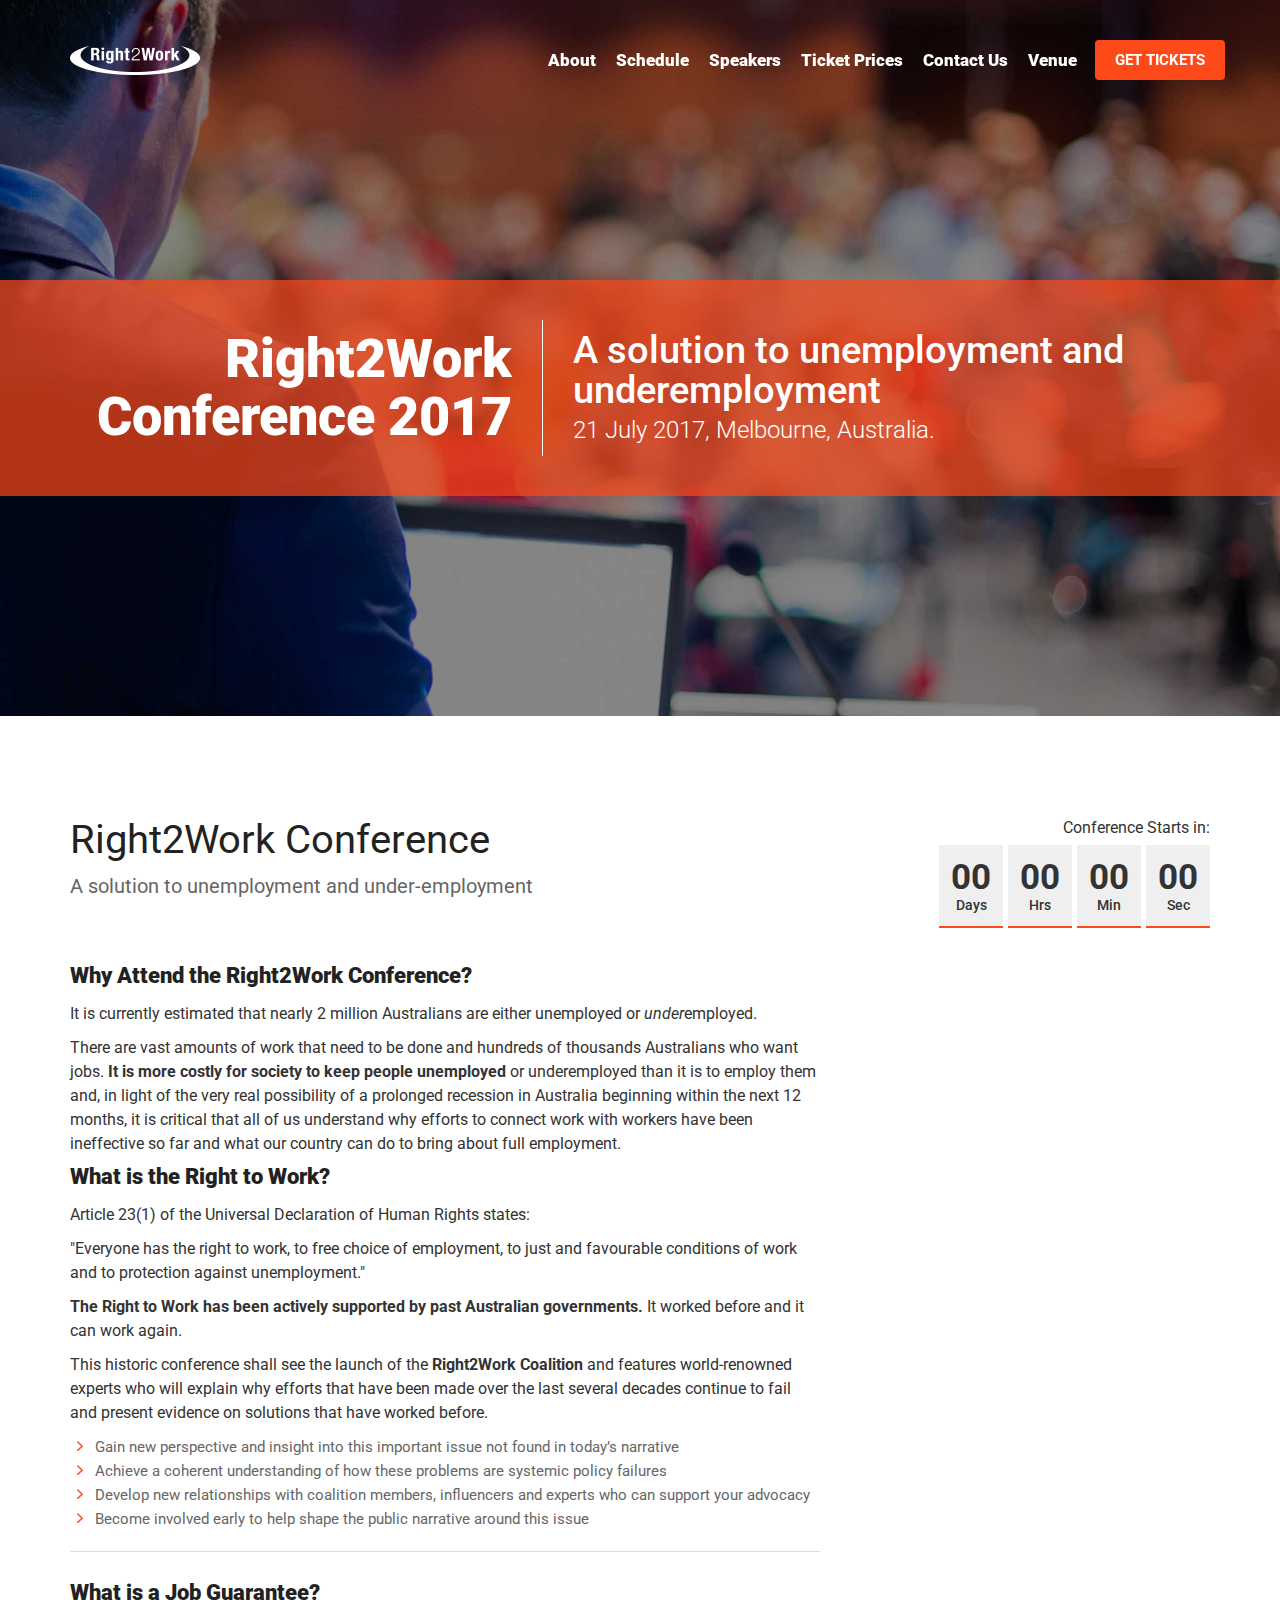
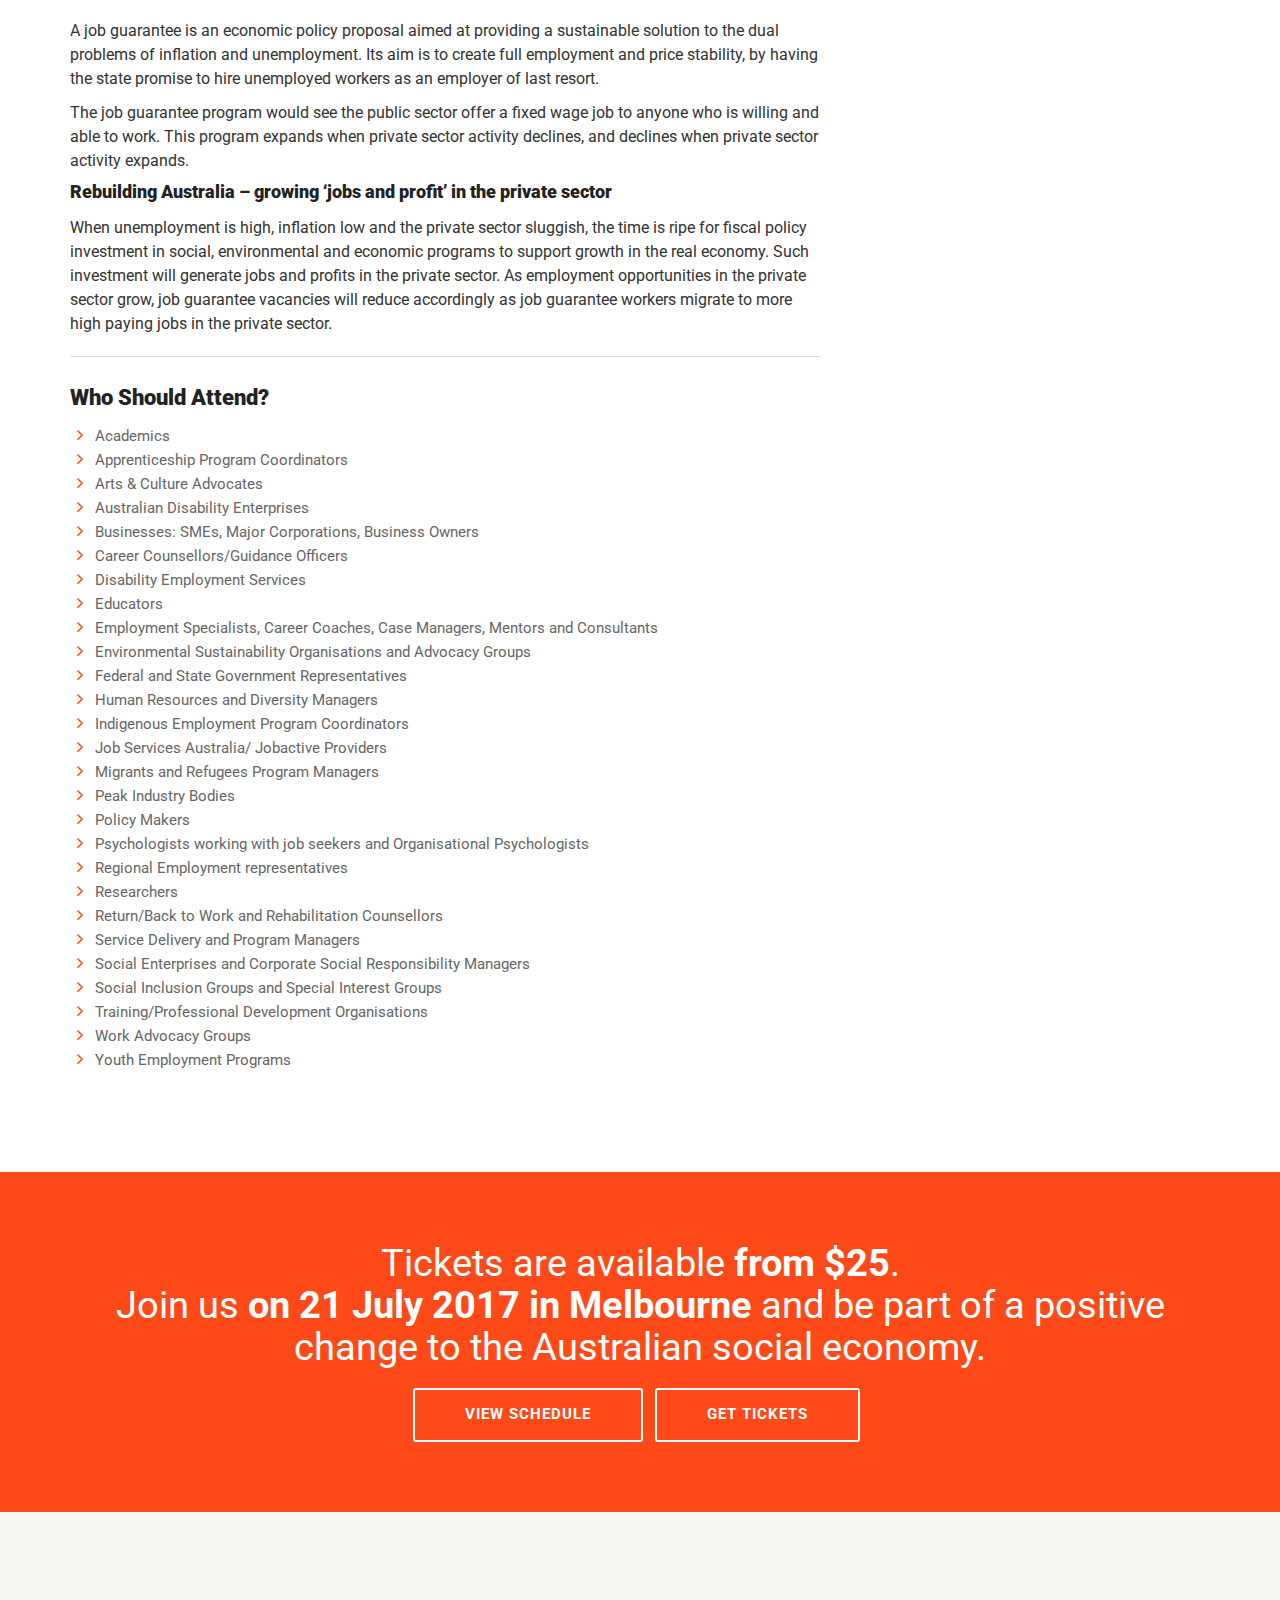
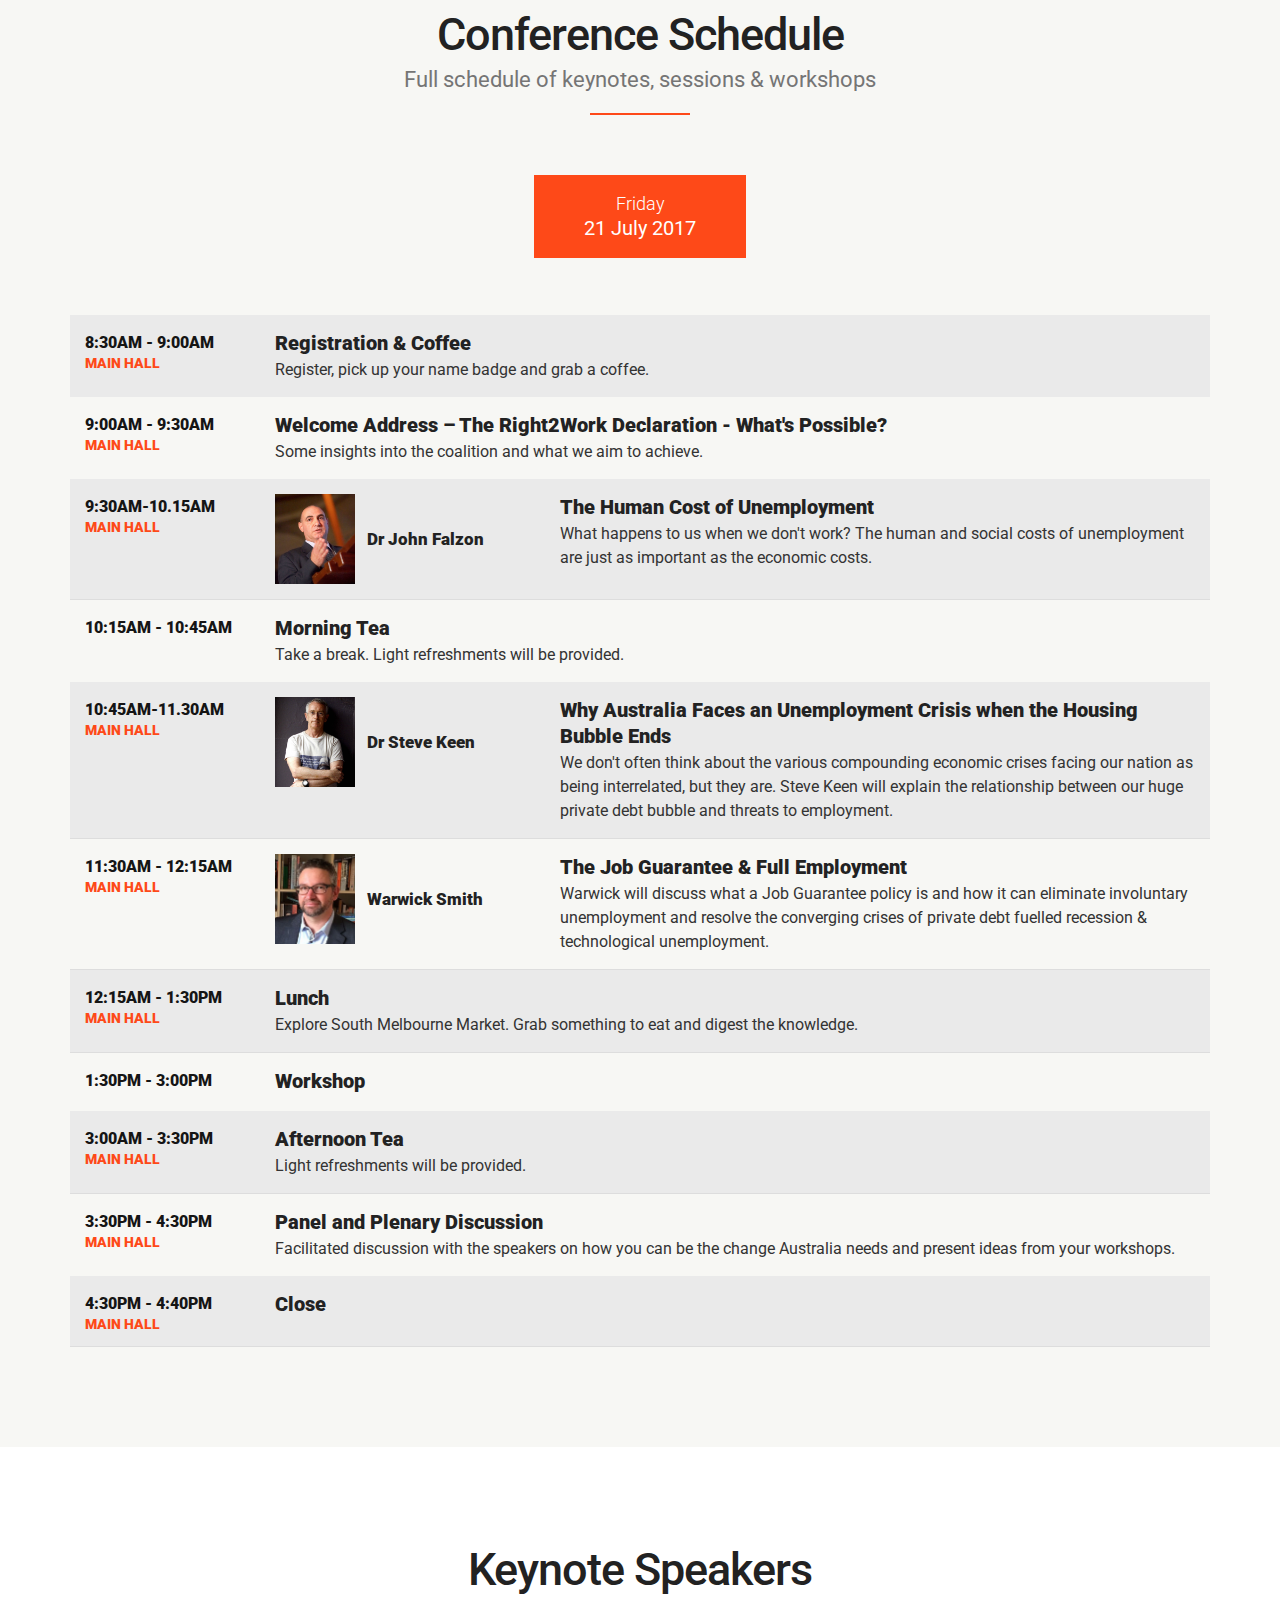
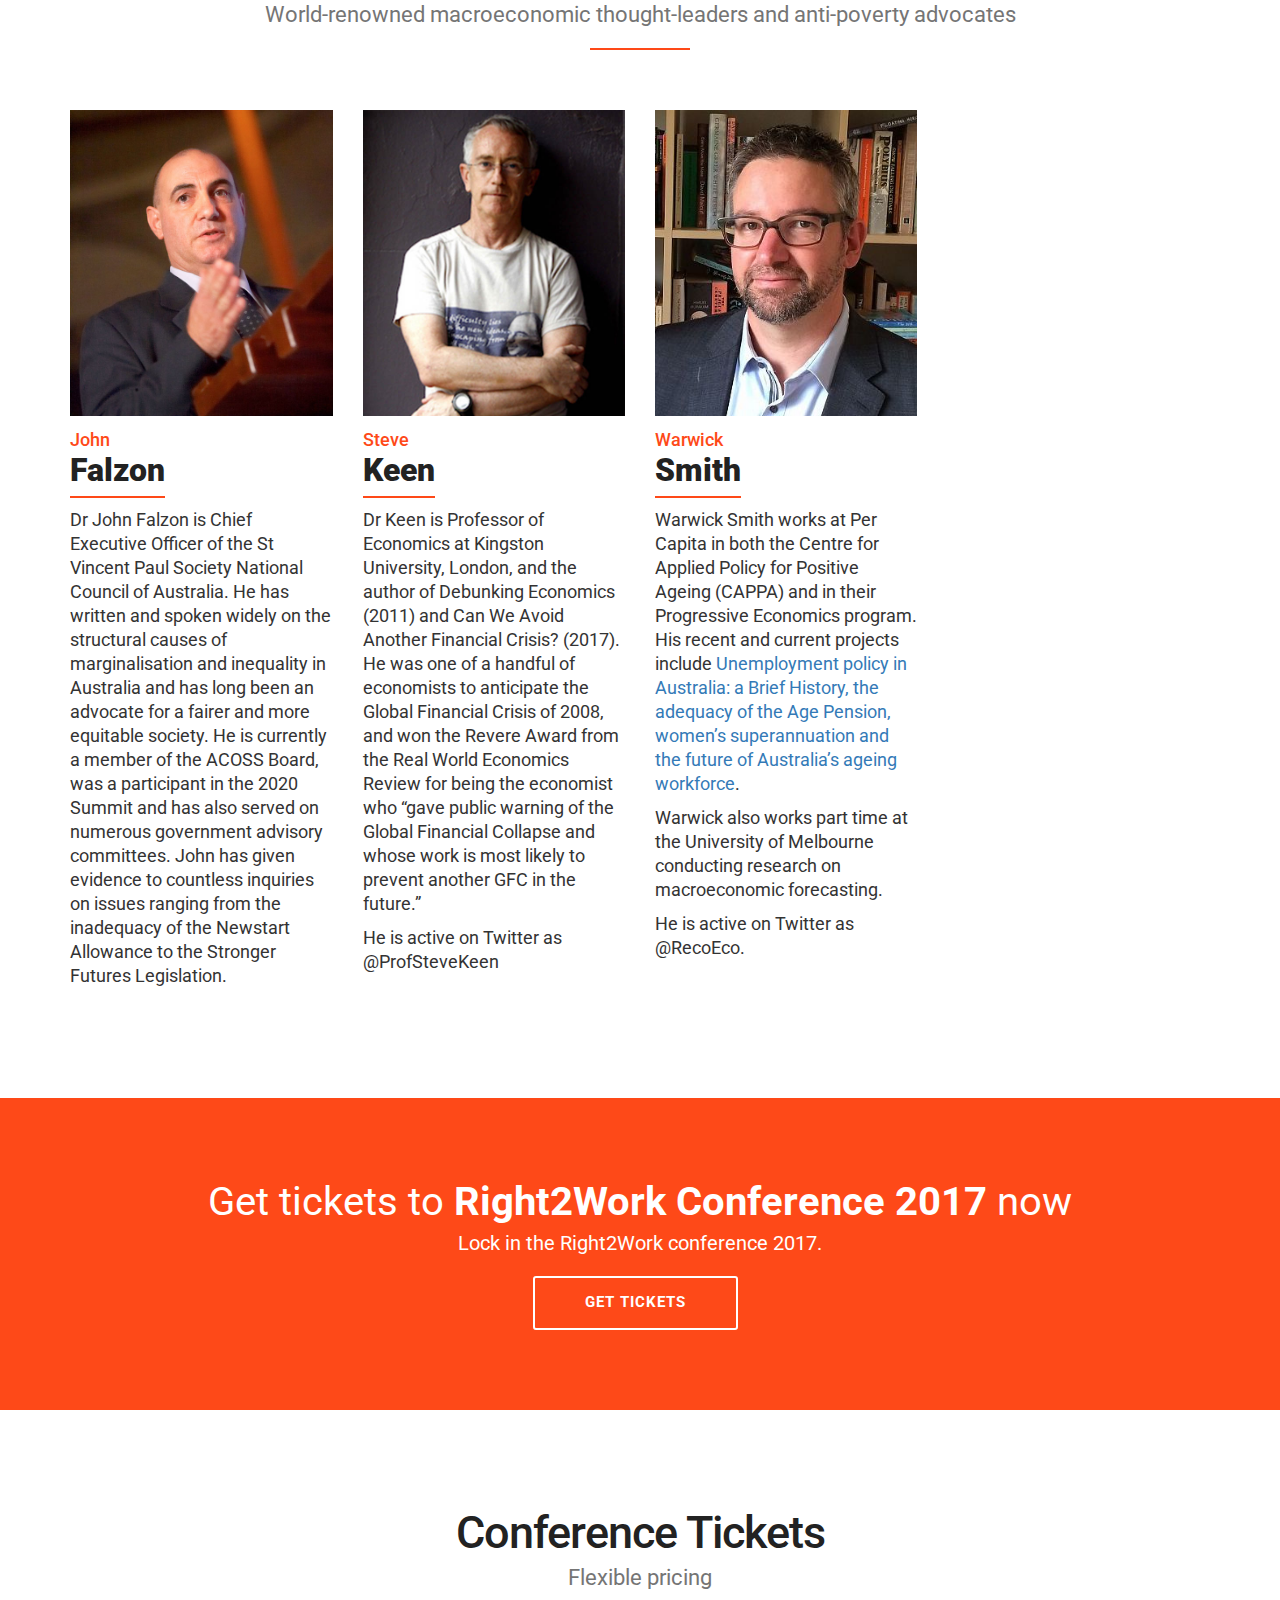
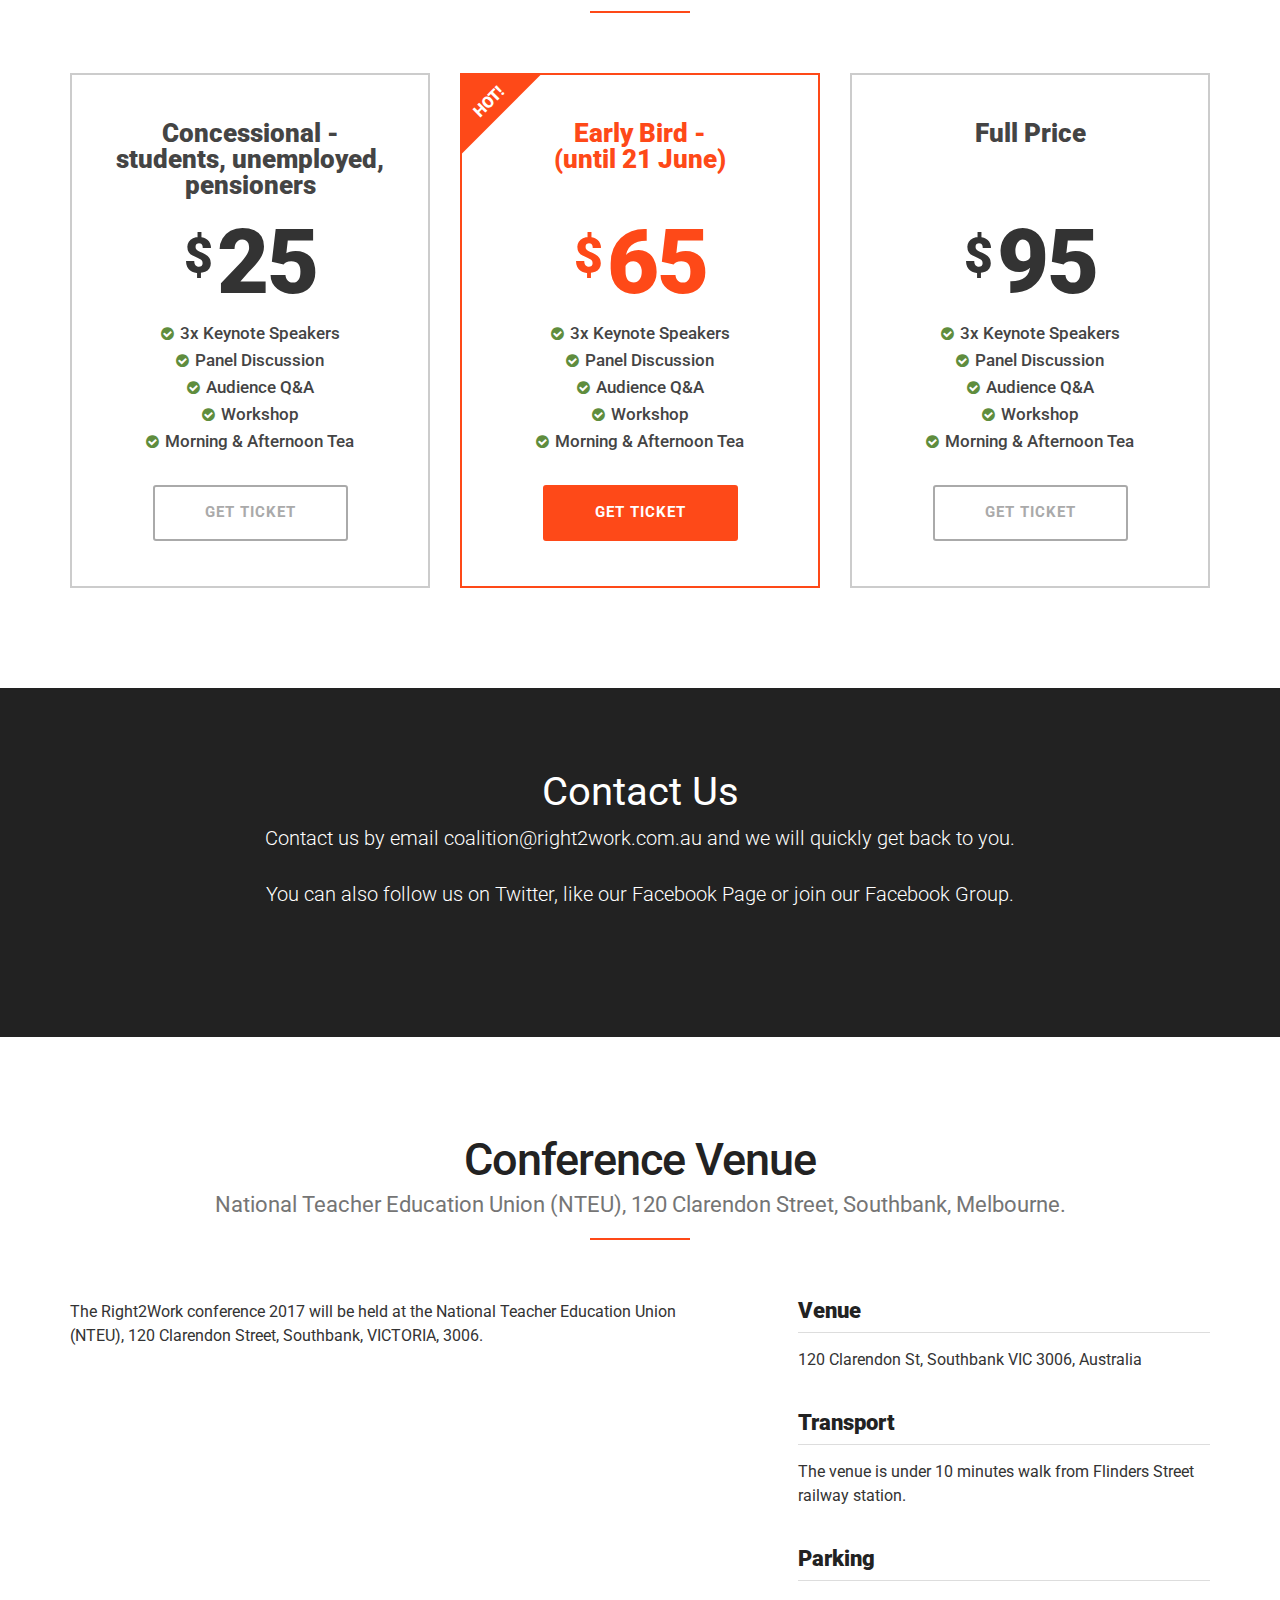
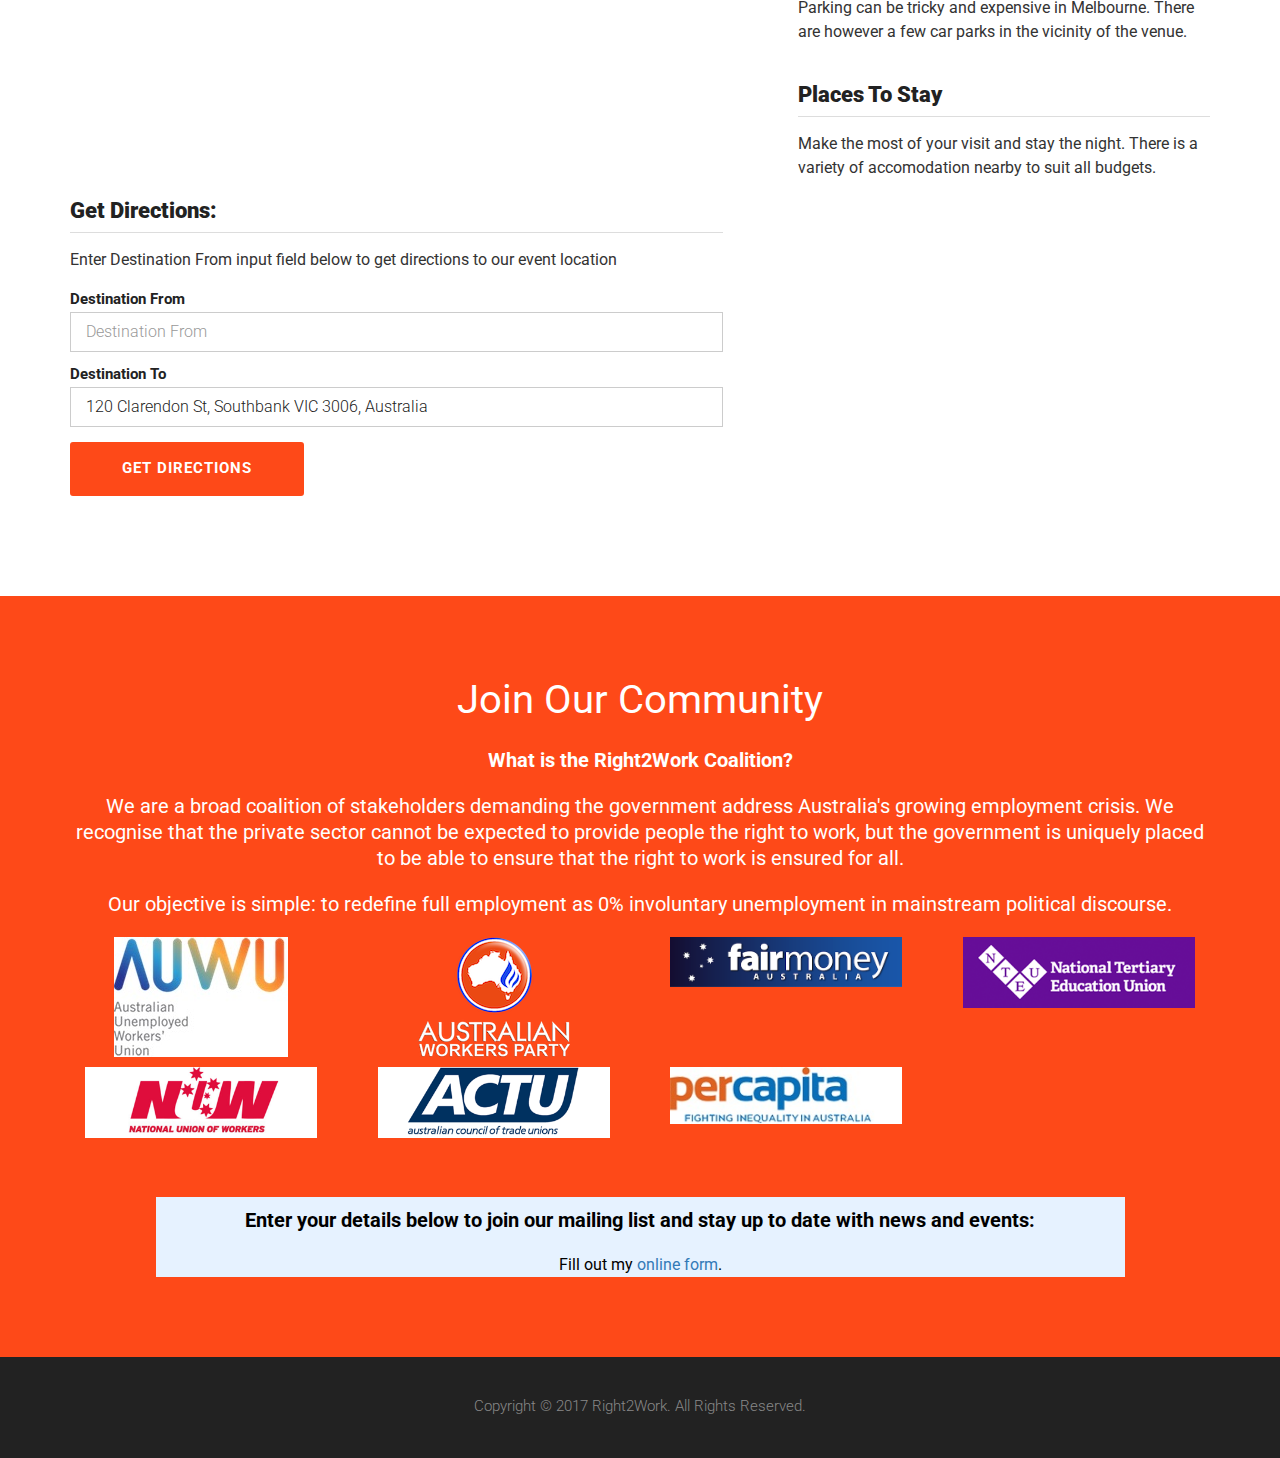
<file: index.html>
<!DOCTYPE html>
<!-- Eventry - Conference & Event Landing Page Template design by DSAThemes (http://www.dsathemes.com) -->
<!--[if lt IE 7 ]><html class="ie ie6" lang="en"> <![endif]-->
<!--[if IE 7 ]><html class="ie ie7" lang="en"> <![endif]-->
<!--[if IE 8 ]><html class="ie ie8" lang="en"> <![endif]-->
<!--[if (gte IE 9)|!(IE)]><!-->
<html lang="en"> <!--<![endif]-->

	<head>

		<meta charset="utf-8">
		<meta http-equiv="X-UA-Compatible" content="IE=edge">
		<meta name="author" content="DSAThemes">	
		<meta name="description" content="The Right2Work Conference 2017"/>
		<meta name="keywords" content="full employment, job guarantee, modern monetary theory, mmt">
		<meta name="viewport" content="width=device-width, initial-scale=1.0">
				
		<!-- SITE TITLE -->
		<title>Right2Work Conference 2017</title>
							
		<!-- FAVICON AND TOUCH ICONS  -->
		<link rel="shortcut icon" href="images/icons/favicon.ico" type="image/x-icon">
		<link rel="icon" href="images/icons/favicon.ico" type="image/x-icon">
		<link rel="apple-touch-icon" sizes="144x144" href="images/icons/apple-touch-icon-144x144.png">
		<link rel="apple-touch-icon" sizes="114x114" href="images/icons/apple-touch-icon-114x114.png">
		<link rel="apple-touch-icon" sizes="72x72" href="images/icons/apple-touch-icon-72x72.png">
		<link rel="apple-touch-icon" href="images/icons/apple-touch-icon.png">
				
		<!-- BOOTSTRAP CSS -->
		<link href="css/bootstrap.min.css" rel="stylesheet">
				
		<!-- FONT ICONS -->
		<link href="css/font-awesome.min.css" rel="stylesheet">	
				
		<!-- GOOGLE FONTS -->
		<link href='https://fonts.googleapis.com/css?family=Roboto:400,900,700,500,300' rel='stylesheet' type='text/css'>
				
		<!-- PLUGINS STYLESHEET -->
		<link href="css/owl.carousel.css" rel="stylesheet">
		<link href="css/magnific-popup.css" rel="stylesheet">
		<link href="css/flexslider.css" rel="stylesheet">
				
		<!-- TEMPLATE CSS -->
		<link href="css/style.css" rel="stylesheet"> 	
		
		<!-- Custom Colors -->
		<!-- <link href="css/brown.css" rel="stylesheet"> -->	 
		<!-- <link href="css/dark-blue.css" rel="stylesheet"> -->	 
		<!-- <link href="css/green.css" rel="stylesheet"> -->	 	
		<!-- <link href="css/lightgreen.css" rel="stylesheet"> -->
		<!-- <link href="css/orange.css" rel="stylesheet"> -->	 
		<!-- <link href="css/purple.css" rel="stylesheet"> -->	 
		<!-- <link href="css/red.css" rel="stylesheet"> -->	 	
		<!-- <link href="css/sky-blue.css" rel="stylesheet"> -->
		<!-- <link href="css/yellow.css" rel="stylesheet"> -->	

		<!-- RESPONSIVE CSS -->
		<link href="css/responsive.css" rel="stylesheet"> 

			
	</head>


	<body>
	
	
	
		<!-- PRELOADER
		============================================= -->		
		<div class="animationload">
			<div class="loader"></div>
		</div>
		
		
		
		<!-- PAGE CONTENT
		============================================= -->	
		<div id="page" class="page-wrapper">
		
		
		
			<!-- HEADER 
			============================================= -->
			<header id="header" class="header">		
				<div class="navbar navbar-fixed-top">	
					<div class="container">
					
						
						<!-- Navigation Bar -->
						<div class="navbar-header">
						
							<!-- Responsive Menu Button -->
							<button type="button" id="nav-toggle" class="navbar-toggle text-right" data-toggle="collapse" data-target="#navigation-menu">
								<span class="sr-only">Toggle navigation</span> 
								<span class="icon-bar"></span>
								<span class="icon-bar"></span>
								<span class="icon-bar"></span>
							</button>
							
							<!-- LOGO IMAGE -->
							<!-- Recommended sizes 150x34px; -->
							<a class="navbar-brand logo-white" href="#intro-4"><img src="images/logo-white.png" alt="logo"></a>
							<a class="navbar-brand logo-black" href="#intro-4"><img src="images/logo.png" alt="logo"></a>
							
						</div>	<!-- End Navigation Bar -->
						
						
						<!-- Navigation Menu -->
						<nav id="navigation-menu" class="collapse navbar-collapse">
							<ul class="nav navbar-nav navbar-right">													
																														
								<li><a href="#about">About</a></li>								
								<li><a href="#schedule">Schedule</a></li>								
								<li><a href="#speakers">Speakers</a></li>
								<li><a href="#pricing">Ticket Prices</a></li>	
                                <li><a href="#pre-register">Contact Us</a></li>	
								<li><a href="#contacts">Venue</a></li>
								<li><a class="register-btn" href="#pricing">Get Tickets</a></li>								

							</ul>
						</nav>  <!-- End Navigation Menu -->
						
						
					</div>	  <!-- End container -->
				</div>	   <!-- End navbar fixed top  -->
			</header>	<!-- END HEADER -->	
			
			
			
			<!-- INTRO-4
			============================================= -->
			<section id="intro-4" class="intro-section">			
				<div id="intro-4-content">
					<div class="container white-color">		
						<div class="row">
								
								
							<!-- INTRO TITLE -->
							<div class="col-md-5 intro-title text-right p-right-30">								
								<h2>Right2Work Conference 2017</h2> 	
							</div>								
								
							<!-- INTRO TEXT -->
							<div class="col-md-7 intro-txt p-left-30">								
								<h3>A solution to unemployment and underemployment</h3>
								<h4>21 July 2017, Melbourne, Australia.</h4>
							</div>

																	
						</div>	 <!-- End row -->
					</div>    <!-- End container -->
				</div>	  <!-- End Intro Content 	-->			
			</section>	<!-- END INTRO-4 -->
			
			
			
			<!-- ABOUT
			============================================= -->
			<section id="about" class="wide-50 about-section division">
				<div class="container">	


					<!-- ABOUT TTITLE --> 	
					<div class="row m-bottom-30">
						<div class="col-md-8 about-title">
							
							<!-- Title --> 
							<h3 class="h3-thin">Right2Work Conference</h3>
							<p class="p-lg">A solution to unemployment and under-employment</p>
							
						</div> 

						<!-- COUNTDOWN ELEMENT 	-->	
						<div class="col-md-4 countdown text-right">	
							<p>Conference Starts in:</p>
							<div id="clock"></div>
						</div>
						
					</div>	

				
					<div class="row">
					
							
						<!-- ABOUT TEXT -->
						<div class="col-md-12 col-lg-8 about-txt m-bottom-50">

						
							<!-- TEXT BLOCK #1 --> 
							<div class="about-txt-block p-bottom-10 m-bottom-30 b-bottom">
									
								<!-- Title --> 									
								<h4 class="h4-lg">Why Attend the Right2Work Conference?</h4>
								
								<!-- Text --> 	
								<p>It is currently estimated that nearly 2 million Australians are either unemployed or <em>under</em>employed.</p>
								<p>There are vast amounts of work that need to be done and hundreds of thousands Australians who want jobs. <strong>It is more costly for society to keep people unemployed</strong> or underemployed than it is to employ them and, in light of the very real possibility of a prolonged recession in Australia beginning within the next 12 months, it is critical that all of us understand why efforts to connect work with workers have been ineffective so far and what our country can do to bring about full employment.
								</p>
								<h4 class="h4-lg">What is the Right to Work?</h4>
								<p>Article 23(1) of the Universal Declaration of Human Rights states:</p>
<p>"Everyone has the right to work, to free choice of employment, to just and favourable conditions of work and to protection against unemployment."</p>

								<p><strong>The Right to Work has been actively supported by past Australian governments.</strong> It worked before and it can work again.
								</p>
                                
                                <p>This historic conference shall see the launch of the <strong>Right2Work Coalition</strong> and features world-renowned experts who will explain why efforts that have been made over the last several decades continue to fail and present evidence on solutions that have worked before.
								</p>

								
								
								<!-- List Item #1 -->
								<div class="abox m-top-10">
										
									<!-- Icon -->
									<div class="abox-icon"><i class="fa fa-angle-right" aria-hidden="true"></i></div>
										
									<!-- Text -->
									<div class="abox-txt">
										<p>Gain new perspective and insight into this important issue not found in today’s narrative</p>
									</div>
										
								</div>
							
									
								<!-- List Item #2 -->
								<div class="abox">

									<!-- Icon -->
									<div class="abox-icon"><i class="fa fa-angle-right" aria-hidden="true"></i></div>
										
									<!-- Text -->
									<div class="abox-txt">
										<p>Achieve a coherent understanding of how these problems are systemic policy failures</p>
									</div>

								</div>	
							
								
								<!-- List Item #3 -->
								<div class="abox">

									<!-- Icon -->
									<div class="abox-icon"><i class="fa fa-angle-right" aria-hidden="true"></i></div>
										
									<!-- Text -->
									<div class="abox-txt">
										<p>Develop new relationships with coalition members, influencers and experts who can support your advocacy</p>
									</div>

								</div>

							
								<!-- List Item #4 -->
								<div class="abox p-bottom-10">

									<!-- Icon -->
									<div class="abox-icon"><i class="fa fa-angle-right" aria-hidden="true"></i></div>
										
									<!-- Text -->
									<div class="abox-txt">
										<p>Become involved early to help shape the public narrative around this issue</p>
									</div>

								</div>
								
							</div>
                            
                            
                            <!-- TEXT BLOCK #2 --> 
							<div class="about-txt-block p-bottom-10 m-bottom-30 b-bottom">
							
								<!-- Title --> 	
								<h4 class="h4-lg">What is a Job Guarantee?</h4>
									
								<!-- Text --> 		
								<p>
A job guarantee is an economic policy proposal aimed at providing a sustainable solution to the dual problems of inflation and unemployment. Its aim is to create full employment and price stability, by having the state promise to hire unemployed workers as an employer of last resort.
</p><p>
The job guarantee program would see the public sector offer a fixed wage job to anyone who is willing and able to work. This program expands when private sector activity declines, and declines when private sector activity expands.
								</p>
                                
                                <h4>Rebuilding Australia – growing ‘jobs and profit’ in the private sector</h4>		
								<p>When unemployment is high, inflation low and the private sector sluggish, the time is ripe for fiscal policy investment in social, environmental and economic programs to support growth in the real economy.  Such investment will generate jobs and profits in the private sector.  As employment opportunities in the private sector grow, job guarantee vacancies will reduce accordingly as job guarantee workers migrate to more high paying jobs in the private sector.</p>

								
							</div>
							
							
							
							
							
							<!-- TEXT BLOCK #3 --> 
							<div class="about-txt-block">
							
								<!-- Title --> 									
								<h4 class="h4-lg">Who Should Attend?</h4>
                                
                                <!-- List Item -->
								<div class="abox">

									<!-- Icon -->
									<div class="abox-icon"><i class="fa fa-angle-right" aria-hidden="true"></i></div>
										
									<!-- Text -->
									<div class="abox-txt">
										<p>Academics</p>
									</div>

								</div><!-- List Item -->
                                
                                
                                <!-- List Item -->
								<div class="abox">

									<!-- Icon -->
									<div class="abox-icon"><i class="fa fa-angle-right" aria-hidden="true"></i></div>
										
									<!-- Text -->
									<div class="abox-txt">
										<p>Apprenticeship Program Coordinators</p>
									</div>

								</div><!-- List Item -->

                                <!-- List Item -->
								<div class="abox">

									<!-- Icon -->
									<div class="abox-icon"><i class="fa fa-angle-right" aria-hidden="true"></i></div>
										
									<!-- Text -->
									<div class="abox-txt">
										<p>Arts &amp; Culture Advocates</p>
									</div>

								</div><!-- List Item -->
                                
                                
                                <!-- List Item -->
								<div class="abox">

									<!-- Icon -->
									<div class="abox-icon"><i class="fa fa-angle-right" aria-hidden="true"></i></div>
										
									<!-- Text -->
									<div class="abox-txt">
										<p>Australian Disability Enterprises</p>
									</div>

								</div><!-- List Item -->
                                
                                
                                <!-- List Item -->
								<div class="abox">

									<!-- Icon -->
									<div class="abox-icon"><i class="fa fa-angle-right" aria-hidden="true"></i></div>
										
									<!-- Text -->
									<div class="abox-txt">
										<p>Businesses: SMEs, Major Corporations, Business Owners</p>
									</div>

								</div><!-- List Item -->
                                
                                
                                <!-- List Item -->
								<div class="abox">

									<!-- Icon -->
									<div class="abox-icon"><i class="fa fa-angle-right" aria-hidden="true"></i></div>
										
									<!-- Text -->
									<div class="abox-txt">
										<p>Career Counsellors/Guidance Officers</p>
									</div>

								</div><!-- List Item -->
                                
                                
                                <!-- List Item -->
								<div class="abox">

									<!-- Icon -->
									<div class="abox-icon"><i class="fa fa-angle-right" aria-hidden="true"></i></div>
										
									<!-- Text -->
									<div class="abox-txt">
										<p>Disability Employment Services</p>
									</div>

								</div><!-- List Item -->
                                
                                
                                <!-- List Item -->
								<div class="abox">

									<!-- Icon -->
									<div class="abox-icon"><i class="fa fa-angle-right" aria-hidden="true"></i></div>
										
									<!-- Text -->
									<div class="abox-txt">
										<p>Educators</p>
									</div>

								</div><!-- List Item -->
                                
                                
                                <!-- List Item -->
								<div class="abox">

									<!-- Icon -->
									<div class="abox-icon"><i class="fa fa-angle-right" aria-hidden="true"></i></div>
										
									<!-- Text -->
									<div class="abox-txt">
										<p>Employment Specialists, Career Coaches, Case Managers, Mentors and Consultants</p>
									</div>

								</div><!-- List Item -->
                                
                                
                                <!-- List Item -->
								<div class="abox">

									<!-- Icon -->
									<div class="abox-icon"><i class="fa fa-angle-right" aria-hidden="true"></i></div>
										
									<!-- Text -->
									<div class="abox-txt">
										<p>Environmental Sustainability Organisations and Advocacy Groups</p>
									</div>

								</div><!-- List Item -->
                                
                                
                                <!-- List Item -->
								<div class="abox">

									<!-- Icon -->
									<div class="abox-icon"><i class="fa fa-angle-right" aria-hidden="true"></i></div>
										
									<!-- Text -->
									<div class="abox-txt">
										<p>Federal and State Government Representatives</p>
									</div>

								</div><!-- List Item -->
                                
                                
                                <!-- List Item -->
								<div class="abox">

									<!-- Icon -->
									<div class="abox-icon"><i class="fa fa-angle-right" aria-hidden="true"></i></div>
										
									<!-- Text -->
									<div class="abox-txt">
										<p>Human Resources and Diversity Managers</p>
									</div>

								</div><!-- List Item -->
                                
                                
                                <!-- List Item -->
								<div class="abox">

									<!-- Icon -->
									<div class="abox-icon"><i class="fa fa-angle-right" aria-hidden="true"></i></div>
										
									<!-- Text -->
									<div class="abox-txt">
										<p>Indigenous Employment Program Coordinators</p>
									</div>

								</div><!-- List Item -->
                                
                                
                                <!-- List Item -->
								<div class="abox">

									<!-- Icon -->
									<div class="abox-icon"><i class="fa fa-angle-right" aria-hidden="true"></i></div>
										
									<!-- Text -->
									<div class="abox-txt">
										<p>Job Services Australia/ Jobactive Providers</p>
									</div>

								</div><!-- List Item -->
                                
                                
                                <!-- List Item -->
								<div class="abox">

									<!-- Icon -->
									<div class="abox-icon"><i class="fa fa-angle-right" aria-hidden="true"></i></div>
										
									<!-- Text -->
									<div class="abox-txt">
										<p>Migrants and Refugees Program Managers</p>
									</div>

								</div><!-- List Item -->
                                
                                
                                <!-- List Item -->
								<div class="abox">

									<!-- Icon -->
									<div class="abox-icon"><i class="fa fa-angle-right" aria-hidden="true"></i></div>
										
									<!-- Text -->
									<div class="abox-txt">
										<p>Peak Industry Bodies</p>
									</div>

								</div><!-- List Item -->
                                
                                
                                <!-- List Item -->
								<div class="abox">

									<!-- Icon -->
									<div class="abox-icon"><i class="fa fa-angle-right" aria-hidden="true"></i></div>
										
									<!-- Text -->
									<div class="abox-txt">
										<p>Policy Makers</p>
									</div>

								</div><!-- List Item -->
                                
                                
                                <!-- List Item -->
								<div class="abox">

									<!-- Icon -->
									<div class="abox-icon"><i class="fa fa-angle-right" aria-hidden="true"></i></div>
										
									<!-- Text -->
									<div class="abox-txt">
										<p>Psychologists working with job seekers and Organisational Psychologists</p>
									</div>

								</div><!-- List Item -->
                                
                                
                                <!-- List Item -->
								<div class="abox">

									<!-- Icon -->
									<div class="abox-icon"><i class="fa fa-angle-right" aria-hidden="true"></i></div>
										
									<!-- Text -->
									<div class="abox-txt">
										<p>Regional Employment representatives</p>
									</div>

								</div><!-- List Item -->
                                
                                
                                <!-- List Item -->
								<div class="abox">

									<!-- Icon -->
									<div class="abox-icon"><i class="fa fa-angle-right" aria-hidden="true"></i></div>
										
									<!-- Text -->
									<div class="abox-txt">
										<p>Researchers</p>
									</div>

								</div><!-- List Item -->
                                
                                
                                <!-- List Item -->
								<div class="abox">

									<!-- Icon -->
									<div class="abox-icon"><i class="fa fa-angle-right" aria-hidden="true"></i></div>
										
									<!-- Text -->
									<div class="abox-txt">
										<p>Return/Back to Work and Rehabilitation Counsellors</p>
									</div>

								</div><!-- List Item -->
                                
                                
                                <!-- List Item -->
								<div class="abox">

									<!-- Icon -->
									<div class="abox-icon"><i class="fa fa-angle-right" aria-hidden="true"></i></div>
										
									<!-- Text -->
									<div class="abox-txt">
										<p>Service Delivery and Program Managers</p>
									</div>

								</div><!-- List Item -->
                                
                                
                                <!-- List Item -->
								<div class="abox">

									<!-- Icon -->
									<div class="abox-icon"><i class="fa fa-angle-right" aria-hidden="true"></i></div>
										
									<!-- Text -->
									<div class="abox-txt">
										<p>Social Enterprises and Corporate Social Responsibility Managers</p>
									</div>

								</div><!-- List Item -->
                                
                                
                                <!-- List Item -->
								<div class="abox">

									<!-- Icon -->
									<div class="abox-icon"><i class="fa fa-angle-right" aria-hidden="true"></i></div>
										
									<!-- Text -->
									<div class="abox-txt">
										<p>Social Inclusion Groups and Special Interest Groups</p>
									</div>

								</div><!-- List Item -->
                                
                                
                                <!-- List Item -->
								<div class="abox">

									<!-- Icon -->
									<div class="abox-icon"><i class="fa fa-angle-right" aria-hidden="true"></i></div>
										
									<!-- Text -->
									<div class="abox-txt">
										<p>Training/Professional Development Organisations</p>
									</div>

								</div><!-- List Item -->
                                
                                
                                <!-- List Item -->
								<div class="abox">

									<!-- Icon -->
									<div class="abox-icon"><i class="fa fa-angle-right" aria-hidden="true"></i></div>
										
									<!-- Text -->
									<div class="abox-txt">
										<p>Work Advocacy Groups</p>
									</div>

								</div><!-- List Item -->
                                
                                
                                <!-- List Item -->
								<div class="abox">

									<!-- Icon -->
									<div class="abox-icon"><i class="fa fa-angle-right" aria-hidden="true"></i></div>
										
									<!-- Text -->
									<div class="abox-txt">
										<p>Youth Employment Programs</p>
									</div>

								</div><!-- List Item -->
                                
                                
							
							</div>						


						</div> 
						
						
						
						
					</div> 	   <!-- End row -->						
				</div>	   <!-- End container -->	
			</section>	<!-- END ABOUT -->	

			

			<!-- PROMO
			============================================= -->
			<section id="promo" class="p-top-70 p-bottom-70 promo-section division">
				<div class="container">
					<div class="row">				
						<div class="col-md-12 text-center white-color">
						
							<!-- Title -->
							<h3 class="h3-thin">Tickets are available <span>from $25</span>. <br>Join us <span>on 21 July 2017 in Melbourne</span> and be part of a positive change to the Australian social economy.</h3>
						
							<!-- Buttons -->
							<div class="promo-buttons m-top-10">
								<a href="#schedule" class="btn btn-lg btn-tra internal-link">View Schedule</a>	
								<a href="#pricing" class="btn btn-lg btn-tra internal-link">Get Tickets</a>
							</div> 	
						</div> 						
					</div>	  <!-- End row -->	
				</div> 	   <!-- End container -->			
			</section>	<!-- END PROMO -->	
			
			
			
			<!-- EVENT SCHEDULE
			============================================= -->
			<section id="schedule" class="bg-grey wide-100 schedule-section division">
				<div class="container">
				
				
					<!-- SECTION TITLE -->				
					<div class="row">
						<div class="col-md-10 col-md-offset-1 section-title">
						
							<!-- Title -->
							<h3>Conference <span>Schedule</span></h3>
							<p>Full schedule of keynotes, sessions &amp; workshops</p>
														
						</div>
					</div>
					
					
					<!-- SCHEDULE TABS HOLDER -->
					<div class="row">					
						<div class="col-md-12">
							<div id="tabs-holder">				
								<div class="tab-content">
								
								
									<!-- SCHEDULE TABS NAV -->
									<div class="row">
									
										<!-- Schedule Tabs Navigation -->
										<div class="col-md-12 tabs-nav m-bottom-50 text-center">
											<ul class="nav nav-tabs" role="tablist">
												<li class="active"><a href="#tab-1" role="tab" data-toggle="tab"><span>Friday</span> 21 July 2017</a></li>
												
											</ul>
										</div>

									</div>
                                    
                                    
									
									
									<!-- SCHEDULE TAB #1 CONTENT (DAY #1) -->
									<div id="tab-1" class="tab-pane day-1 active">
                                    
                                    
                                    
                                    <!-- SCHEDULE EVENT #1-1 -->
										<div class="row schedule-event grey">
										
											<!-- Event Time / Event Room -->
											<div class="col-md-2 event-data"> 
												<span class="event-time">8:30AM - 9:00AM</span>
												<span class="event-room">Main Hall</span>
											</div>
											
											<!-- Event Description -->
											<div class="col-md-10 event-description">											
												<h4>Registration &amp; Coffee</h4>								
												<p>Register, pick up your name badge and grab a coffee.</p>
												<p class="event-description-notice"></p>
											</div>
										
										</div>
                                    
                                    
                                    <!-- SCHEDULE EVENT #1-2 -->
										<div class="row schedule-event">
										
											<!-- Event Time / Event Room -->
											<div class="col-md-2 event-data"> 
												<span class="event-time">9:00AM - 9:30AM</span>
												<span class="event-room">Main Hall</span>
											</div>
											
											<!-- Event Description -->
											<div class="col-md-10 event-description">											
												<h4>Welcome Address – The Right2Work Declaration - What's Possible?</h4>								
												<p>Some insights into the coalition and what we aim to achieve.</p>
												<p class="event-description-notice"></p>
											</div>
										
										</div>
                                    
									
									
										<!-- SCHEDULE EVENT #1-6 -->
										<div class="row schedule-event b-bottom grey">
										
											<!-- Event Time / Event Room -->
											<div class="col-md-2 event-data"> 
												<span class="event-time">9:30AM-10.15AM</span>
												<span class="event-room">Main Hall</span>
											</div>
											
											<!-- Event Speakers -->
											<div class="col-md-4 col-lg-3 event-speaker clearfix">
											
												<!-- Keynote Speaker -->
												<div class="keynote-speaker">												

													<div class="speaker-avatar"><img src="images/thumbs/falzon-john-09web1.jpg" alt="John Falzon"></div>
													<div class="speaker-data">
														<h5>Dr John Falzon</h5>
														<!--<p>CEO, St Vincent de Paul Society National Council of Australia</p>-->
													</div>													
												</div>
												
											</div>
											
											<!-- Event Description -->
											<div class="col-md-6 col-lg-7 event-description">												
												<h4>The Human Cost of Unemployment</h4>								
												<p>What happens to us when we don't work? The human and social costs of unemployment are just as important as the economic costs.</p>	

											</div>
											
										</div>
                                        
                                        
                                        <!-- SCHEDULE EVENT #1-4 -->
										<div class="row schedule-event">
										
											<!-- Event Time / Event Room -->
											<div class="col-md-2 event-data"> 
												<span class="event-time">10:15AM - 10:45AM</span>
												<span class="event-room"></span>
											</div>
											
											<!-- Event Description -->
											<div class="col-md-10 event-description">											
												<h4>Morning Tea</h4>								
												<p>Take a break. Light refreshments will be provided.</p>
												<p class="event-description-notice"></p>
											</div>
										
										</div>
                                    
									
                                        <!-- SCHEDULE EVENT #1-5 -->
										<div class="row schedule-event b-bottom grey">
										
											<!-- Event Time / Event Room -->
											<div class="col-md-2 event-data"> 
												<span class="event-time">10:45AM-11.30AM</span>
												<span class="event-room">Main Hall</span>
											</div>
											
											<!-- Event Speakers -->
											<div class="col-md-4 col-lg-3 event-speaker clearfix">
											
												<!-- Keynote Speaker -->
												<div class="keynote-speaker">												
													<div class="speaker-avatar"><img src="images/thumbs/speaker-2.jpg" alt="Speaker Name"></div>
													<div class="speaker-data">
														<h5>Dr Steve Keen</h5>
													</div>													
												</div>	
												
											</div>
											
											<!-- Event Description -->
											<div class="col-md-6 col-lg-7 event-description">											
												<h4>Why Australia Faces an Unemployment Crisis when the Housing Bubble Ends</h4>								
												<p>We don't often think about the various compounding economic crises facing our nation as being interrelated, but they are. Steve Keen will explain the relationship between our huge private debt bubble and threats to employment.</p>													
											</div>
											
										</div>
                                        
										
										<!-- SCHEDULE EVENT #1-3 -->
										<div class="row schedule-event b-bottom">
										
											<!-- Event Time / Event Room -->
											<div class="col-md-2 event-data"> 
												<span class="event-time">11:30AM - 12:15AM</span>
												<span class="event-room">Main Hall</span>
											</div>
											
											<!-- Event Speakers -->
											<div class="col-md-4 col-lg-3 event-speaker clearfix">
											
												<!-- Keynote Speaker -->
												<div class="keynote-speaker">												
													<div class="speaker-avatar"><img src="images/thumbs/profile-336.jpg" alt="Warwick Smith"></div>
													<div class="speaker-data">
														<h5>Warwick Smith</h5>
													</div>													
												</div>	
												
											</div>
											
											<!-- Event Description -->
											<div class="col-md-6 col-lg-7 event-description">											
												<h4>The Job Guarantee &amp; Full Employment</h4>								
												<p>Warwick will discuss what a Job Guarantee policy is and how it can eliminate involuntary unemployment and resolve the converging crises of private debt fuelled recession &amp; technological unemployment.</p>
											</div>
											
										</div>
										


										<!-- SCHEDULE EVENT #1-7 -->
										<div class="row schedule-event b-bottom grey">
										
											<!-- Event Time/Event Room -->
											<div class="col-md-2 event-data"> 
												<span class="event-time">12:15AM - 1:30PM</span>
												<span class="event-room">Main Hall</span>
											</div>
																						
											<!-- Event Description -->
											<div class="col-md-10 event-description">											
												<h4>Lunch</h4>								
												<p>Explore South Melbourne Market. Grab something to eat and digest the knowledge.</p>												
											</div>
										
										</div>
                                        
                                        
                                        <!-- SCHEDULE EVENT #1-8 -->
										<div class="row schedule-event">
										
											<!-- Event Time / Event Room -->
											<div class="col-md-2 event-data"> 
												<span class="event-time">1:30PM - 3:00PM</span>
												<span class="event-room"></span>
											</div>
											
											<!-- Event Description -->
											<div class="col-md-10 event-description">											
												<h4>Workshop</h4>								
												<p></p>
												<p class="event-description-notice"></p>
											</div>
										
										</div>
                                        
                                        
                                        <!-- SCHEDULE EVENT #1-9 -->
										<div class="row schedule-event b-bottom grey">
										
											<!-- Event Time/Event Room -->
											<div class="col-md-2 event-data"> 
												<span class="event-time">3:00AM - 3:30PM</span>
												<span class="event-room">Main Hall</span>
											</div>
																						
											<!-- Event Description -->
											<div class="col-md-10 event-description">											
												<h4>Afternoon Tea</h4>								
												<p>Light refreshments will be provided.</p>												
											</div>
										
										</div>
                                    
										
										
										<!-- SCHEDULE EVENT #1-10 -->
										<div class="row schedule-event">
										
											<!-- Event Time / Event Room -->
											<div class="col-md-2 event-data"> 
												<span class="event-time">3:30PM - 4:30PM</span>
												<span class="event-room">Main Hall</span>
											</div>
											
											<!-- Event Description -->
											<div class="col-md-10 event-description">											
												<h4>Panel and Plenary Discussion</h4>								
												<p>Facilitated discussion with the speakers on how you can be the change Australia needs and present ideas from your workshops.</p>
											</div>
										
										</div>

										<!-- SCHEDULE EVENT #1-10 -->
										<div class="row schedule-event b-bottom grey">
										
											<!-- Event Time / Event Room -->
											<div class="col-md-2 event-data"> 
												<span class="event-time">4:30PM - 4:40PM</span>
												<span class="event-room">Main Hall</span>
											</div>
											
											<!-- Event Description -->
											<div class="col-md-10 event-description">											
												<h4>Close</h4>								
												<p></p>
											</div>
										
										</div>
										
										
										
	
									</div>	<!-- END SCHEDULE TAB #1 CONTENT (DAY #1) -->
									
																		
									
									

								</div>
							</div>			
						</div>
					</div>	<!-- END SCHEDULE TABS HOLDER -->	
					
					
					<!-- SCHEDULE DOWNLOAD BUTTON
					<div class="row m-top-50">
						<div class="col-md-12 schedule-download text-center">
							<a href="#" class="btn btn-lg">Download Schedule</a>
						</div>
					</div> -->
						
					
				</div>	  <!-- End container -->	
			</section>	<!-- END EVENT SCHEDULE -->	
			
			
		
			
			
			
			<!-- SPEAKERS
			============================================= -->		
			<section id="speakers" class="wide-50 speakers-section division">
				<div class="container">	
				
							
					<!-- SECTION TITLE -->				
					<div class="row">
						<div class="col-md-10 col-md-offset-1 section-title">
						
							<!-- Title -->
							<h3>Keynote Speakers</h3>	
							<p>World-renowned macroeconomic thought-leaders and anti-poverty advocates</p>	
														
						</div>
					</div>
						
						
					<!-- SPEAKERS HOLDER -->
					<div class="row">
						<ul class="speakers-wrapper">
					
						
							
							<!-- SPEAKER #3 -->
							<li class="col-sm-6 col-md-3 m-bottom-50">			
								<div class="speaker">
									
									<!-- Speaker Photo  -->	
									<div class="img-block">
									
										<!-- Photo Hower Content -->	
										<div class="img-block-wrapper-hover">
											<div class="social-icons">
												

											</div>
										</div>
										
										<!-- Photo Link -->	
										<img class="img-responsive" src="images/thumbs/falzon-john-09web1.jpg" alt="John Falzon" >
										
									</div>
										
									<!-- Speaker Meta  -->		
									<div class="speaker-img-meta">
										<h4>John</h4>
										<h2>Falzon</h2>
                                                                                <p>Dr John Falzon is Chief Executive Officer of the St Vincent Paul Society National Council of Australia. He has written and spoken widely on the structural causes of marginalisation and inequality in Australia and has long been an advocate for a fairer and more equitable society. He is currently a member of the ACOSS Board, was a participant in the 2020 Summit and has also served on numerous government advisory committees. John has given evidence to countless inquiries on issues ranging from the inadequacy of the Newstart Allowance to the Stronger Futures Legislation.</p>
                                        
									</div>
									
								</div>
							</li>			
						  
							<!-- SPEAKER #2 -->
							<li class="col-sm-6 col-md-3 m-bottom-50">			
								<div class="speaker">
									
									<!-- Speaker Photo  -->	
									<div class="img-block">
									
										<!-- Photo Hower Content -->	
										<div class="img-block-wrapper-hover">
											<div class="social-icons">
												

											</div>
										</div>
										
										<!-- Photo Link -->	
										<img class="img-responsive" src="images/thumbs/speaker-2.jpg" alt="speaker-foto" >
										
									</div>
										
									<!-- Speaker Meta  -->		
									<div class="speaker-img-meta">
										<h4>Steve</h4>
										<h2>Keen</h2>
<p>Dr Keen is Professor of Economics at Kingston University, London, and the author of Debunking Economics (2011) and Can We Avoid Another Financial Crisis? (2017). He was one of a handful of economists to anticipate the Global Financial Crisis of 2008, and won the Revere Award from the Real World Economics Review for being the economist who “gave public warning of the Global Financial Collapse and whose work is most likely to prevent another GFC in the future.”</p>
<!--
<p>His main research interest is complex system models of financial instability. He has over 70 refereed publications on money creation, empirical analysis of credit dynamics, mathematical flaws in conventional economic theory. He designed the Open Source system <a href="https://sourceforge.net/projects/minsky/">dynamics program Minsky</a>, which extended the system dynamics paradigm by enabling financial flow equations to be derived from double entry bookkeeping tables.</p>
-->
<p>He is active on Twitter as @ProfSteveKeen</p>
                                        
									</div>
									
								</div>
							</li>			


							<!-- SPEAKER #1 -->
							<li class="col-sm-6 col-md-3 m-bottom-50">
								<div class="speaker">
									
									<!-- Speaker Photo  -->	
									<div class="img-block">
									
										<!-- Photo Hower Content -->	
										<div class="img-block-wrapper-hover">
											<div class="social-icons">
											

											</div>
										</div>
										
										<!-- Photo Link -->									
										<img class="img-responsive" src="images/thumbs/profile-336.jpg" alt="speaker-foto" >
										
									</div>
									
									<!-- Speaker Meta  -->		
									<div class="speaker-img-meta">
										<h4>Warwick</h4>
										<h2>Smith</h2>
										<p>Warwick Smith works at Per Capita in both the Centre for Applied Policy for Positive Ageing (CAPPA) and in their Progressive Economics program. His recent and current projects include <a href="http://percapita.org.au/research/unemployment-policy-australia/">Unemployment policy in Australia: a Brief History, the adequacy of the Age Pension, women’s superannuation and the future of Australia’s ageing workforce</a>.</p>
<p>Warwick also works part time at the University of Melbourne conducting research on macroeconomic forecasting.</p>
<p>He is active on Twitter as @RecoEco.</p>
									</div>							
										
								</div>
							</li>
						
						
						
												
							
						
						
							
							

						</ul>	
					</div>	<!-- END SPEAKERS HOLDER -->
					
						
				</div>	   <!-- End container -->
			</section>	<!-- END SPEAKERS -->
			
			
			
			
			<!-- CALL TO ACTION
			============================================= -->
			<section id="call-to-action" class="p-top-80 p-bottom-80 call-to-action division">
				<div class="container">
					<div class="row">									
						<div class="col-md-12 col-lg-10 col-lg-offset-1 text-center white-color">
						
							<!-- Title -->
							<h3 class="h3-thin">Get tickets to <span>Right2Work Conference 2017</span> now</h3>
							
							<!-- Text -->
							<p class="p-lg">Lock in the Right2Work conference 2017.</p>
							
							<!-- Button -->
							<div class="cta-buttons">
								<a href="#pricing" class="btn btn-lg btn-tra internal-link">Get Tickets</a>
							</div>
							
						</div>					
					</div>	   <!-- End row -->
				</div>		<!-- End container -->
			</section>	 <!-- END CALL TO ACTION -->
			
			
			
			<!-- PRICING
			============================================= -->
			<section id="pricing" class="wide-50 pricing-section division">
				<div class="container">	
				
				
					<!-- SECTION TITLE -->				
					<div class="row">
						<div class="col-md-10 col-md-offset-1 section-title">
						
							<!-- Title -->
							<h3>Conference Tickets</h3>	
							<p>Flexible pricing</p>	
														
						</div>
					</div>

				
					<div class="row pricing-row">
					
					
						<!-- PRICE PLAN INITIAL -->
						<div class="col-md-4 m-bottom-50">
							<div class="pricing-table text-center">		
								
								<!-- Table Header  -->
								<h3>Concessional -<br>students, unemployed, pensioners</h3>

								<!-- Plan Price  -->
								<div class="price">
									<sup>$</sup>
									<span>25</span>	
								</div>
																	
								<!-- Plan Features  -->
								<ul class="features">
									<li><i class="fa fa-check-circle" aria-hidden="true"></i> 3x Keynote Speakers</li>
									<li><i class="fa fa-check-circle" aria-hidden="true"></i> Panel Discussion</li>
									<li><i class="fa fa-check-circle" aria-hidden="true"></i> Audience Q&amp;A</li>
									<li><i class="fa fa-check-circle" aria-hidden="true"></i> Workshop</li>
									<li><i class="fa fa-check-circle" aria-hidden="true"></i> Morning &amp; Afternoon Tea</li>
									
								</ul>
										
								<!-- Table Button  -->
								<a href="https://www.eventbrite.com.au/e/right-2-work-conference-tickets-30188924887#tickets" class="btn btn-lg btn-tra">Get Ticket</a>

							</div>
						</div>	<!-- END PRICE PLAN INITIAL -->
						
						
						<!-- PRICE PLAN STANDARD -->
						<div class="col-md-4 m-bottom-50">	
							<div class="pricing-table text-center highlight">
								<span class="sale-label">Hot!</span>
								
								<!-- Table Header  -->
								<h3>Early Bird -<br>(until 21 June)<br><br></h3>
								<div class="down-arrow"></div>

								<!-- Plan Price  -->
								<div class="price">
									<sup>$</sup>
									<span>65</span>	
								</div>
																	
								<!-- Plan Features  -->
								<ul class="features">
									<li><i class="fa fa-check-circle" aria-hidden="true"></i> 3x Keynote Speakers</li>
									<li><i class="fa fa-check-circle" aria-hidden="true"></i> Panel Discussion</li>
									<li><i class="fa fa-check-circle" aria-hidden="true"></i> Audience Q&amp;A</li>
									<li><i class="fa fa-check-circle" aria-hidden="true"></i> Workshop</li>
									<li><i class="fa fa-check-circle" aria-hidden="true"></i> Morning &amp; Afternoon Tea</li>
								</ul>
										
								<!-- Table Button  -->
								<a href="https://www.eventbrite.com.au/e/right-2-work-conference-tickets-30188924887#tickets" class="btn btn-lg">Get Ticket</a>

							</div>
						</div>	<!-- END PRICE PLAN STANDARD -->
						
						
						<!-- PRICE PLAN GOLDEN -->
						<div class="col-md-4 m-bottom-50">
							<div class="pricing-table text-center">		
								
								<!-- Table Header  -->
								<h3>Full Price<br><br><br></h3>

								<!-- Plan Price  -->
								<div class="price">
									<sup>$</sup>
									<span>95</span>	
								</div>
																	
								<!-- Plan Features  -->
								<ul class="features">
								    <li><i class="fa fa-check-circle" aria-hidden="true"></i> 3x Keynote Speakers</li>
									<li><i class="fa fa-check-circle" aria-hidden="true"></i> Panel Discussion</li>
									<li><i class="fa fa-check-circle" aria-hidden="true"></i> Audience Q&amp;A</li>
									<li><i class="fa fa-check-circle" aria-hidden="true"></i> Workshop</li>
									<li><i class="fa fa-check-circle" aria-hidden="true"></i> Morning &amp; Afternoon Tea</li>
								</ul>
										
								<!-- Table Button  -->
								<a href="https://www.eventbrite.com.au/e/right-2-work-conference-tickets-30188924887#tickets" class="btn btn-lg btn-tra">Get Ticket</a>

							</div>
						</div>	<!-- END PRICE PLAN GOLDEN -->
						
						
					</div>	 <!-- End row -->	
					
					
					<!-- PRICING NOTICE MESSAGE 	
					<div class="row">
						<div class="col-md-12 text-center pricing-notice m-bottom-50">
							<p>Need additional pricing info? <a href="mailto:support@example.com">Get in touch</a> for custom and high-volume pricing.</p>
						</div>
					</div>	--> <!-- End row -->	
					
					
				</div>    <!-- End container -->		
			</section>	<!-- END PRICING -->
			
			
			
			<!-- REGISTER FORM 
			============================================= -->
			<section id="pre-register" class="pre-register division">
				<div class="container">
					<div class="row">									
						<div class="col-md-12 col-lg-10 col-lg-offset-1 text-center white-color">
						
							<!-- Title -->
							<h3 class="h3-thin">Contact Us</span></h3>
							
							<!-- Text -->
							<p class="p-lg">Contact us by email <a href="mailto:coalition@right2work.org.au">coalition@right2work.com.au</a> and we will quickly get back to you.</p>
							<p class="p-lg">You can also follow us on <a href="https://twitter.com/R2WCoalition">Twitter</a>, like our <a href="https://www.facebook.com/Right2Work-Coalition-1885693585042966/?ref=br_rs">Facebook Page</a> or join our <a href="https://www.facebook.com/groups/419301348429126/?ref=br_rs">Facebook Group</a>.</p>
							
							
							
						</div>					
					</div>	   <!-- End row -->
				</div>		<!-- End container -->	
			</section>	<!-- END REGISTER FORM  -->
			
			
			
			<!-- CONTACTS
			============================================= -->	
			<section id="contacts" class="wide-50 contacts-section division">	
				<div class="container">
				
				
					<!-- SECTION TITLE -->				
					<div class="row">
						<div class="col-md-10 col-md-offset-1 section-title">
						
							<!-- Title -->
							<h3>Conference Venue</h3>
							<p>National Teacher Education Union (NTEU), 120 Clarendon Street, Southbank, Melbourne.</p>
														
						</div>
					</div>
				
				
					<div class="row">
					
					
						<div class="col-md-7 m-bottom-50">

						
							<!-- Text -->
							<p>The Right2Work conference 2017 will be held at the National Teacher Education Union (NTEU), 120 Clarendon Street, Southbank, VICTORIA, 3006.
							</p>	

							
							<!-- GOOGLE MAP -->
							<div class="google-map m-top-30">
							
								<!-- Embedded Google Map using an iframe - to select your location find it on Google maps and paste the link as the iframe src. If you want to use the Google Maps API instead then have at it! -->					
								<iframe src="https://www.google.com/maps/embed?pb=!1m18!1m12!1m3!1d12605.343382644582!2d144.94952956748713!3d-37.829022779749586!2m3!1f0!2f0!3f0!3m2!1i1024!2i768!4f13.1!3m3!1m2!1s0x6ad65d558538f5bb%3A0x566980081a58e90f!2s120+Clarendon+St%2C+Southbank+VIC+3006!5e0!3m2!1sen!2sau!4v1491959797955" width="600" height="450" frameborder="0" style="border:0" allowfullscreen></iframe>
									
							</div>	
							
							
							<!-- GET DIRECTION FORM -->
							<div class="m-top-30">
								
								<!-- Title -->
								<h4 class="h4-lg">Get Directions:</h4>									
								<p class="m-bottom-20">Enter Destination From input field below to get directions to our event location</p>
								
								<!-- Form -->
								<form class="direction-form" action='http://maps.google.com/maps' method='get' target='_blank'>
									
									<p>Destination From</p>
									<input type='text' class="form-control" name='saddr' placeholder="Destination From" />
										
									<p>Destination To</p>
									<input class="form-control" name='daddr' value='120 Clarendon St, Southbank VIC 3006, Australia' />  <!-- Type Your Event Address Here -->
										
									<span class="direction"><input type="submit" class="btn btn-lg" value='get directions' /></span>

								</form>
								
							</div>
							
						
						</div>
						
						
						<!-- CONFERENCE VENUE DATA -->
						<div class="col-md-5 venue-data m-bottom-50 p-left-60">
							<div class="contacts-info">
							
										
								<!-- VENUE  -->
								<div class="contact-info-item">
								
									<!-- Text -->
									<h4 class="h4-lg">Venue</h4>	
									<p>120 Clarendon St, Southbank VIC 3006, Australia</p>
									
									
								</div>
								
								
								<!-- TRANSPORT -->
								<div class="contact-info-item m-top-40">
								
									<!-- Text -->
									<h4 class="h4-lg">Transport</h4>
									<p>The venue is under 10 minutes walk from Flinders Street railway station.</p>
									
								</div>
								
								
								<!-- PARKING -->
								<div class="contact-info-item m-top-40">
								
									<!-- Text -->
									<h4 class="h4-lg">Parking</h4>
									<p>Parking can be tricky and expensive in Melbourne. There are however a few car parks in the vicinity of the venue.
									</p>
									
								</div>
								
								
								<!-- PLACES TO STAY -->
								<div class="contact-info-item m-top-40">
								
									<!-- Text -->
									<h4 class="h4-lg">Places To Stay </h4>
									<p>Make the most of your visit and stay the night. There is a variety of accomodation nearby to suit all budgets.</p>
									
								</div>
								
								
								
								

							</div>								
						</div>
						
						
					</div>	  <!-- End row -->
				</div>	   <!-- End container -->
			</section>	<!-- END CONTACTS -->	
			
			
			
			<!-- JOIN OUR COMMUNITY
			============================================= -->
			<section id="join-us" class="p-top-80 p-bottom-80 division">
				<div class="container">
					<div class="row">					
						<div class="col-md-12 text-center">
						
						
							<!-- Title -->
							<h3 class="h3-thin">Join Our Community</h3>
                            <br><p class="p-lg"><span>What is the Right2Work Coalition?</span></p>
							<p class="p-lg">We are a broad coalition of stakeholders demanding the government address Australia's growing employment crisis. We recognise that the private sector cannot be expected to provide people the right to work, but the government is uniquely placed to be able to ensure that the right to work is ensured for all.</p>
							<p class="p-lg">Our objective is simple: to redefine full employment as 0% involuntary unemployment in mainstream political discourse.</p>
                            <div>

					<div class="row">
						<ul class="sponsors-holder text-center">
					
																			
							<!-- SPONSOR LOGO -->
							<li class="col-xs-6 col-sm-4 col-md-3 m-bottom-10">
								<img class="img-responsive" src="images/thumbs/auwu.jpg" alt="sponsor-logo">
							</li>
							<!-- SPONSOR LOGO -->
							<li class="col-xs-6 col-sm-4 col-md-3 m-bottom-10">
								<img class="img-responsive" src="images/thumbs/awp.png" alt="sponsor-logo">
							</li>
							<!-- SPONSOR LOGO -->
							<li class="col-xs-6 col-sm-4 col-md-3 m-bottom-10">
								<img class="img-responsive" src="images/thumbs/fairmoney.png" alt="sponsor-logo">
							</li>
							<!-- SPONSOR LOGO -->
							<li class="col-xs-6 col-sm-4 col-md-3 m-bottom-10">
								<img class="img-responsive" src="images/thumbs/sponsor-1.png" alt="sponsor-logo">
							</li>
																					
							<!-- SPONSOR LOGO -->
							<li class="col-xs-6 col-sm-4 col-md-3 m-bottom-10">
								<img class="img-responsive" src="images/thumbs/sponsor-2.png" alt="sponsor-logo">
							</li>
																					
							<!-- SPONSOR LOGO -->
							<li class="col-xs-6 col-sm-4 col-md-3 m-bottom-10">
								<img class="img-responsive" src="images/thumbs/sponsor-3.png" alt="sponsor-logo">
							</li>
							<!-- SPONSOR LOGO -->
							<li class="col-xs-6 col-sm-4 col-md-3 m-bottom-10">
								<img class="img-responsive" src="images/thumbs/percapita.jpg" alt="sponsor-logo">
							</li>

							
						</ul>
					</div>	<!-- End row -->
                            </div>
							
							<!-- Wufoo -->
							<!--<div id="footer-socials">-->
						
								<div class="container-fluid" style="width:85%">
<p class="p-lg" style="color:black"><span>Enter your details below to join our mailing list and stay up to date with news and events:</span></p>
<div id="wufoo-zt1hfps0vdko5f">
Fill out my <a href="https://workingsoftware.wufoo.com/forms/zt1hfps0vdko5f">online form</a>.
<script type="text/javascript">var zt1hfps0vdko5f;(function(d, t) {
var s = d.createElement(t), options = {
'userName':'workingsoftware',
'formHash':'zt1hfps0vdko5f',
'autoResize':true,
'height':'340',
'async':true,
'host':'wufoo.com',
'header':'hide',
'ssl':true};
s.src = ('https:' == d.location.protocol ? 'https://' : 'http://') + 'www.wufoo.com/scripts/embed/form.js';
s.onload = s.onreadystatechange = function() {
var rs = this.readyState; if (rs) if (rs != 'complete') if (rs != 'loaded') return;
try { zt1hfps0vdko5f = new WufooForm();zt1hfps0vdko5f.initialize(options);zt1hfps0vdko5f.display(); } catch (e) {}};
var scr = d.getElementsByTagName(t)[0], par = scr.parentNode; par.insertBefore(s, scr);
})(document, 'script');</script>

<!--</div>-->
</div><!-- End Wufoo -->
							
							
							
										
						</div>
					</div>	 <!-- End row -->
				</div>	  <!-- End container -->
			</section>	<!-- END JOIN OUR COMMUNITY -->	



			<!-- FOOTER
			============================================= -->
			<footer id="footer" class="bg-dark p-top-40 p-bottom-40 footer division">
				<div class="container">
					<div class="row">					
						<div id="footer-copyright" class="col-md-12 text-center">
						

							<!-- FOOTER COPYRIGHT -->
							<p>Copyright &copy; 2017 Right2Work. All Rights Reserved.</p>	
							
							
								
						</div>
					</div>	
				</div>	   <!-- End container -->
			</footer>	<!-- END FOOTER -->	

			
			
		</div>	<!-- END PAGE CONTENT -->
		
	
	
		<!-- EXTERNAL SCRIPTS
		============================================= -->	
		<script src="js/jquery-2.2.4.min.js" type="text/javascript"></script>
		<script src="js/bootstrap.min.js" type="text/javascript"></script>	
		<script src="js/modernizr.custom.js" type="text/javascript"></script>
		<script src="js/jquery.easing.js" type="text/javascript"></script>
		<script src="js/retina.js" type="text/javascript"></script>	
		<script src="js/jquery.stellar.min.js" type="text/javascript"></script>	
		<script src="js/jquery.scrollto.js"></script>
		<script src="js/jquery.countdown.min.js"></script>	
		<script src="js/owl.carousel.js" type="text/javascript"></script>
		<script defer src="js/jquery.appear.js"></script>
		<script defer src="js/jquery.vide.min.js"></script>	
		<script src="js/jquery.mixitup.js" type="text/javascript"></script>
		<script src="js/jquery.magnific-popup.min.js" type="text/javascript"></script>
		<script defer src="js/jquery.flexslider.js" type="text/javascript"></script>
		<script src="js/waypoints.min.js" type="text/javascript"></script>	
		<script src="js/jquery.ajaxchimp.min.js"></script>
		<script src="js/register_form.js" type="text/javascript"></script>
		<script src="js/comment_form.js" type="text/javascript"></script>	
		<script defer src="js/jquery.validate.min.js" type="text/javascript"></script>
		
		<!-- Custom Script -->		
		<script src="js/custom.js" type="text/javascript"></script>	
						
		<!-- HTML5 shim, for IE6-8 support of HTML5 elements. All other JS at the end of file. -->
		<!--[if lt IE 9]>
			<script src="js/html5shiv.js"></script>
			<script src="js/respond.min.js"></script>
		<![endif]-->
						
		<!-- Google Analytics: Change UA-XXXXX-X to be your site's ID. Go to http://www.google.com/analytics/ for more information. -->	
		
		<!--
		<script>
			var _gaq = _gaq || [];
			_gaq.push(['_setAccount', 'UA-XXXXX-X']);
			_gaq.push(['_trackPageview']);

			(function() {
				var ga = document.createElement('script'); ga.type = 'text/javascript'; ga.async = true;
				ga.src = ('https:' == document.location.protocol ? 'https://ssl' : 'http://www') + '.google-analytics.com/ga.js';
				var s = document.getElementsByTagName('script')[0]; s.parentNode.insertBefore(ga, s);
			})();
		</script>
		-->
		
		
	</body>
	
	
</html>
</file>
<file: css/style.css>
/*
  Template Name: Eventry - Conference & Event Landing Page Template
  Theme URL: http://themeforest.net/user/DSA79/
  Description: Eventry - Conference & Event Landing Page Template
  Author: DSAThemes
  Author URL: http://themeforest.net/user/DSA79
  Version: 1.0.0
  Website: www.dsathemes.com
  Tags: Responsive, HTML5 template, DSAThemes, Conference, One Page, Landing, Event, Meeting
*/



/* ------------------------------------------ */
/*             TABLE OF CONTENTS
/* ------------------------------------------ */

/*   01 - General & Basic Styles   */
/*   02 - Typography               */
/*   03 - Preload Animation	       */
/*   04 - Header & Navigation      */
/*   05 - Intro      			   */
/*   06 - About				   	   */
/*   07 - Promo				   	   */
/*   08 - Event Schedule		   */
/*   09 - Newsletter		   	   */
/*   10 - Speakers			   	   */
/*   11 - Portfolio        		   */
/*   12 - Call To Action	   	   */
/*   13 - Testimonials		   	   */
/*   14 - Pricing				   */
/*   15 - Register Form		   	   */
/*   16 - Blog	         		   */
/*   17 - Sponsors			 	   */
/*   18 - Become Sponsor 	  	   */
/*   19 - Contacts		 	  	   */
/*   20 - Join Our Community  	   */
/*   21 - Footer		 	  	   */
/*   22 - Scroll To Top	 	  	   */
/*   23 - Blog Page		 	  	   */
/*   24 - Single Blog Post 	  	   */



/* ==========================================================================
   01. GENERAL & BASIC STYLES
   ========================================================================== */

html {
	-webkit-font-smoothing: antialiased;
} 
 
body {
	font-family: 'Roboto', 'Helvetica Neue', Helvetica, Arial, sans-serif;
	color: #333;
	font-size: 16px; 
	line-height: 24px;
	font-weight: 400;	
}

/*------------------------------------------------------------------*/
/*   IE10 in Windows 8 and Windows Phone 8 Bug fix
/*-----------------------------------------------------------------*/

@-webkit-viewport { width: device-width; }
@-moz-viewport { width: device-width; }
@-ms-viewport { width: device-width; }
@-o-viewport { width: device-width; }
@viewport { width: device-width; }

/*------------------------------------------*/
/*	PAGE CONTENT
/*------------------------------------------*/

.page-content, section { overflow: hidden; }

/*------------------------------------------*/
/*	SPACING & ALIGNMENT
/*------------------------------------------*/

.wide-100 {
	padding-top: 100px;
	padding-bottom: 100px;
}

.wide-90 {
	padding-top: 100px;
	padding-bottom: 90px;
}


.wide-80 {
	padding-top: 100px;
	padding-bottom: 80px;
}

.wide-70 {
	padding-top: 100px;
	padding-bottom: 70px;
}

.wide-60 {
	padding-top: 100px;
	padding-bottom: 60px;
}

.wide-50 {
	padding-top: 100px;
	padding-bottom: 50px;
}

.wide-40 {
	padding-top: 100px;
	padding-bottom: 40px;
}

.wide-30 {
	padding-top: 100px;
	padding-bottom: 30px;
}


/*------------------------------------------*/
/*    Padding Top
/*------------------------------------------*/

.p-top-100 { padding-top: 100px; }
.p-top-90 { padding-top: 90px; }
.p-top-80 { padding-top: 80px; }
.p-top-70 { padding-top: 70px; }
.p-top-60 { padding-top: 60px; }
.p-top-50 { padding-top: 50px; }
.p-top-40 { padding-top: 40px; }
.p-top-30 { padding-top: 30px; }
.p-top-20 { padding-top: 20px; }
.p-top-10 { padding-top: 10px; }

/*------------------------------------------*/
/*    Padding Bottom
/*------------------------------------------*/

.p-bottom-100 { padding-bottom: 100px; }
.p-bottom-90 { padding-bottom: 90px; }
.p-bottom-80 { padding-bottom: 80px; }
.p-bottom-70 { padding-bottom: 70px; }
.p-bottom-60 { padding-bottom: 60px; }
.p-bottom-50 { padding-bottom: 50px; }
.p-bottom-40 { padding-bottom: 40px; }
.p-bottom-30 { padding-bottom: 30px; }
.p-bottom-20 { padding-bottom: 20px; }
.p-bottom-10 { padding-bottom: 10px; }

/*------------------------------------------*/
/*    Padding Left
/*------------------------------------------*/

.p-left-60 { padding-left: 60px; }
.p-left-45 { padding-left: 45px; }
.p-left-30 { padding-left: 30px; }
.p-left-20 { padding-left: 20px; }
.p-left-15 { padding-left: 15px; }

/*------------------------------------------*/
/*    Padding Right
/*------------------------------------------*/

.p-right-60 { padding-right: 60px; }
.p-right-45 { padding-right: 45px; }
.p-right-30 { padding-right: 30px; }
.p-right-20 { padding-right: 20px; }
.p-right-15 { padding-right: 15px; }

/*------------------------------------------*/
/*    Margin Top
/*------------------------------------------*/

.m-top-100 { margin-top: 100px; }
.m-top-90 { margin-top: 90px; }
.m-top-80 { margin-top: 80px; }
.m-top-70 { margin-top: 70px; }
.m-top-60 { margin-top: 60px; }
.m-top-50 { margin-top: 50px; }
.m-top-40 { margin-top: 40px; }
.m-top-30 { margin-top: 30px; }
.m-top-20 { margin-top: 20px; }
.m-top-10 { margin-top: 10px; }
.m-top-5 { margin-top: 5px; }

/*------------------------------------------*/
/*    Margin Bottom
/*------------------------------------------*/

.m-bottom-100 { margin-bottom: 100px; }
.m-bottom-90 { margin-bottom: 90px; }
.m-bottom-80 { margin-bottom: 80px; }
.m-bottom-70 { margin-bottom: 70px; }
.m-bottom-60 { margin-bottom: 60px; }
.m-bottom-50 { margin-bottom: 50px; }
.m-bottom-40 { margin-bottom: 40px; }
.m-bottom-30 { margin-bottom: 30px; }
.m-bottom-20 { margin-bottom: 20px; }
.m-bottom-10 { margin-bottom: 10px; }
.m-bottom-5 { margin-bottom: 5px; }

/*------------------------------------------*/
/*   BACKGROUND COLORS FOR DEMOS
/*------------------------------------------*/

.no-bg { background-color: transparent; }
.bg-white { background-color: #fff; }
.bg-dark { background-color: #222; }
.bg-grey { background-color: #f7f7f4; }
.bg-blue { background-color: #439fe0; }
.bg-green { background-color: #56b68b; }
.bg-lightgreen { background-color: #5bcc24; }
.bg-red { background-color: #e74c3c; }
.bg-yellow { background-color: #f1c40f; }

/*------------------------------------------*/
/*   BORDER SETTINGS
/*------------------------------------------*/

.b-top {
	border-top: 1px solid #ddd;
}

.b-bottom {
	border-bottom: 1px solid #ddd;
}



/* ==========================================================================
   02. TYPOGRAPHY
   ========================================================================== */
   
/*------------------------------------------*/
/*	HEADERS
/*------------------------------------------*/

h1, h2, h3, h4, h5, h6 {
	color: #222;
	font-family: 'Roboto', sans-serif;
	font-weight: 900;
	margin-top: 0; 
	margin-bottom: 0;
}

h4 {
	font-size: 18px;
	line-height: 18px;
	margin-bottom: 15px;
}

h4.h4-lg {
	font-size: 22px;
	line-height: 22px;
}

h3.h3-thin {
	font-size: 40px;
	line-height: 47px;
	font-weight: 400;
	margin-bottom: 20px;
}

h3.h3-thin span {
	font-weight: 700;
} 

/*------------------------------------------*/
/*	 PARAGRAPHS
/*------------------------------------------*/

p {
	color: #333;
	font-size: 16px; 
	line-height: 24px;
}

p.p-lg {
	color: #666;
	font-size: 20px;
	line-height: 26px;
	margin-bottom: 20px;
	font-weight: 400;
}

p.p-lg span {
	font-weight: 700;
}

/*------------------------------------------*/
/*	 LISTS
/*------------------------------------------*/

ul {
	margin: 0;
	padding: 0;
	list-style: none;
}

/*------------------------------------------*/
/*	 LINK SETTINGS
/*------------------------------------------*/

a {
	text-decoration: none;
	-webkit-transition: all 300ms ease-in-out;
	-moz-transition: all 300ms ease-in-out;
	-o-transition: all 300ms ease-in-out;
	-ms-transition: all 300ms ease-in-out;
	transition: all 300ms ease-in-out;
}

a:hover {
	color: #444;
	text-decoration: none;
}

a:focus {
	outline: none;
	text-decoration: none;
}

/*------------------------------------------*/
/*	IMAGE SETTINGS
/*------------------------------------------*/

.img-responsive {
	display: inline-block; 
}

/*------------------------------------------*/
/*	 BUTTON SETTINGS
/*------------------------------------------*/

.btn {
	background-color: #fe4918;
	color: #fff;
	font-size: 14px;
	font-weight: 700;	
	letter-spacing: 1px;
	text-transform: uppercase;
	border: 2px solid #fe4918;
	padding: 15px 30px;
	margin-right: 8px;
 	-webkit-border-radius: 3px;
    -moz-border-radius: 3px;
    border-radius: 3px;	
	-webkit-transition: all 350ms ease-in-out;
	-moz-transition: all 350ms ease-in-out;
	-o-transition: all 350ms ease-in-out;
	-ms-transition: all 350ms ease-in-out;
	transition: all 350ms ease-in-out;
}

/*------------------------------------------*/
/*	 Large Button 
/*------------------------------------------*/

.btn.btn-lg {
	font-size: 15px;
	padding: 15px 50px;	
}

/*------------------------------------------*/
/*	 Button Transparent Background
/*------------------------------------------*/

.btn.btn-tra {
	background-color: transparent;
	color: #fe4918;
}

.white-color .btn {
	background-color: #fe4918;
	color: #fff;
	border-color: #fe4918;
}

.white-color .btn.btn-tra {
	background-color: transparent;
	color: #fff;
	border-color: #fff;
}

/*------------------------------------------*/
/*	 Button Hover
/*------------------------------------------*/

.btn:hover,
.btn:focus {
	background-color: #333;
	color: #fff;
	border-color: #333;
}

.white-color .btn:hover {
	background-color: transparent;
	color: #fff;
	border-color: #fff;
}

.btn.btn-tra:hover,
.btn.btn-tra:focus,
.white-color .btn.btn-tra:hover,
.white-color .btn.btn-tra:focus {
	background-color: #fe4918;
	color: #fff;
	border-color: #fe4918;
} 

/*------------------------------------------*/
/*	 SECTION TITLE
/*------------------------------------------*/

.section-title {
	text-align: center;
	margin-bottom: 40px;
}

.section-title h3 {
	font-size: 45px;
	line-height: 45px;
	font-weight: 500;
	margin-bottom: 10px;
	letter-spacing: -1px;
}

.section-title p {
	color: #757575;
	font-size: 22px;
	line-height: 26px;
	font-weight: 400;
}

.section-title p:after {
    display: block;
    content: "";
    height: 2px;
    width: 100px;
	background: #fe4918;
	margin: 20px auto;
    position: relative;
}
  
/*------------------------------------------*/
/*	 CONTENT COLOR
/*------------------------------------------*/
 
.white-color h2, .white-color h3, 
.white-color h4, .white-color h5, 
.white-color p, .white-color a,
.white-color i, .white-color span {
	color: #fff;
} 



/* ==========================================================================
   03. PRELOAD ANIMATION
   ========================================================================== */
   
.animationload {
	position: fixed;
	top: 0;
	left: 0;
	right: 0;
	bottom: 0;
	background-color: #fff;
	z-index: 999999; 
}

.loader {
	position: absolute;
	top: 50%; 
	left: 50%; 
	margin: -100px 0 0 -100px;
	width: 172px;
	height: 172px;
	background-image: url(../images/icons/loader.gif);
	background-position: center;
	background-repeat: no-repeat;
	background-size: 72px 72px;
} 



/* ==========================================================================
   04. HEADER & NAVIGATION
   ========================================================================== */

.header {
	margin-bottom: 0px;
	background-color: transparent;
}

/*------------------------------------------*/
/*	 LOGO IMAGE    
/*------------------------------------------*/

.navbar-brand {
	height: 60px;
	padding: 13px 15px;
}

.logo-white, .logo-black {
	display: block;
}

.header .navbar .logo-black,
.header .navbar.scroll .logo-white {
	display: none;
}

.header .navbar.scroll .logo-black {
	display: block;
}

/*------------------------------------------*/
/*	 NAVIGATION BAR    
/*------------------------------------------*/

.navbar {	
	padding: 30px 0px;
	box-shadow: 0 0;	
	margin-bottom: 0;
	-webkit-border-radius: 0;
    -moz-border-radius: 0;
    border-radius: 0;
	-webkit-transition: all 350ms ease-in-out;
	-moz-transition: all 350ms ease-in-out;
	-o-transition: all 350ms ease-in-out;
	-ms-transition: all 350ms ease-in-out;
	transition: all 350ms ease-in-out;
}

/*------------------------------------------*/
/*	 NAVIGATION MENU    
/*------------------------------------------*/

.navbar-nav > li > a {
	color: #fff;
	font-size: 17px;
	line-height: 60px;
	font-weight: 900;
	display: block;
	padding: 0 10px;
} 

/*------------------------------------------*/
/*	 Header Register Button
/*------------------------------------------*/

.navbar-nav > li > a.register-btn {	
	background-color: #fe4918;
	color: #fff;
	font-size: 15px;
	font-weight: 700;
	text-transform: uppercase;
	line-height: 22px;
	margin-top: 10px;
	padding: 7px 18px;
	margin-left: 8px;
	border: 2px solid #fe4918;
	-webkit-border-radius: 4px;
    -moz-border-radius: 4px;
    border-radius: 4px;
	-webkit-transition: all 350ms ease-in-out;
	-moz-transition: all 350ms ease-in-out;
	-o-transition: all 350ms ease-in-out;
	-ms-transition: all 350ms ease-in-out;
	transition: all 350ms ease-in-out;
}

.navbar-nav > li > a.register-btn:focus {	
	background-color: #fe4918;
	color: #fff;
	border-color:  #fe4918;
}

.navbar-nav > li > a.register-btn:hover {	
	background-color: transparent;
	color: #fff;
	border-color: #fff;
}

/*------------------------------------------*/
/*	 Navigation Menu Hover
/*------------------------------------------*/

.navbar-nav > li > a:hover {
	color: #fe4918;
	background-color: transparent;
}

.navbar-nav > li > a:focus {
	background-color: transparent;
}

/*------------------------------------------*/
/*	 Navbar Scroll   
/*------------------------------------------*/

.header .navbar.scroll {
	padding: 0px;
	background-color: #fff;
	box-shadow: 0 0 2px rgba(30,30,30, 0.5);	
}

.header .navbar.scroll .navbar-nav > li > a {
	color: #333;
}

.header .navbar.scroll .navbar-nav > li > a.register-btn {	
	color: #fff;
}

.header .navbar.scroll .navbar-nav > li > a:hover {	
	color: #fe4918;
}

.header .navbar.scroll .navbar-nav > li > a.register-btn:hover {	
	color: #fff;
	border-color: #333;
	background-color: #333;
}

/*------------------------------------------*/
/*	 Responsive Menu Button    
/*------------------------------------------*/

.navbar-toggle {
	border: 2px solid #444;
    position: relative;
	background-color: transparent;
    padding: 10px;
	margin: 11px 30px 11px 0;
	color: green;
}

.navbar-toggle .icon-bar {
	background-color: #444;
}



/* ==========================================================================
   05. INTRO
   ========================================================================== */

.intro-section {
	width: 100%;
	background-repeat: no-repeat;
	background-position: center center;		
	background-size: cover;
}

#intro-1 {
	background-image: url(../images/thumbs/intro-1.jpg);	
}

#intro-3 {
	background-image: url(../images/thumbs/intro-3.jpg);	
}

#intro-4 {
	background-image: url(../images/thumbs/intro-4.jpg);	
}

/*------------------------------------------*/
/*	 INTRO OVERLAY
/*------------------------------------------*/

.overlay {
	background-color: rgba(14, 26, 42, 0.85); 
	height: 100%;
}

#intro-2 .overlay {
	background-color: rgba(14, 26, 42, 0.65); 
	height: 100%;
}

/*------------------------------------------*/
/*	 INTRO CONTENT
/*------------------------------------------*/

#intro-1-content, #intro-2-content {
	padding-top: 180px;
	padding-bottom: 120px;
}

#intro-3-content {
	padding-top: 180px;
	padding-bottom: 120px;
}

#intro-4-content {
	background-color: rgba(254, 73, 24, 0.7);
	margin-top: 280px;
	margin-bottom: 220px;
	padding-top: 40px;
	padding-bottom: 40px;
}

/*------------------------------------------*/
/*	 Intro Headers
/*------------------------------------------*/ 

.intro-txt h4 {
	font-size: 24px;
	line-height: 24px;
	font-weight: 300;
	margin-bottom: 20px;
}

#intro-4 .intro-txt h4 {
	margin-bottom: 0;
}

.intro-txt h2 {
	font-size: 75px;
	line-height: 75px;
	text-transform: uppercase;
	display: inline-block;
	border-bottom: 2px solid #fe4918;
	margin-bottom: 25px;
	padding-bottom: 25px;
}

#intro-3 .intro-txt h2 {
	font-size: 70px;
	line-height: 76px;
}

.intro-title {
	border-right: 1px solid #fff;
}

.intro-title h2 {
	font-size: 54px;
	line-height: 58px;
	display: block;
	border-bottom: none;
	margin-bottom: 0;
	padding-top: 10px;
	padding-bottom: 10px;
}

.intro-txt h3 {
	font-size: 36px;
	line-height: 42px;
	font-weight: 300;
}

#intro-4 .intro-txt h3 {
	font-size: 38px;
	line-height: 40px;
	font-weight: 500;
	padding-top: 10px;
	margin-bottom: 8px;
}

/*------------------------------------------*/
/*	 Intro Paragraphs
/*------------------------------------------*/ 

.intro-txt p.p-lg {
	font-weight: 300;
	margin-bottom: 0;
}



/* ==========================================================================
   06. ABOUT
   ========================================================================== */  

.about-title h3 {
	margin-bottom: 10px;
} 

/*------------------------------------------*/
/*	 COUNTDOWN ELEMENT
/*------------------------------------------*/ 

.countdown p {
	margin-bottom: 5px;
} 
 
#clock {
	display: inline-block;
}

/*------------------------------------------*/
/*	  Countdown Box
/*------------------------------------------*/

#clock .cbox-1 {
	float: left;
	text-align: center;
	padding: 15px 12px 14px;
	background-color: rgba(229, 229, 229, 0.6);
	display: inline-block;
	margin-right: 5px;
	border-bottom: 2px solid #fe4918;
}

#intro-3-content #clock .cbox-1 {
	padding: 20px 15px;
	background-color: rgba(20, 20, 20, 0.6);
	border-bottom: none;
}

#clock .cbox-1:last-child {
	margin-right: 0;
}

#clock span.cbox-1-digit {
	font-size: 35px;
	line-height: 35px;
	font-weight: 700;
}

#intro-3-content #clock span.cbox-1-digit {
	font-size: 70px;
	line-height: 70px;
	font-weight: 500;
}

#clock span.cbox-1-txt {
	font-size: 14px;
	line-height: 14px;
	font-weight: 500;
	display: block;
	padding-top: 2px;
}

#intro-3-content #clock span.cbox-1-txt {
	font-size: 16px;
	line-height: 16px;
	font-weight: 500;
}

/*------------------------------------------*/
/*	  ABOUT TEXT
/*------------------------------------------*/

/*------------------------------------------*/
/*	About Box Icon
/*------------------------------------------*/ 

.abox-icon {
    text-align: center;
    float: left;
}

.abox-icon i {	
	width: 20px;
    height: 20px;
	color: #fe4918;
	font-size: 18px;
	line-height: 20px!important;
}

/*------------------------------------------*/
/*	 About Box Text
/*------------------------------------------*/ 

.abox-txt {
    overflow: hidden;
    padding-left: 5px;
}

.abox-txt p {
	color: #666;
	font-size: 15px;
	margin-bottom: 0;
}

/*------------------------------------------*/
/*	  ABOUT IMAGES
/*------------------------------------------*/
      
.about-image {
	position: relative;	
}

.about-image .hover-overlay {
	width: 100%;
	height: auto;
	overflow: hidden;
	position: relative;
}

.about-image .hover-overlay img {
	-webkit-transition: all 600ms;
	-moz-transition: all 600ms;
	-o-transition: all 600ms;
	transition: all 600ms;
}  

/*------------------------------------------*/
/*	  Overlay Background 
/*------------------------------------------*/ 

.about-image .item-overlay {
	opacity: 0;
	-moz-opacity: 0; 
	position: absolute;
	top: 0;
	left: 0;
	width: 100%;
	height: 100%;
	background: rgba(10, 10, 10, 0.75);
	-moz-transition: opacity 400ms ease-out;
	-webkit-transition: opacity 400ms ease-out;
	-o-transition: opacity 400ms ease-out;
	transition: opacity 400ms ease-out;
}

/*------------------------------------------*/
/*	  Image Hover Effect 
/*------------------------------------------*/ 

.about-image .hover-overlay:hover > img {
	transform: scale(1.2);
	-ms-transform: scale(1.2);
	-webkit-transform: scale(1.2);
	-o-transform: scale(1.2);
	-moz-transform: scale(1.2);
}

.about-image .hover-overlay:hover .item-overlay {
	opacity: 1; 
	-moz-opacity: 1; 
}



/* ==========================================================================
   07. PROMO
   ========================================================================== */

#promo {
	background-color: #fe4918;
	background-image: url(../images/thumbs/promo.png);
	background-attachment: fixed !important;
	background-repeat: no-repeat;
	background-position: center center;		
	background-size: cover;	
}   
   
/*------------------------------------------*/
/*	 Promo Typography
/*------------------------------------------*/ 
 
#promo h3.h3-thin {
	font-size: 38px;
	line-height: 42px;
	margin-bottom: 10px;
}

/*------------------------------------------*/
/*	 Promo Buttons
/*------------------------------------------*/ 

#promo .btn.btn-tra {
	border-color: #fff;
	color: #fff;
	margin-top: 10px;
}  

#promo .btn.btn-tra:hover {
	background-color: #333;
	border-color: #333;
	color: #fff;
	margin-top: 10px;
} 



/* ==========================================================================
   08. EVENT SCHEDULE
   ========================================================================== */ 

.nav-tabs { 
	display: inline-block; 
}   
   
/*------------------------------------------*/
/*	  SCHEDULE TABS NAV
/*------------------------------------------*/   
 
.nav-tabs > li > a {
	background-color: transparent;
    color: #757575;
	font-size: 20px;
	line-height: 20px;
	font-weight: 400;
	padding: 20px 50px;
	margin-right: 5px;
	border: none;	
	border-radius: 0;
	-webkit-border-radius: 0;
    -moz-border-radius: 0;
    border-radius: 0;
	-webkit-transition: all 250ms ease-in-out;
	-moz-transition: all 250ms ease-in-out;
	-o-transition: all 250ms ease-in-out;
	-ms-transition: all 250ms ease-in-out;
	transition: all 250ms ease-in-out;	
} 

.nav-tabs > li > a:last-child {
	margin-right: 0;
}

.nav-tabs > li > a span {
	font-size: 18px;
	line-height: 18px;
	font-weight: 300;
	display: block;
	margin-bottom: 5px;
}

.nav-tabs > li > a:hover,
.nav-tabs > li.active > a, 
.nav-tabs > li.active > a:hover, 
.nav-tabs > li.active > a:focus {
	color: #fff;
	background-color: #fe4918;
	border: none;
}

/*------------------------------------------*/
/*	  SCHEDULE EVENT
/*------------------------------------------*/ 

.schedule-event {
	padding: 15px 0;
	margin: 0;
}

.schedule-event.grey {
	background-color: #eaeaea;
}

/*------------------------------------------*/
/*	  EVENT TIME / EVENT ROOM
/*------------------------------------------*/

.event-time {
	color: #151515;
	font-size: 16px;
	line-height: 16px;
	font-weight: 900;
	display: block;
	padding-top: 5px;
	margin-bottom: 5px;
}

.event-room {
	color: #fe4918;
	font-size: 14px;
	line-height: 14px;
	font-weight: 900;
	text-transform: uppercase;
	display: block;
}

/*------------------------------------------*/
/*	  EVENT SPEAKERS
/*------------------------------------------*/

.event-speaker {
	padding-right: 0;
}

.speaker-avatar {
	display: inline-block;
	margin: 0 auto;
}

.speaker-avatar img {
	width: 80px;
	height: 90px;
}

.speaker-data {
	display: inline-block;
	padding-left: 8px;
	position: relative;
	top: 2px;
}

.speaker-data h5 {
	font-size: 17px;
	line-height: 17px;
	margin-bottom: 4px;
}

.speaker-data p {
	font-size: 14px;
	line-height: 18px;
	margin-bottom: 0;
}

/*------------------------------------------*/
/*	  EVENT DESCRIPTION
/*------------------------------------------*/

.event-description h4 {
	font-size: 20px;
	line-height: 26px;
	margin-bottom: 2px;
}

.event-description p {
	margin-bottom: 0;
}

.event-description-notice {
	color: #999;
	font-size: 14px;
	line-height: 14px;
}

/*------------------------------------------*/
/*	  Description List
/*------------------------------------------*/

.event-description-list {
	color: #666;
	font-size: 15px;
	line-height: 20px;
	padding-left: 5px;
	margin-top: 5px;
}

.event-description-list li i {
	margin-right: 2px;
}



/* ==========================================================================
   09. NEWSLETTER
   ========================================================================== */ 

#newsletter {
	background-color: #222;
	background-image: url(../images/thumbs/collage.png);
	background-attachment: fixed !important;
	background-repeat: no-repeat;
	background-position: center center;		
	background-size: cover;	
} 
 
/*------------------------------------------*/
/*	  Newsletter Typography
/*------------------------------------------*/

#newsletter h3.h3-thin {
	font-size: 38px;
	line-height: 42px;
	margin-bottom: 0;
}

/*------------------------------------------*/
/*	  Newsletter Form
/*------------------------------------------*/

.newsletter-form {
	margin-top: 12px;
}

/*------------------------------------------*/
/*	  Newsletter Form Input
/*------------------------------------------*/

.newsletter-form .form-control {
	height: 56px;
	background-color: #fff;
	padding: 15px 20px;
	border: 2px solid #fff;
	border-right: none;
	box-shadow: none;
	color: #444;
	font-size: 18px;
	font-weight: 400;	
}

.newsletter-form .form-control:focus {
	border-color: #fe4918;
	outline: 0;
	box-shadow: none;
}

/*------------------------------------------*/
/*	   Newsletter Form Button
/*------------------------------------------*/

.newsletter-form .btn { 
	height: 56px;
	color: #fff;
	padding: 12px 24px; 
	border: 2px solid  #fe4918;
}

.newsletter-form .btn i { 
	font-size: 26px;
}

.newsletter-form .btn:focus { 
	border: 2px solid #fe4918;
	background-color: #fe4918;
	color: #fff;
	outline: 0;
	box-shadow: none;
}

/*------------------------------------------*/
/*	   Newsletter Form Notification
/*------------------------------------------*/

#newsletter #form-notification {
	color: #fff;
	font-size: 18px;
	line-height: 18px;
	font-weight: 400;
	margin-top: 15px;
}  



/* ==========================================================================
   10. SPEAKERS
   ========================================================================== */  

.img-block {
	position: relative;
	width: 100%;
	height: 100%;
}

.img-block-wrapper-hover {
	position: absolute;
	text-align: center;
	width: 100%;
	height: 100%;
	background-color:rgba(10, 10, 10 ,0.55);
	opacity: 0;
	-webkit-transition: all 300ms ease-in-out;
	-moz-transition: all 300ms ease-in-out;
	-o-transition: all 300ms ease-in-out;
	-ms-transition: all 300ms ease-in-out;
	transition: all 300ms ease-in-out;
}

/*------------------------------------------*/
/*	  Speaker Social Icons 
/*------------------------------------------*/

.img-block .social-icons {
	position: absolute;
	top: 50%;
	margin-top: -9px;
	width: 100%;
}

.img-block .social-icons i {
	color: #fff;
	width: 40px;
	height: 40px;
	font-size: 18px;
    line-height: 36px !important;
	cursor: pointer;
	border: 2px solid #fff;
	text-align: center;
	margin-right: 4px;
	-webkit-border-radius: 100%;
	-moz-border-radius: 100%;
	-o-border-radius: 100%;
	border-radius: 100%;
	-webkit-transition: all 300ms ease-in-out;
	-moz-transition: all 300ms ease-in-out;
	-o-transition: all 300ms ease-in-out;
	-ms-transition: all 300ms ease-in-out;
	transition: all 300ms ease-in-out;
} 

.img-block .social-icons i:hover {
	color: #fff;
	background-color: #fe4918;
	border-color: #fe4918;
}

.img-block-wrapper-hover:hover {
	opacity: 1;
} 
   
/*------------------------------------------*/
/*	  Speaker Meta
/*------------------------------------------*/

.speaker-img-meta h4 {
	margin: 15px 0px 10px;
}

.speaker-img-meta h4 {
	color: #fe4918;
	font-size: 18px;
	line-height: 18px;
	margin-bottom: 5px;
	font-weight: 500;
}

.speaker-img-meta h2 {
	font-size: 32px;
	line-height: 32px;
	margin-bottom: 10px;
	font-weight: 900;
	padding-bottom: 10px;
	display: inline-block;
	border-bottom: 2px solid #fe4918;
}

.speaker-img-meta p {
	font-size: 18px;
	line-height: 24px;
}



/* ==========================================================================
   11. PORTFOLIO
   ========================================================================== */   
   
/*------------------------------------------*/
/*	  Portfolio Item
/*------------------------------------------*/ 

.portfolio-items-list {
	margin: 0;
	padding: 0;	
}

.portfolio-item {
	position: relative;	
	padding: 0;
}

.portfolio-item .hover-overlay {
	width: 100%;
	height: auto;
	overflow: hidden;
	position: relative;
}

.portfolio-item .hover-overlay img {
	-webkit-transition: all 600ms;
	-moz-transition: all 600ms;
	-o-transition: all 600ms;
	transition: all 600ms;
}

/*------------------------------------------*/
/*	  Overlay Content 
/*------------------------------------------*/ 

.portfolio-item .overlay-content {
	position: absolute;
	bottom: 0;
	left: 0;
	z-index: 20;
	width: 100%;
	zoom: 1;
	opacity: 0;
	-webkit-transition: all 200ms ease-out;
	-moz-transition: all 200ms ease-out;
	-o-transition: all 200ms ease-out;
	transition: all 200ms ease-out;
}

/*------------------------------------------*/
/*	  Overlay Content Text
/*------------------------------------------*/ 

.portfolio-item .overlay-content h4 {
	color: #fff;
	font-size: 15px;
	line-height: 15px;
	font-weight: 900;
	text-transform: uppercase;
	margin-bottom: 3px;
	padding-left: 20px;
}

.portfolio-item .overlay-content p {
	color: #fe4918;
	font-size: 14px;
	line-height: 14px;
	font-weight: 900;
	text-transform: uppercase;
	padding-left: 20px;
}

/*------------------------------------------*/
/*	  Overlay Background 
/*------------------------------------------*/ 

.portfolio-item .item-overlay {
	opacity: 0;
	-moz-opacity: 0; 
	position: absolute;
	top: 0;
	left: 0;
	width: 100%;
	height: 100%;
	background: rgba(10, 10, 10, 0.75);
	-moz-transition: opacity 400ms ease-out;
	-webkit-transition: opacity 400ms ease-out;
	-o-transition: opacity 400ms ease-out;
	transition: opacity 400ms ease-out;
}

/*------------------------------------------*/
/*	  Image Hover Effect 
/*------------------------------------------*/ 

.portfolio-item .hover-overlay:hover > img {
	transform: scale(1.2);
	-ms-transform: scale(1.2);
	-webkit-transform: scale(1.2);
	-o-transform: scale(1.2);
	-moz-transform: scale(1.2);
}

.portfolio-item .hover-overlay:hover .item-overlay {
	opacity: 1; 
	-moz-opacity: 1; 
}

.portfolio-item:hover .overlay-content {
	bottom: 10%;
	opacity: 1; 
	-moz-opacity: 1; 
}



/* ==========================================================================
   12. CALL TO ACTION
   ========================================================================== */ 

#call-to-action {
	background-color: #fe4918;
	background-image: url(../images/thumbs/call-to-action.png);
	background-attachment: fixed !important;
	background-repeat: no-repeat;
	background-position: center center;		
	background-size: cover;	
}

/*------------------------------------------*/
/*	  Title
/*------------------------------------------*/

#call-to-action h3.h3-thin {
	margin-bottom: 5px;
}

#call-to-action p.p-lg {
	padding: 0 10%;
}

/*------------------------------------------*/
/*	  Call to Action Button
/*------------------------------------------*/

.cta-buttons .btn {
	margin-right: 10px;
}

.cta-buttons .btn.btn-tra:hover {
	background-color: #333;
	border-color: #333;
}



/* ==========================================================================
   13. TESTIMONIALS
   ========================================================================== */   
   
#reviews h3.h3-thin {
	font-size: 38px;
	line-height: 42px;
}
   
/*------------------------------------------*/
/*	 Testimonial Message Text
/*------------------------------------------*/

.testimonial-txt {
	margin-bottom: 15px;
}

.testimonial-txt p {
	font-size: 22px;
	line-height: 32px;
	font-weight: 300;
    padding: 10px 0;
}  

.testimonial-txt p i {
	color: #888;
	font-size: 30px;
	line-height: 30px;
	font-weight: 900;
    padding-right: 10px;
}

/*------------------------------------------*/
/*	  Testimonial Message Avatar 
/*------------------------------------------*/ 

.testimonial-avatar {
	display: inline-block;
	margin: 0 auto;	
}

.testimonial-avatar img {
	width: 65px;
	height: 65px;
	-webkit-border-radius: 100%;
	-moz-border-radius: 100%;
	-o-border-radius: 100%;
	border-radius: 100%;
}

.testinonial-author {
	display: inline-block;
	padding: 0 0 0 15px;
	text-align: left;
	position: relative;
	top: 10px;
}

.flexslider .slides .review .testimonial-avatar img {
    display: inline-block;
}

/*------------------------------------------*/
/*	 Testimonial Message Author
/*------------------------------------------*/

.testinonial-author h4 {
	font-size: 18px;
	font-weight: 700;
	margin-bottom: 0;
	display: block;
}

.testinonial-author span {
	color: #fe4918;
	font-size: 16px; 
	font-weight: 300;
	margin: 0 0 20px;
	display: block;
}

/*------------------------------------------*/
/*	 Testimonial Rotator Nav
/*------------------------------------------*/

.flex-control-nav {
	bottom: 0;
    text-align: left;
}

.flex-control-nav li {
    margin: 0;
	margin-right: 10px;	
}

.flex-control-paging li a {
	background: #ccc;
	border: 2px solid #ccc;
}

.flex-control-paging li a.flex-active,
flex-control-paging li a:hover { 
	background: #fe4918;
	border: 2px solid #fe4918;
}

/*------------------------------------------*/
/*	  TESTIMONIAL VIDEO LINK
/*------------------------------------------*/ 

.video-block {
	position: relative;
	width: 100%;
	height: 100%;
}

.video-block-wrapper {
	position: absolute;
	text-align: center;
	width: 100%;
	height: 100%;
}

/*------------------------------------------*/
/*	  Video Link Play Icon
/*------------------------------------------*/

.play-icon {
	width: 90px;
	height: 90px;
	background: url(../images/icons/play-icon.png);
	position: absolute;
	top: 50%;
	left: 50%;
	margin-top: -45px;
	margin-left: -45px;	
	opacity: 0.75;
	-webkit-transition: all 350ms ease-in-out;
	-moz-transition: all 350ms ease-in-out;
	-o-transition: all 350ms ease-in-out;
	-ms-transition: all 350ms ease-in-out;
	transition: all 350ms ease-in-out;
}

.play-icon:hover {
	opacity: 1;
}



/* ==========================================================================
   14. PRICING
   ========================================================================== */ 

.pricing-table {
	border: 2px solid #ccc;
	background-color: #fff;
	position: relative;
	overflow: hidden;
}

/*------------------------------------------*/
/*	 Table Header
/*------------------------------------------*/

.pricing-table h3 {
	color: #444;
	font-size: 26px;	
	line-height: 26px;	
	font-weight: 900;
	padding-top: 45px;
	padding-bottom: 20px;
	margin-bottom: 0;
} 

/*------------------------------------------*/
/*	 Table Price Plan
/*------------------------------------------*/

.pricing-table .price {
	padding-top: 10px;
	padding-bottom: 10px;
}

.pricing-table .price span {
	font-size: 90px;
	line-height: 70px;
	font-weight: 900;
	letter-spacing: -2px;
}

.pricing-table .price sup {
	font-size: 50px;
	font-weight: 900;
    top: -20px;
}

/*------------------------------------------*/
/*	 Table Body
/*------------------------------------------*/

.pricing-table ul.features {
	color: #444;
	font-size: 17px;
	line-height: 22px;
	font-weight: 500;
	padding: 10px 40px;
}

.pricing-table ul.features li {
    padding: 2px 0;
}

.pricing-table ul.features li i {
    color: #5f8d3e;
	font-size: 15px;
	line-height: 22px;
	padding-right: 2px;
}

.pricing-table ul.features li.feature-disable i {
    color: #fe4918;
}

.pricing-table ul.features li.feature-disable {
    color: #888;
}

/*------------------------------------------*/
/*	 Table Button
/*------------------------------------------*/

.pricing-table .btn {
	margin: 20px 0 45px;
	padding: 16px 50px;
	color: #aaa;
	border-color: #aaa;
}  

/*------------------------------------------*/
/*	 Table Highlight
/*------------------------------------------*/

.pricing-table.highlight {
	border: 2px solid #fe4918;
}

.pricing-table.highlight h3,
.pricing-table.highlight .price sup,
.pricing-table.highlight .price span {
	color: #fe4918;
}

.pricing-table.highlight .btn {
	margin: 20px 0 45px;
	padding: 16px 50px;
	color: #fff;
	border-color: #fe4918;
}  

.pricing-table.highlight .btn:hover {
	border-color: #333;
}

span.sale-label {
	background-color: #fe4918;
    position: absolute;
    top: -12px;
    left: -57px;
    display: inline-block;
    width: 150px;
    padding-top: 25px;
	color: #fff;
    font-size: 16px;
	font-weight: 900;
    text-align: center;
    line-height: 35px;
	text-transform: uppercase;    
    -webkit-transform: rotate(-45deg);
    -ms-transform: rotate(-45deg);
    -o-transform: rotate(-45deg);
    transform: rotate(-45deg);
}

/*------------------------------------------*/
/*	 PRICING NOTICE MESSAGE
/*------------------------------------------*/

.pricing-notice p {
	font-size: 20px;
	line-height: 28px;
	margin-bottom: 0;
}

.pricing-notice p a {
	color: #fe4918;
	font-weight: 900;
	text-decoration: underline;
}

.pricing-notice p a:hover {
	color: #333;
}



/* ==========================================================================
   15. REGISTER FORM
   ========================================================================== */   
   
#pre-register {
	background-color: #222;
	background-image: url(../images/thumbs/collage.png);
	background-attachment: fixed !important;
	background-repeat: no-repeat;
	background-position: center center;		
	background-size: cover;	
	padding-top: 80px;
	padding-bottom: 100px;
} 

/*------------------------------------------*/
/*	  Register Form Typography
/*------------------------------------------*/

#pre-register h3 {
	margin-bottom: 10px;
}

#pre-register p.p-lg {
	font-weight: 300;
	margin-bottom: 30px;
}

/*------------------------------------------*/
/*	  Register Form 
/*------------------------------------------*/

#register-form { 
	background-color: rgba(221, 221, 221, 0.25); 
	padding: 30px 10px 10px;
	margin: 0; 
}

#input_name, #input_email, #input_ticket { 
	padding-right: 0;
}

/*------------------------------------------*/
/*	  Register Form Input
/*------------------------------------------*/

#register-form .form-control {
	height: 54px;
	font-size: 17px;
	font-weight: 400;
	background-color: #fefefe;
	margin-bottom: 10px;
	border: 1px solid #ddd;
	-webkit-border-radius: 0;
    -moz-border-radius: 0;
    border-radius: 0;
	-webkit-transition: all 300ms ease-in-out;
	-moz-transition: all 300ms ease-in-out;
	-o-transition: all 300ms ease-in-out;
	-ms-transition: all 300ms ease-in-out;
	transition: all 300ms ease-in-out;
}

#register-form .form-control::-moz-placeholder { color: #444; } 
#register-form .form-control:-ms-input-placeholder { color: #444; }
#register-form .form-control::-webkit-input-placeholder { color: #444; }

/*------------------------------------------*/
/*	  Register Form Input Focus
/*------------------------------------------*/

#register-form .form-control:focus {
	background-color: #eee;	
    border-color: #eee;	
	outline: 0px none;
	box-shadow: 0px 0px 0px rgba(0, 0, 0, 0.075) inset, 0px 0px 0px rgba(0, 0, 0, 0.2);
}

/*------------------------------------------*/
/*	 Register Form Submit Button
/*------------------------------------------*/

#register-form #form_register_btn {
	padding: 0 15px;
	margin-bottom: 20px;
}

#register-form #form_register_btn .btn {
	width: 100%;
	display: block;
	padding: 16px 30px;
	margin-right: 0;
	-webkit-border-radius: 0;
    -moz-border-radius: 0;
    border-radius: 0;	
}

#register-form #form_register_btn .btn:focus {	
	background-color: #fe4918;
	color: #fff;
	border-color:  #fe4918;
	outline: 0;
	box-shadow: none;
}

/*------------------------------------------*/
/*	  Register Form Message
/*------------------------------------------*/

.register-form-msg .loading {
	color: #00c1f0;
	font-size: 18px;
	line-height: 18px;
	font-weight: 300;
}

.error {
	color: #fe4918;
	font-size: 16px;
	line-height: 16px;
	font-weight: 700;
}



/* ==========================================================================
   16. BLOG
   ========================================================================== */  

.blog-article {
	padding: 0 5px;
}
 
.blog-post {
	background-color: #fff;
	border: 1px solid #ddd;
	padding: 40px 30px 30px;
	-webkit-border-radius: 8px;
	-moz-border-radius: 8px;
	-o-border-radius: 8px;
	border-radius: 8px;
}   

/*------------------------------------------*/
/*	  Blog Post Meta 
/*------------------------------------------*/

.blog-post-avatar {
	display: inline-block;
	float: left;
	padding-right: 10px;
}

.blog-post-avatar img {
	width: 40px;
	height: 45px;
}

.blog-post-author h6 {
	color: #fe4918;
	font-size: 16px;
	line-height: 16px;
	margin-bottom: 0;
}

.blog-post-author span {
	color: #222;
	font-size: 14px;
	line-height: 14px;
	text-transform: uppercase;
}

/*------------------------------------------*/
/*	  Blog Post Title
/*------------------------------------------*/

.blog-post h4 {
	line-height: 26px;
	margin-bottom: 10px;
}

/*------------------------------------------*/
/*	  Blog Post Text 
/*------------------------------------------*/

.blog-post-text {
	padding-bottom: 12px;
	border-bottom: 1px solid #ccc;
}

.blog-post-text p {
	color: #666;
}

.blog-post-text a {
	color: #222;
	font-size: 14px;
	line-height: 14px;
	font-weight: 900;
	text-transform: uppercase;
	text-decoration: underline;
}

.blog-post-text a:hover {
	color: #fe4918;
}

/*------------------------------------------*/
/*	  Blog Post Data
/*------------------------------------------*/

.blog-post-data {
	padding-top: 12px;
}

.blog-post-data span {
	font-weight: 500;
	margin-right: 10px;
}

.blog-post-data i {
	color: #fe4918;
}

/*------------------------------------------*/
/*	 Blog Post Nav
/*------------------------------------------*/

#blog .owl-controls {
	text-align: center;	
}

#blog .owl-pagination {
	display: inline-block;
	margin: 0 auto;
}

#blog .owl-pagination .owl-page {
	display: inline-block;
	float: left;
	width: 25px;
	height: 4px; 
	margin-right: 5px;
	background-color: #ccc;
	border: 2px solid #ccc;
}

#blog .owl-pagination .owl-page.active,
#blog .owl-pagination .owl-page:hover {
	background: #fe4918; 
	border-color: #fe4918; 
}



/* ==========================================================================
   17. SPONSORS
   ========================================================================== */ 

#sponsors {	
	background-color: #f7f7f4;
	background-image: url(../images/thumbs/sponsors.png);
	background-attachment: fixed !important;
	background-repeat: no-repeat;
	background-position: top center;		
	background-size: cover;	
}

.sponsors-holder > .col-sm-4 {
	height: 120px;
}
  
.sponsors-holder img {
	padding: 0 15px;	
}



/* ==========================================================================
   18. BECOME A SPONSOR
   ========================================================================== */ 

#become-sponsor {	
	background-color: #222;
	background-image: url(../images/thumbs/become-sponsor.png);
	background-attachment: fixed !important;
	background-repeat: no-repeat;
	background-position: center center;		
	background-size: cover;	
}

/*------------------------------------------*/
/*	  Become Sponsor Typography
/*------------------------------------------*/

#become-sponsor h3.h3-thin {
	margin-bottom: 10px;
}

#become-sponsor p {
	font-size: 18px;
	line-height: 24px;
	font-weight: 300;
	margin-bottom: 0;
}

#become-sponsor .btn {
	margin-top: 20px;
}



/* ==========================================================================
   19. CONTACTS
   ========================================================================== */

/*------------------------------------------*/
/*	 GOOGLE MAP
/*------------------------------------------*/     
   
.google-map {
    position: relative;
    padding: 0px 0px 60%;
    height: 0px;
    overflow: hidden;
}

.google-map iframe, 
.google-map object, 
.google-map embed {
    position: absolute;
    top: 0px;
    left: 0px;
    width: 100%;
    height: 100%;
	border:0;
}

/*------------------------------------------*/
/*	  Contacts Typography
/*------------------------------------------*/

#contacts h4 {
	margin-bottom: 15px;
	padding-bottom: 10px;
	border-bottom: 1px solid #ddd;
}

.contact-info-item p {
	margin-bottom: 0;
}

.contact-info-item p span {
	color: #222;
	font-weight: 900;
}

.contact-info-item a {
	color: #fe4918;
	font-weight: 500;
	text-decoration: underline;
}

/*------------------------------------------*/
/*	  GET DIRECTION FORM
/*------------------------------------------*/

.direction-form p {
	color: #222;
	font-size: 15px;
	line-height: 15px;
	font-weight: 700;
	margin-bottom: 5px;
}

.direction-form .form-control {
	height: 40px;
	background-color: #fff;
	border: 1px solid #ccc;
	color: #222;
	font-size: 16px;
	font-weight: 300;
	margin-bottom: 15px;
	padding: 0px 15px;
	box-shadow: none;
	-webkit-border-radius: 0px;
    -moz-border-radius: 0px;
    border-radius: 0px;
}

.direction-form .form-control .form-control:focus {
	border-color: #fa5454;
	outline: 0;
	box-shadow: none;
}



/* ==========================================================================
   20. JOIN OUR COMMUNITY
   ========================================================================== */ 
   
#join-us {
	background-color: #fe4918;
	background-image: url(../images/thumbs/join-us.png);
	background-attachment: fixed !important;
	background-repeat: no-repeat;
	background-position: center center;		
	background-size: cover;	
}

/*------------------------------------------*/
/*	 Join Us Typography
/*------------------------------------------*/

#join-us h3.h3-thin,
#join-us p.p-lg {
	color: #fff;	
}

#join-us h3.h3-thin {
	margin-bottom: 0;
}

/*------------------------------------------*/
/*	 FOOTER SOCIALS   
/*------------------------------------------*/

.footer-icons {
	display: inline-block; 
	padding-left: 0;
	margin: 0 auto;
}

.footer-icons li {
	width: auto !important;
    display: inline-block !important;
    vertical-align: top;
    clear: none !important;
	padding: 0;
}

a.foo-social {
	color: #fe4918;
	background-color: rgba(229, 229, 229, 0.7);
	width: 60px;
	height: 60px;
	font-size: 30px;
    line-height: 56px !important;
	border: 2px solid transparent;
	text-align: center;
	margin: 0 4px;
    display: block;
	-webkit-border-radius: 100%;
	-moz-border-radius: 100%;
	-o-border-radius: 100%;
	border-radius: 100%;
}

a.foo-social:hover { 
	background-color: transparent;
	color: #fff;
	border-color: #fff;
}



/* ==========================================================================
   21. FOOTER
   ========================================================================== */  

#footer-copyright p,
#footer-copyright a {
	color: #888;
	font-size: 15px;
	line-height: 19px;
	font-weight: 300;
	margin-bottom: 2px;
}  

#footer-copyright a { 
	color: #fe4918; 
	font-weight: 400;
}   
   
#footer-copyright a:hover {
	color: #fff;
	text-decoration: underline;
}



/* ==========================================================================
   22. SCROLL TO TOP
   ========================================================================== */   
   
#scrollUp {
	display: none;
	width: 50px;
	height: 50px;
	position: fixed;
	bottom: 20px;
	right: 20px;
	background-image: url(../images/icons/back-to-top.png);
	background-repeat: no-repeat;
	background-position: 50% 48%;
	background-color: rgba(65, 65, 65, 0.85);
	-webkit-transition: all 250ms linear;
	-moz-transition: all 250ms linear;
	transition: all 250ms linear;	
}

#scrollUp:hover {
	background-color: #fe4918;
}

nav a#pull {  
    display: none;  
}



/* ==========================================================================
   23. BLOG PAGE
   ========================================================================== */

/*------------------------------------------*/
/*	  BLOG PAGE HEADER
/*------------------------------------------*/   
   
#blog-page-header {
	border-bottom: 1px solid #e7e7e7;
}   
   
/*------------------------------------------*/
/*	  Blog Page Header Links
/*------------------------------------------*/
   
.blog-header-links a {
	color: #fe4918;
	font-size: 14px;
	line-height: 34px;
}

.blog-header-links a:hover {
	color: #222;
	text-decoration: underline;
}

/*------------------------------------------*/
/*	  BLOG PAGE HERO
/*------------------------------------------*/   
   
#blog-hero {
	background-color: #fff;
}

.blog-hero-txt {
	padding-left: 20px;
	padding-right: 20px;
}

#blog-hero h3 {
	font-size: 32px;
	line-height: 38px;
	margin-bottom: 10px;
}

#blog-hero p {
	margin-bottom: 0px;
}

#blog-hero span {
	color: #757575;
	font-size: 15px;
	line-height: 15px;
	font-weight: 300;
	margin-top: 10px;
	margin-right: 15px;
}

#blog-hero p a {
	color: #fe4918;
}

#blog-hero p a:hover {
	color: #222;
	text-decoration: underline;
}

/*------------------------------------------*/
/*	  Blog Page Hero Button
/*------------------------------------------*/

#blog-hero .btn {
	font-size: 13px;
	font-weight: 500;	
	border: 1px solid #fe4918;
	padding: 10px 20px;	
	margin-top: 15px;
	margin-right: 0;
}

#blog-hero .btn:hover {	
	border-color: #333;
}

/*------------------------------------------*/
/*	  BLOG POSTS FILTER BUTTONS
/*------------------------------------------*/ 

#posts-filter {
	padding-left: 20px;
	padding-right: 20px;
}

.btn-toolbar .btn-group {
    float: none;
}

.btn-toolbar {
	border-top: 1px solid #e7e7e7;
	padding-top: 10px;
	padding-bottom: 15px;
}

/*------------------------------------------*/
/*	   Button Settings
/*------------------------------------------*/ 

#posts-filter .btn-group > .btn {
	background-color: transparent;
    color: #666;
	font-size: 15px;
	line-height: 15px;
	text-transform: none;
	letter-spacing: 0;
	margin-right: 20px;
	padding: 0px;
	font-weight: 400;
	border: none;
	text-shadow: none;
	-webkit-box-shadow: 0;
    -moz-box-shadow: 0;
    box-shadow: 0;
}

.btn-group > .btn:first-child:not(:last-child),
.btn-group > .btn:last-child:not(:first-child) {
 	-webkit-border-radius: 0;
    -moz-border-radius: 0;
    border-radius: 0;
}

/*------------------------------------------*/
/*	   Filter Button Hover
/*------------------------------------------*/ 

#posts-filter .btn-group > .btn:hover {
	color: #fe4918;
}

/*------------------------------------------*/
/*	  Filter Button Active
/*------------------------------------------*/ 

#posts-filter .btn-group > .btn.active,
#posts-filter .btn-group > .btn.focus {
	color: #fe4918;
	box-shadow: 0 0 0 0;
	cursor: default;
}
   
/*------------------------------------------*/
/*	  BLOG POSTS LIST
/*------------------------------------------*/    
   
#blog-posts {
	box-shadow: 0 0 2px rgba(30, 30, 30, 0.5);
}

#blog-posts .blog-article {
	display: none;
    opacity: 0;
	-moz-opacity: 0; 
	padding: 0;
}

/*------------------------------------------*/
/*	  Blog Post Title
/*------------------------------------------*/

#blog-posts .blog-post h4 {
	font-size: 24px;
	line-height: 30px;
	margin-bottom: 10px;
}

/*------------------------------------------*/
/*	  Blog Post Text 
/*------------------------------------------*/

#blog-posts .blog-post-text p {
	color: #666;
	font-size: 17px;
	line-height: 24px;
}

.blog-post-video {
	position: relative;
	width: 100%;
	height: 100%;
}



/* ==========================================================================
   24. SINGLE BLOG POST
   ========================================================================== */

/*------------------------------------------*/
/*	  Single Post Meta 
/*------------------------------------------*/   

.blog-article .blog-post-avatar img {
	width: 50px;
	height: 60px;
}

.blog-post-author p {
	color: #757575;
	font-size: 15px;
	line-height: 18px;
	margin-top: 3px;
	margin-bottom: 0;
}

/*------------------------------------------*/
/*	  Single Post Title 
/*------------------------------------------*/ 

.blog-article h3 {
	font-size: 32px;
	line-height: 38px;
	margin-bottom: 20px;
}

.blog-article h4 {
	margin-top: 20px;
	margin-bottom: 20px;
}

/*------------------------------------------*/
/*	  Single Post Content 
/*------------------------------------------*/ 

.blog-post-content p {
	font-size: 18px;
	line-height: 26px;
}

.post-tags-list span a {
	color: #333;
	font-size: 14px;
	line-height: 14px;
	font-weight: 300;
	background-color: #ccc;
	padding: 5px 10px;
	-webkit-border-radius: 3px;
    -moz-border-radius: 3px;
    border-radius: 3px;
	margin-right: 3px;
	-webkit-transition: all 300ms ease-in-out;
	-moz-transition: all 300ms ease-in-out;
	-o-transition: all 300ms ease-in-out;
	-ms-transition: all 300ms ease-in-out;
	transition: all 300ms ease-in-out;
}

.post-tags-list span a:hover {
	background-color: #333;
	color: #fff;
}

/*------------------------------------------*/
/*	  Single Post Share Icons
/*-----------------------------------------*/

.share-social-icons {
	display: inline-block; 
	padding-left: 0;
}

.share-social-icons li {
	width: auto !important;
    display: inline-block !important;
    vertical-align: top;
    clear: none !important;
	padding: 0;
}

a.share-ico {
	width: 40px;
	height: 40px;
	font-size: 18px;
    line-height: 40px !important;
	text-align: center;
	margin-right: 3px;
    display: block;
}

a.share-ico.ico-facebook {background-color: #3b5998; border-color: #3b5998; color: #fff;}
a.share-ico.ico-twitter {background-color: #00a9ed; border-color: #00a9ed; color: #fff;}
a.share-ico.ico-behance {background-color: #00a8e7; border-color: #00a8e7; color: #fff;}
a.share-ico.ico-google-plus {background-color: #cd1111; border-color: #cd1111; color: #fff;}
a.share-ico.ico-linkedin {background-color: #015886; border-color: #015886; color: #fff;}
a.share-ico.ico-dribbble{background-color: #d92d84; border-color: #d92d84; color: #fff;}
a.share-ico.ico-instagram {background-color: #beb3a8; border-color: #beb3a8; color: #fff;}
a.share-ico.ico-pinterest {background-color: #ac281a; border-color: #ac281a; color: #fff;}
a.share-ico.ico-dropbox {background-color: #008ad2; border-color: #008ad2; color: #fff;}
a.share-ico.ico-skype {background-color: #00a9ed; border-color: #00a9ed;color: #fff;}
a.share-ico.ico-youtube {background-color: #cd1b20; border-color: #cd1b20;color: #fff;}
a.share-ico.ico-tumblr {background-color: #3a5976; border-color: #3a5976;color: #fff;}
a.share-ico.ico-vimeo {background-color: #00adee; border-color: #00adee; color: #fff;}
a.share-ico.ico-flickr {background-color: #d2d2d2; border-color: #d2d2d2; color: #fff;}
a.share-ico.ico-github {background-color: #222; border-color: #222; color: #fff;}
a.share-ico.ico-renren {background-color: #364a83; border-color: #364a83; color: #fff;}
a.share-ico.ico-vk {background-color: #3b5998; border-color: #3b5998; color: #fff;}
a.share-ico.ico-xing {background-color: #015f5e; border-color: #015f5e; color: #fff;}
a.share-ico.ico-weibo {background-color: #be4443; border-color: #be4443; color: #fff;}
a.share-ico.ico-rss {background-color: #ff6600; border-color: #ff6600; color: #fff;}
a.share-ico.ico-digg {background-color: #222; border-color: #222; color: #fff;}
a.share-ico.ico-deviantart {background-color: #57675d; border-color: #57675d; color: #fff;}
a.share-ico.ico-envelope {background-color: #999; border-color: #999; color: #fff;}
a.share-ico.ico-delicious {background-color: #0A0A0A; border-color: #0A0A0A; color: #fff;}


/*------------------------------------------*/
/*	  COMMENT FORM
/*------------------------------------------*/

.leave-comment h3 {
	font-size: 28px;
	line-height: 28px;
}

/*------------------------------------------*/
/*	  Comment Form Input
/*------------------------------------------*/

#comment-form .form-control {
	height: 50px;
	background-color: #fff;
	border: 1px solid #aaa;
	box-shadow: 0 0 0 0;
	color: #444;
	font-size: 15px;
	font-weight: 300;
	padding: 10px 12px;
	margin-bottom: 15px;
	-webkit-border-radius: 0px;
    -moz-border-radius: 0px;
    border-radius: 0px;
}

/*------------------------------------------*/
/*	  Comment Form Textarea
/*------------------------------------------*/

#comment-form textarea { min-height: 160px; }

/*------------------------------------------*/
/*	  Comment Form Placeholder
/*------------------------------------------*/

#comment-form .form-control::-moz-placeholder { color: #aaa; } 
#comment-form .form-control:-ms-input-placeholder { color: #aaa; }
#comment-form .form-control::-webkit-input-placeholder { color: #aaa; }

/*------------------------------------------*/
/*	  Comment Form Input Focus
/*------------------------------------------*/

#comment-form .form-control:focus {
    outline: 0px none;
    box-shadow: none;
}

/*------------------------------------------*/
/*	  Comment Form Message
/*------------------------------------------*/

.comment-form-msg .loading {
	color: #00c1f0;
	font-size: 18px;
	line-height: 18px;
	font-weight: 700;
}

#comment-form .error {
	color: #fe4918;
	font-size: 15px;
	line-height: 15px;
	font-weight: 300;
	margin-bottom: 20px;
}

.container-fluid {
    color:black !important;
	padding-top: 10px;
	background-color:#e6f2ff;
}
</file>
<file: css/brown.css>
/*
  Template Name: Eventry - Conference & Event Landing Page Template
  Theme URL: http://themeforest.net/user/DSA79/
  Description: Eventry - Conference & Event Landing Page Template
  Author: DSAThemes
  Author URL: http://themeforest.net/user/DSA79
  Version: 1.0.0
  Website: www.dsathemes.com
  Tags: Responsive, HTML5 template, DSAThemes, Conference, One Page, Landing, Event, Meeting
*/



/* ------------------------------------------ */
/*             TABLE OF CONTENTS
/* ------------------------------------------ */

/*   01 - General & Basic Styles   */
/*   02 - Typography               */
/*   03 - Preload Animation	       */
/*   04 - Header & Navigation      */
/*   05 - Intro      			   */
/*   06 - About				   	   */
/*   07 - Promo				   	   */
/*   08 - Event Schedule		   */
/*   09 - Newsletter		   	   */
/*   10 - Speakers			   	   */
/*   11 - Portfolio        		   */
/*   12 - Call To Action	   	   */
/*   13 - Testimonials		   	   */
/*   14 - Pricing				   */
/*   15 - Register Form		   	   */
/*   16 - Blog	         		   */
/*   17 - Sponsors			 	   */
/*   18 - Become Sponsor 	  	   */
/*   19 - Contacts		 	  	   */
/*   20 - Join Our Community  	   */
/*   21 - Footer		 	  	   */
/*   22 - Scroll To Top	 	  	   */
/*   23 - Blog Page		 	  	   */
/*   24 - Single Blog Post 	  	   */



/* ==========================================================================
   01. GENERAL & BASIC STYLES
   ========================================================================== */

html {
	-webkit-font-smoothing: antialiased;
} 
 
body {
	font-family: 'Roboto', 'Helvetica Neue', Helvetica, Arial, sans-serif;
	color: #333;
	font-size: 16px; 
	line-height: 24px;
	font-weight: 400;	
}

/*------------------------------------------------------------------*/
/*   IE10 in Windows 8 and Windows Phone 8 Bug fix
/*-----------------------------------------------------------------*/

@-webkit-viewport { width: device-width; }
@-moz-viewport { width: device-width; }
@-ms-viewport { width: device-width; }
@-o-viewport { width: device-width; }
@viewport { width: device-width; }

/*------------------------------------------*/
/*	PAGE CONTENT
/*------------------------------------------*/

.page-content, section { overflow: hidden; }

/*------------------------------------------*/
/*	SPACING & ALIGNMENT
/*------------------------------------------*/

.wide-100 {
	padding-top: 100px;
	padding-bottom: 100px;
}

.wide-90 {
	padding-top: 100px;
	padding-bottom: 90px;
}


.wide-80 {
	padding-top: 100px;
	padding-bottom: 80px;
}

.wide-70 {
	padding-top: 100px;
	padding-bottom: 70px;
}

.wide-60 {
	padding-top: 100px;
	padding-bottom: 60px;
}

.wide-50 {
	padding-top: 100px;
	padding-bottom: 50px;
}

.wide-40 {
	padding-top: 100px;
	padding-bottom: 40px;
}

.wide-30 {
	padding-top: 100px;
	padding-bottom: 30px;
}


/*------------------------------------------*/
/*    Padding Top
/*------------------------------------------*/

.p-top-100 { padding-top: 100px; }
.p-top-90 { padding-top: 90px; }
.p-top-80 { padding-top: 80px; }
.p-top-70 { padding-top: 70px; }
.p-top-60 { padding-top: 60px; }
.p-top-50 { padding-top: 50px; }
.p-top-40 { padding-top: 40px; }
.p-top-30 { padding-top: 30px; }
.p-top-20 { padding-top: 20px; }
.p-top-10 { padding-top: 10px; }

/*------------------------------------------*/
/*    Padding Bottom
/*------------------------------------------*/

.p-bottom-100 { padding-bottom: 100px; }
.p-bottom-90 { padding-bottom: 90px; }
.p-bottom-80 { padding-bottom: 80px; }
.p-bottom-70 { padding-bottom: 70px; }
.p-bottom-60 { padding-bottom: 60px; }
.p-bottom-50 { padding-bottom: 50px; }
.p-bottom-40 { padding-bottom: 40px; }
.p-bottom-30 { padding-bottom: 30px; }
.p-bottom-20 { padding-bottom: 20px; }
.p-bottom-10 { padding-bottom: 10px; }

/*------------------------------------------*/
/*    Padding Left
/*------------------------------------------*/

.p-left-60 { padding-left: 60px; }
.p-left-45 { padding-left: 45px; }
.p-left-30 { padding-left: 30px; }
.p-left-20 { padding-left: 20px; }
.p-left-15 { padding-left: 15px; }

/*------------------------------------------*/
/*    Padding Right
/*------------------------------------------*/

.p-right-60 { padding-right: 60px; }
.p-right-45 { padding-right: 45px; }
.p-right-30 { padding-right: 30px; }
.p-right-20 { padding-right: 20px; }
.p-right-15 { padding-right: 15px; }

/*------------------------------------------*/
/*    Margin Top
/*------------------------------------------*/

.m-top-100 { margin-top: 100px; }
.m-top-90 { margin-top: 90px; }
.m-top-80 { margin-top: 80px; }
.m-top-70 { margin-top: 70px; }
.m-top-60 { margin-top: 60px; }
.m-top-50 { margin-top: 50px; }
.m-top-40 { margin-top: 40px; }
.m-top-30 { margin-top: 30px; }
.m-top-20 { margin-top: 20px; }
.m-top-10 { margin-top: 10px; }

/*------------------------------------------*/
/*    Margin Bottom
/*------------------------------------------*/

.m-bottom-100 { margin-bottom: 100px; }
.m-bottom-90 { margin-bottom: 90px; }
.m-bottom-80 { margin-bottom: 80px; }
.m-bottom-70 { margin-bottom: 70px; }
.m-bottom-60 { margin-bottom: 60px; }
.m-bottom-50 { margin-bottom: 50px; }
.m-bottom-40 { margin-bottom: 40px; }
.m-bottom-30 { margin-bottom: 30px; }
.m-bottom-20 { margin-bottom: 20px; }
.m-bottom-10 { margin-bottom: 10px; }

/*------------------------------------------*/
/*   BACKGROUND COLORS FOR DEMOS
/*------------------------------------------*/

.no-bg { background-color: transparent; }
.bg-white { background-color: #fff; }
.bg-dark { background-color: #222; }
.bg-grey { background-color: #f7f7f4; }
.bg-blue { background-color: #439fe0; }
.bg-green { background-color: #56b68b; }
.bg-lightgreen { background-color: #5bcc24; }
.bg-red { background-color: #e74c3c; }
.bg-yellow { background-color: #f1c40f; }

/*------------------------------------------*/
/*   BORDER SETTINGS
/*------------------------------------------*/

.b-top {
	border-top: 1px solid #ddd;
}

.b-bottom {
	border-bottom: 1px solid #ddd;
}



/* ==========================================================================
   02. TYPOGRAPHY
   ========================================================================== */
   
/*------------------------------------------*/
/*	HEADERS
/*------------------------------------------*/

h1, h2, h3, h4, h5, h6 {
	color: #222;
	font-family: 'Roboto', sans-serif;
	font-weight: 900;
	margin-top: 0; 
	margin-bottom: 0;
}

h4 {
	font-size: 18px;
	line-height: 18px;
	margin-bottom: 15px;
}

h4.h4-lg {
	font-size: 22px;
	line-height: 22px;
}

h3.h3-thin {
	font-size: 40px;
	line-height: 47px;
	font-weight: 400;
	margin-bottom: 20px;
}

h3.h3-thin span {
	font-weight: 700;
} 

/*------------------------------------------*/
/*	 PARAGRAPHS
/*------------------------------------------*/

p {
	color: #333;
	font-size: 16px; 
	line-height: 24px;
}

p.p-lg {
	color: #666;
	font-size: 20px;
	line-height: 26px;
	margin-bottom: 20px;
	font-weight: 400;
}

p.p-lg span {
	font-weight: 700;
}

/*------------------------------------------*/
/*	 LISTS
/*------------------------------------------*/

ul {
	margin: 0;
	padding: 0;
	list-style: none;
}

/*------------------------------------------*/
/*	 LINK SETTINGS
/*------------------------------------------*/

a {
	text-decoration: none;
	-webkit-transition: all 300ms ease-in-out;
	-moz-transition: all 300ms ease-in-out;
	-o-transition: all 300ms ease-in-out;
	-ms-transition: all 300ms ease-in-out;
	transition: all 300ms ease-in-out;
}

a:hover {
	color: #444;
	text-decoration: none;
}

a:focus {
	outline: none;
	text-decoration: none;
}

/*------------------------------------------*/
/*	IMAGE SETTINGS
/*------------------------------------------*/

.img-responsive {
	display: inline-block; 
}

/*------------------------------------------*/
/*	 BUTTON SETTINGS
/*------------------------------------------*/

.btn {
	background-color: #ab8c5b;
	color: #fff;
	font-size: 14px;
	font-weight: 700;	
	letter-spacing: 1px;
	text-transform: uppercase;
	border: 2px solid #ab8c5b;
	padding: 15px 30px;
	margin-right: 8px;
 	-webkit-border-radius: 3px;
    -moz-border-radius: 3px;
    border-radius: 3px;	
	-webkit-transition: all 350ms ease-in-out;
	-moz-transition: all 350ms ease-in-out;
	-o-transition: all 350ms ease-in-out;
	-ms-transition: all 350ms ease-in-out;
	transition: all 350ms ease-in-out;
}

/*------------------------------------------*/
/*	 Large Button 
/*------------------------------------------*/

.btn.btn-lg {
	font-size: 15px;
	padding: 15px 50px;	
}

/*------------------------------------------*/
/*	 Button Transparent Background
/*------------------------------------------*/

.btn.btn-tra {
	background-color: transparent;
	color: #ab8c5b;
}

.white-color .btn {
	background-color: #ab8c5b;
	color: #fff;
	border-color: #ab8c5b;
}

.white-color .btn.btn-tra {
	background-color: transparent;
	color: #fff;
	border-color: #fff;
}

/*------------------------------------------*/
/*	 Button Hover
/*------------------------------------------*/

.btn:hover,
.btn:focus {
	background-color: #333;
	color: #fff;
	border-color: #333;
}

.white-color .btn:hover {
	background-color: transparent;
	color: #fff;
	border-color: #fff;
}

.btn.btn-tra:hover,
.btn.btn-tra:focus,
.white-color .btn.btn-tra:hover,
.white-color .btn.btn-tra:focus {
	background-color: #ab8c5b;
	color: #fff;
	border-color: #ab8c5b;
} 

/*------------------------------------------*/
/*	 SECTION TITLE
/*------------------------------------------*/

.section-title {
	text-align: center;
	margin-bottom: 40px;
}

.section-title h3 {
	font-size: 45px;
	line-height: 45px;
	font-weight: 500;
	margin-bottom: 10px;
	letter-spacing: -1px;
}

.section-title p {
	color: #757575;
	font-size: 22px;
	line-height: 26px;
	font-weight: 400;
}

.section-title p:after {
    display: block;
    content: "";
    height: 2px;
    width: 100px;
	background: #ab8c5b;
	margin: 20px auto;
    position: relative;
}
  
/*------------------------------------------*/
/*	 CONTENT COLOR
/*------------------------------------------*/
 
.white-color h2, .white-color h3, 
.white-color h4, .white-color h5, 
.white-color p, .white-color a,
.white-color i, .white-color span {
	color: #fff;
} 



/* ==========================================================================
   03. PRELOAD ANIMATION
   ========================================================================== */
   
.animationload {
	position: fixed;
	top: 0;
	left: 0;
	right: 0;
	bottom: 0;
	background-color: #fff;
	z-index: 999999; 
}

.loader {
	position: absolute;
	top: 50%; 
	left: 50%; 
	margin: -100px 0 0 -100px;
	width: 172px;
	height: 172px;
	background-image: url(../images/icons/loader.gif);
	background-position: center;
	background-repeat: no-repeat;
	background-size: 72px 72px;
} 



/* ==========================================================================
   04. HEADER & NAVIGATION
   ========================================================================== */

.header {
	margin-bottom: 0px;
	background-color: transparent;
}

/*------------------------------------------*/
/*	 LOGO IMAGE    
/*------------------------------------------*/

.navbar-brand {
	height: 60px;
	padding: 13px 15px;
}

.logo-white, .logo-black {
	display: block;
}

.header .navbar .logo-black,
.header .navbar.scroll .logo-white {
	display: none;
}

.header .navbar.scroll .logo-black {
	display: block;
}

/*------------------------------------------*/
/*	 NAVIGATION BAR    
/*------------------------------------------*/

.navbar {	
	padding: 30px 0px;
	box-shadow: 0 0;	
	margin-bottom: 0;
	-webkit-border-radius: 0;
    -moz-border-radius: 0;
    border-radius: 0;
	-webkit-transition: all 350ms ease-in-out;
	-moz-transition: all 350ms ease-in-out;
	-o-transition: all 350ms ease-in-out;
	-ms-transition: all 350ms ease-in-out;
	transition: all 350ms ease-in-out;
}

/*------------------------------------------*/
/*	 NAVIGATION MENU    
/*------------------------------------------*/

.navbar-nav > li > a {
	color: #fff;
	font-size: 17px;
	line-height: 60px;
	font-weight: 900;
	display: block;
	padding: 0 10px;
} 

/*------------------------------------------*/
/*	 Header Register Button
/*------------------------------------------*/

.navbar-nav > li > a.register-btn {	
	background-color: #ab8c5b;
	color: #fff;
	font-size: 15px;
	font-weight: 700;
	text-transform: uppercase;
	line-height: 22px;
	margin-top: 10px;
	padding: 7px 18px;
	margin-left: 8px;
	border: 2px solid #ab8c5b;
	-webkit-border-radius: 4px;
    -moz-border-radius: 4px;
    border-radius: 4px;
	-webkit-transition: all 350ms ease-in-out;
	-moz-transition: all 350ms ease-in-out;
	-o-transition: all 350ms ease-in-out;
	-ms-transition: all 350ms ease-in-out;
	transition: all 350ms ease-in-out;
}

.navbar-nav > li > a.register-btn:focus {	
	background-color: #ab8c5b;
	color: #fff;
	border-color:  #ab8c5b;
}

.navbar-nav > li > a.register-btn:hover {	
	background-color: transparent;
	color: #fff;
	border-color: #fff;
}

/*------------------------------------------*/
/*	 Navigation Menu Hover
/*------------------------------------------*/

.navbar-nav > li > a:hover {
	color: #ab8c5b;
	background-color: transparent;
}

.navbar-nav > li > a:focus {
	background-color: transparent;
}

/*------------------------------------------*/
/*	 Navbar Scroll   
/*------------------------------------------*/

.header .navbar.scroll {
	padding: 0px;
	background-color: #fff;
	box-shadow: 0 0 2px rgba(30,30,30, 0.5);	
}

.header .navbar.scroll .navbar-nav > li > a {
	color: #333;
}

.header .navbar.scroll .navbar-nav > li > a.register-btn {	
	color: #fff;
}

.header .navbar.scroll .navbar-nav > li > a:hover {	
	color: #ab8c5b;
}

.header .navbar.scroll .navbar-nav > li > a.register-btn:hover {	
	color: #fff;
	border-color: #333;
	background-color: #333;
}

/*------------------------------------------*/
/*	 Responsive Menu Button    
/*------------------------------------------*/

.navbar-toggle {
	border: 2px solid #444;
    position: relative;
	background-color: transparent;
    padding: 10px;
	margin: 11px 30px 11px 0;
	color: green;
}

.navbar-toggle .icon-bar {
	background-color: #444;
}



/* ==========================================================================
   05. INTRO
   ========================================================================== */

.intro-section {
	width: 100%;
	background-repeat: no-repeat;
	background-position: center center;		
	background-size: cover;
}

#intro-1 {
	background-image: url(../images/thumbs/intro-1.jpg);	
}

#intro-3 {
	background-image: url(../images/thumbs/intro-3.jpg);	
}

#intro-4 {
	background-image: url(../images/thumbs/intro-4.jpg);	
}

/*------------------------------------------*/
/*	 INTRO OVERLAY
/*------------------------------------------*/

.overlay {
	background-color: rgba(14, 26, 42, 0.85); 
	height: 100%;
}

#intro-2 .overlay {
	background-color: rgba(14, 26, 42, 0.65); 
	height: 100%;
}

/*------------------------------------------*/
/*	 INTRO CONTENT
/*------------------------------------------*/

#intro-1-content, #intro-2-content {
	padding-top: 180px;
	padding-bottom: 120px;
}

#intro-3-content {
	padding-top: 180px;
	padding-bottom: 120px;
}

#intro-4-content {
	background-color: rgba(171, 140, 91, 0.7);
	margin-top: 280px;
	margin-bottom: 220px;
	padding-top: 40px;
	padding-bottom: 40px;
}

/*------------------------------------------*/
/*	 Intro Headers
/*------------------------------------------*/ 

.intro-txt h4 {
	font-size: 24px;
	line-height: 24px;
	font-weight: 300;
	margin-bottom: 20px;
}

#intro-4 .intro-txt h4 {
	margin-bottom: 0;
}

.intro-txt h2 {
	font-size: 75px;
	line-height: 75px;
	text-transform: uppercase;
	display: inline-block;
	border-bottom: 2px solid #ab8c5b;
	margin-bottom: 25px;
	padding-bottom: 25px;
}

#intro-3 .intro-txt h2 {
	font-size: 70px;
	line-height: 76px;
}

.intro-title {
	border-right: 1px solid #fff;
}

.intro-title h2 {
	font-size: 54px;
	line-height: 58px;
	display: block;
	border-bottom: none;
	margin-bottom: 0;
	padding-top: 10px;
	padding-bottom: 10px;
}

.intro-txt h3 {
	font-size: 36px;
	line-height: 42px;
	font-weight: 300;
}

#intro-4 .intro-txt h3 {
	font-size: 38px;
	line-height: 40px;
	font-weight: 500;
	padding-top: 10px;
	margin-bottom: 8px;
}

/*------------------------------------------*/
/*	 Intro Paragraphs
/*------------------------------------------*/ 

.intro-txt p.p-lg {
	font-weight: 300;
	margin-bottom: 0;
}



/* ==========================================================================
   06. ABOUT
   ========================================================================== */  

.about-title h3 {
	margin-bottom: 10px;
} 

/*------------------------------------------*/
/*	 COUNTDOWN ELEMENT
/*------------------------------------------*/ 

.countdown p {
	margin-bottom: 5px;
} 
 
#clock {
	display: inline-block;
}

/*------------------------------------------*/
/*	  Countdown Box
/*------------------------------------------*/

#clock .cbox-1 {
	float: left;
	text-align: center;
	padding: 15px 12px 14px;
	background-color: rgba(229, 229, 229, 0.6);
	display: inline-block;
	margin-right: 5px;
	border-bottom: 2px solid #ab8c5b;
}

#intro-3-content #clock .cbox-1 {
	padding: 20px 15px;
	background-color: rgba(20, 20, 20, 0.6);
	border-bottom: none;
}

#clock .cbox-1:last-child {
	margin-right: 0;
}

#clock span.cbox-1-digit {
	font-size: 35px;
	line-height: 35px;
	font-weight: 700;
}

#intro-3-content #clock span.cbox-1-digit {
	font-size: 70px;
	line-height: 70px;
	font-weight: 500;
}

#clock span.cbox-1-txt {
	font-size: 14px;
	line-height: 14px;
	font-weight: 500;
	display: block;
	padding-top: 2px;
}

#intro-3-content #clock span.cbox-1-txt {
	font-size: 16px;
	line-height: 16px;
	font-weight: 500;
}

/*------------------------------------------*/
/*	  ABOUT TEXT
/*------------------------------------------*/

/*------------------------------------------*/
/*	About Box Icon
/*------------------------------------------*/ 

.abox-icon {
    text-align: center;
    float: left;
}

.abox-icon i {	
	width: 20px;
    height: 20px;
	color: #ab8c5b;
	font-size: 18px;
	line-height: 20px!important;
}

/*------------------------------------------*/
/*	 About Box Text
/*------------------------------------------*/ 

.abox-txt {
    overflow: hidden;
    padding-left: 5px;
}

.abox-txt p {
	color: #666;
	font-size: 15px;
	margin-bottom: 0;
}

/*------------------------------------------*/
/*	  ABOUT IMAGES
/*------------------------------------------*/
      
.about-image {
	position: relative;	
}

.about-image .hover-overlay {
	width: 100%;
	height: auto;
	overflow: hidden;
	position: relative;
}

.about-image .hover-overlay img {
	-webkit-transition: all 600ms;
	-moz-transition: all 600ms;
	-o-transition: all 600ms;
	transition: all 600ms;
}  

/*------------------------------------------*/
/*	  Overlay Background 
/*------------------------------------------*/ 

.about-image .item-overlay {
	opacity: 0;
	-moz-opacity: 0; 
	position: absolute;
	top: 0;
	left: 0;
	width: 100%;
	height: 100%;
	background: rgba(10, 10, 10, 0.75);
	-moz-transition: opacity 400ms ease-out;
	-webkit-transition: opacity 400ms ease-out;
	-o-transition: opacity 400ms ease-out;
	transition: opacity 400ms ease-out;
}

/*------------------------------------------*/
/*	  Image Hover Effect 
/*------------------------------------------*/ 

.about-image .hover-overlay:hover > img {
	transform: scale(1.2);
	-ms-transform: scale(1.2);
	-webkit-transform: scale(1.2);
	-o-transform: scale(1.2);
	-moz-transform: scale(1.2);
}

.about-image .hover-overlay:hover .item-overlay {
	opacity: 1; 
	-moz-opacity: 1; 
}



/* ==========================================================================
   07. PROMO
   ========================================================================== */

#promo {
	background-color: #ab8c5b;
	background-image: url(../images/thumbs/promo.png);
	background-attachment: fixed !important;
	background-repeat: no-repeat;
	background-position: center center;		
	background-size: cover;	
}   
   
/*------------------------------------------*/
/*	 Promo Typography
/*------------------------------------------*/ 
 
#promo h3.h3-thin {
	font-size: 38px;
	line-height: 42px;
	margin-bottom: 10px;
}

/*------------------------------------------*/
/*	 Promo Buttons
/*------------------------------------------*/ 

#promo .btn.btn-tra {
	border-color: #fff;
	color: #fff;
	margin-top: 10px;
}  

#promo .btn.btn-tra:hover {
	background-color: #333;
	border-color: #333;
	color: #fff;
	margin-top: 10px;
} 



/* ==========================================================================
   08. EVENT SCHEDULE
   ========================================================================== */ 

.nav-tabs { 
	display: inline-block; 
}   
   
/*------------------------------------------*/
/*	  SCHEDULE TABS NAV
/*------------------------------------------*/   
 
.nav-tabs > li > a {
	background-color: transparent;
    color: #757575;
	font-size: 20px;
	line-height: 20px;
	font-weight: 400;
	padding: 20px 50px;
	margin-right: 5px;
	border: none;	
	border-radius: 0;
	-webkit-border-radius: 0;
    -moz-border-radius: 0;
    border-radius: 0;
	-webkit-transition: all 250ms ease-in-out;
	-moz-transition: all 250ms ease-in-out;
	-o-transition: all 250ms ease-in-out;
	-ms-transition: all 250ms ease-in-out;
	transition: all 250ms ease-in-out;	
} 

.nav-tabs > li > a:last-child {
	margin-right: 0;
}

.nav-tabs > li > a span {
	font-size: 18px;
	line-height: 18px;
	font-weight: 300;
	display: block;
	margin-bottom: 5px;
}

.nav-tabs > li > a:hover,
.nav-tabs > li.active > a, 
.nav-tabs > li.active > a:hover, 
.nav-tabs > li.active > a:focus {
	color: #fff;
	background-color: #ab8c5b;
	border: none;
}

/*------------------------------------------*/
/*	  SCHEDULE EVENT
/*------------------------------------------*/ 

.schedule-event {
	padding: 15px 0;
	margin: 0;
}

.schedule-event.grey {
	background-color: #eaeaea;
}

/*------------------------------------------*/
/*	  EVENT TIME / EVENT ROOM
/*------------------------------------------*/

.event-time {
	color: #151515;
	font-size: 16px;
	line-height: 16px;
	font-weight: 900;
	display: block;
	padding-top: 5px;
	margin-bottom: 5px;
}

.event-room {
	color: #ab8c5b;
	font-size: 14px;
	line-height: 14px;
	font-weight: 900;
	text-transform: uppercase;
	display: block;
}

/*------------------------------------------*/
/*	  EVENT SPEAKERS
/*------------------------------------------*/

.event-speaker {
	padding-right: 0;
}

.speaker-avatar {
	display: inline-block;
	margin: 0 auto;
}

.speaker-avatar img {
	width: 80px;
	height: 90px;
}

.speaker-data {
	display: inline-block;
	padding-left: 8px;
	position: relative;
	top: 2px;
}

.speaker-data h5 {
	font-size: 17px;
	line-height: 17px;
	margin-bottom: 4px;
}

.speaker-data p {
	font-size: 14px;
	line-height: 18px;
	margin-bottom: 0;
}

/*------------------------------------------*/
/*	  EVENT DESCRIPTION
/*------------------------------------------*/

.event-description h4 {
	font-size: 20px;
	line-height: 26px;
	margin-bottom: 2px;
}

.event-description p {
	margin-bottom: 0;
}

.event-description-notice {
	color: #999;
	font-size: 14px;
	line-height: 14px;
}

/*------------------------------------------*/
/*	  Description List
/*------------------------------------------*/

.event-description-list {
	color: #666;
	font-size: 15px;
	line-height: 20px;
	padding-left: 5px;
	margin-top: 5px;
}

.event-description-list li i {
	margin-right: 2px;
}



/* ==========================================================================
   09. NEWSLETTER
   ========================================================================== */ 

#newsletter {
	background-color: #222;
	background-image: url(../images/thumbs/collage.png);
	background-attachment: fixed !important;
	background-repeat: no-repeat;
	background-position: center center;		
	background-size: cover;	
} 
 
/*------------------------------------------*/
/*	  Newsletter Typography
/*------------------------------------------*/

#newsletter h3.h3-thin {
	font-size: 38px;
	line-height: 42px;
	margin-bottom: 0;
}

/*------------------------------------------*/
/*	  Newsletter Form
/*------------------------------------------*/

.newsletter-form {
	margin-top: 12px;
}

/*------------------------------------------*/
/*	  Newsletter Form Input
/*------------------------------------------*/

.newsletter-form .form-control {
	height: 56px;
	background-color: #fff;
	padding: 15px 20px;
	border: 2px solid #fff;
	border-right: none;
	box-shadow: none;
	color: #444;
	font-size: 18px;
	font-weight: 400;	
}

.newsletter-form .form-control:focus {
	border-color: #ab8c5b;
	outline: 0;
	box-shadow: none;
}

/*------------------------------------------*/
/*	   Newsletter Form Button
/*------------------------------------------*/

.newsletter-form .btn { 
	height: 56px;
	color: #fff;
	padding: 12px 24px; 
	border: 2px solid  #ab8c5b;
}

.newsletter-form .btn i { 
	font-size: 26px;
}

.newsletter-form .btn:focus { 
	border: 2px solid #ab8c5b;
	background-color: #ab8c5b;
	color: #fff;
	outline: 0;
	box-shadow: none;
}

/*------------------------------------------*/
/*	   Newsletter Form Notification
/*------------------------------------------*/

#newsletter #form-notification {
	color: #fff;
	font-size: 18px;
	line-height: 18px;
	font-weight: 400;
	margin-top: 15px;
}  



/* ==========================================================================
   10. SPEAKERS
   ========================================================================== */  

.img-block {
	position: relative;
	width: 100%;
	height: 100%;
}

.img-block-wrapper-hover {
	position: absolute;
	text-align: center;
	width: 100%;
	height: 100%;
	background-color:rgba(10, 10, 10 ,0.55);
	opacity: 0;
	-webkit-transition: all 300ms ease-in-out;
	-moz-transition: all 300ms ease-in-out;
	-o-transition: all 300ms ease-in-out;
	-ms-transition: all 300ms ease-in-out;
	transition: all 300ms ease-in-out;
}

/*------------------------------------------*/
/*	  Speaker Social Icons 
/*------------------------------------------*/

.img-block .social-icons {
	position: absolute;
	top: 50%;
	margin-top: -9px;
	width: 100%;
}

.img-block .social-icons i {
	color: #fff;
	width: 40px;
	height: 40px;
	font-size: 18px;
    line-height: 36px !important;
	cursor: pointer;
	border: 2px solid #fff;
	text-align: center;
	margin-right: 4px;
	-webkit-border-radius: 100%;
	-moz-border-radius: 100%;
	-o-border-radius: 100%;
	border-radius: 100%;
	-webkit-transition: all 300ms ease-in-out;
	-moz-transition: all 300ms ease-in-out;
	-o-transition: all 300ms ease-in-out;
	-ms-transition: all 300ms ease-in-out;
	transition: all 300ms ease-in-out;
} 

.img-block .social-icons i:hover {
	color: #fff;
	background-color: #ab8c5b;
	border-color: #ab8c5b;
}

.img-block-wrapper-hover:hover {
	opacity: 1;
} 
   
/*------------------------------------------*/
/*	  Speaker Meta
/*------------------------------------------*/

.speaker-img-meta h4 {
	margin: 15px 0px 10px;
}

.speaker-img-meta h4 {
	color: #ab8c5b;
	font-size: 18px;
	line-height: 18px;
	margin-bottom: 5px;
	font-weight: 500;
}

.speaker-img-meta h2 {
	font-size: 32px;
	line-height: 32px;
	margin-bottom: 10px;
	font-weight: 900;
	padding-bottom: 10px;
	display: inline-block;
	border-bottom: 2px solid #ab8c5b;
}

.speaker-img-meta p {
	font-size: 18px;
	line-height: 24px;
}



/* ==========================================================================
   11. PORTFOLIO
   ========================================================================== */   
   
/*------------------------------------------*/
/*	  Portfolio Item
/*------------------------------------------*/ 

.portfolio-items-list {
	margin: 0;
	padding: 0;	
}

.portfolio-item {
	position: relative;	
	padding: 0;
}

.portfolio-item .hover-overlay {
	width: 100%;
	height: auto;
	overflow: hidden;
	position: relative;
}

.portfolio-item .hover-overlay img {
	-webkit-transition: all 600ms;
	-moz-transition: all 600ms;
	-o-transition: all 600ms;
	transition: all 600ms;
}

/*------------------------------------------*/
/*	  Overlay Content 
/*------------------------------------------*/ 

.portfolio-item .overlay-content {
	position: absolute;
	bottom: 0;
	left: 0;
	z-index: 20;
	width: 100%;
	zoom: 1;
	opacity: 0;
	-webkit-transition: all 200ms ease-out;
	-moz-transition: all 200ms ease-out;
	-o-transition: all 200ms ease-out;
	transition: all 200ms ease-out;
}

/*------------------------------------------*/
/*	  Overlay Content Text
/*------------------------------------------*/ 

.portfolio-item .overlay-content h4 {
	color: #fff;
	font-size: 15px;
	line-height: 15px;
	font-weight: 900;
	text-transform: uppercase;
	margin-bottom: 3px;
	padding-left: 20px;
}

.portfolio-item .overlay-content p {
	color: #ab8c5b;
	font-size: 14px;
	line-height: 14px;
	font-weight: 900;
	text-transform: uppercase;
	padding-left: 20px;
}

/*------------------------------------------*/
/*	  Overlay Background 
/*------------------------------------------*/ 

.portfolio-item .item-overlay {
	opacity: 0;
	-moz-opacity: 0; 
	position: absolute;
	top: 0;
	left: 0;
	width: 100%;
	height: 100%;
	background: rgba(10, 10, 10, 0.75);
	-moz-transition: opacity 400ms ease-out;
	-webkit-transition: opacity 400ms ease-out;
	-o-transition: opacity 400ms ease-out;
	transition: opacity 400ms ease-out;
}

/*------------------------------------------*/
/*	  Image Hover Effect 
/*------------------------------------------*/ 

.portfolio-item .hover-overlay:hover > img {
	transform: scale(1.2);
	-ms-transform: scale(1.2);
	-webkit-transform: scale(1.2);
	-o-transform: scale(1.2);
	-moz-transform: scale(1.2);
}

.portfolio-item .hover-overlay:hover .item-overlay {
	opacity: 1; 
	-moz-opacity: 1; 
}

.portfolio-item:hover .overlay-content {
	bottom: 10%;
	opacity: 1; 
	-moz-opacity: 1; 
}



/* ==========================================================================
   12. CALL TO ACTION
   ========================================================================== */ 

#call-to-action {
	background-color: #ab8c5b;
	background-image: url(../images/thumbs/call-to-action.png);
	background-attachment: fixed !important;
	background-repeat: no-repeat;
	background-position: center center;		
	background-size: cover;	
}

/*------------------------------------------*/
/*	  Title
/*------------------------------------------*/

#call-to-action h3.h3-thin {
	margin-bottom: 5px;
}

#call-to-action p.p-lg {
	padding: 0 10%;
}

/*------------------------------------------*/
/*	  Call to Action Button
/*------------------------------------------*/

.cta-buttons .btn {
	margin-right: 10px;
}

.cta-buttons .btn.btn-tra:hover {
	background-color: #333;
	border-color: #333;
}



/* ==========================================================================
   13. TESTIMONIALS
   ========================================================================== */   
   
#reviews h3.h3-thin {
	font-size: 38px;
	line-height: 42px;
}
   
/*------------------------------------------*/
/*	 Testimonial Message Text
/*------------------------------------------*/

.testimonial-txt {
	margin-bottom: 15px;
}

.testimonial-txt p {
	font-size: 22px;
	line-height: 32px;
	font-weight: 300;
    padding: 10px 0;
}  

.testimonial-txt p i {
	color: #888;
	font-size: 30px;
	line-height: 30px;
	font-weight: 900;
    padding-right: 10px;
}

/*------------------------------------------*/
/*	  Testimonial Message Avatar 
/*------------------------------------------*/ 

.testimonial-avatar {
	display: inline-block;
	margin: 0 auto;	
}

.testimonial-avatar img {
	width: 65px;
	height: 65px;
	-webkit-border-radius: 100%;
	-moz-border-radius: 100%;
	-o-border-radius: 100%;
	border-radius: 100%;
}

.testinonial-author {
	display: inline-block;
	padding: 0 0 0 15px;
	text-align: left;
	position: relative;
	top: 10px;
}

.flexslider .slides .review .testimonial-avatar img {
    display: inline-block;
}

/*------------------------------------------*/
/*	 Testimonial Message Author
/*------------------------------------------*/

.testinonial-author h4 {
	font-size: 18px;
	font-weight: 700;
	margin-bottom: 0;
	display: block;
}

.testinonial-author span {
	color: #ab8c5b;
	font-size: 16px; 
	font-weight: 300;
	margin: 0 0 20px;
	display: block;
}

/*------------------------------------------*/
/*	 Testimonial Rotator Nav
/*------------------------------------------*/

.flex-control-nav {
	bottom: 0;
    text-align: left;
}

.flex-control-nav li {
    margin: 0;
	margin-right: 10px;	
}

.flex-control-paging li a {
	background: #ccc;
	border: 2px solid #ccc;
}

.flex-control-paging li a.flex-active,
flex-control-paging li a:hover { 
	background: #ab8c5b;
	border: 2px solid #ab8c5b;
}

/*------------------------------------------*/
/*	  TESTIMONIAL VIDEO LINK
/*------------------------------------------*/ 

.video-block {
	position: relative;
	width: 100%;
	height: 100%;
}

.video-block-wrapper {
	position: absolute;
	text-align: center;
	width: 100%;
	height: 100%;
}

/*------------------------------------------*/
/*	  Video Link Icon
/*------------------------------------------*/

.video-icon {
	position: absolute;
	top: 50%;
	margin-top: -40px;
	width: 100%;
}

.video-icon i {
	color: #fff;
	font-size: 90px;
	line-height: 90px !important;
	-webkit-transition: all 350ms ease-in-out;
	-moz-transition: all 350ms ease-in-out;
	-o-transition: all 350ms ease-in-out;
	-ms-transition: all 350ms ease-in-out;
	transition: all 350ms ease-in-out;
} 

.video-icon i:hover {
	color: #ab8c5b;
}



/* ==========================================================================
   14. PRICING
   ========================================================================== */ 

.pricing-table {
	border: 2px solid #ccc;
	background-color: #fff;
	position: relative;
	overflow: hidden;
}

/*------------------------------------------*/
/*	 Table Header
/*------------------------------------------*/

.pricing-table h3 {
	color: #444;
	font-size: 26px;	
	line-height: 26px;	
	font-weight: 900;
	padding-top: 45px;
	padding-bottom: 20px;
	margin-bottom: 0;
} 

/*------------------------------------------*/
/*	 Table Price Plan
/*------------------------------------------*/

.pricing-table .price {
	padding-top: 10px;
	padding-bottom: 10px;
}

.pricing-table .price span {
	font-size: 90px;
	line-height: 70px;
	font-weight: 900;
	letter-spacing: -2px;
}

.pricing-table .price sup {
	font-size: 50px;
	font-weight: 900;
    top: -20px;
}

/*------------------------------------------*/
/*	 Table Body
/*------------------------------------------*/

.pricing-table ul.features {
	color: #444;
	font-size: 17px;
	line-height: 22px;
	font-weight: 500;
	padding: 10px 40px;
}

.pricing-table ul.features li {
    padding: 2px 0;
}

.pricing-table ul.features li i {
    color: #5f8d3e;
	font-size: 15px;
	line-height: 22px;
	padding-right: 2px;
}

.pricing-table ul.features li.feature-disable i {
    color: #ab8c5b;
}

.pricing-table ul.features li.feature-disable {
    color: #888;
}

/*------------------------------------------*/
/*	 Table Button
/*------------------------------------------*/

.pricing-table .btn {
	margin: 20px 0 45px;
	padding: 16px 50px;
	color: #aaa;
	border-color: #aaa;
}  

/*------------------------------------------*/
/*	 Table Highlight
/*------------------------------------------*/

.pricing-table.highlight {
	border: 2px solid #ab8c5b;
}

.pricing-table.highlight h3,
.pricing-table.highlight .price sup,
.pricing-table.highlight .price span {
	color: #ab8c5b;
}

.pricing-table.highlight .btn {
	margin: 20px 0 45px;
	padding: 16px 50px;
	color: #fff;
	border-color: #ab8c5b;
}  

.pricing-table.highlight .btn:hover {
	border-color: #333;
}

span.sale-label {
	background-color: #ab8c5b;
    position: absolute;
    top: -12px;
    left: -57px;
    display: inline-block;
    width: 150px;
    padding-top: 25px;
	color: #fff;
    font-size: 16px;
	font-weight: 900;
    text-align: center;
    line-height: 35px;
	text-transform: uppercase;    
    -webkit-transform: rotate(-45deg);
    -ms-transform: rotate(-45deg);
    -o-transform: rotate(-45deg);
    transform: rotate(-45deg);
}

/*------------------------------------------*/
/*	 PRICING NOTICE MESSAGE
/*------------------------------------------*/

.pricing-notice p {
	font-size: 20px;
	line-height: 28px;
	margin-bottom: 0;
}

.pricing-notice p a {
	color: #ab8c5b;
	font-weight: 900;
	text-decoration: underline;
}

.pricing-notice p a:hover {
	color: #333;
}



/* ==========================================================================
   15. REGISTER FORM
   ========================================================================== */   
   
#pre-register {
	background-color: #222;
	background-image: url(../images/thumbs/collage.png);
	background-attachment: fixed !important;
	background-repeat: no-repeat;
	background-position: center center;		
	background-size: cover;	
	padding-top: 80px;
	padding-bottom: 100px;
} 

/*------------------------------------------*/
/*	  Register Form Typography
/*------------------------------------------*/

#pre-register h3 {
	margin-bottom: 10px;
}

#pre-register p.p-lg {
	font-weight: 300;
	margin-bottom: 30px;
}

/*------------------------------------------*/
/*	  Register Form 
/*------------------------------------------*/

#register-form { 
	background-color: rgba(221, 221, 221, 0.25); 
	padding: 30px 10px 10px;
	margin: 0; 
}

#input_name, #input_email, #input_ticket { 
	padding-right: 0;
}

/*------------------------------------------*/
/*	  Register Form Input
/*------------------------------------------*/

#register-form .form-control {
	height: 54px;
	font-size: 17px;
	font-weight: 400;
	background-color: #fefefe;
	margin-bottom: 10px;
	border: 1px solid #ddd;
	-webkit-border-radius: 0;
    -moz-border-radius: 0;
    border-radius: 0;
	-webkit-transition: all 300ms ease-in-out;
	-moz-transition: all 300ms ease-in-out;
	-o-transition: all 300ms ease-in-out;
	-ms-transition: all 300ms ease-in-out;
	transition: all 300ms ease-in-out;
}

#register-form .form-control::-moz-placeholder { color: #444; } 
#register-form .form-control:-ms-input-placeholder { color: #444; }
#register-form .form-control::-webkit-input-placeholder { color: #444; }

/*------------------------------------------*/
/*	  Register Form Input Focus
/*------------------------------------------*/

#register-form .form-control:focus {
	background-color: #eee;	
    border-color: #eee;	
	outline: 0px none;
	box-shadow: 0px 0px 0px rgba(0, 0, 0, 0.075) inset, 0px 0px 0px rgba(0, 0, 0, 0.2);
}

/*------------------------------------------*/
/*	 Register Form Submit Button
/*------------------------------------------*/

#register-form #form_register_btn {
	padding: 0 15px;
	margin-bottom: 20px;
}

#register-form #form_register_btn .btn {
	width: 100%;
	display: block;
	padding: 16px 30px;
	margin-right: 0;
	-webkit-border-radius: 0;
    -moz-border-radius: 0;
    border-radius: 0;	
}

#register-form #form_register_btn .btn:focus {	
	background-color: #ab8c5b;
	color: #fff;
	border-color:  #ab8c5b;
	outline: 0;
	box-shadow: none;
}

/*------------------------------------------*/
/*	  Register Form Message
/*------------------------------------------*/

.register-form-msg .loading {
	color: #00c1f0;
	font-size: 18px;
	line-height: 18px;
	font-weight: 300;
}

.error {
	color: #ab8c5b;
	font-size: 16px;
	line-height: 18px;
	font-weight: 700;
}



/* ==========================================================================
   16. BLOG
   ========================================================================== */  

.blog-article {
	padding: 0 5px;
}
 
.blog-post {
	background-color: #fff;
	border: 1px solid #ddd;
	padding: 40px 30px 30px;
	-webkit-border-radius: 8px;
	-moz-border-radius: 8px;
	-o-border-radius: 8px;
	border-radius: 8px;
}   

/*------------------------------------------*/
/*	  Blog Post Meta 
/*------------------------------------------*/

.blog-post-avatar {
	display: inline-block;
	float: left;
	padding-right: 10px;
}

.blog-post-avatar img {
	width: 40px;
	height: 45px;
}

.blog-post-author h6 {
	color: #ab8c5b;
	font-size: 16px;
	line-height: 16px;
	margin-bottom: 0;
}

.blog-post-author span {
	color: #222;
	font-size: 14px;
	line-height: 14px;
	text-transform: uppercase;
}

/*------------------------------------------*/
/*	  Blog Post Title
/*------------------------------------------*/

.blog-post h4 {
	line-height: 26px;
	margin-bottom: 10px;
}

/*------------------------------------------*/
/*	  Blog Post Text 
/*------------------------------------------*/

.blog-post-text {
	padding-bottom: 12px;
	border-bottom: 1px solid #ccc;
}

.blog-post-text p {
	color: #666;
}

.blog-post-text a {
	color: #222;
	font-size: 14px;
	line-height: 14px;
	font-weight: 900;
	text-transform: uppercase;
	text-decoration: underline;
}

.blog-post-text a:hover {
	color: #ab8c5b;
}

/*------------------------------------------*/
/*	  Blog Post Data
/*------------------------------------------*/

.blog-post-data {
	padding-top: 12px;
}

.blog-post-data span {
	font-weight: 500;
	margin-right: 10px;
}

.blog-post-data i {
	color: #ab8c5b;
}

/*------------------------------------------*/
/*	 Blog Post Nav
/*------------------------------------------*/

#blog .owl-controls {
	text-align: center;	
}

#blog .owl-pagination {
	display: inline-block;
	margin: 0 auto;
}

#blog .owl-pagination .owl-page {
	display: inline-block;
	float: left;
	width: 25px;
	height: 4px; 
	margin-right: 5px;
	background-color: #ccc;
	border: 2px solid #ccc;
}

#blog .owl-pagination .owl-page.active,
#blog .owl-pagination .owl-page:hover {
	background: #ab8c5b; 
	border-color: #ab8c5b; 
}



/* ==========================================================================
   17. SPONSORS
   ========================================================================== */ 

#sponsors {	
	background-color: #f7f7f4;
	background-image: url(../images/thumbs/sponsors.png);
	background-attachment: fixed !important;
	background-repeat: no-repeat;
	background-position: top center;		
	background-size: cover;	
}

.sponsors-holder > .col-sm-4 {
	height: 120px;
}
  
.sponsors-holder img {
	padding: 0 15px;	
}



/* ==========================================================================
   18. BECOME A SPONSOR
   ========================================================================== */ 

#become-sponsor {	
	background-color: #222;
	background-image: url(../images/thumbs/become-sponsor.png);
	background-attachment: fixed !important;
	background-repeat: no-repeat;
	background-position: center center;		
	background-size: cover;	
}

/*------------------------------------------*/
/*	  Become Sponsor Typography
/*------------------------------------------*/

#become-sponsor h3.h3-thin {
	margin-bottom: 10px;
}

#become-sponsor p {
	font-size: 18px;
	line-height: 24px;
	font-weight: 300;
	margin-bottom: 0;
}

#become-sponsor .btn {
	margin-top: 20px;
}



/* ==========================================================================
   19. CONTACTS
   ========================================================================== */

/*------------------------------------------*/
/*	 GOOGLE MAP
/*------------------------------------------*/     
   
.google-map {
    position: relative;
    padding: 0px 0px 60%;
    height: 0px;
    overflow: hidden;
}

.google-map iframe, 
.google-map object, 
.google-map embed {
    position: absolute;
    top: 0px;
    left: 0px;
    width: 100%;
    height: 100%;
	border:0;
}

/*------------------------------------------*/
/*	  Contacts Typography
/*------------------------------------------*/

#contacts h4 {
	margin-bottom: 15px;
	padding-bottom: 10px;
	border-bottom: 1px solid #ddd;
}

.contact-info-item p {
	margin-bottom: 0;
}

.contact-info-item p span {
	color: #222;
	font-weight: 900;
}

.contact-info-item a {
	color: #ab8c5b;
	font-weight: 500;
	text-decoration: underline;
}

/*------------------------------------------*/
/*	  GET DIRECTION FORM
/*------------------------------------------*/

.direction-form p {
	color: #222;
	font-size: 15px;
	line-height: 15px;
	font-weight: 700;
	margin-bottom: 5px;
}

.direction-form .form-control {
	height: 40px;
	background-color: #fff;
	border: 1px solid #ccc;
	color: #222;
	font-size: 16px;
	font-weight: 300;
	margin-bottom: 15px;
	padding: 0px 15px;
	box-shadow: none;
	-webkit-border-radius: 0px;
    -moz-border-radius: 0px;
    border-radius: 0px;
}

.direction-form .form-control .form-control:focus {
	border-color: #fa5454;
	outline: 0;
	box-shadow: none;
}



/* ==========================================================================
   20. JOIN OUR COMMUNITY
   ========================================================================== */ 
   
#join-us {
	background-color: #ab8c5b;
	background-image: url(../images/thumbs/join-us.png);
	background-attachment: fixed !important;
	background-repeat: no-repeat;
	background-position: center center;		
	background-size: cover;	
}

/*------------------------------------------*/
/*	 Join Us Typography
/*------------------------------------------*/

#join-us h3.h3-thin,
#join-us p.p-lg {
	color: #fff;	
}

#join-us h3.h3-thin {
	margin-bottom: 0;
}

/*------------------------------------------*/
/*	 FOOTER SOCIALS   
/*------------------------------------------*/

.footer-icons {
	display: inline-block; 
	padding-left: 0;
	margin: 0 auto;
}

.footer-icons li {
	width: auto !important;
    display: inline-block !important;
    vertical-align: top;
    clear: none !important;
	padding: 0;
}

a.foo-social {
	color: #ab8c5b;
	background-color: rgba(229, 229, 229, 0.7);
	width: 60px;
	height: 60px;
	font-size: 30px;
    line-height: 56px !important;
	border: 2px solid transparent;
	text-align: center;
	margin: 0 4px;
    display: block;
	-webkit-border-radius: 100%;
	-moz-border-radius: 100%;
	-o-border-radius: 100%;
	border-radius: 100%;
}

a.foo-social:hover { 
	background-color: transparent;
	color: #fff;
	border-color: #fff;
}



/* ==========================================================================
   21. FOOTER
   ========================================================================== */  

#footer-copyright p,
#footer-copyright a {
	color: #888;
	font-size: 15px;
	line-height: 19px;
	font-weight: 300;
	margin-bottom: 2px;
}  

#footer-copyright a { 
	color: #ab8c5b; 
	font-weight: 400;
}   
   
#footer-copyright a:hover {
	color: #fff;
	text-decoration: underline;
}



/* ==========================================================================
   22. SCROLL TO TOP
   ========================================================================== */   
   
#scrollUp {
	display: none;
	width: 50px;
	height: 50px;
	position: fixed;
	bottom: 20px;
	right: 20px;
	background-image: url(../images/icons/back-to-top.png);
	background-repeat: no-repeat;
	background-position: 50% 48%;
	background-color: rgba(65, 65, 65, 0.85);
	-webkit-transition: all 250ms linear;
	-moz-transition: all 250ms linear;
	transition: all 250ms linear;	
}

#scrollUp:hover {
	background-color: #ab8c5b;
}

nav a#pull {  
    display: none;  
}



/* ==========================================================================
   23. BLOG PAGE
   ========================================================================== */

/*------------------------------------------*/
/*	  BLOG PAGE HEADER
/*------------------------------------------*/   
   
#blog-page-header {
	border-bottom: 1px solid #e7e7e7;
}   
   
/*------------------------------------------*/
/*	  Blog Page Header Links
/*------------------------------------------*/
   
.blog-header-links a {
	color: #ab8c5b;
	font-size: 14px;
	line-height: 34px;
}

.blog-header-links a:hover {
	color: #222;
	text-decoration: underline;
}

/*------------------------------------------*/
/*	  BLOG PAGE HERO
/*------------------------------------------*/   
   
#blog-hero {
	background-color: #fff;
}

.blog-hero-txt {
	padding-left: 20px;
	padding-right: 20px;
}

#blog-hero h3 {
	font-size: 32px;
	line-height: 38px;
	margin-bottom: 10px;
}

#blog-hero p {
	margin-bottom: 0px;
}

#blog-hero span {
	color: #757575;
	font-size: 15px;
	line-height: 15px;
	font-weight: 300;
	margin-top: 10px;
	margin-right: 15px;
}

#blog-hero p a {
	color: #ab8c5b;
}

#blog-hero p a:hover {
	color: #222;
	text-decoration: underline;
}

/*------------------------------------------*/
/*	  Blog Page Hero Button
/*------------------------------------------*/

#blog-hero .btn {
	font-size: 13px;
	font-weight: 500;	
	border: 1px solid #ab8c5b;
	padding: 10px 20px;	
	margin-top: 15px;
	margin-right: 0;
}

#blog-hero .btn:hover {	
	border-color: #333;
}

/*------------------------------------------*/
/*	  BLOG POSTS FILTER BUTTONS
/*------------------------------------------*/ 

#posts-filter {
	padding-left: 20px;
	padding-right: 20px;
}

.btn-toolbar .btn-group {
    float: none;
}

.btn-toolbar {
	border-top: 1px solid #e7e7e7;
	padding-top: 10px;
	padding-bottom: 15px;
}

/*------------------------------------------*/
/*	   Button Settings
/*------------------------------------------*/ 

#posts-filter .btn-group > .btn {
	background-color: transparent;
    color: #666;
	font-size: 15px;
	line-height: 15px;
	text-transform: none;
	letter-spacing: 0;
	margin-right: 20px;
	padding: 0px;
	font-weight: 400;
	border: none;
	text-shadow: none;
	-webkit-box-shadow: 0;
    -moz-box-shadow: 0;
    box-shadow: 0;
}

.btn-group > .btn:first-child:not(:last-child),
.btn-group > .btn:last-child:not(:first-child) {
 	-webkit-border-radius: 0;
    -moz-border-radius: 0;
    border-radius: 0;
}

/*------------------------------------------*/
/*	   Filter Button Hover
/*------------------------------------------*/ 

#posts-filter .btn-group > .btn:hover {
	color: #ab8c5b;
}

/*------------------------------------------*/
/*	  Filter Button Active
/*------------------------------------------*/ 

#posts-filter .btn-group > .btn.active,
#posts-filter .btn-group > .btn.focus {
	color: #ab8c5b;
	box-shadow: 0 0 0 0;
	cursor: default;
}
   
/*------------------------------------------*/
/*	  BLOG POSTS LIST
/*------------------------------------------*/    
   
#blog-posts {
	box-shadow: 0 0 2px rgba(30, 30, 30, 0.5);
}

#blog-posts .blog-article {
	display: none;
    opacity: 0;
	-moz-opacity: 0; 
	padding: 0;
}

/*------------------------------------------*/
/*	  Blog Post Title
/*------------------------------------------*/

#blog-posts .blog-post h4 {
	font-size: 24px;
	line-height: 30px;
	margin-bottom: 10px;
}

/*------------------------------------------*/
/*	  Blog Post Text 
/*------------------------------------------*/

#blog-posts .blog-post-text p {
	color: #666;
	font-size: 17px;
	line-height: 24px;
}

.blog-post-video {
	position: relative;
	width: 100%;
	height: 100%;
}



/* ==========================================================================
   24. SINGLE BLOG POST
   ========================================================================== */

/*------------------------------------------*/
/*	  Single Post Meta 
/*------------------------------------------*/   

.blog-article .blog-post-avatar img {
	width: 50px;
	height: 60px;
}

.blog-post-author p {
	color: #757575;
	font-size: 15px;
	line-height: 18px;
	margin-top: 3px;
	margin-bottom: 0;
}

/*------------------------------------------*/
/*	  Single Post Title 
/*------------------------------------------*/ 

.blog-article h3 {
	font-size: 32px;
	line-height: 38px;
	margin-bottom: 20px;
}

.blog-article h4 {
	margin-top: 20px;
	margin-bottom: 20px;
}

/*------------------------------------------*/
/*	  Single Post content 
/*------------------------------------------*/ 

.blog-post-content p {
	font-size: 18px;
	line-height: 26px;
}

.post-tags-list span a {
	color: #333;
	font-size: 14px;
	line-height: 14px;
	font-weight: 300;
	background-color: #ccc;
	padding: 5px 10px;
	-webkit-border-radius: 3px;
    -moz-border-radius: 3px;
    border-radius: 3px;
	margin-right: 3px;
	-webkit-transition: all 300ms ease-in-out;
	-moz-transition: all 300ms ease-in-out;
	-o-transition: all 300ms ease-in-out;
	-ms-transition: all 300ms ease-in-out;
	transition: all 300ms ease-in-out;
}

.post-tags-list span a:hover {
	background-color: #333;
	color: #fff;
}

/*------------------------------------------*/
/*	  Single Post Share Icons
/*-----------------------------------------*/

.share-social-icons {
	display: inline-block; 
	padding-left: 0;
}

.share-social-icons li {
	width: auto !important;
    display: inline-block !important;
    vertical-align: top;
    clear: none !important;
	padding: 0;
}

a.share-ico {
	width: 40px;
	height: 40px;
	font-size: 18px;
    line-height: 40px !important;
	text-align: center;
	margin-right: 3px;
    display: block;
}

a.share-ico.ico-facebook {background-color: #3b5998; border-color: #3b5998; color: #fff;}
a.share-ico.ico-twitter {background-color: #00a9ed; border-color: #00a9ed; color: #fff;}
a.share-ico.ico-behance {background-color: #00a8e7; border-color: #00a8e7; color: #fff;}
a.share-ico.ico-google-plus {background-color: #cd1111; border-color: #cd1111; color: #fff;}
a.share-ico.ico-linkedin {background-color: #015886; border-color: #015886; color: #fff;}
a.share-ico.ico-dribbble{background-color: #d92d84; border-color: #d92d84; color: #fff;}
a.share-ico.ico-instagram {background-color: #beb3a8; border-color: #beb3a8; color: #fff;}
a.share-ico.ico-pinterest {background-color: #ac281a; border-color: #ac281a; color: #fff;}
a.share-ico.ico-dropbox {background-color: #008ad2; border-color: #008ad2; color: #fff;}
a.share-ico.ico-skype {background-color: #00a9ed; border-color: #00a9ed;color: #fff;}
a.share-ico.ico-youtube {background-color: #cd1b20; border-color: #cd1b20;color: #fff;}
a.share-ico.ico-tumblr {background-color: #3a5976; border-color: #3a5976;color: #fff;}
a.share-ico.ico-vimeo {background-color: #00adee; border-color: #00adee; color: #fff;}
a.share-ico.ico-flickr {background-color: #d2d2d2; border-color: #d2d2d2; color: #fff;}
a.share-ico.ico-github {background-color: #222; border-color: #222; color: #fff;}
a.share-ico.ico-renren {background-color: #364a83; border-color: #364a83; color: #fff;}
a.share-ico.ico-vk {background-color: #3b5998; border-color: #3b5998; color: #fff;}
a.share-ico.ico-xing {background-color: #015f5e; border-color: #015f5e; color: #fff;}
a.share-ico.ico-weibo {background-color: #be4443; border-color: #be4443; color: #fff;}
a.share-ico.ico-rss {background-color: #ff6600; border-color: #ff6600; color: #fff;}
a.share-ico.ico-digg {background-color: #222; border-color: #222; color: #fff;}
a.share-ico.ico-deviantart {background-color: #57675d; border-color: #57675d; color: #fff;}
a.share-ico.ico-envelope {background-color: #999; border-color: #999; color: #fff;}
a.share-ico.ico-delicious {background-color: #0A0A0A; border-color: #0A0A0A; color: #fff;}


/*------------------------------------------*/
/*	  COMMENT FORM
/*------------------------------------------*/

.leave-comment h3 {
	font-size: 28px;
	line-height: 28px;
}

/*------------------------------------------*/
/*	  Comment Form Input
/*------------------------------------------*/

#comment-form .form-control {
	height: 50px;
	background-color: #fff;
	border: 1px solid #aaa;
	box-shadow: 0 0 0 0;
	color: #444;
	font-size: 15px;
	font-weight: 300;
	padding: 10px 12px;
	margin-bottom: 15px;
	-webkit-border-radius: 0px;
    -moz-border-radius: 0px;
    border-radius: 0px;
}

/*------------------------------------------*/
/*	  Comment Form Textarea
/*------------------------------------------*/

#comment-form textarea { min-height: 160px; }

/*------------------------------------------*/
/*	  Comment Form Placeholder
/*------------------------------------------*/

#comment-form .form-control::-moz-placeholder { color: #aaa; } 
#comment-form .form-control:-ms-input-placeholder { color: #aaa; }
#comment-form .form-control::-webkit-input-placeholder { color: #aaa; }

/*------------------------------------------*/
/*	  Comment Form Input Focus
/*------------------------------------------*/

#comment-form .form-control:focus {
    outline: 0px none;
    box-shadow: none;
}

/*------------------------------------------*/
/*	  Comment Form Message
/*------------------------------------------*/

.comment-form-msg .loading {
	color: #00c1f0;
	font-size: 18px;
	line-height: 18px;
	font-weight: 700;
}

#comment-form .error {
	color: #fe4918;
	font-size: 15px;
	line-height: 15px;
	font-weight: 300;
	margin-bottom: 20px;
}
</file>
<file: css/dark-blue.css>
/*
  Template Name: Eventry - Conference & Event Landing Page Template
  Theme URL: http://themeforest.net/user/DSA79/
  Description: Eventry - Conference & Event Landing Page Template
  Author: DSAThemes
  Author URL: http://themeforest.net/user/DSA79
  Version: 1.0.0
  Website: www.dsathemes.com
  Tags: Responsive, HTML5 template, DSAThemes, Conference, One Page, Landing, Event, Meeting
*/



/* ------------------------------------------ */
/*             TABLE OF CONTENTS
/* ------------------------------------------ */

/*   01 - General & Basic Styles   */
/*   02 - Typography               */
/*   03 - Preload Animation	       */
/*   04 - Header & Navigation      */
/*   05 - Intro      			   */
/*   06 - About				   	   */
/*   07 - Promo				   	   */
/*   08 - Event Schedule		   */
/*   09 - Newsletter		   	   */
/*   10 - Speakers			   	   */
/*   11 - Portfolio        		   */
/*   12 - Call To Action	   	   */
/*   13 - Testimonials		   	   */
/*   14 - Pricing				   */
/*   15 - Register Form		   	   */
/*   16 - Blog	         		   */
/*   17 - Sponsors			 	   */
/*   18 - Become Sponsor 	  	   */
/*   19 - Contacts		 	  	   */
/*   20 - Join Our Community  	   */
/*   21 - Footer		 	  	   */
/*   22 - Scroll To Top	 	  	   */
/*   23 - Blog Page		 	  	   */
/*   24 - Single Blog Post 	  	   */



/* ==========================================================================
   01. GENERAL & BASIC STYLES
   ========================================================================== */

html {
	-webkit-font-smoothing: antialiased;
} 
 
body {
	font-family: 'Roboto', 'Helvetica Neue', Helvetica, Arial, sans-serif;
	color: #333;
	font-size: 16px; 
	line-height: 24px;
	font-weight: 400;	
}

/*------------------------------------------------------------------*/
/*   IE10 in Windows 8 and Windows Phone 8 Bug fix
/*-----------------------------------------------------------------*/

@-webkit-viewport { width: device-width; }
@-moz-viewport { width: device-width; }
@-ms-viewport { width: device-width; }
@-o-viewport { width: device-width; }
@viewport { width: device-width; }

/*------------------------------------------*/
/*	PAGE CONTENT
/*------------------------------------------*/

.page-content, section { overflow: hidden; }

/*------------------------------------------*/
/*	SPACING & ALIGNMENT
/*------------------------------------------*/

.wide-100 {
	padding-top: 100px;
	padding-bottom: 100px;
}

.wide-90 {
	padding-top: 100px;
	padding-bottom: 90px;
}


.wide-80 {
	padding-top: 100px;
	padding-bottom: 80px;
}

.wide-70 {
	padding-top: 100px;
	padding-bottom: 70px;
}

.wide-60 {
	padding-top: 100px;
	padding-bottom: 60px;
}

.wide-50 {
	padding-top: 100px;
	padding-bottom: 50px;
}

.wide-40 {
	padding-top: 100px;
	padding-bottom: 40px;
}

.wide-30 {
	padding-top: 100px;
	padding-bottom: 30px;
}


/*------------------------------------------*/
/*    Padding Top
/*------------------------------------------*/

.p-top-100 { padding-top: 100px; }
.p-top-90 { padding-top: 90px; }
.p-top-80 { padding-top: 80px; }
.p-top-70 { padding-top: 70px; }
.p-top-60 { padding-top: 60px; }
.p-top-50 { padding-top: 50px; }
.p-top-40 { padding-top: 40px; }
.p-top-30 { padding-top: 30px; }
.p-top-20 { padding-top: 20px; }
.p-top-10 { padding-top: 10px; }

/*------------------------------------------*/
/*    Padding Bottom
/*------------------------------------------*/

.p-bottom-100 { padding-bottom: 100px; }
.p-bottom-90 { padding-bottom: 90px; }
.p-bottom-80 { padding-bottom: 80px; }
.p-bottom-70 { padding-bottom: 70px; }
.p-bottom-60 { padding-bottom: 60px; }
.p-bottom-50 { padding-bottom: 50px; }
.p-bottom-40 { padding-bottom: 40px; }
.p-bottom-30 { padding-bottom: 30px; }
.p-bottom-20 { padding-bottom: 20px; }
.p-bottom-10 { padding-bottom: 10px; }

/*------------------------------------------*/
/*    Padding Left
/*------------------------------------------*/

.p-left-60 { padding-left: 60px; }
.p-left-45 { padding-left: 45px; }
.p-left-30 { padding-left: 30px; }
.p-left-20 { padding-left: 20px; }
.p-left-15 { padding-left: 15px; }

/*------------------------------------------*/
/*    Padding Right
/*------------------------------------------*/

.p-right-60 { padding-right: 60px; }
.p-right-45 { padding-right: 45px; }
.p-right-30 { padding-right: 30px; }
.p-right-20 { padding-right: 20px; }
.p-right-15 { padding-right: 15px; }

/*------------------------------------------*/
/*    Margin Top
/*------------------------------------------*/

.m-top-100 { margin-top: 100px; }
.m-top-90 { margin-top: 90px; }
.m-top-80 { margin-top: 80px; }
.m-top-70 { margin-top: 70px; }
.m-top-60 { margin-top: 60px; }
.m-top-50 { margin-top: 50px; }
.m-top-40 { margin-top: 40px; }
.m-top-30 { margin-top: 30px; }
.m-top-20 { margin-top: 20px; }
.m-top-10 { margin-top: 10px; }

/*------------------------------------------*/
/*    Margin Bottom
/*------------------------------------------*/

.m-bottom-100 { margin-bottom: 100px; }
.m-bottom-90 { margin-bottom: 90px; }
.m-bottom-80 { margin-bottom: 80px; }
.m-bottom-70 { margin-bottom: 70px; }
.m-bottom-60 { margin-bottom: 60px; }
.m-bottom-50 { margin-bottom: 50px; }
.m-bottom-40 { margin-bottom: 40px; }
.m-bottom-30 { margin-bottom: 30px; }
.m-bottom-20 { margin-bottom: 20px; }
.m-bottom-10 { margin-bottom: 10px; }

/*------------------------------------------*/
/*   BACKGROUND COLORS FOR DEMOS
/*------------------------------------------*/

.no-bg { background-color: transparent; }
.bg-white { background-color: #fff; }
.bg-dark { background-color: #222; }
.bg-grey { background-color: #f7f7f4; }
.bg-blue { background-color: #439fe0; }
.bg-green { background-color: #56b68b; }
.bg-lightgreen { background-color: #5bcc24; }
.bg-red { background-color: #e74c3c; }
.bg-yellow { background-color: #f1c40f; }

/*------------------------------------------*/
/*   BORDER SETTINGS
/*------------------------------------------*/

.b-top {
	border-top: 1px solid #ddd;
}

.b-bottom {
	border-bottom: 1px solid #ddd;
}



/* ==========================================================================
   02. TYPOGRAPHY
   ========================================================================== */
   
/*------------------------------------------*/
/*	HEADERS
/*------------------------------------------*/

h1, h2, h3, h4, h5, h6 {
	color: #222;
	font-family: 'Roboto', sans-serif;
	font-weight: 900;
	margin-top: 0; 
	margin-bottom: 0;
}

h4 {
	font-size: 18px;
	line-height: 18px;
	margin-bottom: 15px;
}

h4.h4-lg {
	font-size: 22px;
	line-height: 22px;
}

h3.h3-thin {
	font-size: 40px;
	line-height: 47px;
	font-weight: 400;
	margin-bottom: 20px;
}

h3.h3-thin span {
	font-weight: 700;
} 

/*------------------------------------------*/
/*	 PARAGRAPHS
/*------------------------------------------*/

p {
	color: #333;
	font-size: 16px; 
	line-height: 24px;
}

p.p-lg {
	color: #666;
	font-size: 20px;
	line-height: 26px;
	margin-bottom: 20px;
	font-weight: 400;
}

p.p-lg span {
	font-weight: 700;
}

/*------------------------------------------*/
/*	 LISTS
/*------------------------------------------*/

ul {
	margin: 0;
	padding: 0;
	list-style: none;
}

/*------------------------------------------*/
/*	 LINK SETTINGS
/*------------------------------------------*/

a {
	text-decoration: none;
	-webkit-transition: all 300ms ease-in-out;
	-moz-transition: all 300ms ease-in-out;
	-o-transition: all 300ms ease-in-out;
	-ms-transition: all 300ms ease-in-out;
	transition: all 300ms ease-in-out;
}

a:hover {
	color: #444;
	text-decoration: none;
}

a:focus {
	outline: none;
	text-decoration: none;
}

/*------------------------------------------*/
/*	IMAGE SETTINGS
/*------------------------------------------*/

.img-responsive {
	display: inline-block; 
}

/*------------------------------------------*/
/*	 BUTTON SETTINGS
/*------------------------------------------*/

.btn {
	background-color: #166b93;
	color: #fff;
	font-size: 14px;
	font-weight: 700;	
	letter-spacing: 1px;
	text-transform: uppercase;
	border: 2px solid #166b93;
	padding: 15px 30px;
	margin-right: 8px;
 	-webkit-border-radius: 3px;
    -moz-border-radius: 3px;
    border-radius: 3px;	
	-webkit-transition: all 350ms ease-in-out;
	-moz-transition: all 350ms ease-in-out;
	-o-transition: all 350ms ease-in-out;
	-ms-transition: all 350ms ease-in-out;
	transition: all 350ms ease-in-out;
}

/*------------------------------------------*/
/*	 Large Button 
/*------------------------------------------*/

.btn.btn-lg {
	font-size: 15px;
	padding: 15px 50px;	
}

/*------------------------------------------*/
/*	 Button Transparent Background
/*------------------------------------------*/

.btn.btn-tra {
	background-color: transparent;
	color: #166b93;
}

.white-color .btn {
	background-color: #166b93;
	color: #fff;
	border-color: #166b93;
}

.white-color .btn.btn-tra {
	background-color: transparent;
	color: #fff;
	border-color: #fff;
}

/*------------------------------------------*/
/*	 Button Hover
/*------------------------------------------*/

.btn:hover,
.btn:focus {
	background-color: #333;
	color: #fff;
	border-color: #333;
}

.white-color .btn:hover {
	background-color: transparent;
	color: #fff;
	border-color: #fff;
}

.btn.btn-tra:hover,
.btn.btn-tra:focus,
.white-color .btn.btn-tra:hover,
.white-color .btn.btn-tra:focus {
	background-color: #166b93;
	color: #fff;
	border-color: #166b93;
} 

/*------------------------------------------*/
/*	 SECTION TITLE
/*------------------------------------------*/

.section-title {
	text-align: center;
	margin-bottom: 40px;
}

.section-title h3 {
	font-size: 45px;
	line-height: 45px;
	font-weight: 500;
	margin-bottom: 10px;
	letter-spacing: -1px;
}

.section-title p {
	color: #757575;
	font-size: 22px;
	line-height: 26px;
	font-weight: 400;
}

.section-title p:after {
    display: block;
    content: "";
    height: 2px;
    width: 100px;
	background: #166b93;
	margin: 20px auto;
    position: relative;
}
  
/*------------------------------------------*/
/*	 CONTENT COLOR
/*------------------------------------------*/
 
.white-color h2, .white-color h3, 
.white-color h4, .white-color h5, 
.white-color p, .white-color a,
.white-color i, .white-color span {
	color: #fff;
} 



/* ==========================================================================
   03. PRELOAD ANIMATION
   ========================================================================== */
   
.animationload {
	position: fixed;
	top: 0;
	left: 0;
	right: 0;
	bottom: 0;
	background-color: #fff;
	z-index: 999999; 
}

.loader {
	position: absolute;
	top: 50%; 
	left: 50%; 
	margin: -100px 0 0 -100px;
	width: 172px;
	height: 172px;
	background-image: url(../images/icons/loader.gif);
	background-position: center;
	background-repeat: no-repeat;
	background-size: 72px 72px;
} 



/* ==========================================================================
   04. HEADER & NAVIGATION
   ========================================================================== */

.header {
	margin-bottom: 0px;
	background-color: transparent;
}

/*------------------------------------------*/
/*	 LOGO IMAGE    
/*------------------------------------------*/

.navbar-brand {
	height: 60px;
	padding: 13px 15px;
}

.logo-white, .logo-black {
	display: block;
}

.header .navbar .logo-black,
.header .navbar.scroll .logo-white {
	display: none;
}

.header .navbar.scroll .logo-black {
	display: block;
}

/*------------------------------------------*/
/*	 NAVIGATION BAR    
/*------------------------------------------*/

.navbar {	
	padding: 30px 0px;
	box-shadow: 0 0;	
	margin-bottom: 0;
	-webkit-border-radius: 0;
    -moz-border-radius: 0;
    border-radius: 0;
	-webkit-transition: all 350ms ease-in-out;
	-moz-transition: all 350ms ease-in-out;
	-o-transition: all 350ms ease-in-out;
	-ms-transition: all 350ms ease-in-out;
	transition: all 350ms ease-in-out;
}

/*------------------------------------------*/
/*	 NAVIGATION MENU    
/*------------------------------------------*/

.navbar-nav > li > a {
	color: #fff;
	font-size: 17px;
	line-height: 60px;
	font-weight: 900;
	display: block;
	padding: 0 10px;
} 

/*------------------------------------------*/
/*	 Header Register Button
/*------------------------------------------*/

.navbar-nav > li > a.register-btn {	
	background-color: #166b93;
	color: #fff;
	font-size: 15px;
	font-weight: 700;
	text-transform: uppercase;
	line-height: 22px;
	margin-top: 10px;
	padding: 7px 18px;
	margin-left: 8px;
	border: 2px solid #166b93;
	-webkit-border-radius: 4px;
    -moz-border-radius: 4px;
    border-radius: 4px;
	-webkit-transition: all 350ms ease-in-out;
	-moz-transition: all 350ms ease-in-out;
	-o-transition: all 350ms ease-in-out;
	-ms-transition: all 350ms ease-in-out;
	transition: all 350ms ease-in-out;
}

.navbar-nav > li > a.register-btn:focus {	
	background-color: #166b93;
	color: #fff;
	border-color:  #166b93;
}

.navbar-nav > li > a.register-btn:hover {	
	background-color: transparent;
	color: #fff;
	border-color: #fff;
}

/*------------------------------------------*/
/*	 Navigation Menu Hover
/*------------------------------------------*/

.navbar-nav > li > a:hover {
	color: #166b93;
	background-color: transparent;
}

.navbar-nav > li > a:focus {
	background-color: transparent;
}

/*------------------------------------------*/
/*	 Navbar Scroll   
/*------------------------------------------*/

.header .navbar.scroll {
	padding: 0px;
	background-color: #fff;
	box-shadow: 0 0 2px rgba(30,30,30, 0.5);	
}

.header .navbar.scroll .navbar-nav > li > a {
	color: #333;
}

.header .navbar.scroll .navbar-nav > li > a.register-btn {	
	color: #fff;
}

.header .navbar.scroll .navbar-nav > li > a:hover {	
	color: #166b93;
}

.header .navbar.scroll .navbar-nav > li > a.register-btn:hover {	
	color: #fff;
	border-color: #333;
	background-color: #333;
}

/*------------------------------------------*/
/*	 Responsive Menu Button    
/*------------------------------------------*/

.navbar-toggle {
	border: 2px solid #444;
    position: relative;
	background-color: transparent;
    padding: 10px;
	margin: 11px 30px 11px 0;
	color: green;
}

.navbar-toggle .icon-bar {
	background-color: #444;
}



/* ==========================================================================
   05. INTRO
   ========================================================================== */

.intro-section {
	width: 100%;
	background-repeat: no-repeat;
	background-position: center center;		
	background-size: cover;
}

#intro-1 {
	background-image: url(../images/thumbs/intro-1.jpg);	
}

#intro-3 {
	background-image: url(../images/thumbs/intro-3.jpg);	
}

#intro-4 {
	background-image: url(../images/thumbs/intro-4.jpg);	
}

/*------------------------------------------*/
/*	 INTRO OVERLAY
/*------------------------------------------*/

.overlay {
	background-color: rgba(14, 26, 42, 0.85); 
	height: 100%;
}

#intro-2 .overlay {
	background-color: rgba(14, 26, 42, 0.65); 
	height: 100%;
}

/*------------------------------------------*/
/*	 INTRO CONTENT
/*------------------------------------------*/

#intro-1-content, #intro-2-content {
	padding-top: 180px;
	padding-bottom: 120px;
}

#intro-3-content {
	padding-top: 180px;
	padding-bottom: 120px;
}

#intro-4-content {
	background-color: rgba(22, 107, 147, 0.7);
	margin-top: 280px;
	margin-bottom: 220px;
	padding-top: 40px;
	padding-bottom: 40px;
}

/*------------------------------------------*/
/*	 Intro Headers
/*------------------------------------------*/ 

.intro-txt h4 {
	font-size: 24px;
	line-height: 24px;
	font-weight: 300;
	margin-bottom: 20px;
}

#intro-4 .intro-txt h4 {
	margin-bottom: 0;
}

.intro-txt h2 {
	font-size: 75px;
	line-height: 75px;
	text-transform: uppercase;
	display: inline-block;
	border-bottom: 2px solid #166b93;
	margin-bottom: 25px;
	padding-bottom: 25px;
}

#intro-3 .intro-txt h2 {
	font-size: 70px;
	line-height: 76px;
}

.intro-title {
	border-right: 1px solid #fff;
}

.intro-title h2 {
	font-size: 54px;
	line-height: 58px;
	display: block;
	border-bottom: none;
	margin-bottom: 0;
	padding-top: 10px;
	padding-bottom: 10px;
}

.intro-txt h3 {
	font-size: 36px;
	line-height: 42px;
	font-weight: 300;
}

#intro-4 .intro-txt h3 {
	font-size: 38px;
	line-height: 40px;
	font-weight: 500;
	padding-top: 10px;
	margin-bottom: 8px;
}

/*------------------------------------------*/
/*	 Intro Paragraphs
/*------------------------------------------*/ 

.intro-txt p.p-lg {
	font-weight: 300;
	margin-bottom: 0;
}



/* ==========================================================================
   06. ABOUT
   ========================================================================== */  

.about-title h3 {
	margin-bottom: 10px;
} 

/*------------------------------------------*/
/*	 COUNTDOWN ELEMENT
/*------------------------------------------*/ 

.countdown p {
	margin-bottom: 5px;
} 
 
#clock {
	display: inline-block;
}

/*------------------------------------------*/
/*	  Countdown Box
/*------------------------------------------*/

#clock .cbox-1 {
	float: left;
	text-align: center;
	padding: 15px 12px 14px;
	background-color: rgba(229, 229, 229, 0.6);
	display: inline-block;
	margin-right: 5px;
	border-bottom: 2px solid #166b93;
}

#intro-3-content #clock .cbox-1 {
	padding: 20px 15px;
	background-color: rgba(20, 20, 20, 0.6);
	border-bottom: none;
}

#clock .cbox-1:last-child {
	margin-right: 0;
}

#clock span.cbox-1-digit {
	font-size: 35px;
	line-height: 35px;
	font-weight: 700;
}

#intro-3-content #clock span.cbox-1-digit {
	font-size: 70px;
	line-height: 70px;
	font-weight: 500;
}

#clock span.cbox-1-txt {
	font-size: 14px;
	line-height: 14px;
	font-weight: 500;
	display: block;
	padding-top: 2px;
}

#intro-3-content #clock span.cbox-1-txt {
	font-size: 16px;
	line-height: 16px;
	font-weight: 500;
}

/*------------------------------------------*/
/*	  ABOUT TEXT
/*------------------------------------------*/

/*------------------------------------------*/
/*	About Box Icon
/*------------------------------------------*/ 

.abox-icon {
    text-align: center;
    float: left;
}

.abox-icon i {	
	width: 20px;
    height: 20px;
	color: #166b93;
	font-size: 18px;
	line-height: 20px!important;
}

/*------------------------------------------*/
/*	 About Box Text
/*------------------------------------------*/ 

.abox-txt {
    overflow: hidden;
    padding-left: 5px;
}

.abox-txt p {
	color: #666;
	font-size: 15px;
	margin-bottom: 0;
}

/*------------------------------------------*/
/*	  ABOUT IMAGES
/*------------------------------------------*/
      
.about-image {
	position: relative;	
}

.about-image .hover-overlay {
	width: 100%;
	height: auto;
	overflow: hidden;
	position: relative;
}

.about-image .hover-overlay img {
	-webkit-transition: all 600ms;
	-moz-transition: all 600ms;
	-o-transition: all 600ms;
	transition: all 600ms;
}  

/*------------------------------------------*/
/*	  Overlay Background 
/*------------------------------------------*/ 

.about-image .item-overlay {
	opacity: 0;
	-moz-opacity: 0; 
	position: absolute;
	top: 0;
	left: 0;
	width: 100%;
	height: 100%;
	background: rgba(10, 10, 10, 0.75);
	-moz-transition: opacity 400ms ease-out;
	-webkit-transition: opacity 400ms ease-out;
	-o-transition: opacity 400ms ease-out;
	transition: opacity 400ms ease-out;
}

/*------------------------------------------*/
/*	  Image Hover Effect 
/*------------------------------------------*/ 

.about-image .hover-overlay:hover > img {
	transform: scale(1.2);
	-ms-transform: scale(1.2);
	-webkit-transform: scale(1.2);
	-o-transform: scale(1.2);
	-moz-transform: scale(1.2);
}

.about-image .hover-overlay:hover .item-overlay {
	opacity: 1; 
	-moz-opacity: 1; 
}



/* ==========================================================================
   07. PROMO
   ========================================================================== */

#promo {
	background-color: #166b93;
	background-image: url(../images/thumbs/promo.png);
	background-attachment: fixed !important;
	background-repeat: no-repeat;
	background-position: center center;		
	background-size: cover;	
}   
   
/*------------------------------------------*/
/*	 Promo Typography
/*------------------------------------------*/ 
 
#promo h3.h3-thin {
	font-size: 38px;
	line-height: 42px;
	margin-bottom: 10px;
}

/*------------------------------------------*/
/*	 Promo Buttons
/*------------------------------------------*/ 

#promo .btn.btn-tra {
	border-color: #fff;
	color: #fff;
	margin-top: 10px;
}  

#promo .btn.btn-tra:hover {
	background-color: #333;
	border-color: #333;
	color: #fff;
	margin-top: 10px;
} 



/* ==========================================================================
   08. EVENT SCHEDULE
   ========================================================================== */ 

.nav-tabs { 
	display: inline-block; 
}   
   
/*------------------------------------------*/
/*	  SCHEDULE TABS NAV
/*------------------------------------------*/   
 
.nav-tabs > li > a {
	background-color: transparent;
    color: #757575;
	font-size: 20px;
	line-height: 20px;
	font-weight: 400;
	padding: 20px 50px;
	margin-right: 5px;
	border: none;	
	border-radius: 0;
	-webkit-border-radius: 0;
    -moz-border-radius: 0;
    border-radius: 0;
	-webkit-transition: all 250ms ease-in-out;
	-moz-transition: all 250ms ease-in-out;
	-o-transition: all 250ms ease-in-out;
	-ms-transition: all 250ms ease-in-out;
	transition: all 250ms ease-in-out;	
} 

.nav-tabs > li > a:last-child {
	margin-right: 0;
}

.nav-tabs > li > a span {
	font-size: 18px;
	line-height: 18px;
	font-weight: 300;
	display: block;
	margin-bottom: 5px;
}

.nav-tabs > li > a:hover,
.nav-tabs > li.active > a, 
.nav-tabs > li.active > a:hover, 
.nav-tabs > li.active > a:focus {
	color: #fff;
	background-color: #166b93;
	border: none;
}

/*------------------------------------------*/
/*	  SCHEDULE EVENT
/*------------------------------------------*/ 

.schedule-event {
	padding: 15px 0;
	margin: 0;
}

.schedule-event.grey {
	background-color: #eaeaea;
}

/*------------------------------------------*/
/*	  EVENT TIME / EVENT ROOM
/*------------------------------------------*/

.event-time {
	color: #151515;
	font-size: 16px;
	line-height: 16px;
	font-weight: 900;
	display: block;
	padding-top: 5px;
	margin-bottom: 5px;
}

.event-room {
	color: #166b93;
	font-size: 14px;
	line-height: 14px;
	font-weight: 900;
	text-transform: uppercase;
	display: block;
}

/*------------------------------------------*/
/*	  EVENT SPEAKERS
/*------------------------------------------*/

.event-speaker {
	padding-right: 0;
}

.speaker-avatar {
	display: inline-block;
	margin: 0 auto;
}

.speaker-avatar img {
	width: 80px;
	height: 90px;
}

.speaker-data {
	display: inline-block;
	padding-left: 8px;
	position: relative;
	top: 2px;
}

.speaker-data h5 {
	font-size: 17px;
	line-height: 17px;
	margin-bottom: 4px;
}

.speaker-data p {
	font-size: 14px;
	line-height: 18px;
	margin-bottom: 0;
}

/*------------------------------------------*/
/*	  EVENT DESCRIPTION
/*------------------------------------------*/

.event-description h4 {
	font-size: 20px;
	line-height: 26px;
	margin-bottom: 2px;
}

.event-description p {
	margin-bottom: 0;
}

.event-description-notice {
	color: #999;
	font-size: 14px;
	line-height: 14px;
}

/*------------------------------------------*/
/*	  Description List
/*------------------------------------------*/

.event-description-list {
	color: #666;
	font-size: 15px;
	line-height: 20px;
	padding-left: 5px;
	margin-top: 5px;
}

.event-description-list li i {
	margin-right: 2px;
}



/* ==========================================================================
   09. NEWSLETTER
   ========================================================================== */ 

#newsletter {
	background-color: #222;
	background-image: url(../images/thumbs/collage.png);
	background-attachment: fixed !important;
	background-repeat: no-repeat;
	background-position: center center;		
	background-size: cover;	
} 
 
/*------------------------------------------*/
/*	  Newsletter Typography
/*------------------------------------------*/

#newsletter h3.h3-thin {
	font-size: 38px;
	line-height: 42px;
	margin-bottom: 0;
}

/*------------------------------------------*/
/*	  Newsletter Form
/*------------------------------------------*/

.newsletter-form {
	margin-top: 12px;
}

/*------------------------------------------*/
/*	  Newsletter Form Input
/*------------------------------------------*/

.newsletter-form .form-control {
	height: 56px;
	background-color: #fff;
	padding: 15px 20px;
	border: 2px solid #fff;
	border-right: none;
	box-shadow: none;
	color: #444;
	font-size: 18px;
	font-weight: 400;	
}

.newsletter-form .form-control:focus {
	border-color: #166b93;
	outline: 0;
	box-shadow: none;
}

/*------------------------------------------*/
/*	   Newsletter Form Button
/*------------------------------------------*/

.newsletter-form .btn { 
	height: 56px;
	color: #fff;
	padding: 12px 24px; 
	border: 2px solid  #166b93;
}

.newsletter-form .btn i { 
	font-size: 26px;
}

.newsletter-form .btn:focus { 
	border: 2px solid #166b93;
	background-color: #166b93;
	color: #fff;
	outline: 0;
	box-shadow: none;
}

/*------------------------------------------*/
/*	   Newsletter Form Notification
/*------------------------------------------*/

#newsletter #form-notification {
	color: #fff;
	font-size: 18px;
	line-height: 18px;
	font-weight: 400;
	margin-top: 15px;
}  



/* ==========================================================================
   10. SPEAKERS
   ========================================================================== */  

.img-block {
	position: relative;
	width: 100%;
	height: 100%;
}

.img-block-wrapper-hover {
	position: absolute;
	text-align: center;
	width: 100%;
	height: 100%;
	background-color:rgba(10, 10, 10 ,0.55);
	opacity: 0;
	-webkit-transition: all 300ms ease-in-out;
	-moz-transition: all 300ms ease-in-out;
	-o-transition: all 300ms ease-in-out;
	-ms-transition: all 300ms ease-in-out;
	transition: all 300ms ease-in-out;
}

/*------------------------------------------*/
/*	  Speaker Social Icons 
/*------------------------------------------*/

.img-block .social-icons {
	position: absolute;
	top: 50%;
	margin-top: -9px;
	width: 100%;
}

.img-block .social-icons i {
	color: #fff;
	width: 40px;
	height: 40px;
	font-size: 18px;
    line-height: 36px !important;
	cursor: pointer;
	border: 2px solid #fff;
	text-align: center;
	margin-right: 4px;
	-webkit-border-radius: 100%;
	-moz-border-radius: 100%;
	-o-border-radius: 100%;
	border-radius: 100%;
	-webkit-transition: all 300ms ease-in-out;
	-moz-transition: all 300ms ease-in-out;
	-o-transition: all 300ms ease-in-out;
	-ms-transition: all 300ms ease-in-out;
	transition: all 300ms ease-in-out;
} 

.img-block .social-icons i:hover {
	color: #fff;
	background-color: #166b93;
	border-color: #166b93;
}

.img-block-wrapper-hover:hover {
	opacity: 1;
} 
   
/*------------------------------------------*/
/*	  Speaker Meta
/*------------------------------------------*/

.speaker-img-meta h4 {
	margin: 15px 0px 10px;
}

.speaker-img-meta h4 {
	color: #166b93;
	font-size: 18px;
	line-height: 18px;
	margin-bottom: 5px;
	font-weight: 500;
}

.speaker-img-meta h2 {
	font-size: 32px;
	line-height: 32px;
	margin-bottom: 10px;
	font-weight: 900;
	padding-bottom: 10px;
	display: inline-block;
	border-bottom: 2px solid #166b93;
}

.speaker-img-meta p {
	font-size: 18px;
	line-height: 24px;
}



/* ==========================================================================
   11. PORTFOLIO
   ========================================================================== */   
   
/*------------------------------------------*/
/*	  Portfolio Item
/*------------------------------------------*/ 

.portfolio-items-list {
	margin: 0;
	padding: 0;	
}

.portfolio-item {
	position: relative;	
	padding: 0;
}

.portfolio-item .hover-overlay {
	width: 100%;
	height: auto;
	overflow: hidden;
	position: relative;
}

.portfolio-item .hover-overlay img {
	-webkit-transition: all 600ms;
	-moz-transition: all 600ms;
	-o-transition: all 600ms;
	transition: all 600ms;
}

/*------------------------------------------*/
/*	  Overlay Content 
/*------------------------------------------*/ 

.portfolio-item .overlay-content {
	position: absolute;
	bottom: 0;
	left: 0;
	z-index: 20;
	width: 100%;
	zoom: 1;
	opacity: 0;
	-webkit-transition: all 200ms ease-out;
	-moz-transition: all 200ms ease-out;
	-o-transition: all 200ms ease-out;
	transition: all 200ms ease-out;
}

/*------------------------------------------*/
/*	  Overlay Content Text
/*------------------------------------------*/ 

.portfolio-item .overlay-content h4 {
	color: #fff;
	font-size: 15px;
	line-height: 15px;
	font-weight: 900;
	text-transform: uppercase;
	margin-bottom: 3px;
	padding-left: 20px;
}

.portfolio-item .overlay-content p {
	color: #166b93;
	font-size: 14px;
	line-height: 14px;
	font-weight: 900;
	text-transform: uppercase;
	padding-left: 20px;
}

/*------------------------------------------*/
/*	  Overlay Background 
/*------------------------------------------*/ 

.portfolio-item .item-overlay {
	opacity: 0;
	-moz-opacity: 0; 
	position: absolute;
	top: 0;
	left: 0;
	width: 100%;
	height: 100%;
	background: rgba(10, 10, 10, 0.75);
	-moz-transition: opacity 400ms ease-out;
	-webkit-transition: opacity 400ms ease-out;
	-o-transition: opacity 400ms ease-out;
	transition: opacity 400ms ease-out;
}

/*------------------------------------------*/
/*	  Image Hover Effect 
/*------------------------------------------*/ 

.portfolio-item .hover-overlay:hover > img {
	transform: scale(1.2);
	-ms-transform: scale(1.2);
	-webkit-transform: scale(1.2);
	-o-transform: scale(1.2);
	-moz-transform: scale(1.2);
}

.portfolio-item .hover-overlay:hover .item-overlay {
	opacity: 1; 
	-moz-opacity: 1; 
}

.portfolio-item:hover .overlay-content {
	bottom: 10%;
	opacity: 1; 
	-moz-opacity: 1; 
}



/* ==========================================================================
   12. CALL TO ACTION
   ========================================================================== */ 

#call-to-action {
	background-color: #166b93;
	background-image: url(../images/thumbs/call-to-action.png);
	background-attachment: fixed !important;
	background-repeat: no-repeat;
	background-position: center center;		
	background-size: cover;	
}

/*------------------------------------------*/
/*	  Title
/*------------------------------------------*/

#call-to-action h3.h3-thin {
	margin-bottom: 5px;
}

#call-to-action p.p-lg {
	padding: 0 10%;
}

/*------------------------------------------*/
/*	  Call to Action Button
/*------------------------------------------*/

.cta-buttons .btn {
	margin-right: 10px;
}

.cta-buttons .btn.btn-tra:hover {
	background-color: #333;
	border-color: #333;
}



/* ==========================================================================
   13. TESTIMONIALS
   ========================================================================== */   
   
#reviews h3.h3-thin {
	font-size: 38px;
	line-height: 42px;
}
   
/*------------------------------------------*/
/*	 Testimonial Message Text
/*------------------------------------------*/

.testimonial-txt {
	margin-bottom: 15px;
}

.testimonial-txt p {
	font-size: 22px;
	line-height: 32px;
	font-weight: 300;
    padding: 10px 0;
}  

.testimonial-txt p i {
	color: #888;
	font-size: 30px;
	line-height: 30px;
	font-weight: 900;
    padding-right: 10px;
}

/*------------------------------------------*/
/*	  Testimonial Message Avatar 
/*------------------------------------------*/ 

.testimonial-avatar {
	display: inline-block;
	margin: 0 auto;	
}

.testimonial-avatar img {
	width: 65px;
	height: 65px;
	-webkit-border-radius: 100%;
	-moz-border-radius: 100%;
	-o-border-radius: 100%;
	border-radius: 100%;
}

.testinonial-author {
	display: inline-block;
	padding: 0 0 0 15px;
	text-align: left;
	position: relative;
	top: 10px;
}

.flexslider .slides .review .testimonial-avatar img {
    display: inline-block;
}

/*------------------------------------------*/
/*	 Testimonial Message Author
/*------------------------------------------*/

.testinonial-author h4 {
	font-size: 18px;
	font-weight: 700;
	margin-bottom: 0;
	display: block;
}

.testinonial-author span {
	color: #166b93;
	font-size: 16px; 
	font-weight: 300;
	margin: 0 0 20px;
	display: block;
}

/*------------------------------------------*/
/*	 Testimonial Rotator Nav
/*------------------------------------------*/

.flex-control-nav {
	bottom: 0;
    text-align: left;
}

.flex-control-nav li {
    margin: 0;
	margin-right: 10px;	
}

.flex-control-paging li a {
	background: #ccc;
	border: 2px solid #ccc;
}

.flex-control-paging li a.flex-active,
flex-control-paging li a:hover { 
	background: #166b93;
	border: 2px solid #166b93;
}

/*------------------------------------------*/
/*	  TESTIMONIAL VIDEO LINK
/*------------------------------------------*/ 

.video-block {
	position: relative;
	width: 100%;
	height: 100%;
}

.video-block-wrapper {
	position: absolute;
	text-align: center;
	width: 100%;
	height: 100%;
}

/*------------------------------------------*/
/*	  Video Link Icon
/*------------------------------------------*/

.video-icon {
	position: absolute;
	top: 50%;
	margin-top: -40px;
	width: 100%;
}

.video-icon i {
	color: #fff;
	font-size: 90px;
	line-height: 90px !important;
	-webkit-transition: all 350ms ease-in-out;
	-moz-transition: all 350ms ease-in-out;
	-o-transition: all 350ms ease-in-out;
	-ms-transition: all 350ms ease-in-out;
	transition: all 350ms ease-in-out;
} 

.video-icon i:hover {
	color: #166b93;
}



/* ==========================================================================
   14. PRICING
   ========================================================================== */ 

.pricing-table {
	border: 2px solid #ccc;
	background-color: #fff;
	position: relative;
	overflow: hidden;
}

/*------------------------------------------*/
/*	 Table Header
/*------------------------------------------*/

.pricing-table h3 {
	color: #444;
	font-size: 26px;	
	line-height: 26px;	
	font-weight: 900;
	padding-top: 45px;
	padding-bottom: 20px;
	margin-bottom: 0;
} 

/*------------------------------------------*/
/*	 Table Price Plan
/*------------------------------------------*/

.pricing-table .price {
	padding-top: 10px;
	padding-bottom: 10px;
}

.pricing-table .price span {
	font-size: 90px;
	line-height: 70px;
	font-weight: 900;
	letter-spacing: -2px;
}

.pricing-table .price sup {
	font-size: 50px;
	font-weight: 900;
    top: -20px;
}

/*------------------------------------------*/
/*	 Table Body
/*------------------------------------------*/

.pricing-table ul.features {
	color: #444;
	font-size: 17px;
	line-height: 22px;
	font-weight: 500;
	padding: 10px 40px;
}

.pricing-table ul.features li {
    padding: 2px 0;
}

.pricing-table ul.features li i {
    color: #5f8d3e;
	font-size: 15px;
	line-height: 22px;
	padding-right: 2px;
}

.pricing-table ul.features li.feature-disable i {
    color: #166b93;
}

.pricing-table ul.features li.feature-disable {
    color: #888;
}

/*------------------------------------------*/
/*	 Table Button
/*------------------------------------------*/

.pricing-table .btn {
	margin: 20px 0 45px;
	padding: 16px 50px;
	color: #aaa;
	border-color: #aaa;
}  

/*------------------------------------------*/
/*	 Table Highlight
/*------------------------------------------*/

.pricing-table.highlight {
	border: 2px solid #166b93;
}

.pricing-table.highlight h3,
.pricing-table.highlight .price sup,
.pricing-table.highlight .price span {
	color: #166b93;
}

.pricing-table.highlight .btn {
	margin: 20px 0 45px;
	padding: 16px 50px;
	color: #fff;
	border-color: #166b93;
}  

.pricing-table.highlight .btn:hover {
	border-color: #333;
}

span.sale-label {
	background-color: #166b93;
    position: absolute;
    top: -12px;
    left: -57px;
    display: inline-block;
    width: 150px;
    padding-top: 25px;
	color: #fff;
    font-size: 16px;
	font-weight: 900;
    text-align: center;
    line-height: 35px;
	text-transform: uppercase;    
    -webkit-transform: rotate(-45deg);
    -ms-transform: rotate(-45deg);
    -o-transform: rotate(-45deg);
    transform: rotate(-45deg);
}

/*------------------------------------------*/
/*	 PRICING NOTICE MESSAGE
/*------------------------------------------*/

.pricing-notice p {
	font-size: 20px;
	line-height: 28px;
	margin-bottom: 0;
}

.pricing-notice p a {
	color: #166b93;
	font-weight: 900;
	text-decoration: underline;
}

.pricing-notice p a:hover {
	color: #333;
}



/* ==========================================================================
   15. REGISTER FORM
   ========================================================================== */   
   
#pre-register {
	background-color: #222;
	background-image: url(../images/thumbs/collage.png);
	background-attachment: fixed !important;
	background-repeat: no-repeat;
	background-position: center center;		
	background-size: cover;	
	padding-top: 80px;
	padding-bottom: 100px;
} 

/*------------------------------------------*/
/*	  Register Form Typography
/*------------------------------------------*/

#pre-register h3 {
	margin-bottom: 10px;
}

#pre-register p.p-lg {
	font-weight: 300;
	margin-bottom: 30px;
}

/*------------------------------------------*/
/*	  Register Form 
/*------------------------------------------*/

#register-form { 
	background-color: rgba(221, 221, 221, 0.25); 
	padding: 30px 10px 10px;
	margin: 0; 
}

#input_name, #input_email, #input_ticket { 
	padding-right: 0;
}

/*------------------------------------------*/
/*	  Register Form Input
/*------------------------------------------*/

#register-form .form-control {
	height: 54px;
	font-size: 17px;
	font-weight: 400;
	background-color: #fefefe;
	margin-bottom: 10px;
	border: 1px solid #ddd;
	-webkit-border-radius: 0;
    -moz-border-radius: 0;
    border-radius: 0;
	-webkit-transition: all 300ms ease-in-out;
	-moz-transition: all 300ms ease-in-out;
	-o-transition: all 300ms ease-in-out;
	-ms-transition: all 300ms ease-in-out;
	transition: all 300ms ease-in-out;
}

#register-form .form-control::-moz-placeholder { color: #444; } 
#register-form .form-control:-ms-input-placeholder { color: #444; }
#register-form .form-control::-webkit-input-placeholder { color: #444; }

/*------------------------------------------*/
/*	  Register Form Input Focus
/*------------------------------------------*/

#register-form .form-control:focus {
	background-color: #eee;	
    border-color: #eee;	
	outline: 0px none;
	box-shadow: 0px 0px 0px rgba(0, 0, 0, 0.075) inset, 0px 0px 0px rgba(0, 0, 0, 0.2);
}

/*------------------------------------------*/
/*	 Register Form Submit Button
/*------------------------------------------*/

#register-form #form_register_btn {
	padding: 0 15px;
	margin-bottom: 20px;
}

#register-form #form_register_btn .btn {
	width: 100%;
	display: block;
	padding: 16px 30px;
	margin-right: 0;
	-webkit-border-radius: 0;
    -moz-border-radius: 0;
    border-radius: 0;	
}

#register-form #form_register_btn .btn:focus {	
	background-color: #166b93;
	color: #fff;
	border-color:  #166b93;
	outline: 0;
	box-shadow: none;
}

/*------------------------------------------*/
/*	  Register Form Message
/*------------------------------------------*/

.register-form-msg .loading {
	color: #00c1f0;
	font-size: 18px;
	line-height: 18px;
	font-weight: 300;
}

.error {
	color: #166b93;
	font-size: 16px;
	line-height: 18px;
	font-weight: 700;
}



/* ==========================================================================
   16. BLOG
   ========================================================================== */  

.blog-article {
	padding: 0 5px;
}
 
.blog-post {
	background-color: #fff;
	border: 1px solid #ddd;
	padding: 40px 30px 30px;
	-webkit-border-radius: 8px;
	-moz-border-radius: 8px;
	-o-border-radius: 8px;
	border-radius: 8px;
}   

/*------------------------------------------*/
/*	  Blog Post Meta 
/*------------------------------------------*/

.blog-post-avatar {
	display: inline-block;
	float: left;
	padding-right: 10px;
}

.blog-post-avatar img {
	width: 40px;
	height: 45px;
}

.blog-post-author h6 {
	color: #166b93;
	font-size: 16px;
	line-height: 16px;
	margin-bottom: 0;
}

.blog-post-author span {
	color: #222;
	font-size: 14px;
	line-height: 14px;
	text-transform: uppercase;
}

/*------------------------------------------*/
/*	  Blog Post Title
/*------------------------------------------*/

.blog-post h4 {
	line-height: 26px;
	margin-bottom: 10px;
}

/*------------------------------------------*/
/*	  Blog Post Text 
/*------------------------------------------*/

.blog-post-text {
	padding-bottom: 12px;
	border-bottom: 1px solid #ccc;
}

.blog-post-text p {
	color: #666;
}

.blog-post-text a {
	color: #222;
	font-size: 14px;
	line-height: 14px;
	font-weight: 900;
	text-transform: uppercase;
	text-decoration: underline;
}

.blog-post-text a:hover {
	color: #166b93;
}

/*------------------------------------------*/
/*	  Blog Post Data
/*------------------------------------------*/

.blog-post-data {
	padding-top: 12px;
}

.blog-post-data span {
	font-weight: 500;
	margin-right: 10px;
}

.blog-post-data i {
	color: #166b93;
}

/*------------------------------------------*/
/*	 Blog Post Nav
/*------------------------------------------*/

#blog .owl-controls {
	text-align: center;	
}

#blog .owl-pagination {
	display: inline-block;
	margin: 0 auto;
}

#blog .owl-pagination .owl-page {
	display: inline-block;
	float: left;
	width: 25px;
	height: 4px; 
	margin-right: 5px;
	background-color: #ccc;
	border: 2px solid #ccc;
}

#blog .owl-pagination .owl-page.active,
#blog .owl-pagination .owl-page:hover {
	background: #166b93; 
	border-color: #166b93; 
}



/* ==========================================================================
   17. SPONSORS
   ========================================================================== */ 

#sponsors {	
	background-color: #f7f7f4;
	background-image: url(../images/thumbs/sponsors.png);
	background-attachment: fixed !important;
	background-repeat: no-repeat;
	background-position: top center;		
	background-size: cover;	
}

.sponsors-holder > .col-sm-4 {
	height: 120px;
}
  
.sponsors-holder img {
	padding: 0 15px;	
}



/* ==========================================================================
   18. BECOME A SPONSOR
   ========================================================================== */ 

#become-sponsor {	
	background-color: #222;
	background-image: url(../images/thumbs/become-sponsor.png);
	background-attachment: fixed !important;
	background-repeat: no-repeat;
	background-position: center center;		
	background-size: cover;	
}

/*------------------------------------------*/
/*	  Become Sponsor Typography
/*------------------------------------------*/

#become-sponsor h3.h3-thin {
	margin-bottom: 10px;
}

#become-sponsor p {
	font-size: 18px;
	line-height: 24px;
	font-weight: 300;
	margin-bottom: 0;
}

#become-sponsor .btn {
	margin-top: 20px;
}



/* ==========================================================================
   19. CONTACTS
   ========================================================================== */

/*------------------------------------------*/
/*	 GOOGLE MAP
/*------------------------------------------*/     
   
.google-map {
    position: relative;
    padding: 0px 0px 60%;
    height: 0px;
    overflow: hidden;
}

.google-map iframe, 
.google-map object, 
.google-map embed {
    position: absolute;
    top: 0px;
    left: 0px;
    width: 100%;
    height: 100%;
	border:0;
}

/*------------------------------------------*/
/*	  Contacts Typography
/*------------------------------------------*/

#contacts h4 {
	margin-bottom: 15px;
	padding-bottom: 10px;
	border-bottom: 1px solid #ddd;
}

.contact-info-item p {
	margin-bottom: 0;
}

.contact-info-item p span {
	color: #222;
	font-weight: 900;
}

.contact-info-item a {
	color: #166b93;
	font-weight: 500;
	text-decoration: underline;
}

/*------------------------------------------*/
/*	  GET DIRECTION FORM
/*------------------------------------------*/

.direction-form p {
	color: #222;
	font-size: 15px;
	line-height: 15px;
	font-weight: 700;
	margin-bottom: 5px;
}

.direction-form .form-control {
	height: 40px;
	background-color: #fff;
	border: 1px solid #ccc;
	color: #222;
	font-size: 16px;
	font-weight: 300;
	margin-bottom: 15px;
	padding: 0px 15px;
	box-shadow: none;
	-webkit-border-radius: 0px;
    -moz-border-radius: 0px;
    border-radius: 0px;
}

.direction-form .form-control .form-control:focus {
	border-color: #fa5454;
	outline: 0;
	box-shadow: none;
}



/* ==========================================================================
   20. JOIN OUR COMMUNITY
   ========================================================================== */ 
   
#join-us {
	background-color: #166b93;
	background-image: url(../images/thumbs/join-us.png);
	background-attachment: fixed !important;
	background-repeat: no-repeat;
	background-position: center center;		
	background-size: cover;	
}

/*------------------------------------------*/
/*	 Join Us Typography
/*------------------------------------------*/

#join-us h3.h3-thin,
#join-us p.p-lg {
	color: #fff;	
}

#join-us h3.h3-thin {
	margin-bottom: 0;
}

/*------------------------------------------*/
/*	 FOOTER SOCIALS   
/*------------------------------------------*/

.footer-icons {
	display: inline-block; 
	padding-left: 0;
	margin: 0 auto;
}

.footer-icons li {
	width: auto !important;
    display: inline-block !important;
    vertical-align: top;
    clear: none !important;
	padding: 0;
}

a.foo-social {
	color: #166b93;
	background-color: rgba(229, 229, 229, 0.7);
	width: 60px;
	height: 60px;
	font-size: 30px;
    line-height: 56px !important;
	border: 2px solid transparent;
	text-align: center;
	margin: 0 4px;
    display: block;
	-webkit-border-radius: 100%;
	-moz-border-radius: 100%;
	-o-border-radius: 100%;
	border-radius: 100%;
}

a.foo-social:hover { 
	background-color: transparent;
	color: #fff;
	border-color: #fff;
}



/* ==========================================================================
   21. FOOTER
   ========================================================================== */  

#footer-copyright p,
#footer-copyright a {
	color: #888;
	font-size: 15px;
	line-height: 19px;
	font-weight: 300;
	margin-bottom: 2px;
}  

#footer-copyright a { 
	color: #166b93; 
	font-weight: 400;
}   
   
#footer-copyright a:hover {
	color: #fff;
	text-decoration: underline;
}



/* ==========================================================================
   22. SCROLL TO TOP
   ========================================================================== */   
   
#scrollUp {
	display: none;
	width: 50px;
	height: 50px;
	position: fixed;
	bottom: 20px;
	right: 20px;
	background-image: url(../images/icons/back-to-top.png);
	background-repeat: no-repeat;
	background-position: 50% 48%;
	background-color: rgba(65, 65, 65, 0.85);
	-webkit-transition: all 250ms linear;
	-moz-transition: all 250ms linear;
	transition: all 250ms linear;	
}

#scrollUp:hover {
	background-color: #166b93;
}

nav a#pull {  
    display: none;  
}



/* ==========================================================================
   23. BLOG PAGE
   ========================================================================== */

/*------------------------------------------*/
/*	  BLOG PAGE HEADER
/*------------------------------------------*/   
   
#blog-page-header {
	border-bottom: 1px solid #e7e7e7;
}   
   
/*------------------------------------------*/
/*	  Blog Page Header Links
/*------------------------------------------*/
   
.blog-header-links a {
	color: #166b93;
	font-size: 14px;
	line-height: 34px;
}

.blog-header-links a:hover {
	color: #222;
	text-decoration: underline;
}

/*------------------------------------------*/
/*	  BLOG PAGE HERO
/*------------------------------------------*/   
   
#blog-hero {
	background-color: #fff;
}

.blog-hero-txt {
	padding-left: 20px;
	padding-right: 20px;
}

#blog-hero h3 {
	font-size: 32px;
	line-height: 38px;
	margin-bottom: 10px;
}

#blog-hero p {
	margin-bottom: 0px;
}

#blog-hero span {
	color: #757575;
	font-size: 15px;
	line-height: 15px;
	font-weight: 300;
	margin-top: 10px;
	margin-right: 15px;
}

#blog-hero p a {
	color: #166b93;
}

#blog-hero p a:hover {
	color: #222;
	text-decoration: underline;
}

/*------------------------------------------*/
/*	  Blog Page Hero Button
/*------------------------------------------*/

#blog-hero .btn {
	font-size: 13px;
	font-weight: 500;	
	border: 1px solid #166b93;
	padding: 10px 20px;	
	margin-top: 15px;
	margin-right: 0;
}

#blog-hero .btn:hover {	
	border-color: #333;
}

/*------------------------------------------*/
/*	  BLOG POSTS FILTER BUTTONS
/*------------------------------------------*/ 

#posts-filter {
	padding-left: 20px;
	padding-right: 20px;
}

.btn-toolbar .btn-group {
    float: none;
}

.btn-toolbar {
	border-top: 1px solid #e7e7e7;
	padding-top: 10px;
	padding-bottom: 15px;
}

/*------------------------------------------*/
/*	   Button Settings
/*------------------------------------------*/ 

#posts-filter .btn-group > .btn {
	background-color: transparent;
    color: #666;
	font-size: 15px;
	line-height: 15px;
	text-transform: none;
	letter-spacing: 0;
	margin-right: 20px;
	padding: 0px;
	font-weight: 400;
	border: none;
	text-shadow: none;
	-webkit-box-shadow: 0;
    -moz-box-shadow: 0;
    box-shadow: 0;
}

.btn-group > .btn:first-child:not(:last-child),
.btn-group > .btn:last-child:not(:first-child) {
 	-webkit-border-radius: 0;
    -moz-border-radius: 0;
    border-radius: 0;
}

/*------------------------------------------*/
/*	   Filter Button Hover
/*------------------------------------------*/ 

#posts-filter .btn-group > .btn:hover {
	color: #166b93;
}

/*------------------------------------------*/
/*	  Filter Button Active
/*------------------------------------------*/ 

#posts-filter .btn-group > .btn.active,
#posts-filter .btn-group > .btn.focus {
	color: #166b93;
	box-shadow: 0 0 0 0;
	cursor: default;
}
   
/*------------------------------------------*/
/*	  BLOG POSTS LIST
/*------------------------------------------*/    
   
#blog-posts {
	box-shadow: 0 0 2px rgba(30, 30, 30, 0.5);
}

#blog-posts .blog-article {
	display: none;
    opacity: 0;
	-moz-opacity: 0; 
	padding: 0;
}

/*------------------------------------------*/
/*	  Blog Post Title
/*------------------------------------------*/

#blog-posts .blog-post h4 {
	font-size: 24px;
	line-height: 30px;
	margin-bottom: 10px;
}

/*------------------------------------------*/
/*	  Blog Post Text 
/*------------------------------------------*/

#blog-posts .blog-post-text p {
	color: #666;
	font-size: 17px;
	line-height: 24px;
}

.blog-post-video {
	position: relative;
	width: 100%;
	height: 100%;
}



/* ==========================================================================
   24. SINGLE BLOG POST
   ========================================================================== */

/*------------------------------------------*/
/*	  Single Post Meta 
/*------------------------------------------*/   

.blog-article .blog-post-avatar img {
	width: 50px;
	height: 60px;
}

.blog-post-author p {
	color: #757575;
	font-size: 15px;
	line-height: 18px;
	margin-top: 3px;
	margin-bottom: 0;
}

/*------------------------------------------*/
/*	  Single Post Title 
/*------------------------------------------*/ 

.blog-article h3 {
	font-size: 32px;
	line-height: 38px;
	margin-bottom: 20px;
}

.blog-article h4 {
	margin-top: 20px;
	margin-bottom: 20px;
}

/*------------------------------------------*/
/*	  Single Post content 
/*------------------------------------------*/ 

.blog-post-content p {
	font-size: 18px;
	line-height: 26px;
}

.post-tags-list span a {
	color: #333;
	font-size: 14px;
	line-height: 14px;
	font-weight: 300;
	background-color: #ccc;
	padding: 5px 10px;
	-webkit-border-radius: 3px;
    -moz-border-radius: 3px;
    border-radius: 3px;
	margin-right: 3px;
	-webkit-transition: all 300ms ease-in-out;
	-moz-transition: all 300ms ease-in-out;
	-o-transition: all 300ms ease-in-out;
	-ms-transition: all 300ms ease-in-out;
	transition: all 300ms ease-in-out;
}

.post-tags-list span a:hover {
	background-color: #333;
	color: #fff;
}

/*------------------------------------------*/
/*	  Single Post Share Icons
/*-----------------------------------------*/

.share-social-icons {
	display: inline-block; 
	padding-left: 0;
}

.share-social-icons li {
	width: auto !important;
    display: inline-block !important;
    vertical-align: top;
    clear: none !important;
	padding: 0;
}

a.share-ico {
	width: 40px;
	height: 40px;
	font-size: 18px;
    line-height: 40px !important;
	text-align: center;
	margin-right: 3px;
    display: block;
}

a.share-ico.ico-facebook {background-color: #3b5998; border-color: #3b5998; color: #fff;}
a.share-ico.ico-twitter {background-color: #00a9ed; border-color: #00a9ed; color: #fff;}
a.share-ico.ico-behance {background-color: #00a8e7; border-color: #00a8e7; color: #fff;}
a.share-ico.ico-google-plus {background-color: #cd1111; border-color: #cd1111; color: #fff;}
a.share-ico.ico-linkedin {background-color: #015886; border-color: #015886; color: #fff;}
a.share-ico.ico-dribbble{background-color: #d92d84; border-color: #d92d84; color: #fff;}
a.share-ico.ico-instagram {background-color: #beb3a8; border-color: #beb3a8; color: #fff;}
a.share-ico.ico-pinterest {background-color: #ac281a; border-color: #ac281a; color: #fff;}
a.share-ico.ico-dropbox {background-color: #008ad2; border-color: #008ad2; color: #fff;}
a.share-ico.ico-skype {background-color: #00a9ed; border-color: #00a9ed;color: #fff;}
a.share-ico.ico-youtube {background-color: #cd1b20; border-color: #cd1b20;color: #fff;}
a.share-ico.ico-tumblr {background-color: #3a5976; border-color: #3a5976;color: #fff;}
a.share-ico.ico-vimeo {background-color: #00adee; border-color: #00adee; color: #fff;}
a.share-ico.ico-flickr {background-color: #d2d2d2; border-color: #d2d2d2; color: #fff;}
a.share-ico.ico-github {background-color: #222; border-color: #222; color: #fff;}
a.share-ico.ico-renren {background-color: #364a83; border-color: #364a83; color: #fff;}
a.share-ico.ico-vk {background-color: #3b5998; border-color: #3b5998; color: #fff;}
a.share-ico.ico-xing {background-color: #015f5e; border-color: #015f5e; color: #fff;}
a.share-ico.ico-weibo {background-color: #be4443; border-color: #be4443; color: #fff;}
a.share-ico.ico-rss {background-color: #ff6600; border-color: #ff6600; color: #fff;}
a.share-ico.ico-digg {background-color: #222; border-color: #222; color: #fff;}
a.share-ico.ico-deviantart {background-color: #57675d; border-color: #57675d; color: #fff;}
a.share-ico.ico-envelope {background-color: #999; border-color: #999; color: #fff;}
a.share-ico.ico-delicious {background-color: #0A0A0A; border-color: #0A0A0A; color: #fff;}


/*------------------------------------------*/
/*	  COMMENT FORM
/*------------------------------------------*/

.leave-comment h3 {
	font-size: 28px;
	line-height: 28px;
}

/*------------------------------------------*/
/*	  Comment Form Input
/*------------------------------------------*/

#comment-form .form-control {
	height: 50px;
	background-color: #fff;
	border: 1px solid #aaa;
	box-shadow: 0 0 0 0;
	color: #444;
	font-size: 15px;
	font-weight: 300;
	padding: 10px 12px;
	margin-bottom: 15px;
	-webkit-border-radius: 0px;
    -moz-border-radius: 0px;
    border-radius: 0px;
}

/*------------------------------------------*/
/*	  Comment Form Textarea
/*------------------------------------------*/

#comment-form textarea { min-height: 160px; }

/*------------------------------------------*/
/*	  Comment Form Placeholder
/*------------------------------------------*/

#comment-form .form-control::-moz-placeholder { color: #aaa; } 
#comment-form .form-control:-ms-input-placeholder { color: #aaa; }
#comment-form .form-control::-webkit-input-placeholder { color: #aaa; }

/*------------------------------------------*/
/*	  Comment Form Input Focus
/*------------------------------------------*/

#comment-form .form-control:focus {
    outline: 0px none;
    box-shadow: none;
}

/*------------------------------------------*/
/*	  Comment Form Message
/*------------------------------------------*/

.comment-form-msg .loading {
	color: #00c1f0;
	font-size: 18px;
	line-height: 18px;
	font-weight: 700;
}

#comment-form .error {
	color: #fe4918;
	font-size: 15px;
	line-height: 15px;
	font-weight: 300;
	margin-bottom: 20px;
}
</file>
<file: css/green.css>
/*
  Template Name: Eventry - Conference & Event Landing Page Template
  Theme URL: http://themeforest.net/user/DSA79/
  Description: Eventry - Conference & Event Landing Page Template
  Author: DSAThemes
  Author URL: http://themeforest.net/user/DSA79
  Version: 1.0.0
  Website: www.dsathemes.com
  Tags: Responsive, HTML5 template, DSAThemes, Conference, One Page, Landing, Event, Meeting
*/



/* ------------------------------------------ */
/*             TABLE OF CONTENTS
/* ------------------------------------------ */

/*   01 - General & Basic Styles   */
/*   02 - Typography               */
/*   03 - Preload Animation	       */
/*   04 - Header & Navigation      */
/*   05 - Intro      			   */
/*   06 - About				   	   */
/*   07 - Promo				   	   */
/*   08 - Event Schedule		   */
/*   09 - Newsletter		   	   */
/*   10 - Speakers			   	   */
/*   11 - Portfolio        		   */
/*   12 - Call To Action	   	   */
/*   13 - Testimonials		   	   */
/*   14 - Pricing				   */
/*   15 - Register Form		   	   */
/*   16 - Blog	         		   */
/*   17 - Sponsors			 	   */
/*   18 - Become Sponsor 	  	   */
/*   19 - Contacts		 	  	   */
/*   20 - Join Our Community  	   */
/*   21 - Footer		 	  	   */
/*   22 - Scroll To Top	 	  	   */
/*   23 - Blog Page		 	  	   */
/*   24 - Single Blog Post 	  	   */



/* ==========================================================================
   01. GENERAL & BASIC STYLES
   ========================================================================== */

html {
	-webkit-font-smoothing: antialiased;
} 
 
body {
	font-family: 'Roboto', 'Helvetica Neue', Helvetica, Arial, sans-serif;
	color: #333;
	font-size: 16px; 
	line-height: 24px;
	font-weight: 400;	
}

/*------------------------------------------------------------------*/
/*   IE10 in Windows 8 and Windows Phone 8 Bug fix
/*-----------------------------------------------------------------*/

@-webkit-viewport { width: device-width; }
@-moz-viewport { width: device-width; }
@-ms-viewport { width: device-width; }
@-o-viewport { width: device-width; }
@viewport { width: device-width; }

/*------------------------------------------*/
/*	PAGE CONTENT
/*------------------------------------------*/

.page-content, section { overflow: hidden; }

/*------------------------------------------*/
/*	SPACING & ALIGNMENT
/*------------------------------------------*/

.wide-100 {
	padding-top: 100px;
	padding-bottom: 100px;
}

.wide-90 {
	padding-top: 100px;
	padding-bottom: 90px;
}


.wide-80 {
	padding-top: 100px;
	padding-bottom: 80px;
}

.wide-70 {
	padding-top: 100px;
	padding-bottom: 70px;
}

.wide-60 {
	padding-top: 100px;
	padding-bottom: 60px;
}

.wide-50 {
	padding-top: 100px;
	padding-bottom: 50px;
}

.wide-40 {
	padding-top: 100px;
	padding-bottom: 40px;
}

.wide-30 {
	padding-top: 100px;
	padding-bottom: 30px;
}


/*------------------------------------------*/
/*    Padding Top
/*------------------------------------------*/

.p-top-100 { padding-top: 100px; }
.p-top-90 { padding-top: 90px; }
.p-top-80 { padding-top: 80px; }
.p-top-70 { padding-top: 70px; }
.p-top-60 { padding-top: 60px; }
.p-top-50 { padding-top: 50px; }
.p-top-40 { padding-top: 40px; }
.p-top-30 { padding-top: 30px; }
.p-top-20 { padding-top: 20px; }
.p-top-10 { padding-top: 10px; }

/*------------------------------------------*/
/*    Padding Bottom
/*------------------------------------------*/

.p-bottom-100 { padding-bottom: 100px; }
.p-bottom-90 { padding-bottom: 90px; }
.p-bottom-80 { padding-bottom: 80px; }
.p-bottom-70 { padding-bottom: 70px; }
.p-bottom-60 { padding-bottom: 60px; }
.p-bottom-50 { padding-bottom: 50px; }
.p-bottom-40 { padding-bottom: 40px; }
.p-bottom-30 { padding-bottom: 30px; }
.p-bottom-20 { padding-bottom: 20px; }
.p-bottom-10 { padding-bottom: 10px; }

/*------------------------------------------*/
/*    Padding Left
/*------------------------------------------*/

.p-left-60 { padding-left: 60px; }
.p-left-45 { padding-left: 45px; }
.p-left-30 { padding-left: 30px; }
.p-left-20 { padding-left: 20px; }
.p-left-15 { padding-left: 15px; }

/*------------------------------------------*/
/*    Padding Right
/*------------------------------------------*/

.p-right-60 { padding-right: 60px; }
.p-right-45 { padding-right: 45px; }
.p-right-30 { padding-right: 30px; }
.p-right-20 { padding-right: 20px; }
.p-right-15 { padding-right: 15px; }

/*------------------------------------------*/
/*    Margin Top
/*------------------------------------------*/

.m-top-100 { margin-top: 100px; }
.m-top-90 { margin-top: 90px; }
.m-top-80 { margin-top: 80px; }
.m-top-70 { margin-top: 70px; }
.m-top-60 { margin-top: 60px; }
.m-top-50 { margin-top: 50px; }
.m-top-40 { margin-top: 40px; }
.m-top-30 { margin-top: 30px; }
.m-top-20 { margin-top: 20px; }
.m-top-10 { margin-top: 10px; }

/*------------------------------------------*/
/*    Margin Bottom
/*------------------------------------------*/

.m-bottom-100 { margin-bottom: 100px; }
.m-bottom-90 { margin-bottom: 90px; }
.m-bottom-80 { margin-bottom: 80px; }
.m-bottom-70 { margin-bottom: 70px; }
.m-bottom-60 { margin-bottom: 60px; }
.m-bottom-50 { margin-bottom: 50px; }
.m-bottom-40 { margin-bottom: 40px; }
.m-bottom-30 { margin-bottom: 30px; }
.m-bottom-20 { margin-bottom: 20px; }
.m-bottom-10 { margin-bottom: 10px; }

/*------------------------------------------*/
/*   BACKGROUND COLORS FOR DEMOS
/*------------------------------------------*/

.no-bg { background-color: transparent; }
.bg-white { background-color: #fff; }
.bg-dark { background-color: #222; }
.bg-grey { background-color: #f7f7f4; }
.bg-blue { background-color: #439fe0; }
.bg-green { background-color: #56b68b; }
.bg-lightgreen { background-color: #5bcc24; }
.bg-red { background-color: #e74c3c; }
.bg-yellow { background-color: #f1c40f; }

/*------------------------------------------*/
/*   BORDER SETTINGS
/*------------------------------------------*/

.b-top {
	border-top: 1px solid #ddd;
}

.b-bottom {
	border-bottom: 1px solid #ddd;
}



/* ==========================================================================
   02. TYPOGRAPHY
   ========================================================================== */
   
/*------------------------------------------*/
/*	HEADERS
/*------------------------------------------*/

h1, h2, h3, h4, h5, h6 {
	color: #222;
	font-family: 'Roboto', sans-serif;
	font-weight: 900;
	margin-top: 0; 
	margin-bottom: 0;
}

h4 {
	font-size: 18px;
	line-height: 18px;
	margin-bottom: 15px;
}

h4.h4-lg {
	font-size: 22px;
	line-height: 22px;
}

h3.h3-thin {
	font-size: 40px;
	line-height: 47px;
	font-weight: 400;
	margin-bottom: 20px;
}

h3.h3-thin span {
	font-weight: 700;
} 

/*------------------------------------------*/
/*	 PARAGRAPHS
/*------------------------------------------*/

p {
	color: #333;
	font-size: 16px; 
	line-height: 24px;
}

p.p-lg {
	color: #666;
	font-size: 20px;
	line-height: 26px;
	margin-bottom: 20px;
	font-weight: 400;
}

p.p-lg span {
	font-weight: 700;
}

/*------------------------------------------*/
/*	 LISTS
/*------------------------------------------*/

ul {
	margin: 0;
	padding: 0;
	list-style: none;
}

/*------------------------------------------*/
/*	 LINK SETTINGS
/*------------------------------------------*/

a {
	text-decoration: none;
	-webkit-transition: all 300ms ease-in-out;
	-moz-transition: all 300ms ease-in-out;
	-o-transition: all 300ms ease-in-out;
	-ms-transition: all 300ms ease-in-out;
	transition: all 300ms ease-in-out;
}

a:hover {
	color: #444;
	text-decoration: none;
}

a:focus {
	outline: none;
	text-decoration: none;
}

/*------------------------------------------*/
/*	IMAGE SETTINGS
/*------------------------------------------*/

.img-responsive {
	display: inline-block; 
}

/*------------------------------------------*/
/*	 BUTTON SETTINGS
/*------------------------------------------*/

.btn {
	background-color: #2ac17d;
	color: #fff;
	font-size: 14px;
	font-weight: 700;	
	letter-spacing: 1px;
	text-transform: uppercase;
	border: 2px solid #2ac17d;
	padding: 15px 30px;
	margin-right: 8px;
 	-webkit-border-radius: 3px;
    -moz-border-radius: 3px;
    border-radius: 3px;	
	-webkit-transition: all 350ms ease-in-out;
	-moz-transition: all 350ms ease-in-out;
	-o-transition: all 350ms ease-in-out;
	-ms-transition: all 350ms ease-in-out;
	transition: all 350ms ease-in-out;
}

/*------------------------------------------*/
/*	 Large Button 
/*------------------------------------------*/

.btn.btn-lg {
	font-size: 15px;
	padding: 15px 50px;	
}

/*------------------------------------------*/
/*	 Button Transparent Background
/*------------------------------------------*/

.btn.btn-tra {
	background-color: transparent;
	color: #2ac17d;
}

.white-color .btn {
	background-color: #2ac17d;
	color: #fff;
	border-color: #2ac17d;
}

.white-color .btn.btn-tra {
	background-color: transparent;
	color: #fff;
	border-color: #fff;
}

/*------------------------------------------*/
/*	 Button Hover
/*------------------------------------------*/

.btn:hover,
.btn:focus {
	background-color: #333;
	color: #fff;
	border-color: #333;
}

.white-color .btn:hover {
	background-color: transparent;
	color: #fff;
	border-color: #fff;
}

.btn.btn-tra:hover,
.btn.btn-tra:focus,
.white-color .btn.btn-tra:hover,
.white-color .btn.btn-tra:focus {
	background-color: #2ac17d;
	color: #fff;
	border-color: #2ac17d;
} 

/*------------------------------------------*/
/*	 SECTION TITLE
/*------------------------------------------*/

.section-title {
	text-align: center;
	margin-bottom: 40px;
}

.section-title h3 {
	font-size: 45px;
	line-height: 45px;
	font-weight: 500;
	margin-bottom: 10px;
	letter-spacing: -1px;
}

.section-title p {
	color: #757575;
	font-size: 22px;
	line-height: 26px;
	font-weight: 400;
}

.section-title p:after {
    display: block;
    content: "";
    height: 2px;
    width: 100px;
	background: #2ac17d;
	margin: 20px auto;
    position: relative;
}
  
/*------------------------------------------*/
/*	 CONTENT COLOR
/*------------------------------------------*/
 
.white-color h2, .white-color h3, 
.white-color h4, .white-color h5, 
.white-color p, .white-color a,
.white-color i, .white-color span {
	color: #fff;
} 



/* ==========================================================================
   03. PRELOAD ANIMATION
   ========================================================================== */
   
.animationload {
	position: fixed;
	top: 0;
	left: 0;
	right: 0;
	bottom: 0;
	background-color: #fff;
	z-index: 999999; 
}

.loader {
	position: absolute;
	top: 50%; 
	left: 50%; 
	margin: -100px 0 0 -100px;
	width: 172px;
	height: 172px;
	background-image: url(../images/icons/loader.gif);
	background-position: center;
	background-repeat: no-repeat;
	background-size: 72px 72px;
} 



/* ==========================================================================
   04. HEADER & NAVIGATION
   ========================================================================== */

.header {
	margin-bottom: 0px;
	background-color: transparent;
}

/*------------------------------------------*/
/*	 LOGO IMAGE    
/*------------------------------------------*/

.navbar-brand {
	height: 60px;
	padding: 13px 15px;
}

.logo-white, .logo-black {
	display: block;
}

.header .navbar .logo-black,
.header .navbar.scroll .logo-white {
	display: none;
}

.header .navbar.scroll .logo-black {
	display: block;
}

/*------------------------------------------*/
/*	 NAVIGATION BAR    
/*------------------------------------------*/

.navbar {	
	padding: 30px 0px;
	box-shadow: 0 0;	
	margin-bottom: 0;
	-webkit-border-radius: 0;
    -moz-border-radius: 0;
    border-radius: 0;
	-webkit-transition: all 350ms ease-in-out;
	-moz-transition: all 350ms ease-in-out;
	-o-transition: all 350ms ease-in-out;
	-ms-transition: all 350ms ease-in-out;
	transition: all 350ms ease-in-out;
}

/*------------------------------------------*/
/*	 NAVIGATION MENU    
/*------------------------------------------*/

.navbar-nav > li > a {
	color: #fff;
	font-size: 17px;
	line-height: 60px;
	font-weight: 900;
	display: block;
	padding: 0 10px;
} 

/*------------------------------------------*/
/*	 Header Register Button
/*------------------------------------------*/

.navbar-nav > li > a.register-btn {	
	background-color: #2ac17d;
	color: #fff;
	font-size: 15px;
	font-weight: 700;
	text-transform: uppercase;
	line-height: 22px;
	margin-top: 10px;
	padding: 7px 18px;
	margin-left: 8px;
	border: 2px solid #2ac17d;
	-webkit-border-radius: 4px;
    -moz-border-radius: 4px;
    border-radius: 4px;
	-webkit-transition: all 350ms ease-in-out;
	-moz-transition: all 350ms ease-in-out;
	-o-transition: all 350ms ease-in-out;
	-ms-transition: all 350ms ease-in-out;
	transition: all 350ms ease-in-out;
}

.navbar-nav > li > a.register-btn:focus {	
	background-color: #2ac17d;
	color: #fff;
	border-color:  #2ac17d;
}

.navbar-nav > li > a.register-btn:hover {	
	background-color: transparent;
	color: #fff;
	border-color: #fff;
}

/*------------------------------------------*/
/*	 Navigation Menu Hover
/*------------------------------------------*/

.navbar-nav > li > a:hover {
	color: #2ac17d;
	background-color: transparent;
}

.navbar-nav > li > a:focus {
	background-color: transparent;
}

/*------------------------------------------*/
/*	 Navbar Scroll   
/*------------------------------------------*/

.header .navbar.scroll {
	padding: 0px;
	background-color: #fff;
	box-shadow: 0 0 2px rgba(30,30,30, 0.5);	
}

.header .navbar.scroll .navbar-nav > li > a {
	color: #333;
}

.header .navbar.scroll .navbar-nav > li > a.register-btn {	
	color: #fff;
}

.header .navbar.scroll .navbar-nav > li > a:hover {	
	color: #2ac17d;
}

.header .navbar.scroll .navbar-nav > li > a.register-btn:hover {	
	color: #fff;
	border-color: #333;
	background-color: #333;
}

/*------------------------------------------*/
/*	 Responsive Menu Button    
/*------------------------------------------*/

.navbar-toggle {
	border: 2px solid #444;
    position: relative;
	background-color: transparent;
    padding: 10px;
	margin: 11px 30px 11px 0;
	color: green;
}

.navbar-toggle .icon-bar {
	background-color: #444;
}



/* ==========================================================================
   05. INTRO
   ========================================================================== */

.intro-section {
	width: 100%;
	background-repeat: no-repeat;
	background-position: center center;		
	background-size: cover;
}

#intro-1 {
	background-image: url(../images/thumbs/intro-1.jpg);	
}

#intro-3 {
	background-image: url(../images/thumbs/intro-3.jpg);	
}

#intro-4 {
	background-image: url(../images/thumbs/intro-4.jpg);	
}

/*------------------------------------------*/
/*	 INTRO OVERLAY
/*------------------------------------------*/

.overlay {
	background-color: rgba(14, 26, 42, 0.85); 
	height: 100%;
}

#intro-2 .overlay {
	background-color: rgba(14, 26, 42, 0.65); 
	height: 100%;
}

/*------------------------------------------*/
/*	 INTRO CONTENT
/*------------------------------------------*/

#intro-1-content, #intro-2-content {
	padding-top: 180px;
	padding-bottom: 120px;
}

#intro-3-content {
	padding-top: 180px;
	padding-bottom: 120px;
}

#intro-4-content {
	background-color: rgba(42, 193, 125, 0.7);
	margin-top: 280px;
	margin-bottom: 220px;
	padding-top: 40px;
	padding-bottom: 40px;
}

/*------------------------------------------*/
/*	 Intro Headers
/*------------------------------------------*/ 

.intro-txt h4 {
	font-size: 24px;
	line-height: 24px;
	font-weight: 300;
	margin-bottom: 20px;
}

#intro-4 .intro-txt h4 {
	margin-bottom: 0;
}

.intro-txt h2 {
	font-size: 75px;
	line-height: 75px;
	text-transform: uppercase;
	display: inline-block;
	border-bottom: 2px solid #2ac17d;
	margin-bottom: 25px;
	padding-bottom: 25px;
}

#intro-3 .intro-txt h2 {
	font-size: 70px;
	line-height: 76px;
}

.intro-title {
	border-right: 1px solid #fff;
}

.intro-title h2 {
	font-size: 54px;
	line-height: 58px;
	display: block;
	border-bottom: none;
	margin-bottom: 0;
	padding-top: 10px;
	padding-bottom: 10px;
}

.intro-txt h3 {
	font-size: 36px;
	line-height: 42px;
	font-weight: 300;
}

#intro-4 .intro-txt h3 {
	font-size: 38px;
	line-height: 40px;
	font-weight: 500;
	padding-top: 10px;
	margin-bottom: 8px;
}

/*------------------------------------------*/
/*	 Intro Paragraphs
/*------------------------------------------*/ 

.intro-txt p.p-lg {
	font-weight: 300;
	margin-bottom: 0;
}



/* ==========================================================================
   06. ABOUT
   ========================================================================== */  

.about-title h3 {
	margin-bottom: 10px;
} 

/*------------------------------------------*/
/*	 COUNTDOWN ELEMENT
/*------------------------------------------*/ 

.countdown p {
	margin-bottom: 5px;
} 
 
#clock {
	display: inline-block;
}

/*------------------------------------------*/
/*	  Countdown Box
/*------------------------------------------*/

#clock .cbox-1 {
	float: left;
	text-align: center;
	padding: 15px 12px 14px;
	background-color: rgba(229, 229, 229, 0.6);
	display: inline-block;
	margin-right: 5px;
	border-bottom: 2px solid #2ac17d;
}

#intro-3-content #clock .cbox-1 {
	padding: 20px 15px;
	background-color: rgba(20, 20, 20, 0.6);
	border-bottom: none;
}

#clock .cbox-1:last-child {
	margin-right: 0;
}

#clock span.cbox-1-digit {
	font-size: 35px;
	line-height: 35px;
	font-weight: 700;
}

#intro-3-content #clock span.cbox-1-digit {
	font-size: 70px;
	line-height: 70px;
	font-weight: 500;
}

#clock span.cbox-1-txt {
	font-size: 14px;
	line-height: 14px;
	font-weight: 500;
	display: block;
	padding-top: 2px;
}

#intro-3-content #clock span.cbox-1-txt {
	font-size: 16px;
	line-height: 16px;
	font-weight: 500;
}

/*------------------------------------------*/
/*	  ABOUT TEXT
/*------------------------------------------*/

/*------------------------------------------*/
/*	About Box Icon
/*------------------------------------------*/ 

.abox-icon {
    text-align: center;
    float: left;
}

.abox-icon i {	
	width: 20px;
    height: 20px;
	color: #2ac17d;
	font-size: 18px;
	line-height: 20px!important;
}

/*------------------------------------------*/
/*	 About Box Text
/*------------------------------------------*/ 

.abox-txt {
    overflow: hidden;
    padding-left: 5px;
}

.abox-txt p {
	color: #666;
	font-size: 15px;
	margin-bottom: 0;
}

/*------------------------------------------*/
/*	  ABOUT IMAGES
/*------------------------------------------*/
      
.about-image {
	position: relative;	
}

.about-image .hover-overlay {
	width: 100%;
	height: auto;
	overflow: hidden;
	position: relative;
}

.about-image .hover-overlay img {
	-webkit-transition: all 600ms;
	-moz-transition: all 600ms;
	-o-transition: all 600ms;
	transition: all 600ms;
}  

/*------------------------------------------*/
/*	  Overlay Background 
/*------------------------------------------*/ 

.about-image .item-overlay {
	opacity: 0;
	-moz-opacity: 0; 
	position: absolute;
	top: 0;
	left: 0;
	width: 100%;
	height: 100%;
	background: rgba(10, 10, 10, 0.75);
	-moz-transition: opacity 400ms ease-out;
	-webkit-transition: opacity 400ms ease-out;
	-o-transition: opacity 400ms ease-out;
	transition: opacity 400ms ease-out;
}

/*------------------------------------------*/
/*	  Image Hover Effect 
/*------------------------------------------*/ 

.about-image .hover-overlay:hover > img {
	transform: scale(1.2);
	-ms-transform: scale(1.2);
	-webkit-transform: scale(1.2);
	-o-transform: scale(1.2);
	-moz-transform: scale(1.2);
}

.about-image .hover-overlay:hover .item-overlay {
	opacity: 1; 
	-moz-opacity: 1; 
}



/* ==========================================================================
   07. PROMO
   ========================================================================== */

#promo {
	background-color: #2ac17d;
	background-image: url(../images/thumbs/promo.png);
	background-attachment: fixed !important;
	background-repeat: no-repeat;
	background-position: center center;		
	background-size: cover;	
}   
   
/*------------------------------------------*/
/*	 Promo Typography
/*------------------------------------------*/ 
 
#promo h3.h3-thin {
	font-size: 38px;
	line-height: 42px;
	margin-bottom: 10px;
}

/*------------------------------------------*/
/*	 Promo Buttons
/*------------------------------------------*/ 

#promo .btn.btn-tra {
	border-color: #fff;
	color: #fff;
	margin-top: 10px;
}  

#promo .btn.btn-tra:hover {
	background-color: #333;
	border-color: #333;
	color: #fff;
	margin-top: 10px;
} 



/* ==========================================================================
   08. EVENT SCHEDULE
   ========================================================================== */ 

.nav-tabs { 
	display: inline-block; 
}   
   
/*------------------------------------------*/
/*	  SCHEDULE TABS NAV
/*------------------------------------------*/   
 
.nav-tabs > li > a {
	background-color: transparent;
    color: #757575;
	font-size: 20px;
	line-height: 20px;
	font-weight: 400;
	padding: 20px 50px;
	margin-right: 5px;
	border: none;	
	border-radius: 0;
	-webkit-border-radius: 0;
    -moz-border-radius: 0;
    border-radius: 0;
	-webkit-transition: all 250ms ease-in-out;
	-moz-transition: all 250ms ease-in-out;
	-o-transition: all 250ms ease-in-out;
	-ms-transition: all 250ms ease-in-out;
	transition: all 250ms ease-in-out;	
} 

.nav-tabs > li > a:last-child {
	margin-right: 0;
}

.nav-tabs > li > a span {
	font-size: 18px;
	line-height: 18px;
	font-weight: 300;
	display: block;
	margin-bottom: 5px;
}

.nav-tabs > li > a:hover,
.nav-tabs > li.active > a, 
.nav-tabs > li.active > a:hover, 
.nav-tabs > li.active > a:focus {
	color: #fff;
	background-color: #2ac17d;
	border: none;
}

/*------------------------------------------*/
/*	  SCHEDULE EVENT
/*------------------------------------------*/ 

.schedule-event {
	padding: 15px 0;
	margin: 0;
}

.schedule-event.grey {
	background-color: #eaeaea;
}

/*------------------------------------------*/
/*	  EVENT TIME / EVENT ROOM
/*------------------------------------------*/

.event-time {
	color: #151515;
	font-size: 16px;
	line-height: 16px;
	font-weight: 900;
	display: block;
	padding-top: 5px;
	margin-bottom: 5px;
}

.event-room {
	color: #2ac17d;
	font-size: 14px;
	line-height: 14px;
	font-weight: 900;
	text-transform: uppercase;
	display: block;
}

/*------------------------------------------*/
/*	  EVENT SPEAKERS
/*------------------------------------------*/

.event-speaker {
	padding-right: 0;
}

.speaker-avatar {
	display: inline-block;
	margin: 0 auto;
}

.speaker-avatar img {
	width: 80px;
	height: 90px;
}

.speaker-data {
	display: inline-block;
	padding-left: 8px;
	position: relative;
	top: 2px;
}

.speaker-data h5 {
	font-size: 17px;
	line-height: 17px;
	margin-bottom: 4px;
}

.speaker-data p {
	font-size: 14px;
	line-height: 18px;
	margin-bottom: 0;
}

/*------------------------------------------*/
/*	  EVENT DESCRIPTION
/*------------------------------------------*/

.event-description h4 {
	font-size: 20px;
	line-height: 26px;
	margin-bottom: 2px;
}

.event-description p {
	margin-bottom: 0;
}

.event-description-notice {
	color: #999;
	font-size: 14px;
	line-height: 14px;
}

/*------------------------------------------*/
/*	  Description List
/*------------------------------------------*/

.event-description-list {
	color: #666;
	font-size: 15px;
	line-height: 20px;
	padding-left: 5px;
	margin-top: 5px;
}

.event-description-list li i {
	margin-right: 2px;
}



/* ==========================================================================
   09. NEWSLETTER
   ========================================================================== */ 

#newsletter {
	background-color: #222;
	background-image: url(../images/thumbs/collage.png);
	background-attachment: fixed !important;
	background-repeat: no-repeat;
	background-position: center center;		
	background-size: cover;	
} 
 
/*------------------------------------------*/
/*	  Newsletter Typography
/*------------------------------------------*/

#newsletter h3.h3-thin {
	font-size: 38px;
	line-height: 42px;
	margin-bottom: 0;
}

/*------------------------------------------*/
/*	  Newsletter Form
/*------------------------------------------*/

.newsletter-form {
	margin-top: 12px;
}

/*------------------------------------------*/
/*	  Newsletter Form Input
/*------------------------------------------*/

.newsletter-form .form-control {
	height: 56px;
	background-color: #fff;
	padding: 15px 20px;
	border: 2px solid #fff;
	border-right: none;
	box-shadow: none;
	color: #444;
	font-size: 18px;
	font-weight: 400;	
}

.newsletter-form .form-control:focus {
	border-color: #2ac17d;
	outline: 0;
	box-shadow: none;
}

/*------------------------------------------*/
/*	   Newsletter Form Button
/*------------------------------------------*/

.newsletter-form .btn { 
	height: 56px;
	color: #fff;
	padding: 12px 24px; 
	border: 2px solid  #2ac17d;
}

.newsletter-form .btn i { 
	font-size: 26px;
}

.newsletter-form .btn:focus { 
	border: 2px solid #2ac17d;
	background-color: #2ac17d;
	color: #fff;
	outline: 0;
	box-shadow: none;
}

/*------------------------------------------*/
/*	   Newsletter Form Notification
/*------------------------------------------*/

#newsletter #form-notification {
	color: #fff;
	font-size: 18px;
	line-height: 18px;
	font-weight: 400;
	margin-top: 15px;
}  



/* ==========================================================================
   10. SPEAKERS
   ========================================================================== */  

.img-block {
	position: relative;
	width: 100%;
	height: 100%;
}

.img-block-wrapper-hover {
	position: absolute;
	text-align: center;
	width: 100%;
	height: 100%;
	background-color:rgba(10, 10, 10 ,0.55);
	opacity: 0;
	-webkit-transition: all 300ms ease-in-out;
	-moz-transition: all 300ms ease-in-out;
	-o-transition: all 300ms ease-in-out;
	-ms-transition: all 300ms ease-in-out;
	transition: all 300ms ease-in-out;
}

/*------------------------------------------*/
/*	  Speaker Social Icons 
/*------------------------------------------*/

.img-block .social-icons {
	position: absolute;
	top: 50%;
	margin-top: -9px;
	width: 100%;
}

.img-block .social-icons i {
	color: #fff;
	width: 40px;
	height: 40px;
	font-size: 18px;
    line-height: 36px !important;
	cursor: pointer;
	border: 2px solid #fff;
	text-align: center;
	margin-right: 4px;
	-webkit-border-radius: 100%;
	-moz-border-radius: 100%;
	-o-border-radius: 100%;
	border-radius: 100%;
	-webkit-transition: all 300ms ease-in-out;
	-moz-transition: all 300ms ease-in-out;
	-o-transition: all 300ms ease-in-out;
	-ms-transition: all 300ms ease-in-out;
	transition: all 300ms ease-in-out;
} 

.img-block .social-icons i:hover {
	color: #fff;
	background-color: #2ac17d;
	border-color: #2ac17d;
}

.img-block-wrapper-hover:hover {
	opacity: 1;
} 
   
/*------------------------------------------*/
/*	  Speaker Meta
/*------------------------------------------*/

.speaker-img-meta h4 {
	margin: 15px 0px 10px;
}

.speaker-img-meta h4 {
	color: #2ac17d;
	font-size: 18px;
	line-height: 18px;
	margin-bottom: 5px;
	font-weight: 500;
}

.speaker-img-meta h2 {
	font-size: 32px;
	line-height: 32px;
	margin-bottom: 10px;
	font-weight: 900;
	padding-bottom: 10px;
	display: inline-block;
	border-bottom: 2px solid #2ac17d;
}

.speaker-img-meta p {
	font-size: 18px;
	line-height: 24px;
}



/* ==========================================================================
   11. PORTFOLIO
   ========================================================================== */   
   
/*------------------------------------------*/
/*	  Portfolio Item
/*------------------------------------------*/ 

.portfolio-items-list {
	margin: 0;
	padding: 0;	
}

.portfolio-item {
	position: relative;	
	padding: 0;
}

.portfolio-item .hover-overlay {
	width: 100%;
	height: auto;
	overflow: hidden;
	position: relative;
}

.portfolio-item .hover-overlay img {
	-webkit-transition: all 600ms;
	-moz-transition: all 600ms;
	-o-transition: all 600ms;
	transition: all 600ms;
}

/*------------------------------------------*/
/*	  Overlay Content 
/*------------------------------------------*/ 

.portfolio-item .overlay-content {
	position: absolute;
	bottom: 0;
	left: 0;
	z-index: 20;
	width: 100%;
	zoom: 1;
	opacity: 0;
	-webkit-transition: all 200ms ease-out;
	-moz-transition: all 200ms ease-out;
	-o-transition: all 200ms ease-out;
	transition: all 200ms ease-out;
}

/*------------------------------------------*/
/*	  Overlay Content Text
/*------------------------------------------*/ 

.portfolio-item .overlay-content h4 {
	color: #fff;
	font-size: 15px;
	line-height: 15px;
	font-weight: 900;
	text-transform: uppercase;
	margin-bottom: 3px;
	padding-left: 20px;
}

.portfolio-item .overlay-content p {
	color: #2ac17d;
	font-size: 14px;
	line-height: 14px;
	font-weight: 900;
	text-transform: uppercase;
	padding-left: 20px;
}

/*------------------------------------------*/
/*	  Overlay Background 
/*------------------------------------------*/ 

.portfolio-item .item-overlay {
	opacity: 0;
	-moz-opacity: 0; 
	position: absolute;
	top: 0;
	left: 0;
	width: 100%;
	height: 100%;
	background: rgba(10, 10, 10, 0.75);
	-moz-transition: opacity 400ms ease-out;
	-webkit-transition: opacity 400ms ease-out;
	-o-transition: opacity 400ms ease-out;
	transition: opacity 400ms ease-out;
}

/*------------------------------------------*/
/*	  Image Hover Effect 
/*------------------------------------------*/ 

.portfolio-item .hover-overlay:hover > img {
	transform: scale(1.2);
	-ms-transform: scale(1.2);
	-webkit-transform: scale(1.2);
	-o-transform: scale(1.2);
	-moz-transform: scale(1.2);
}

.portfolio-item .hover-overlay:hover .item-overlay {
	opacity: 1; 
	-moz-opacity: 1; 
}

.portfolio-item:hover .overlay-content {
	bottom: 10%;
	opacity: 1; 
	-moz-opacity: 1; 
}



/* ==========================================================================
   12. CALL TO ACTION
   ========================================================================== */ 

#call-to-action {
	background-color: #2ac17d;
	background-image: url(../images/thumbs/call-to-action.png);
	background-attachment: fixed !important;
	background-repeat: no-repeat;
	background-position: center center;		
	background-size: cover;	
}

/*------------------------------------------*/
/*	  Title
/*------------------------------------------*/

#call-to-action h3.h3-thin {
	margin-bottom: 5px;
}

#call-to-action p.p-lg {
	padding: 0 10%;
}

/*------------------------------------------*/
/*	  Call to Action Button
/*------------------------------------------*/

.cta-buttons .btn {
	margin-right: 10px;
}

.cta-buttons .btn.btn-tra:hover {
	background-color: #333;
	border-color: #333;
}



/* ==========================================================================
   13. TESTIMONIALS
   ========================================================================== */   
   
#reviews h3.h3-thin {
	font-size: 38px;
	line-height: 42px;
}
   
/*------------------------------------------*/
/*	 Testimonial Message Text
/*------------------------------------------*/

.testimonial-txt {
	margin-bottom: 15px;
}

.testimonial-txt p {
	font-size: 22px;
	line-height: 32px;
	font-weight: 300;
    padding: 10px 0;
}  

.testimonial-txt p i {
	color: #888;
	font-size: 30px;
	line-height: 30px;
	font-weight: 900;
    padding-right: 10px;
}

/*------------------------------------------*/
/*	  Testimonial Message Avatar 
/*------------------------------------------*/ 

.testimonial-avatar {
	display: inline-block;
	margin: 0 auto;	
}

.testimonial-avatar img {
	width: 65px;
	height: 65px;
	-webkit-border-radius: 100%;
	-moz-border-radius: 100%;
	-o-border-radius: 100%;
	border-radius: 100%;
}

.testinonial-author {
	display: inline-block;
	padding: 0 0 0 15px;
	text-align: left;
	position: relative;
	top: 10px;
}

.flexslider .slides .review .testimonial-avatar img {
    display: inline-block;
}

/*------------------------------------------*/
/*	 Testimonial Message Author
/*------------------------------------------*/

.testinonial-author h4 {
	font-size: 18px;
	font-weight: 700;
	margin-bottom: 0;
	display: block;
}

.testinonial-author span {
	color: #2ac17d;
	font-size: 16px; 
	font-weight: 300;
	margin: 0 0 20px;
	display: block;
}

/*------------------------------------------*/
/*	 Testimonial Rotator Nav
/*------------------------------------------*/

.flex-control-nav {
	bottom: 0;
    text-align: left;
}

.flex-control-nav li {
    margin: 0;
	margin-right: 10px;	
}

.flex-control-paging li a {
	background: #ccc;
	border: 2px solid #ccc;
}

.flex-control-paging li a.flex-active,
flex-control-paging li a:hover { 
	background: #2ac17d;
	border: 2px solid #2ac17d;
}

/*------------------------------------------*/
/*	  TESTIMONIAL VIDEO LINK
/*------------------------------------------*/ 

.video-block {
	position: relative;
	width: 100%;
	height: 100%;
}

.video-block-wrapper {
	position: absolute;
	text-align: center;
	width: 100%;
	height: 100%;
}

/*------------------------------------------*/
/*	  Video Link Icon
/*------------------------------------------*/

.video-icon {
	position: absolute;
	top: 50%;
	margin-top: -40px;
	width: 100%;
}

.video-icon i {
	color: #fff;
	font-size: 90px;
	line-height: 90px !important;
	-webkit-transition: all 350ms ease-in-out;
	-moz-transition: all 350ms ease-in-out;
	-o-transition: all 350ms ease-in-out;
	-ms-transition: all 350ms ease-in-out;
	transition: all 350ms ease-in-out;
} 

.video-icon i:hover {
	color: #2ac17d;
}



/* ==========================================================================
   14. PRICING
   ========================================================================== */ 

.pricing-table {
	border: 2px solid #ccc;
	background-color: #fff;
	position: relative;
	overflow: hidden;
}

/*------------------------------------------*/
/*	 Table Header
/*------------------------------------------*/

.pricing-table h3 {
	color: #444;
	font-size: 26px;	
	line-height: 26px;	
	font-weight: 900;
	padding-top: 45px;
	padding-bottom: 20px;
	margin-bottom: 0;
} 

/*------------------------------------------*/
/*	 Table Price Plan
/*------------------------------------------*/

.pricing-table .price {
	padding-top: 10px;
	padding-bottom: 10px;
}

.pricing-table .price span {
	font-size: 90px;
	line-height: 70px;
	font-weight: 900;
	letter-spacing: -2px;
}

.pricing-table .price sup {
	font-size: 50px;
	font-weight: 900;
    top: -20px;
}

/*------------------------------------------*/
/*	 Table Body
/*------------------------------------------*/

.pricing-table ul.features {
	color: #444;
	font-size: 17px;
	line-height: 22px;
	font-weight: 500;
	padding: 10px 40px;
}

.pricing-table ul.features li {
    padding: 2px 0;
}

.pricing-table ul.features li i {
    color: #5f8d3e;
	font-size: 15px;
	line-height: 22px;
	padding-right: 2px;
}

.pricing-table ul.features li.feature-disable i {
    color: #2ac17d;
}

.pricing-table ul.features li.feature-disable {
    color: #888;
}

/*------------------------------------------*/
/*	 Table Button
/*------------------------------------------*/

.pricing-table .btn {
	margin: 20px 0 45px;
	padding: 16px 50px;
	color: #aaa;
	border-color: #aaa;
}  

/*------------------------------------------*/
/*	 Table Highlight
/*------------------------------------------*/

.pricing-table.highlight {
	border: 2px solid #2ac17d;
}

.pricing-table.highlight h3,
.pricing-table.highlight .price sup,
.pricing-table.highlight .price span {
	color: #2ac17d;
}

.pricing-table.highlight .btn {
	margin: 20px 0 45px;
	padding: 16px 50px;
	color: #fff;
	border-color: #2ac17d;
}  

.pricing-table.highlight .btn:hover {
	border-color: #333;
}

span.sale-label {
	background-color: #2ac17d;
    position: absolute;
    top: -12px;
    left: -57px;
    display: inline-block;
    width: 150px;
    padding-top: 25px;
	color: #fff;
    font-size: 16px;
	font-weight: 900;
    text-align: center;
    line-height: 35px;
	text-transform: uppercase;    
    -webkit-transform: rotate(-45deg);
    -ms-transform: rotate(-45deg);
    -o-transform: rotate(-45deg);
    transform: rotate(-45deg);
}

/*------------------------------------------*/
/*	 PRICING NOTICE MESSAGE
/*------------------------------------------*/

.pricing-notice p {
	font-size: 20px;
	line-height: 28px;
	margin-bottom: 0;
}

.pricing-notice p a {
	color: #2ac17d;
	font-weight: 900;
	text-decoration: underline;
}

.pricing-notice p a:hover {
	color: #333;
}



/* ==========================================================================
   15. REGISTER FORM
   ========================================================================== */   
   
#pre-register {
	background-color: #222;
	background-image: url(../images/thumbs/collage.png);
	background-attachment: fixed !important;
	background-repeat: no-repeat;
	background-position: center center;		
	background-size: cover;	
	padding-top: 80px;
	padding-bottom: 100px;
} 

/*------------------------------------------*/
/*	  Register Form Typography
/*------------------------------------------*/

#pre-register h3 {
	margin-bottom: 10px;
}

#pre-register p.p-lg {
	font-weight: 300;
	margin-bottom: 30px;
}

/*------------------------------------------*/
/*	  Register Form 
/*------------------------------------------*/

#register-form { 
	background-color: rgba(221, 221, 221, 0.25); 
	padding: 30px 10px 10px;
	margin: 0; 
}

#input_name, #input_email, #input_ticket { 
	padding-right: 0;
}

/*------------------------------------------*/
/*	  Register Form Input
/*------------------------------------------*/

#register-form .form-control {
	height: 54px;
	font-size: 17px;
	font-weight: 400;
	background-color: #fefefe;
	margin-bottom: 10px;
	border: 1px solid #ddd;
	-webkit-border-radius: 0;
    -moz-border-radius: 0;
    border-radius: 0;
	-webkit-transition: all 300ms ease-in-out;
	-moz-transition: all 300ms ease-in-out;
	-o-transition: all 300ms ease-in-out;
	-ms-transition: all 300ms ease-in-out;
	transition: all 300ms ease-in-out;
}

#register-form .form-control::-moz-placeholder { color: #444; } 
#register-form .form-control:-ms-input-placeholder { color: #444; }
#register-form .form-control::-webkit-input-placeholder { color: #444; }

/*------------------------------------------*/
/*	  Register Form Input Focus
/*------------------------------------------*/

#register-form .form-control:focus {
	background-color: #eee;	
    border-color: #eee;	
	outline: 0px none;
	box-shadow: 0px 0px 0px rgba(0, 0, 0, 0.075) inset, 0px 0px 0px rgba(0, 0, 0, 0.2);
}

/*------------------------------------------*/
/*	 Register Form Submit Button
/*------------------------------------------*/

#register-form #form_register_btn {
	padding: 0 15px;
	margin-bottom: 20px;
}

#register-form #form_register_btn .btn {
	width: 100%;
	display: block;
	padding: 16px 30px;
	margin-right: 0;
	-webkit-border-radius: 0;
    -moz-border-radius: 0;
    border-radius: 0;	
}

#register-form #form_register_btn .btn:focus {	
	background-color: #2ac17d;
	color: #fff;
	border-color:  #2ac17d;
	outline: 0;
	box-shadow: none;
}

/*------------------------------------------*/
/*	  Register Form Message
/*------------------------------------------*/

.register-form-msg .loading {
	color: #00c1f0;
	font-size: 18px;
	line-height: 18px;
	font-weight: 300;
}

.error {
	color: #2ac17d;
	font-size: 16px;
	line-height: 18px;
	font-weight: 700;
}



/* ==========================================================================
   16. BLOG
   ========================================================================== */  

.blog-article {
	padding: 0 5px;
}
 
.blog-post {
	background-color: #fff;
	border: 1px solid #ddd;
	padding: 40px 30px 30px;
	-webkit-border-radius: 8px;
	-moz-border-radius: 8px;
	-o-border-radius: 8px;
	border-radius: 8px;
}   

/*------------------------------------------*/
/*	  Blog Post Meta 
/*------------------------------------------*/

.blog-post-avatar {
	display: inline-block;
	float: left;
	padding-right: 10px;
}

.blog-post-avatar img {
	width: 40px;
	height: 45px;
}

.blog-post-author h6 {
	color: #2ac17d;
	font-size: 16px;
	line-height: 16px;
	margin-bottom: 0;
}

.blog-post-author span {
	color: #222;
	font-size: 14px;
	line-height: 14px;
	text-transform: uppercase;
}

/*------------------------------------------*/
/*	  Blog Post Title
/*------------------------------------------*/

.blog-post h4 {
	line-height: 26px;
	margin-bottom: 10px;
}

/*------------------------------------------*/
/*	  Blog Post Text 
/*------------------------------------------*/

.blog-post-text {
	padding-bottom: 12px;
	border-bottom: 1px solid #ccc;
}

.blog-post-text p {
	color: #666;
}

.blog-post-text a {
	color: #222;
	font-size: 14px;
	line-height: 14px;
	font-weight: 900;
	text-transform: uppercase;
	text-decoration: underline;
}

.blog-post-text a:hover {
	color: #2ac17d;
}

/*------------------------------------------*/
/*	  Blog Post Data
/*------------------------------------------*/

.blog-post-data {
	padding-top: 12px;
}

.blog-post-data span {
	font-weight: 500;
	margin-right: 10px;
}

.blog-post-data i {
	color: #2ac17d;
}

/*------------------------------------------*/
/*	 Blog Post Nav
/*------------------------------------------*/

#blog .owl-controls {
	text-align: center;	
}

#blog .owl-pagination {
	display: inline-block;
	margin: 0 auto;
}

#blog .owl-pagination .owl-page {
	display: inline-block;
	float: left;
	width: 25px;
	height: 4px; 
	margin-right: 5px;
	background-color: #ccc;
	border: 2px solid #ccc;
}

#blog .owl-pagination .owl-page.active,
#blog .owl-pagination .owl-page:hover {
	background: #2ac17d; 
	border-color: #2ac17d; 
}



/* ==========================================================================
   17. SPONSORS
   ========================================================================== */ 

#sponsors {	
	background-color: #f7f7f4;
	background-image: url(../images/thumbs/sponsors.png);
	background-attachment: fixed !important;
	background-repeat: no-repeat;
	background-position: top center;		
	background-size: cover;	
}

.sponsors-holder > .col-sm-4 {
	height: 120px;
}
  
.sponsors-holder img {
	padding: 0 15px;	
}



/* ==========================================================================
   18. BECOME A SPONSOR
   ========================================================================== */ 

#become-sponsor {	
	background-color: #222;
	background-image: url(../images/thumbs/become-sponsor.png);
	background-attachment: fixed !important;
	background-repeat: no-repeat;
	background-position: center center;		
	background-size: cover;	
}

/*------------------------------------------*/
/*	  Become Sponsor Typography
/*------------------------------------------*/

#become-sponsor h3.h3-thin {
	margin-bottom: 10px;
}

#become-sponsor p {
	font-size: 18px;
	line-height: 24px;
	font-weight: 300;
	margin-bottom: 0;
}

#become-sponsor .btn {
	margin-top: 20px;
}



/* ==========================================================================
   19. CONTACTS
   ========================================================================== */

/*------------------------------------------*/
/*	 GOOGLE MAP
/*------------------------------------------*/     
   
.google-map {
    position: relative;
    padding: 0px 0px 60%;
    height: 0px;
    overflow: hidden;
}

.google-map iframe, 
.google-map object, 
.google-map embed {
    position: absolute;
    top: 0px;
    left: 0px;
    width: 100%;
    height: 100%;
	border:0;
}

/*------------------------------------------*/
/*	  Contacts Typography
/*------------------------------------------*/

#contacts h4 {
	margin-bottom: 15px;
	padding-bottom: 10px;
	border-bottom: 1px solid #ddd;
}

.contact-info-item p {
	margin-bottom: 0;
}

.contact-info-item p span {
	color: #222;
	font-weight: 900;
}

.contact-info-item a {
	color: #2ac17d;
	font-weight: 500;
	text-decoration: underline;
}

/*------------------------------------------*/
/*	  GET DIRECTION FORM
/*------------------------------------------*/

.direction-form p {
	color: #222;
	font-size: 15px;
	line-height: 15px;
	font-weight: 700;
	margin-bottom: 5px;
}

.direction-form .form-control {
	height: 40px;
	background-color: #fff;
	border: 1px solid #ccc;
	color: #222;
	font-size: 16px;
	font-weight: 300;
	margin-bottom: 15px;
	padding: 0px 15px;
	box-shadow: none;
	-webkit-border-radius: 0px;
    -moz-border-radius: 0px;
    border-radius: 0px;
}

.direction-form .form-control .form-control:focus {
	border-color: #fa5454;
	outline: 0;
	box-shadow: none;
}



/* ==========================================================================
   20. JOIN OUR COMMUNITY
   ========================================================================== */ 
   
#join-us {
	background-color: #2ac17d;
	background-image: url(../images/thumbs/join-us.png);
	background-attachment: fixed !important;
	background-repeat: no-repeat;
	background-position: center center;		
	background-size: cover;	
}

/*------------------------------------------*/
/*	 Join Us Typography
/*------------------------------------------*/

#join-us h3.h3-thin,
#join-us p.p-lg {
	color: #fff;	
}

#join-us h3.h3-thin {
	margin-bottom: 0;
}

/*------------------------------------------*/
/*	 FOOTER SOCIALS   
/*------------------------------------------*/

.footer-icons {
	display: inline-block; 
	padding-left: 0;
	margin: 0 auto;
}

.footer-icons li {
	width: auto !important;
    display: inline-block !important;
    vertical-align: top;
    clear: none !important;
	padding: 0;
}

a.foo-social {
	color: #2ac17d;
	background-color: rgba(229, 229, 229, 0.7);
	width: 60px;
	height: 60px;
	font-size: 30px;
    line-height: 56px !important;
	border: 2px solid transparent;
	text-align: center;
	margin: 0 4px;
    display: block;
	-webkit-border-radius: 100%;
	-moz-border-radius: 100%;
	-o-border-radius: 100%;
	border-radius: 100%;
}

a.foo-social:hover { 
	background-color: transparent;
	color: #fff;
	border-color: #fff;
}



/* ==========================================================================
   21. FOOTER
   ========================================================================== */  

#footer-copyright p,
#footer-copyright a {
	color: #888;
	font-size: 15px;
	line-height: 19px;
	font-weight: 300;
	margin-bottom: 2px;
}  

#footer-copyright a { 
	color: #2ac17d; 
	font-weight: 400;
}   
   
#footer-copyright a:hover {
	color: #fff;
	text-decoration: underline;
}



/* ==========================================================================
   22. SCROLL TO TOP
   ========================================================================== */   
   
#scrollUp {
	display: none;
	width: 50px;
	height: 50px;
	position: fixed;
	bottom: 20px;
	right: 20px;
	background-image: url(../images/icons/back-to-top.png);
	background-repeat: no-repeat;
	background-position: 50% 48%;
	background-color: rgba(65, 65, 65, 0.85);
	-webkit-transition: all 250ms linear;
	-moz-transition: all 250ms linear;
	transition: all 250ms linear;	
}

#scrollUp:hover {
	background-color: #2ac17d;
}

nav a#pull {  
    display: none;  
}



/* ==========================================================================
   23. BLOG PAGE
   ========================================================================== */

/*------------------------------------------*/
/*	  BLOG PAGE HEADER
/*------------------------------------------*/   
   
#blog-page-header {
	border-bottom: 1px solid #e7e7e7;
}   
   
/*------------------------------------------*/
/*	  Blog Page Header Links
/*------------------------------------------*/
   
.blog-header-links a {
	color: #2ac17d;
	font-size: 14px;
	line-height: 34px;
}

.blog-header-links a:hover {
	color: #222;
	text-decoration: underline;
}

/*------------------------------------------*/
/*	  BLOG PAGE HERO
/*------------------------------------------*/   
   
#blog-hero {
	background-color: #fff;
}

.blog-hero-txt {
	padding-left: 20px;
	padding-right: 20px;
}

#blog-hero h3 {
	font-size: 32px;
	line-height: 38px;
	margin-bottom: 10px;
}

#blog-hero p {
	margin-bottom: 0px;
}

#blog-hero span {
	color: #757575;
	font-size: 15px;
	line-height: 15px;
	font-weight: 300;
	margin-top: 10px;
	margin-right: 15px;
}

#blog-hero p a {
	color: #2ac17d;
}

#blog-hero p a:hover {
	color: #222;
	text-decoration: underline;
}

/*------------------------------------------*/
/*	  Blog Page Hero Button
/*------------------------------------------*/

#blog-hero .btn {
	font-size: 13px;
	font-weight: 500;	
	border: 1px solid #2ac17d;
	padding: 10px 20px;	
	margin-top: 15px;
	margin-right: 0;
}

#blog-hero .btn:hover {	
	border-color: #333;
}

/*------------------------------------------*/
/*	  BLOG POSTS FILTER BUTTONS
/*------------------------------------------*/ 

#posts-filter {
	padding-left: 20px;
	padding-right: 20px;
}

.btn-toolbar .btn-group {
    float: none;
}

.btn-toolbar {
	border-top: 1px solid #e7e7e7;
	padding-top: 10px;
	padding-bottom: 15px;
}

/*------------------------------------------*/
/*	   Button Settings
/*------------------------------------------*/ 

#posts-filter .btn-group > .btn {
	background-color: transparent;
    color: #666;
	font-size: 15px;
	line-height: 15px;
	text-transform: none;
	letter-spacing: 0;
	margin-right: 20px;
	padding: 0px;
	font-weight: 400;
	border: none;
	text-shadow: none;
	-webkit-box-shadow: 0;
    -moz-box-shadow: 0;
    box-shadow: 0;
}

.btn-group > .btn:first-child:not(:last-child),
.btn-group > .btn:last-child:not(:first-child) {
 	-webkit-border-radius: 0;
    -moz-border-radius: 0;
    border-radius: 0;
}

/*------------------------------------------*/
/*	   Filter Button Hover
/*------------------------------------------*/ 

#posts-filter .btn-group > .btn:hover {
	color: #2ac17d;
}

/*------------------------------------------*/
/*	  Filter Button Active
/*------------------------------------------*/ 

#posts-filter .btn-group > .btn.active,
#posts-filter .btn-group > .btn.focus {
	color: #2ac17d;
	box-shadow: 0 0 0 0;
	cursor: default;
}
   
/*------------------------------------------*/
/*	  BLOG POSTS LIST
/*------------------------------------------*/    
   
#blog-posts {
	box-shadow: 0 0 2px rgba(30, 30, 30, 0.5);
}

#blog-posts .blog-article {
	display: none;
    opacity: 0;
	-moz-opacity: 0; 
	padding: 0;
}

/*------------------------------------------*/
/*	  Blog Post Title
/*------------------------------------------*/

#blog-posts .blog-post h4 {
	font-size: 24px;
	line-height: 30px;
	margin-bottom: 10px;
}

/*------------------------------------------*/
/*	  Blog Post Text 
/*------------------------------------------*/

#blog-posts .blog-post-text p {
	color: #666;
	font-size: 17px;
	line-height: 24px;
}

.blog-post-video {
	position: relative;
	width: 100%;
	height: 100%;
}



/* ==========================================================================
   24. SINGLE BLOG POST
   ========================================================================== */

/*------------------------------------------*/
/*	  Single Post Meta 
/*------------------------------------------*/   

.blog-article .blog-post-avatar img {
	width: 50px;
	height: 60px;
}

.blog-post-author p {
	color: #757575;
	font-size: 15px;
	line-height: 18px;
	margin-top: 3px;
	margin-bottom: 0;
}

/*------------------------------------------*/
/*	  Single Post Title 
/*------------------------------------------*/ 

.blog-article h3 {
	font-size: 32px;
	line-height: 38px;
	margin-bottom: 20px;
}

.blog-article h4 {
	margin-top: 20px;
	margin-bottom: 20px;
}

/*------------------------------------------*/
/*	  Single Post content 
/*------------------------------------------*/ 

.blog-post-content p {
	font-size: 18px;
	line-height: 26px;
}

.post-tags-list span a {
	color: #333;
	font-size: 14px;
	line-height: 14px;
	font-weight: 300;
	background-color: #ccc;
	padding: 5px 10px;
	-webkit-border-radius: 3px;
    -moz-border-radius: 3px;
    border-radius: 3px;
	margin-right: 3px;
	-webkit-transition: all 300ms ease-in-out;
	-moz-transition: all 300ms ease-in-out;
	-o-transition: all 300ms ease-in-out;
	-ms-transition: all 300ms ease-in-out;
	transition: all 300ms ease-in-out;
}

.post-tags-list span a:hover {
	background-color: #333;
	color: #fff;
}

/*------------------------------------------*/
/*	  Single Post Share Icons
/*-----------------------------------------*/

.share-social-icons {
	display: inline-block; 
	padding-left: 0;
}

.share-social-icons li {
	width: auto !important;
    display: inline-block !important;
    vertical-align: top;
    clear: none !important;
	padding: 0;
}

a.share-ico {
	width: 40px;
	height: 40px;
	font-size: 18px;
    line-height: 40px !important;
	text-align: center;
	margin-right: 3px;
    display: block;
}

a.share-ico.ico-facebook {background-color: #3b5998; border-color: #3b5998; color: #fff;}
a.share-ico.ico-twitter {background-color: #00a9ed; border-color: #00a9ed; color: #fff;}
a.share-ico.ico-behance {background-color: #00a8e7; border-color: #00a8e7; color: #fff;}
a.share-ico.ico-google-plus {background-color: #cd1111; border-color: #cd1111; color: #fff;}
a.share-ico.ico-linkedin {background-color: #015886; border-color: #015886; color: #fff;}
a.share-ico.ico-dribbble{background-color: #d92d84; border-color: #d92d84; color: #fff;}
a.share-ico.ico-instagram {background-color: #beb3a8; border-color: #beb3a8; color: #fff;}
a.share-ico.ico-pinterest {background-color: #ac281a; border-color: #ac281a; color: #fff;}
a.share-ico.ico-dropbox {background-color: #008ad2; border-color: #008ad2; color: #fff;}
a.share-ico.ico-skype {background-color: #00a9ed; border-color: #00a9ed;color: #fff;}
a.share-ico.ico-youtube {background-color: #cd1b20; border-color: #cd1b20;color: #fff;}
a.share-ico.ico-tumblr {background-color: #3a5976; border-color: #3a5976;color: #fff;}
a.share-ico.ico-vimeo {background-color: #00adee; border-color: #00adee; color: #fff;}
a.share-ico.ico-flickr {background-color: #d2d2d2; border-color: #d2d2d2; color: #fff;}
a.share-ico.ico-github {background-color: #222; border-color: #222; color: #fff;}
a.share-ico.ico-renren {background-color: #364a83; border-color: #364a83; color: #fff;}
a.share-ico.ico-vk {background-color: #3b5998; border-color: #3b5998; color: #fff;}
a.share-ico.ico-xing {background-color: #015f5e; border-color: #015f5e; color: #fff;}
a.share-ico.ico-weibo {background-color: #be4443; border-color: #be4443; color: #fff;}
a.share-ico.ico-rss {background-color: #ff6600; border-color: #ff6600; color: #fff;}
a.share-ico.ico-digg {background-color: #222; border-color: #222; color: #fff;}
a.share-ico.ico-deviantart {background-color: #57675d; border-color: #57675d; color: #fff;}
a.share-ico.ico-envelope {background-color: #999; border-color: #999; color: #fff;}
a.share-ico.ico-delicious {background-color: #0A0A0A; border-color: #0A0A0A; color: #fff;}


/*------------------------------------------*/
/*	  COMMENT FORM
/*------------------------------------------*/

.leave-comment h3 {
	font-size: 28px;
	line-height: 28px;
}

/*------------------------------------------*/
/*	  Comment Form Input
/*------------------------------------------*/

#comment-form .form-control {
	height: 50px;
	background-color: #fff;
	border: 1px solid #aaa;
	box-shadow: 0 0 0 0;
	color: #444;
	font-size: 15px;
	font-weight: 300;
	padding: 10px 12px;
	margin-bottom: 15px;
	-webkit-border-radius: 0px;
    -moz-border-radius: 0px;
    border-radius: 0px;
}

/*------------------------------------------*/
/*	  Comment Form Textarea
/*------------------------------------------*/

#comment-form textarea { min-height: 160px; }

/*------------------------------------------*/
/*	  Comment Form Placeholder
/*------------------------------------------*/

#comment-form .form-control::-moz-placeholder { color: #aaa; } 
#comment-form .form-control:-ms-input-placeholder { color: #aaa; }
#comment-form .form-control::-webkit-input-placeholder { color: #aaa; }

/*------------------------------------------*/
/*	  Comment Form Input Focus
/*------------------------------------------*/

#comment-form .form-control:focus {
    outline: 0px none;
    box-shadow: none;
}

/*------------------------------------------*/
/*	  Comment Form Message
/*------------------------------------------*/

.comment-form-msg .loading {
	color: #00c1f0;
	font-size: 18px;
	line-height: 18px;
	font-weight: 700;
}

#comment-form .error {
	color: #fe4918;
	font-size: 15px;
	line-height: 15px;
	font-weight: 300;
	margin-bottom: 20px;
}
</file>
<file: css/lightgreen.css>
/*
  Template Name: Eventry - Conference & Event Landing Page Template
  Theme URL: http://themeforest.net/user/DSA79/
  Description: Eventry - Conference & Event Landing Page Template
  Author: DSAThemes
  Author URL: http://themeforest.net/user/DSA79
  Version: 1.0.0
  Website: www.dsathemes.com
  Tags: Responsive, HTML5 template, DSAThemes, Conference, One Page, Landing, Event, Meeting
*/



/* ------------------------------------------ */
/*             TABLE OF CONTENTS
/* ------------------------------------------ */

/*   01 - General & Basic Styles   */
/*   02 - Typography               */
/*   03 - Preload Animation	       */
/*   04 - Header & Navigation      */
/*   05 - Intro      			   */
/*   06 - About				   	   */
/*   07 - Promo				   	   */
/*   08 - Event Schedule		   */
/*   09 - Newsletter		   	   */
/*   10 - Speakers			   	   */
/*   11 - Portfolio        		   */
/*   12 - Call To Action	   	   */
/*   13 - Testimonials		   	   */
/*   14 - Pricing				   */
/*   15 - Register Form		   	   */
/*   16 - Blog	         		   */
/*   17 - Sponsors			 	   */
/*   18 - Become Sponsor 	  	   */
/*   19 - Contacts		 	  	   */
/*   20 - Join Our Community  	   */
/*   21 - Footer		 	  	   */
/*   22 - Scroll To Top	 	  	   */
/*   23 - Blog Page		 	  	   */
/*   24 - Single Blog Post 	  	   */



/* ==========================================================================
   01. GENERAL & BASIC STYLES
   ========================================================================== */

html {
	-webkit-font-smoothing: antialiased;
} 
 
body {
	font-family: 'Roboto', 'Helvetica Neue', Helvetica, Arial, sans-serif;
	color: #333;
	font-size: 16px; 
	line-height: 24px;
	font-weight: 400;	
}

/*------------------------------------------------------------------*/
/*   IE10 in Windows 8 and Windows Phone 8 Bug fix
/*-----------------------------------------------------------------*/

@-webkit-viewport { width: device-width; }
@-moz-viewport { width: device-width; }
@-ms-viewport { width: device-width; }
@-o-viewport { width: device-width; }
@viewport { width: device-width; }

/*------------------------------------------*/
/*	PAGE CONTENT
/*------------------------------------------*/

.page-content, section { overflow: hidden; }

/*------------------------------------------*/
/*	SPACING & ALIGNMENT
/*------------------------------------------*/

.wide-100 {
	padding-top: 100px;
	padding-bottom: 100px;
}

.wide-90 {
	padding-top: 100px;
	padding-bottom: 90px;
}


.wide-80 {
	padding-top: 100px;
	padding-bottom: 80px;
}

.wide-70 {
	padding-top: 100px;
	padding-bottom: 70px;
}

.wide-60 {
	padding-top: 100px;
	padding-bottom: 60px;
}

.wide-50 {
	padding-top: 100px;
	padding-bottom: 50px;
}

.wide-40 {
	padding-top: 100px;
	padding-bottom: 40px;
}

.wide-30 {
	padding-top: 100px;
	padding-bottom: 30px;
}


/*------------------------------------------*/
/*    Padding Top
/*------------------------------------------*/

.p-top-100 { padding-top: 100px; }
.p-top-90 { padding-top: 90px; }
.p-top-80 { padding-top: 80px; }
.p-top-70 { padding-top: 70px; }
.p-top-60 { padding-top: 60px; }
.p-top-50 { padding-top: 50px; }
.p-top-40 { padding-top: 40px; }
.p-top-30 { padding-top: 30px; }
.p-top-20 { padding-top: 20px; }
.p-top-10 { padding-top: 10px; }

/*------------------------------------------*/
/*    Padding Bottom
/*------------------------------------------*/

.p-bottom-100 { padding-bottom: 100px; }
.p-bottom-90 { padding-bottom: 90px; }
.p-bottom-80 { padding-bottom: 80px; }
.p-bottom-70 { padding-bottom: 70px; }
.p-bottom-60 { padding-bottom: 60px; }
.p-bottom-50 { padding-bottom: 50px; }
.p-bottom-40 { padding-bottom: 40px; }
.p-bottom-30 { padding-bottom: 30px; }
.p-bottom-20 { padding-bottom: 20px; }
.p-bottom-10 { padding-bottom: 10px; }

/*------------------------------------------*/
/*    Padding Left
/*------------------------------------------*/

.p-left-60 { padding-left: 60px; }
.p-left-45 { padding-left: 45px; }
.p-left-30 { padding-left: 30px; }
.p-left-20 { padding-left: 20px; }
.p-left-15 { padding-left: 15px; }

/*------------------------------------------*/
/*    Padding Right
/*------------------------------------------*/

.p-right-60 { padding-right: 60px; }
.p-right-45 { padding-right: 45px; }
.p-right-30 { padding-right: 30px; }
.p-right-20 { padding-right: 20px; }
.p-right-15 { padding-right: 15px; }

/*------------------------------------------*/
/*    Margin Top
/*------------------------------------------*/

.m-top-100 { margin-top: 100px; }
.m-top-90 { margin-top: 90px; }
.m-top-80 { margin-top: 80px; }
.m-top-70 { margin-top: 70px; }
.m-top-60 { margin-top: 60px; }
.m-top-50 { margin-top: 50px; }
.m-top-40 { margin-top: 40px; }
.m-top-30 { margin-top: 30px; }
.m-top-20 { margin-top: 20px; }
.m-top-10 { margin-top: 10px; }

/*------------------------------------------*/
/*    Margin Bottom
/*------------------------------------------*/

.m-bottom-100 { margin-bottom: 100px; }
.m-bottom-90 { margin-bottom: 90px; }
.m-bottom-80 { margin-bottom: 80px; }
.m-bottom-70 { margin-bottom: 70px; }
.m-bottom-60 { margin-bottom: 60px; }
.m-bottom-50 { margin-bottom: 50px; }
.m-bottom-40 { margin-bottom: 40px; }
.m-bottom-30 { margin-bottom: 30px; }
.m-bottom-20 { margin-bottom: 20px; }
.m-bottom-10 { margin-bottom: 10px; }

/*------------------------------------------*/
/*   BACKGROUND COLORS FOR DEMOS
/*------------------------------------------*/

.no-bg { background-color: transparent; }
.bg-white { background-color: #fff; }
.bg-dark { background-color: #222; }
.bg-grey { background-color: #f7f7f4; }
.bg-blue { background-color: #439fe0; }
.bg-green { background-color: #56b68b; }
.bg-lightgreen { background-color: #5bcc24; }
.bg-red { background-color: #e74c3c; }
.bg-yellow { background-color: #f1c40f; }

/*------------------------------------------*/
/*   BORDER SETTINGS
/*------------------------------------------*/

.b-top {
	border-top: 1px solid #ddd;
}

.b-bottom {
	border-bottom: 1px solid #ddd;
}



/* ==========================================================================
   02. TYPOGRAPHY
   ========================================================================== */
   
/*------------------------------------------*/
/*	HEADERS
/*------------------------------------------*/

h1, h2, h3, h4, h5, h6 {
	color: #222;
	font-family: 'Roboto', sans-serif;
	font-weight: 900;
	margin-top: 0; 
	margin-bottom: 0;
}

h4 {
	font-size: 18px;
	line-height: 18px;
	margin-bottom: 15px;
}

h4.h4-lg {
	font-size: 22px;
	line-height: 22px;
}

h3.h3-thin {
	font-size: 40px;
	line-height: 47px;
	font-weight: 400;
	margin-bottom: 20px;
}

h3.h3-thin span {
	font-weight: 700;
} 

/*------------------------------------------*/
/*	 PARAGRAPHS
/*------------------------------------------*/

p {
	color: #333;
	font-size: 16px; 
	line-height: 24px;
}

p.p-lg {
	color: #666;
	font-size: 20px;
	line-height: 26px;
	margin-bottom: 20px;
	font-weight: 400;
}

p.p-lg span {
	font-weight: 700;
}

/*------------------------------------------*/
/*	 LISTS
/*------------------------------------------*/

ul {
	margin: 0;
	padding: 0;
	list-style: none;
}

/*------------------------------------------*/
/*	 LINK SETTINGS
/*------------------------------------------*/

a {
	text-decoration: none;
	-webkit-transition: all 300ms ease-in-out;
	-moz-transition: all 300ms ease-in-out;
	-o-transition: all 300ms ease-in-out;
	-ms-transition: all 300ms ease-in-out;
	transition: all 300ms ease-in-out;
}

a:hover {
	color: #444;
	text-decoration: none;
}

a:focus {
	outline: none;
	text-decoration: none;
}

/*------------------------------------------*/
/*	IMAGE SETTINGS
/*------------------------------------------*/

.img-responsive {
	display: inline-block; 
}

/*------------------------------------------*/
/*	 BUTTON SETTINGS
/*------------------------------------------*/

.btn {
	background-color: #6cbd32;
	color: #fff;
	font-size: 14px;
	font-weight: 700;	
	letter-spacing: 1px;
	text-transform: uppercase;
	border: 2px solid #6cbd32;
	padding: 15px 30px;
	margin-right: 8px;
 	-webkit-border-radius: 3px;
    -moz-border-radius: 3px;
    border-radius: 3px;	
	-webkit-transition: all 350ms ease-in-out;
	-moz-transition: all 350ms ease-in-out;
	-o-transition: all 350ms ease-in-out;
	-ms-transition: all 350ms ease-in-out;
	transition: all 350ms ease-in-out;
}

/*------------------------------------------*/
/*	 Large Button 
/*------------------------------------------*/

.btn.btn-lg {
	font-size: 15px;
	padding: 15px 50px;	
}

/*------------------------------------------*/
/*	 Button Transparent Background
/*------------------------------------------*/

.btn.btn-tra {
	background-color: transparent;
	color: #6cbd32;
}

.white-color .btn {
	background-color: #6cbd32;
	color: #fff;
	border-color: #6cbd32;
}

.white-color .btn.btn-tra {
	background-color: transparent;
	color: #fff;
	border-color: #fff;
}

/*------------------------------------------*/
/*	 Button Hover
/*------------------------------------------*/

.btn:hover,
.btn:focus {
	background-color: #333;
	color: #fff;
	border-color: #333;
}

.white-color .btn:hover {
	background-color: transparent;
	color: #fff;
	border-color: #fff;
}

.btn.btn-tra:hover,
.btn.btn-tra:focus,
.white-color .btn.btn-tra:hover,
.white-color .btn.btn-tra:focus {
	background-color: #6cbd32;
	color: #fff;
	border-color: #6cbd32;
} 

/*------------------------------------------*/
/*	 SECTION TITLE
/*------------------------------------------*/

.section-title {
	text-align: center;
	margin-bottom: 40px;
}

.section-title h3 {
	font-size: 45px;
	line-height: 45px;
	font-weight: 500;
	margin-bottom: 10px;
	letter-spacing: -1px;
}

.section-title p {
	color: #757575;
	font-size: 22px;
	line-height: 26px;
	font-weight: 400;
}

.section-title p:after {
    display: block;
    content: "";
    height: 2px;
    width: 100px;
	background: #6cbd32;
	margin: 20px auto;
    position: relative;
}
  
/*------------------------------------------*/
/*	 CONTENT COLOR
/*------------------------------------------*/
 
.white-color h2, .white-color h3, 
.white-color h4, .white-color h5, 
.white-color p, .white-color a,
.white-color i, .white-color span {
	color: #fff;
} 



/* ==========================================================================
   03. PRELOAD ANIMATION
   ========================================================================== */
   
.animationload {
	position: fixed;
	top: 0;
	left: 0;
	right: 0;
	bottom: 0;
	background-color: #fff;
	z-index: 999999; 
}

.loader {
	position: absolute;
	top: 50%; 
	left: 50%; 
	margin: -100px 0 0 -100px;
	width: 172px;
	height: 172px;
	background-image: url(../images/icons/loader.gif);
	background-position: center;
	background-repeat: no-repeat;
	background-size: 72px 72px;
} 



/* ==========================================================================
   04. HEADER & NAVIGATION
   ========================================================================== */

.header {
	margin-bottom: 0px;
	background-color: transparent;
}

/*------------------------------------------*/
/*	 LOGO IMAGE    
/*------------------------------------------*/

.navbar-brand {
	height: 60px;
	padding: 13px 15px;
}

.logo-white, .logo-black {
	display: block;
}

.header .navbar .logo-black,
.header .navbar.scroll .logo-white {
	display: none;
}

.header .navbar.scroll .logo-black {
	display: block;
}

/*------------------------------------------*/
/*	 NAVIGATION BAR    
/*------------------------------------------*/

.navbar {	
	padding: 30px 0px;
	box-shadow: 0 0;	
	margin-bottom: 0;
	-webkit-border-radius: 0;
    -moz-border-radius: 0;
    border-radius: 0;
	-webkit-transition: all 350ms ease-in-out;
	-moz-transition: all 350ms ease-in-out;
	-o-transition: all 350ms ease-in-out;
	-ms-transition: all 350ms ease-in-out;
	transition: all 350ms ease-in-out;
}

/*------------------------------------------*/
/*	 NAVIGATION MENU    
/*------------------------------------------*/

.navbar-nav > li > a {
	color: #fff;
	font-size: 17px;
	line-height: 60px;
	font-weight: 900;
	display: block;
	padding: 0 10px;
} 

/*------------------------------------------*/
/*	 Header Register Button
/*------------------------------------------*/

.navbar-nav > li > a.register-btn {	
	background-color: #6cbd32;
	color: #fff;
	font-size: 15px;
	font-weight: 700;
	text-transform: uppercase;
	line-height: 22px;
	margin-top: 10px;
	padding: 7px 18px;
	margin-left: 8px;
	border: 2px solid #6cbd32;
	-webkit-border-radius: 4px;
    -moz-border-radius: 4px;
    border-radius: 4px;
	-webkit-transition: all 350ms ease-in-out;
	-moz-transition: all 350ms ease-in-out;
	-o-transition: all 350ms ease-in-out;
	-ms-transition: all 350ms ease-in-out;
	transition: all 350ms ease-in-out;
}

.navbar-nav > li > a.register-btn:focus {	
	background-color: #6cbd32;
	color: #fff;
	border-color:  #6cbd32;
}

.navbar-nav > li > a.register-btn:hover {	
	background-color: transparent;
	color: #fff;
	border-color: #fff;
}

/*------------------------------------------*/
/*	 Navigation Menu Hover
/*------------------------------------------*/

.navbar-nav > li > a:hover {
	color: #6cbd32;
	background-color: transparent;
}

.navbar-nav > li > a:focus {
	background-color: transparent;
}

/*------------------------------------------*/
/*	 Navbar Scroll   
/*------------------------------------------*/

.header .navbar.scroll {
	padding: 0px;
	background-color: #fff;
	box-shadow: 0 0 2px rgba(30,30,30, 0.5);	
}

.header .navbar.scroll .navbar-nav > li > a {
	color: #333;
}

.header .navbar.scroll .navbar-nav > li > a.register-btn {	
	color: #fff;
}

.header .navbar.scroll .navbar-nav > li > a:hover {	
	color: #6cbd32;
}

.header .navbar.scroll .navbar-nav > li > a.register-btn:hover {	
	color: #fff;
	border-color: #333;
	background-color: #333;
}

/*------------------------------------------*/
/*	 Responsive Menu Button    
/*------------------------------------------*/

.navbar-toggle {
	border: 2px solid #444;
    position: relative;
	background-color: transparent;
    padding: 10px;
	margin: 11px 30px 11px 0;
	color: green;
}

.navbar-toggle .icon-bar {
	background-color: #444;
}



/* ==========================================================================
   05. INTRO
   ========================================================================== */

.intro-section {
	width: 100%;
	background-repeat: no-repeat;
	background-position: center center;		
	background-size: cover;
}

#intro-1 {
	background-image: url(../images/thumbs/intro-1.jpg);	
}

#intro-3 {
	background-image: url(../images/thumbs/intro-3.jpg);	
}

#intro-4 {
	background-image: url(../images/thumbs/intro-4.jpg);	
}

/*------------------------------------------*/
/*	 INTRO OVERLAY
/*------------------------------------------*/

.overlay {
	background-color: rgba(14, 26, 42, 0.85); 
	height: 100%;
}

#intro-2 .overlay {
	background-color: rgba(14, 26, 42, 0.65); 
	height: 100%;
}

/*------------------------------------------*/
/*	 INTRO CONTENT
/*------------------------------------------*/

#intro-1-content, #intro-2-content {
	padding-top: 180px;
	padding-bottom: 120px;
}

#intro-3-content {
	padding-top: 180px;
	padding-bottom: 120px;
}

#intro-4-content {
	background-color: rgba(108, 189, 50, 0.7);
	margin-top: 280px;
	margin-bottom: 220px;
	padding-top: 40px;
	padding-bottom: 40px;
}

/*------------------------------------------*/
/*	 Intro Headers
/*------------------------------------------*/ 

.intro-txt h4 {
	font-size: 24px;
	line-height: 24px;
	font-weight: 300;
	margin-bottom: 20px;
}

#intro-4 .intro-txt h4 {
	margin-bottom: 0;
}

.intro-txt h2 {
	font-size: 75px;
	line-height: 75px;
	text-transform: uppercase;
	display: inline-block;
	border-bottom: 2px solid #6cbd32;
	margin-bottom: 25px;
	padding-bottom: 25px;
}

#intro-3 .intro-txt h2 {
	font-size: 70px;
	line-height: 76px;
}

.intro-title {
	border-right: 1px solid #fff;
}

.intro-title h2 {
	font-size: 54px;
	line-height: 58px;
	display: block;
	border-bottom: none;
	margin-bottom: 0;
	padding-top: 10px;
	padding-bottom: 10px;
}

.intro-txt h3 {
	font-size: 36px;
	line-height: 42px;
	font-weight: 300;
}

#intro-4 .intro-txt h3 {
	font-size: 38px;
	line-height: 40px;
	font-weight: 500;
	padding-top: 10px;
	margin-bottom: 8px;
}

/*------------------------------------------*/
/*	 Intro Paragraphs
/*------------------------------------------*/ 

.intro-txt p.p-lg {
	font-weight: 300;
	margin-bottom: 0;
}



/* ==========================================================================
   06. ABOUT
   ========================================================================== */  

.about-title h3 {
	margin-bottom: 10px;
} 

/*------------------------------------------*/
/*	 COUNTDOWN ELEMENT
/*------------------------------------------*/ 

.countdown p {
	margin-bottom: 5px;
} 
 
#clock {
	display: inline-block;
}

/*------------------------------------------*/
/*	  Countdown Box
/*------------------------------------------*/

#clock .cbox-1 {
	float: left;
	text-align: center;
	padding: 15px 12px 14px;
	background-color: rgba(229, 229, 229, 0.6);
	display: inline-block;
	margin-right: 5px;
	border-bottom: 2px solid #6cbd32;
}

#intro-3-content #clock .cbox-1 {
	padding: 20px 15px;
	background-color: rgba(20, 20, 20, 0.6);
	border-bottom: none;
}

#clock .cbox-1:last-child {
	margin-right: 0;
}

#clock span.cbox-1-digit {
	font-size: 35px;
	line-height: 35px;
	font-weight: 700;
}

#intro-3-content #clock span.cbox-1-digit {
	font-size: 70px;
	line-height: 70px;
	font-weight: 500;
}

#clock span.cbox-1-txt {
	font-size: 14px;
	line-height: 14px;
	font-weight: 500;
	display: block;
	padding-top: 2px;
}

#intro-3-content #clock span.cbox-1-txt {
	font-size: 16px;
	line-height: 16px;
	font-weight: 500;
}

/*------------------------------------------*/
/*	  ABOUT TEXT
/*------------------------------------------*/

/*------------------------------------------*/
/*	About Box Icon
/*------------------------------------------*/ 

.abox-icon {
    text-align: center;
    float: left;
}

.abox-icon i {	
	width: 20px;
    height: 20px;
	color: #6cbd32;
	font-size: 18px;
	line-height: 20px!important;
}

/*------------------------------------------*/
/*	 About Box Text
/*------------------------------------------*/ 

.abox-txt {
    overflow: hidden;
    padding-left: 5px;
}

.abox-txt p {
	color: #666;
	font-size: 15px;
	margin-bottom: 0;
}

/*------------------------------------------*/
/*	  ABOUT IMAGES
/*------------------------------------------*/
      
.about-image {
	position: relative;	
}

.about-image .hover-overlay {
	width: 100%;
	height: auto;
	overflow: hidden;
	position: relative;
}

.about-image .hover-overlay img {
	-webkit-transition: all 600ms;
	-moz-transition: all 600ms;
	-o-transition: all 600ms;
	transition: all 600ms;
}  

/*------------------------------------------*/
/*	  Overlay Background 
/*------------------------------------------*/ 

.about-image .item-overlay {
	opacity: 0;
	-moz-opacity: 0; 
	position: absolute;
	top: 0;
	left: 0;
	width: 100%;
	height: 100%;
	background: rgba(10, 10, 10, 0.75);
	-moz-transition: opacity 400ms ease-out;
	-webkit-transition: opacity 400ms ease-out;
	-o-transition: opacity 400ms ease-out;
	transition: opacity 400ms ease-out;
}

/*------------------------------------------*/
/*	  Image Hover Effect 
/*------------------------------------------*/ 

.about-image .hover-overlay:hover > img {
	transform: scale(1.2);
	-ms-transform: scale(1.2);
	-webkit-transform: scale(1.2);
	-o-transform: scale(1.2);
	-moz-transform: scale(1.2);
}

.about-image .hover-overlay:hover .item-overlay {
	opacity: 1; 
	-moz-opacity: 1; 
}



/* ==========================================================================
   07. PROMO
   ========================================================================== */

#promo {
	background-color: #6cbd32;
	background-image: url(../images/thumbs/promo.png);
	background-attachment: fixed !important;
	background-repeat: no-repeat;
	background-position: center center;		
	background-size: cover;	
}   
   
/*------------------------------------------*/
/*	 Promo Typography
/*------------------------------------------*/ 
 
#promo h3.h3-thin {
	font-size: 38px;
	line-height: 42px;
	margin-bottom: 10px;
}

/*------------------------------------------*/
/*	 Promo Buttons
/*------------------------------------------*/ 

#promo .btn.btn-tra {
	border-color: #fff;
	color: #fff;
	margin-top: 10px;
}  

#promo .btn.btn-tra:hover {
	background-color: #333;
	border-color: #333;
	color: #fff;
	margin-top: 10px;
} 



/* ==========================================================================
   08. EVENT SCHEDULE
   ========================================================================== */ 

.nav-tabs { 
	display: inline-block; 
}   
   
/*------------------------------------------*/
/*	  SCHEDULE TABS NAV
/*------------------------------------------*/   
 
.nav-tabs > li > a {
	background-color: transparent;
    color: #757575;
	font-size: 20px;
	line-height: 20px;
	font-weight: 400;
	padding: 20px 50px;
	margin-right: 5px;
	border: none;	
	border-radius: 0;
	-webkit-border-radius: 0;
    -moz-border-radius: 0;
    border-radius: 0;
	-webkit-transition: all 250ms ease-in-out;
	-moz-transition: all 250ms ease-in-out;
	-o-transition: all 250ms ease-in-out;
	-ms-transition: all 250ms ease-in-out;
	transition: all 250ms ease-in-out;	
} 

.nav-tabs > li > a:last-child {
	margin-right: 0;
}

.nav-tabs > li > a span {
	font-size: 18px;
	line-height: 18px;
	font-weight: 300;
	display: block;
	margin-bottom: 5px;
}

.nav-tabs > li > a:hover,
.nav-tabs > li.active > a, 
.nav-tabs > li.active > a:hover, 
.nav-tabs > li.active > a:focus {
	color: #fff;
	background-color: #6cbd32;
	border: none;
}

/*------------------------------------------*/
/*	  SCHEDULE EVENT
/*------------------------------------------*/ 

.schedule-event {
	padding: 15px 0;
	margin: 0;
}

.schedule-event.grey {
	background-color: #eaeaea;
}

/*------------------------------------------*/
/*	  EVENT TIME / EVENT ROOM
/*------------------------------------------*/

.event-time {
	color: #151515;
	font-size: 16px;
	line-height: 16px;
	font-weight: 900;
	display: block;
	padding-top: 5px;
	margin-bottom: 5px;
}

.event-room {
	color: #6cbd32;
	font-size: 14px;
	line-height: 14px;
	font-weight: 900;
	text-transform: uppercase;
	display: block;
}

/*------------------------------------------*/
/*	  EVENT SPEAKERS
/*------------------------------------------*/

.event-speaker {
	padding-right: 0;
}

.speaker-avatar {
	display: inline-block;
	margin: 0 auto;
}

.speaker-avatar img {
	width: 80px;
	height: 90px;
}

.speaker-data {
	display: inline-block;
	padding-left: 8px;
	position: relative;
	top: 2px;
}

.speaker-data h5 {
	font-size: 17px;
	line-height: 17px;
	margin-bottom: 4px;
}

.speaker-data p {
	font-size: 14px;
	line-height: 18px;
	margin-bottom: 0;
}

/*------------------------------------------*/
/*	  EVENT DESCRIPTION
/*------------------------------------------*/

.event-description h4 {
	font-size: 20px;
	line-height: 26px;
	margin-bottom: 2px;
}

.event-description p {
	margin-bottom: 0;
}

.event-description-notice {
	color: #999;
	font-size: 14px;
	line-height: 14px;
}

/*------------------------------------------*/
/*	  Description List
/*------------------------------------------*/

.event-description-list {
	color: #666;
	font-size: 15px;
	line-height: 20px;
	padding-left: 5px;
	margin-top: 5px;
}

.event-description-list li i {
	margin-right: 2px;
}



/* ==========================================================================
   09. NEWSLETTER
   ========================================================================== */ 

#newsletter {
	background-color: #222;
	background-image: url(../images/thumbs/collage.png);
	background-attachment: fixed !important;
	background-repeat: no-repeat;
	background-position: center center;		
	background-size: cover;	
} 
 
/*------------------------------------------*/
/*	  Newsletter Typography
/*------------------------------------------*/

#newsletter h3.h3-thin {
	font-size: 38px;
	line-height: 42px;
	margin-bottom: 0;
}

/*------------------------------------------*/
/*	  Newsletter Form
/*------------------------------------------*/

.newsletter-form {
	margin-top: 12px;
}

/*------------------------------------------*/
/*	  Newsletter Form Input
/*------------------------------------------*/

.newsletter-form .form-control {
	height: 56px;
	background-color: #fff;
	padding: 15px 20px;
	border: 2px solid #fff;
	border-right: none;
	box-shadow: none;
	color: #444;
	font-size: 18px;
	font-weight: 400;	
}

.newsletter-form .form-control:focus {
	border-color: #6cbd32;
	outline: 0;
	box-shadow: none;
}

/*------------------------------------------*/
/*	   Newsletter Form Button
/*------------------------------------------*/

.newsletter-form .btn { 
	height: 56px;
	color: #fff;
	padding: 12px 24px; 
	border: 2px solid  #6cbd32;
}

.newsletter-form .btn i { 
	font-size: 26px;
}

.newsletter-form .btn:focus { 
	border: 2px solid #6cbd32;
	background-color: #6cbd32;
	color: #fff;
	outline: 0;
	box-shadow: none;
}

/*------------------------------------------*/
/*	   Newsletter Form Notification
/*------------------------------------------*/

#newsletter #form-notification {
	color: #fff;
	font-size: 18px;
	line-height: 18px;
	font-weight: 400;
	margin-top: 15px;
}  



/* ==========================================================================
   10. SPEAKERS
   ========================================================================== */  

.img-block {
	position: relative;
	width: 100%;
	height: 100%;
}

.img-block-wrapper-hover {
	position: absolute;
	text-align: center;
	width: 100%;
	height: 100%;
	background-color:rgba(10, 10, 10 ,0.55);
	opacity: 0;
	-webkit-transition: all 300ms ease-in-out;
	-moz-transition: all 300ms ease-in-out;
	-o-transition: all 300ms ease-in-out;
	-ms-transition: all 300ms ease-in-out;
	transition: all 300ms ease-in-out;
}

/*------------------------------------------*/
/*	  Speaker Social Icons 
/*------------------------------------------*/

.img-block .social-icons {
	position: absolute;
	top: 50%;
	margin-top: -9px;
	width: 100%;
}

.img-block .social-icons i {
	color: #fff;
	width: 40px;
	height: 40px;
	font-size: 18px;
    line-height: 36px !important;
	cursor: pointer;
	border: 2px solid #fff;
	text-align: center;
	margin-right: 4px;
	-webkit-border-radius: 100%;
	-moz-border-radius: 100%;
	-o-border-radius: 100%;
	border-radius: 100%;
	-webkit-transition: all 300ms ease-in-out;
	-moz-transition: all 300ms ease-in-out;
	-o-transition: all 300ms ease-in-out;
	-ms-transition: all 300ms ease-in-out;
	transition: all 300ms ease-in-out;
} 

.img-block .social-icons i:hover {
	color: #fff;
	background-color: #6cbd32;
	border-color: #6cbd32;
}

.img-block-wrapper-hover:hover {
	opacity: 1;
} 
   
/*------------------------------------------*/
/*	  Speaker Meta
/*------------------------------------------*/

.speaker-img-meta h4 {
	margin: 15px 0px 10px;
}

.speaker-img-meta h4 {
	color: #6cbd32;
	font-size: 18px;
	line-height: 18px;
	margin-bottom: 5px;
	font-weight: 500;
}

.speaker-img-meta h2 {
	font-size: 32px;
	line-height: 32px;
	margin-bottom: 10px;
	font-weight: 900;
	padding-bottom: 10px;
	display: inline-block;
	border-bottom: 2px solid #6cbd32;
}

.speaker-img-meta p {
	font-size: 18px;
	line-height: 24px;
}



/* ==========================================================================
   11. PORTFOLIO
   ========================================================================== */   
   
/*------------------------------------------*/
/*	  Portfolio Item
/*------------------------------------------*/ 

.portfolio-items-list {
	margin: 0;
	padding: 0;	
}

.portfolio-item {
	position: relative;	
	padding: 0;
}

.portfolio-item .hover-overlay {
	width: 100%;
	height: auto;
	overflow: hidden;
	position: relative;
}

.portfolio-item .hover-overlay img {
	-webkit-transition: all 600ms;
	-moz-transition: all 600ms;
	-o-transition: all 600ms;
	transition: all 600ms;
}

/*------------------------------------------*/
/*	  Overlay Content 
/*------------------------------------------*/ 

.portfolio-item .overlay-content {
	position: absolute;
	bottom: 0;
	left: 0;
	z-index: 20;
	width: 100%;
	zoom: 1;
	opacity: 0;
	-webkit-transition: all 200ms ease-out;
	-moz-transition: all 200ms ease-out;
	-o-transition: all 200ms ease-out;
	transition: all 200ms ease-out;
}

/*------------------------------------------*/
/*	  Overlay Content Text
/*------------------------------------------*/ 

.portfolio-item .overlay-content h4 {
	color: #fff;
	font-size: 15px;
	line-height: 15px;
	font-weight: 900;
	text-transform: uppercase;
	margin-bottom: 3px;
	padding-left: 20px;
}

.portfolio-item .overlay-content p {
	color: #6cbd32;
	font-size: 14px;
	line-height: 14px;
	font-weight: 900;
	text-transform: uppercase;
	padding-left: 20px;
}

/*------------------------------------------*/
/*	  Overlay Background 
/*------------------------------------------*/ 

.portfolio-item .item-overlay {
	opacity: 0;
	-moz-opacity: 0; 
	position: absolute;
	top: 0;
	left: 0;
	width: 100%;
	height: 100%;
	background: rgba(10, 10, 10, 0.75);
	-moz-transition: opacity 400ms ease-out;
	-webkit-transition: opacity 400ms ease-out;
	-o-transition: opacity 400ms ease-out;
	transition: opacity 400ms ease-out;
}

/*------------------------------------------*/
/*	  Image Hover Effect 
/*------------------------------------------*/ 

.portfolio-item .hover-overlay:hover > img {
	transform: scale(1.2);
	-ms-transform: scale(1.2);
	-webkit-transform: scale(1.2);
	-o-transform: scale(1.2);
	-moz-transform: scale(1.2);
}

.portfolio-item .hover-overlay:hover .item-overlay {
	opacity: 1; 
	-moz-opacity: 1; 
}

.portfolio-item:hover .overlay-content {
	bottom: 10%;
	opacity: 1; 
	-moz-opacity: 1; 
}



/* ==========================================================================
   12. CALL TO ACTION
   ========================================================================== */ 

#call-to-action {
	background-color: #6cbd32;
	background-image: url(../images/thumbs/call-to-action.png);
	background-attachment: fixed !important;
	background-repeat: no-repeat;
	background-position: center center;		
	background-size: cover;	
}

/*------------------------------------------*/
/*	  Title
/*------------------------------------------*/

#call-to-action h3.h3-thin {
	margin-bottom: 5px;
}

#call-to-action p.p-lg {
	padding: 0 10%;
}

/*------------------------------------------*/
/*	  Call to Action Button
/*------------------------------------------*/

.cta-buttons .btn {
	margin-right: 10px;
}

.cta-buttons .btn.btn-tra:hover {
	background-color: #333;
	border-color: #333;
}



/* ==========================================================================
   13. TESTIMONIALS
   ========================================================================== */   
   
#reviews h3.h3-thin {
	font-size: 38px;
	line-height: 42px;
}
   
/*------------------------------------------*/
/*	 Testimonial Message Text
/*------------------------------------------*/

.testimonial-txt {
	margin-bottom: 15px;
}

.testimonial-txt p {
	font-size: 22px;
	line-height: 32px;
	font-weight: 300;
    padding: 10px 0;
}  

.testimonial-txt p i {
	color: #888;
	font-size: 30px;
	line-height: 30px;
	font-weight: 900;
    padding-right: 10px;
}

/*------------------------------------------*/
/*	  Testimonial Message Avatar 
/*------------------------------------------*/ 

.testimonial-avatar {
	display: inline-block;
	margin: 0 auto;	
}

.testimonial-avatar img {
	width: 65px;
	height: 65px;
	-webkit-border-radius: 100%;
	-moz-border-radius: 100%;
	-o-border-radius: 100%;
	border-radius: 100%;
}

.testinonial-author {
	display: inline-block;
	padding: 0 0 0 15px;
	text-align: left;
	position: relative;
	top: 10px;
}

.flexslider .slides .review .testimonial-avatar img {
    display: inline-block;
}

/*------------------------------------------*/
/*	 Testimonial Message Author
/*------------------------------------------*/

.testinonial-author h4 {
	font-size: 18px;
	font-weight: 700;
	margin-bottom: 0;
	display: block;
}

.testinonial-author span {
	color: #6cbd32;
	font-size: 16px; 
	font-weight: 300;
	margin: 0 0 20px;
	display: block;
}

/*------------------------------------------*/
/*	 Testimonial Rotator Nav
/*------------------------------------------*/

.flex-control-nav {
	bottom: 0;
    text-align: left;
}

.flex-control-nav li {
    margin: 0;
	margin-right: 10px;	
}

.flex-control-paging li a {
	background: #ccc;
	border: 2px solid #ccc;
}

.flex-control-paging li a.flex-active,
flex-control-paging li a:hover { 
	background: #6cbd32;
	border: 2px solid #6cbd32;
}

/*------------------------------------------*/
/*	  TESTIMONIAL VIDEO LINK
/*------------------------------------------*/ 

.video-block {
	position: relative;
	width: 100%;
	height: 100%;
}

.video-block-wrapper {
	position: absolute;
	text-align: center;
	width: 100%;
	height: 100%;
}

/*------------------------------------------*/
/*	  Video Link Icon
/*------------------------------------------*/

.video-icon {
	position: absolute;
	top: 50%;
	margin-top: -40px;
	width: 100%;
}

.video-icon i {
	color: #fff;
	font-size: 90px;
	line-height: 90px !important;
	-webkit-transition: all 350ms ease-in-out;
	-moz-transition: all 350ms ease-in-out;
	-o-transition: all 350ms ease-in-out;
	-ms-transition: all 350ms ease-in-out;
	transition: all 350ms ease-in-out;
} 

.video-icon i:hover {
	color: #6cbd32;
}



/* ==========================================================================
   14. PRICING
   ========================================================================== */ 

.pricing-table {
	border: 2px solid #ccc;
	background-color: #fff;
	position: relative;
	overflow: hidden;
}

/*------------------------------------------*/
/*	 Table Header
/*------------------------------------------*/

.pricing-table h3 {
	color: #444;
	font-size: 26px;	
	line-height: 26px;	
	font-weight: 900;
	padding-top: 45px;
	padding-bottom: 20px;
	margin-bottom: 0;
} 

/*------------------------------------------*/
/*	 Table Price Plan
/*------------------------------------------*/

.pricing-table .price {
	padding-top: 10px;
	padding-bottom: 10px;
}

.pricing-table .price span {
	font-size: 90px;
	line-height: 70px;
	font-weight: 900;
	letter-spacing: -2px;
}

.pricing-table .price sup {
	font-size: 50px;
	font-weight: 900;
    top: -20px;
}

/*------------------------------------------*/
/*	 Table Body
/*------------------------------------------*/

.pricing-table ul.features {
	color: #444;
	font-size: 17px;
	line-height: 22px;
	font-weight: 500;
	padding: 10px 40px;
}

.pricing-table ul.features li {
    padding: 2px 0;
}

.pricing-table ul.features li i {
    color: #5f8d3e;
	font-size: 15px;
	line-height: 22px;
	padding-right: 2px;
}

.pricing-table ul.features li.feature-disable i {
    color: #6cbd32;
}

.pricing-table ul.features li.feature-disable {
    color: #888;
}

/*------------------------------------------*/
/*	 Table Button
/*------------------------------------------*/

.pricing-table .btn {
	margin: 20px 0 45px;
	padding: 16px 50px;
	color: #aaa;
	border-color: #aaa;
}  

/*------------------------------------------*/
/*	 Table Highlight
/*------------------------------------------*/

.pricing-table.highlight {
	border: 2px solid #6cbd32;
}

.pricing-table.highlight h3,
.pricing-table.highlight .price sup,
.pricing-table.highlight .price span {
	color: #6cbd32;
}

.pricing-table.highlight .btn {
	margin: 20px 0 45px;
	padding: 16px 50px;
	color: #fff;
	border-color: #6cbd32;
}  

.pricing-table.highlight .btn:hover {
	border-color: #333;
}

span.sale-label {
	background-color: #6cbd32;
    position: absolute;
    top: -12px;
    left: -57px;
    display: inline-block;
    width: 150px;
    padding-top: 25px;
	color: #fff;
    font-size: 16px;
	font-weight: 900;
    text-align: center;
    line-height: 35px;
	text-transform: uppercase;    
    -webkit-transform: rotate(-45deg);
    -ms-transform: rotate(-45deg);
    -o-transform: rotate(-45deg);
    transform: rotate(-45deg);
}

/*------------------------------------------*/
/*	 PRICING NOTICE MESSAGE
/*------------------------------------------*/

.pricing-notice p {
	font-size: 20px;
	line-height: 28px;
	margin-bottom: 0;
}

.pricing-notice p a {
	color: #6cbd32;
	font-weight: 900;
	text-decoration: underline;
}

.pricing-notice p a:hover {
	color: #333;
}



/* ==========================================================================
   15. REGISTER FORM
   ========================================================================== */   
   
#pre-register {
	background-color: #222;
	background-image: url(../images/thumbs/collage.png);
	background-attachment: fixed !important;
	background-repeat: no-repeat;
	background-position: center center;		
	background-size: cover;	
	padding-top: 80px;
	padding-bottom: 100px;
} 

/*------------------------------------------*/
/*	  Register Form Typography
/*------------------------------------------*/

#pre-register h3 {
	margin-bottom: 10px;
}

#pre-register p.p-lg {
	font-weight: 300;
	margin-bottom: 30px;
}

/*------------------------------------------*/
/*	  Register Form 
/*------------------------------------------*/

#register-form { 
	background-color: rgba(221, 221, 221, 0.25); 
	padding: 30px 10px 10px;
	margin: 0; 
}

#input_name, #input_email, #input_ticket { 
	padding-right: 0;
}

/*------------------------------------------*/
/*	  Register Form Input
/*------------------------------------------*/

#register-form .form-control {
	height: 54px;
	font-size: 17px;
	font-weight: 400;
	background-color: #fefefe;
	margin-bottom: 10px;
	border: 1px solid #ddd;
	-webkit-border-radius: 0;
    -moz-border-radius: 0;
    border-radius: 0;
	-webkit-transition: all 300ms ease-in-out;
	-moz-transition: all 300ms ease-in-out;
	-o-transition: all 300ms ease-in-out;
	-ms-transition: all 300ms ease-in-out;
	transition: all 300ms ease-in-out;
}

#register-form .form-control::-moz-placeholder { color: #444; } 
#register-form .form-control:-ms-input-placeholder { color: #444; }
#register-form .form-control::-webkit-input-placeholder { color: #444; }

/*------------------------------------------*/
/*	  Register Form Input Focus
/*------------------------------------------*/

#register-form .form-control:focus {
	background-color: #eee;	
    border-color: #eee;	
	outline: 0px none;
	box-shadow: 0px 0px 0px rgba(0, 0, 0, 0.075) inset, 0px 0px 0px rgba(0, 0, 0, 0.2);
}

/*------------------------------------------*/
/*	 Register Form Submit Button
/*------------------------------------------*/

#register-form #form_register_btn {
	padding: 0 15px;
	margin-bottom: 20px;
}

#register-form #form_register_btn .btn {
	width: 100%;
	display: block;
	padding: 16px 30px;
	margin-right: 0;
	-webkit-border-radius: 0;
    -moz-border-radius: 0;
    border-radius: 0;	
}

#register-form #form_register_btn .btn:focus {	
	background-color: #6cbd32;
	color: #fff;
	border-color:  #6cbd32;
	outline: 0;
	box-shadow: none;
}

/*------------------------------------------*/
/*	  Register Form Message
/*------------------------------------------*/

.register-form-msg .loading {
	color: #00c1f0;
	font-size: 18px;
	line-height: 18px;
	font-weight: 300;
}

.error {
	color: #6cbd32;
	font-size: 16px;
	line-height: 18px;
	font-weight: 700;
}



/* ==========================================================================
   16. BLOG
   ========================================================================== */  

.blog-article {
	padding: 0 5px;
}
 
.blog-post {
	background-color: #fff;
	border: 1px solid #ddd;
	padding: 40px 30px 30px;
	-webkit-border-radius: 8px;
	-moz-border-radius: 8px;
	-o-border-radius: 8px;
	border-radius: 8px;
}   

/*------------------------------------------*/
/*	  Blog Post Meta 
/*------------------------------------------*/

.blog-post-avatar {
	display: inline-block;
	float: left;
	padding-right: 10px;
}

.blog-post-avatar img {
	width: 40px;
	height: 45px;
}

.blog-post-author h6 {
	color: #6cbd32;
	font-size: 16px;
	line-height: 16px;
	margin-bottom: 0;
}

.blog-post-author span {
	color: #222;
	font-size: 14px;
	line-height: 14px;
	text-transform: uppercase;
}

/*------------------------------------------*/
/*	  Blog Post Title
/*------------------------------------------*/

.blog-post h4 {
	line-height: 26px;
	margin-bottom: 10px;
}

/*------------------------------------------*/
/*	  Blog Post Text 
/*------------------------------------------*/

.blog-post-text {
	padding-bottom: 12px;
	border-bottom: 1px solid #ccc;
}

.blog-post-text p {
	color: #666;
}

.blog-post-text a {
	color: #222;
	font-size: 14px;
	line-height: 14px;
	font-weight: 900;
	text-transform: uppercase;
	text-decoration: underline;
}

.blog-post-text a:hover {
	color: #6cbd32;
}

/*------------------------------------------*/
/*	  Blog Post Data
/*------------------------------------------*/

.blog-post-data {
	padding-top: 12px;
}

.blog-post-data span {
	font-weight: 500;
	margin-right: 10px;
}

.blog-post-data i {
	color: #6cbd32;
}

/*------------------------------------------*/
/*	 Blog Post Nav
/*------------------------------------------*/

#blog .owl-controls {
	text-align: center;	
}

#blog .owl-pagination {
	display: inline-block;
	margin: 0 auto;
}

#blog .owl-pagination .owl-page {
	display: inline-block;
	float: left;
	width: 25px;
	height: 4px; 
	margin-right: 5px;
	background-color: #ccc;
	border: 2px solid #ccc;
}

#blog .owl-pagination .owl-page.active,
#blog .owl-pagination .owl-page:hover {
	background: #6cbd32; 
	border-color: #6cbd32; 
}



/* ==========================================================================
   17. SPONSORS
   ========================================================================== */ 

#sponsors {	
	background-color: #f7f7f4;
	background-image: url(../images/thumbs/sponsors.png);
	background-attachment: fixed !important;
	background-repeat: no-repeat;
	background-position: top center;		
	background-size: cover;	
}

.sponsors-holder > .col-sm-4 {
	height: 120px;
}
  
.sponsors-holder img {
	padding: 0 15px;	
}



/* ==========================================================================
   18. BECOME A SPONSOR
   ========================================================================== */ 

#become-sponsor {	
	background-color: #222;
	background-image: url(../images/thumbs/become-sponsor.png);
	background-attachment: fixed !important;
	background-repeat: no-repeat;
	background-position: center center;		
	background-size: cover;	
}

/*------------------------------------------*/
/*	  Become Sponsor Typography
/*------------------------------------------*/

#become-sponsor h3.h3-thin {
	margin-bottom: 10px;
}

#become-sponsor p {
	font-size: 18px;
	line-height: 24px;
	font-weight: 300;
	margin-bottom: 0;
}

#become-sponsor .btn {
	margin-top: 20px;
}



/* ==========================================================================
   19. CONTACTS
   ========================================================================== */

/*------------------------------------------*/
/*	 GOOGLE MAP
/*------------------------------------------*/     
   
.google-map {
    position: relative;
    padding: 0px 0px 60%;
    height: 0px;
    overflow: hidden;
}

.google-map iframe, 
.google-map object, 
.google-map embed {
    position: absolute;
    top: 0px;
    left: 0px;
    width: 100%;
    height: 100%;
	border:0;
}

/*------------------------------------------*/
/*	  Contacts Typography
/*------------------------------------------*/

#contacts h4 {
	margin-bottom: 15px;
	padding-bottom: 10px;
	border-bottom: 1px solid #ddd;
}

.contact-info-item p {
	margin-bottom: 0;
}

.contact-info-item p span {
	color: #222;
	font-weight: 900;
}

.contact-info-item a {
	color: #6cbd32;
	font-weight: 500;
	text-decoration: underline;
}

/*------------------------------------------*/
/*	  GET DIRECTION FORM
/*------------------------------------------*/

.direction-form p {
	color: #222;
	font-size: 15px;
	line-height: 15px;
	font-weight: 700;
	margin-bottom: 5px;
}

.direction-form .form-control {
	height: 40px;
	background-color: #fff;
	border: 1px solid #ccc;
	color: #222;
	font-size: 16px;
	font-weight: 300;
	margin-bottom: 15px;
	padding: 0px 15px;
	box-shadow: none;
	-webkit-border-radius: 0px;
    -moz-border-radius: 0px;
    border-radius: 0px;
}

.direction-form .form-control .form-control:focus {
	border-color: #fa5454;
	outline: 0;
	box-shadow: none;
}



/* ==========================================================================
   20. JOIN OUR COMMUNITY
   ========================================================================== */ 
   
#join-us {
	background-color: #6cbd32;
	background-image: url(../images/thumbs/join-us.png);
	background-attachment: fixed !important;
	background-repeat: no-repeat;
	background-position: center center;		
	background-size: cover;	
}

/*------------------------------------------*/
/*	 Join Us Typography
/*------------------------------------------*/

#join-us h3.h3-thin,
#join-us p.p-lg {
	color: #fff;	
}

#join-us h3.h3-thin {
	margin-bottom: 0;
}

/*------------------------------------------*/
/*	 FOOTER SOCIALS   
/*------------------------------------------*/

.footer-icons {
	display: inline-block; 
	padding-left: 0;
	margin: 0 auto;
}

.footer-icons li {
	width: auto !important;
    display: inline-block !important;
    vertical-align: top;
    clear: none !important;
	padding: 0;
}

a.foo-social {
	color: #6cbd32;
	background-color: rgba(229, 229, 229, 0.7);
	width: 60px;
	height: 60px;
	font-size: 30px;
    line-height: 56px !important;
	border: 2px solid transparent;
	text-align: center;
	margin: 0 4px;
    display: block;
	-webkit-border-radius: 100%;
	-moz-border-radius: 100%;
	-o-border-radius: 100%;
	border-radius: 100%;
}

a.foo-social:hover { 
	background-color: transparent;
	color: #fff;
	border-color: #fff;
}



/* ==========================================================================
   21. FOOTER
   ========================================================================== */  

#footer-copyright p,
#footer-copyright a {
	color: #888;
	font-size: 15px;
	line-height: 19px;
	font-weight: 300;
	margin-bottom: 2px;
}  

#footer-copyright a { 
	color: #6cbd32; 
	font-weight: 400;
}   
   
#footer-copyright a:hover {
	color: #fff;
	text-decoration: underline;
}



/* ==========================================================================
   22. SCROLL TO TOP
   ========================================================================== */   
   
#scrollUp {
	display: none;
	width: 50px;
	height: 50px;
	position: fixed;
	bottom: 20px;
	right: 20px;
	background-image: url(../images/icons/back-to-top.png);
	background-repeat: no-repeat;
	background-position: 50% 48%;
	background-color: rgba(65, 65, 65, 0.85);
	-webkit-transition: all 250ms linear;
	-moz-transition: all 250ms linear;
	transition: all 250ms linear;	
}

#scrollUp:hover {
	background-color: #6cbd32;
}

nav a#pull {  
    display: none;  
}



/* ==========================================================================
   23. BLOG PAGE
   ========================================================================== */

/*------------------------------------------*/
/*	  BLOG PAGE HEADER
/*------------------------------------------*/   
   
#blog-page-header {
	border-bottom: 1px solid #e7e7e7;
}   
   
/*------------------------------------------*/
/*	  Blog Page Header Links
/*------------------------------------------*/
   
.blog-header-links a {
	color: #6cbd32;
	font-size: 14px;
	line-height: 34px;
}

.blog-header-links a:hover {
	color: #222;
	text-decoration: underline;
}

/*------------------------------------------*/
/*	  BLOG PAGE HERO
/*------------------------------------------*/   
   
#blog-hero {
	background-color: #fff;
}

.blog-hero-txt {
	padding-left: 20px;
	padding-right: 20px;
}

#blog-hero h3 {
	font-size: 32px;
	line-height: 38px;
	margin-bottom: 10px;
}

#blog-hero p {
	margin-bottom: 0px;
}

#blog-hero span {
	color: #757575;
	font-size: 15px;
	line-height: 15px;
	font-weight: 300;
	margin-top: 10px;
	margin-right: 15px;
}

#blog-hero p a {
	color: #6cbd32;
}

#blog-hero p a:hover {
	color: #222;
	text-decoration: underline;
}

/*------------------------------------------*/
/*	  Blog Page Hero Button
/*------------------------------------------*/

#blog-hero .btn {
	font-size: 13px;
	font-weight: 500;	
	border: 1px solid #6cbd32;
	padding: 10px 20px;	
	margin-top: 15px;
	margin-right: 0;
}

#blog-hero .btn:hover {	
	border-color: #333;
}

/*------------------------------------------*/
/*	  BLOG POSTS FILTER BUTTONS
/*------------------------------------------*/ 

#posts-filter {
	padding-left: 20px;
	padding-right: 20px;
}

.btn-toolbar .btn-group {
    float: none;
}

.btn-toolbar {
	border-top: 1px solid #e7e7e7;
	padding-top: 10px;
	padding-bottom: 15px;
}

/*------------------------------------------*/
/*	   Button Settings
/*------------------------------------------*/ 

#posts-filter .btn-group > .btn {
	background-color: transparent;
    color: #666;
	font-size: 15px;
	line-height: 15px;
	text-transform: none;
	letter-spacing: 0;
	margin-right: 20px;
	padding: 0px;
	font-weight: 400;
	border: none;
	text-shadow: none;
	-webkit-box-shadow: 0;
    -moz-box-shadow: 0;
    box-shadow: 0;
}

.btn-group > .btn:first-child:not(:last-child),
.btn-group > .btn:last-child:not(:first-child) {
 	-webkit-border-radius: 0;
    -moz-border-radius: 0;
    border-radius: 0;
}

/*------------------------------------------*/
/*	   Filter Button Hover
/*------------------------------------------*/ 

#posts-filter .btn-group > .btn:hover {
	color: #6cbd32;
}

/*------------------------------------------*/
/*	  Filter Button Active
/*------------------------------------------*/ 

#posts-filter .btn-group > .btn.active,
#posts-filter .btn-group > .btn.focus {
	color: #6cbd32;
	box-shadow: 0 0 0 0;
	cursor: default;
}
   
/*------------------------------------------*/
/*	  BLOG POSTS LIST
/*------------------------------------------*/    
   
#blog-posts {
	box-shadow: 0 0 2px rgba(30, 30, 30, 0.5);
}

#blog-posts .blog-article {
	display: none;
    opacity: 0;
	-moz-opacity: 0; 
	padding: 0;
}

/*------------------------------------------*/
/*	  Blog Post Title
/*------------------------------------------*/

#blog-posts .blog-post h4 {
	font-size: 24px;
	line-height: 30px;
	margin-bottom: 10px;
}

/*------------------------------------------*/
/*	  Blog Post Text 
/*------------------------------------------*/

#blog-posts .blog-post-text p {
	color: #666;
	font-size: 17px;
	line-height: 24px;
}

.blog-post-video {
	position: relative;
	width: 100%;
	height: 100%;
}



/* ==========================================================================
   24. SINGLE BLOG POST
   ========================================================================== */

/*------------------------------------------*/
/*	  Single Post Meta 
/*------------------------------------------*/   

.blog-article .blog-post-avatar img {
	width: 50px;
	height: 60px;
}

.blog-post-author p {
	color: #757575;
	font-size: 15px;
	line-height: 18px;
	margin-top: 3px;
	margin-bottom: 0;
}

/*------------------------------------------*/
/*	  Single Post Title 
/*------------------------------------------*/ 

.blog-article h3 {
	font-size: 32px;
	line-height: 38px;
	margin-bottom: 20px;
}

.blog-article h4 {
	margin-top: 20px;
	margin-bottom: 20px;
}

/*------------------------------------------*/
/*	  Single Post content 
/*------------------------------------------*/ 

.blog-post-content p {
	font-size: 18px;
	line-height: 26px;
}

.post-tags-list span a {
	color: #333;
	font-size: 14px;
	line-height: 14px;
	font-weight: 300;
	background-color: #ccc;
	padding: 5px 10px;
	-webkit-border-radius: 3px;
    -moz-border-radius: 3px;
    border-radius: 3px;
	margin-right: 3px;
	-webkit-transition: all 300ms ease-in-out;
	-moz-transition: all 300ms ease-in-out;
	-o-transition: all 300ms ease-in-out;
	-ms-transition: all 300ms ease-in-out;
	transition: all 300ms ease-in-out;
}

.post-tags-list span a:hover {
	background-color: #333;
	color: #fff;
}

/*------------------------------------------*/
/*	  Single Post Share Icons
/*-----------------------------------------*/

.share-social-icons {
	display: inline-block; 
	padding-left: 0;
}

.share-social-icons li {
	width: auto !important;
    display: inline-block !important;
    vertical-align: top;
    clear: none !important;
	padding: 0;
}

a.share-ico {
	width: 40px;
	height: 40px;
	font-size: 18px;
    line-height: 40px !important;
	text-align: center;
	margin-right: 3px;
    display: block;
}

a.share-ico.ico-facebook {background-color: #3b5998; border-color: #3b5998; color: #fff;}
a.share-ico.ico-twitter {background-color: #00a9ed; border-color: #00a9ed; color: #fff;}
a.share-ico.ico-behance {background-color: #00a8e7; border-color: #00a8e7; color: #fff;}
a.share-ico.ico-google-plus {background-color: #cd1111; border-color: #cd1111; color: #fff;}
a.share-ico.ico-linkedin {background-color: #015886; border-color: #015886; color: #fff;}
a.share-ico.ico-dribbble{background-color: #d92d84; border-color: #d92d84; color: #fff;}
a.share-ico.ico-instagram {background-color: #beb3a8; border-color: #beb3a8; color: #fff;}
a.share-ico.ico-pinterest {background-color: #ac281a; border-color: #ac281a; color: #fff;}
a.share-ico.ico-dropbox {background-color: #008ad2; border-color: #008ad2; color: #fff;}
a.share-ico.ico-skype {background-color: #00a9ed; border-color: #00a9ed;color: #fff;}
a.share-ico.ico-youtube {background-color: #cd1b20; border-color: #cd1b20;color: #fff;}
a.share-ico.ico-tumblr {background-color: #3a5976; border-color: #3a5976;color: #fff;}
a.share-ico.ico-vimeo {background-color: #00adee; border-color: #00adee; color: #fff;}
a.share-ico.ico-flickr {background-color: #d2d2d2; border-color: #d2d2d2; color: #fff;}
a.share-ico.ico-github {background-color: #222; border-color: #222; color: #fff;}
a.share-ico.ico-renren {background-color: #364a83; border-color: #364a83; color: #fff;}
a.share-ico.ico-vk {background-color: #3b5998; border-color: #3b5998; color: #fff;}
a.share-ico.ico-xing {background-color: #015f5e; border-color: #015f5e; color: #fff;}
a.share-ico.ico-weibo {background-color: #be4443; border-color: #be4443; color: #fff;}
a.share-ico.ico-rss {background-color: #ff6600; border-color: #ff6600; color: #fff;}
a.share-ico.ico-digg {background-color: #222; border-color: #222; color: #fff;}
a.share-ico.ico-deviantart {background-color: #57675d; border-color: #57675d; color: #fff;}
a.share-ico.ico-envelope {background-color: #999; border-color: #999; color: #fff;}
a.share-ico.ico-delicious {background-color: #0A0A0A; border-color: #0A0A0A; color: #fff;}


/*------------------------------------------*/
/*	  COMMENT FORM
/*------------------------------------------*/

.leave-comment h3 {
	font-size: 28px;
	line-height: 28px;
}

/*------------------------------------------*/
/*	  Comment Form Input
/*------------------------------------------*/

#comment-form .form-control {
	height: 50px;
	background-color: #fff;
	border: 1px solid #aaa;
	box-shadow: 0 0 0 0;
	color: #444;
	font-size: 15px;
	font-weight: 300;
	padding: 10px 12px;
	margin-bottom: 15px;
	-webkit-border-radius: 0px;
    -moz-border-radius: 0px;
    border-radius: 0px;
}

/*------------------------------------------*/
/*	  Comment Form Textarea
/*------------------------------------------*/

#comment-form textarea { min-height: 160px; }

/*------------------------------------------*/
/*	  Comment Form Placeholder
/*------------------------------------------*/

#comment-form .form-control::-moz-placeholder { color: #aaa; } 
#comment-form .form-control:-ms-input-placeholder { color: #aaa; }
#comment-form .form-control::-webkit-input-placeholder { color: #aaa; }

/*------------------------------------------*/
/*	  Comment Form Input Focus
/*------------------------------------------*/

#comment-form .form-control:focus {
    outline: 0px none;
    box-shadow: none;
}

/*------------------------------------------*/
/*	  Comment Form Message
/*------------------------------------------*/

.comment-form-msg .loading {
	color: #00c1f0;
	font-size: 18px;
	line-height: 18px;
	font-weight: 700;
}

#comment-form .error {
	color: #fe4918;
	font-size: 15px;
	line-height: 15px;
	font-weight: 300;
	margin-bottom: 20px;
}
</file>
<file: css/orange.css>
/*
  Template Name: Eventry - Conference & Event Landing Page Template
  Theme URL: http://themeforest.net/user/DSA79/
  Description: Eventry - Conference & Event Landing Page Template
  Author: DSAThemes
  Author URL: http://themeforest.net/user/DSA79
  Version: 1.0.0
  Website: www.dsathemes.com
  Tags: Responsive, HTML5 template, DSAThemes, Conference, One Page, Landing, Event, Meeting
*/



/* ------------------------------------------ */
/*             TABLE OF CONTENTS
/* ------------------------------------------ */

/*   01 - General & Basic Styles   */
/*   02 - Typography               */
/*   03 - Preload Animation	       */
/*   04 - Header & Navigation      */
/*   05 - Intro      			   */
/*   06 - About				   	   */
/*   07 - Promo				   	   */
/*   08 - Event Schedule		   */
/*   09 - Newsletter		   	   */
/*   10 - Speakers			   	   */
/*   11 - Portfolio        		   */
/*   12 - Call To Action	   	   */
/*   13 - Testimonials		   	   */
/*   14 - Pricing				   */
/*   15 - Register Form		   	   */
/*   16 - Blog	         		   */
/*   17 - Sponsors			 	   */
/*   18 - Become Sponsor 	  	   */
/*   19 - Contacts		 	  	   */
/*   20 - Join Our Community  	   */
/*   21 - Footer		 	  	   */
/*   22 - Scroll To Top	 	  	   */
/*   23 - Blog Page		 	  	   */
/*   24 - Single Blog Post 	  	   */



/* ==========================================================================
   01. GENERAL & BASIC STYLES
   ========================================================================== */

html {
	-webkit-font-smoothing: antialiased;
} 
 
body {
	font-family: 'Roboto', 'Helvetica Neue', Helvetica, Arial, sans-serif;
	color: #333;
	font-size: 16px; 
	line-height: 24px;
	font-weight: 400;	
}

/*------------------------------------------------------------------*/
/*   IE10 in Windows 8 and Windows Phone 8 Bug fix
/*-----------------------------------------------------------------*/

@-webkit-viewport { width: device-width; }
@-moz-viewport { width: device-width; }
@-ms-viewport { width: device-width; }
@-o-viewport { width: device-width; }
@viewport { width: device-width; }

/*------------------------------------------*/
/*	PAGE CONTENT
/*------------------------------------------*/

.page-content, section { overflow: hidden; }

/*------------------------------------------*/
/*	SPACING & ALIGNMENT
/*------------------------------------------*/

.wide-100 {
	padding-top: 100px;
	padding-bottom: 100px;
}

.wide-90 {
	padding-top: 100px;
	padding-bottom: 90px;
}


.wide-80 {
	padding-top: 100px;
	padding-bottom: 80px;
}

.wide-70 {
	padding-top: 100px;
	padding-bottom: 70px;
}

.wide-60 {
	padding-top: 100px;
	padding-bottom: 60px;
}

.wide-50 {
	padding-top: 100px;
	padding-bottom: 50px;
}

.wide-40 {
	padding-top: 100px;
	padding-bottom: 40px;
}

.wide-30 {
	padding-top: 100px;
	padding-bottom: 30px;
}


/*------------------------------------------*/
/*    Padding Top
/*------------------------------------------*/

.p-top-100 { padding-top: 100px; }
.p-top-90 { padding-top: 90px; }
.p-top-80 { padding-top: 80px; }
.p-top-70 { padding-top: 70px; }
.p-top-60 { padding-top: 60px; }
.p-top-50 { padding-top: 50px; }
.p-top-40 { padding-top: 40px; }
.p-top-30 { padding-top: 30px; }
.p-top-20 { padding-top: 20px; }
.p-top-10 { padding-top: 10px; }

/*------------------------------------------*/
/*    Padding Bottom
/*------------------------------------------*/

.p-bottom-100 { padding-bottom: 100px; }
.p-bottom-90 { padding-bottom: 90px; }
.p-bottom-80 { padding-bottom: 80px; }
.p-bottom-70 { padding-bottom: 70px; }
.p-bottom-60 { padding-bottom: 60px; }
.p-bottom-50 { padding-bottom: 50px; }
.p-bottom-40 { padding-bottom: 40px; }
.p-bottom-30 { padding-bottom: 30px; }
.p-bottom-20 { padding-bottom: 20px; }
.p-bottom-10 { padding-bottom: 10px; }

/*------------------------------------------*/
/*    Padding Left
/*------------------------------------------*/

.p-left-60 { padding-left: 60px; }
.p-left-45 { padding-left: 45px; }
.p-left-30 { padding-left: 30px; }
.p-left-20 { padding-left: 20px; }
.p-left-15 { padding-left: 15px; }

/*------------------------------------------*/
/*    Padding Right
/*------------------------------------------*/

.p-right-60 { padding-right: 60px; }
.p-right-45 { padding-right: 45px; }
.p-right-30 { padding-right: 30px; }
.p-right-20 { padding-right: 20px; }
.p-right-15 { padding-right: 15px; }

/*------------------------------------------*/
/*    Margin Top
/*------------------------------------------*/

.m-top-100 { margin-top: 100px; }
.m-top-90 { margin-top: 90px; }
.m-top-80 { margin-top: 80px; }
.m-top-70 { margin-top: 70px; }
.m-top-60 { margin-top: 60px; }
.m-top-50 { margin-top: 50px; }
.m-top-40 { margin-top: 40px; }
.m-top-30 { margin-top: 30px; }
.m-top-20 { margin-top: 20px; }
.m-top-10 { margin-top: 10px; }

/*------------------------------------------*/
/*    Margin Bottom
/*------------------------------------------*/

.m-bottom-100 { margin-bottom: 100px; }
.m-bottom-90 { margin-bottom: 90px; }
.m-bottom-80 { margin-bottom: 80px; }
.m-bottom-70 { margin-bottom: 70px; }
.m-bottom-60 { margin-bottom: 60px; }
.m-bottom-50 { margin-bottom: 50px; }
.m-bottom-40 { margin-bottom: 40px; }
.m-bottom-30 { margin-bottom: 30px; }
.m-bottom-20 { margin-bottom: 20px; }
.m-bottom-10 { margin-bottom: 10px; }

/*------------------------------------------*/
/*   BACKGROUND COLORS FOR DEMOS
/*------------------------------------------*/

.no-bg { background-color: transparent; }
.bg-white { background-color: #fff; }
.bg-dark { background-color: #222; }
.bg-grey { background-color: #f7f7f4; }
.bg-blue { background-color: #439fe0; }
.bg-green { background-color: #56b68b; }
.bg-lightgreen { background-color: #5bcc24; }
.bg-red { background-color: #e74c3c; }
.bg-yellow { background-color: #f1c40f; }

/*------------------------------------------*/
/*   BORDER SETTINGS
/*------------------------------------------*/

.b-top {
	border-top: 1px solid #ddd;
}

.b-bottom {
	border-bottom: 1px solid #ddd;
}



/* ==========================================================================
   02. TYPOGRAPHY
   ========================================================================== */
   
/*------------------------------------------*/
/*	HEADERS
/*------------------------------------------*/

h1, h2, h3, h4, h5, h6 {
	color: #222;
	font-family: 'Roboto', sans-serif;
	font-weight: 900;
	margin-top: 0; 
	margin-bottom: 0;
}

h4 {
	font-size: 18px;
	line-height: 18px;
	margin-bottom: 15px;
}

h4.h4-lg {
	font-size: 22px;
	line-height: 22px;
}

h3.h3-thin {
	font-size: 40px;
	line-height: 47px;
	font-weight: 400;
	margin-bottom: 20px;
}

h3.h3-thin span {
	font-weight: 700;
} 

/*------------------------------------------*/
/*	 PARAGRAPHS
/*------------------------------------------*/

p {
	color: #333;
	font-size: 16px; 
	line-height: 24px;
}

p.p-lg {
	color: #666;
	font-size: 20px;
	line-height: 26px;
	margin-bottom: 20px;
	font-weight: 400;
}

p.p-lg span {
	font-weight: 700;
}

/*------------------------------------------*/
/*	 LISTS
/*------------------------------------------*/

ul {
	margin: 0;
	padding: 0;
	list-style: none;
}

/*------------------------------------------*/
/*	 LINK SETTINGS
/*------------------------------------------*/

a {
	text-decoration: none;
	-webkit-transition: all 300ms ease-in-out;
	-moz-transition: all 300ms ease-in-out;
	-o-transition: all 300ms ease-in-out;
	-ms-transition: all 300ms ease-in-out;
	transition: all 300ms ease-in-out;
}

a:hover {
	color: #444;
	text-decoration: none;
}

a:focus {
	outline: none;
	text-decoration: none;
}

/*------------------------------------------*/
/*	IMAGE SETTINGS
/*------------------------------------------*/

.img-responsive {
	display: inline-block; 
}

/*------------------------------------------*/
/*	 BUTTON SETTINGS
/*------------------------------------------*/

.btn {
	background-color: #e47911;
	color: #fff;
	font-size: 14px;
	font-weight: 700;	
	letter-spacing: 1px;
	text-transform: uppercase;
	border: 2px solid #e47911;
	padding: 15px 30px;
	margin-right: 8px;
 	-webkit-border-radius: 3px;
    -moz-border-radius: 3px;
    border-radius: 3px;	
	-webkit-transition: all 350ms ease-in-out;
	-moz-transition: all 350ms ease-in-out;
	-o-transition: all 350ms ease-in-out;
	-ms-transition: all 350ms ease-in-out;
	transition: all 350ms ease-in-out;
}

/*------------------------------------------*/
/*	 Large Button 
/*------------------------------------------*/

.btn.btn-lg {
	font-size: 15px;
	padding: 15px 50px;	
}

/*------------------------------------------*/
/*	 Button Transparent Background
/*------------------------------------------*/

.btn.btn-tra {
	background-color: transparent;
	color: #e47911;
}

.white-color .btn {
	background-color: #e47911;
	color: #fff;
	border-color: #e47911;
}

.white-color .btn.btn-tra {
	background-color: transparent;
	color: #fff;
	border-color: #fff;
}

/*------------------------------------------*/
/*	 Button Hover
/*------------------------------------------*/

.btn:hover,
.btn:focus {
	background-color: #333;
	color: #fff;
	border-color: #333;
}

.white-color .btn:hover {
	background-color: transparent;
	color: #fff;
	border-color: #fff;
}

.btn.btn-tra:hover,
.btn.btn-tra:focus,
.white-color .btn.btn-tra:hover,
.white-color .btn.btn-tra:focus {
	background-color: #e47911;
	color: #fff;
	border-color: #e47911;
} 

/*------------------------------------------*/
/*	 SECTION TITLE
/*------------------------------------------*/

.section-title {
	text-align: center;
	margin-bottom: 40px;
}

.section-title h3 {
	font-size: 45px;
	line-height: 45px;
	font-weight: 500;
	margin-bottom: 10px;
	letter-spacing: -1px;
}

.section-title p {
	color: #757575;
	font-size: 22px;
	line-height: 26px;
	font-weight: 400;
}

.section-title p:after {
    display: block;
    content: "";
    height: 2px;
    width: 100px;
	background: #e47911;
	margin: 20px auto;
    position: relative;
}
  
/*------------------------------------------*/
/*	 CONTENT COLOR
/*------------------------------------------*/
 
.white-color h2, .white-color h3, 
.white-color h4, .white-color h5, 
.white-color p, .white-color a,
.white-color i, .white-color span {
	color: #fff;
} 



/* ==========================================================================
   03. PRELOAD ANIMATION
   ========================================================================== */
   
.animationload {
	position: fixed;
	top: 0;
	left: 0;
	right: 0;
	bottom: 0;
	background-color: #fff;
	z-index: 999999; 
}

.loader {
	position: absolute;
	top: 50%; 
	left: 50%; 
	margin: -100px 0 0 -100px;
	width: 172px;
	height: 172px;
	background-image: url(../images/icons/loader.gif);
	background-position: center;
	background-repeat: no-repeat;
	background-size: 72px 72px;
} 



/* ==========================================================================
   04. HEADER & NAVIGATION
   ========================================================================== */

.header {
	margin-bottom: 0px;
	background-color: transparent;
}

/*------------------------------------------*/
/*	 LOGO IMAGE    
/*------------------------------------------*/

.navbar-brand {
	height: 60px;
	padding: 13px 15px;
}

.logo-white, .logo-black {
	display: block;
}

.header .navbar .logo-black,
.header .navbar.scroll .logo-white {
	display: none;
}

.header .navbar.scroll .logo-black {
	display: block;
}

/*------------------------------------------*/
/*	 NAVIGATION BAR    
/*------------------------------------------*/

.navbar {	
	padding: 30px 0px;
	box-shadow: 0 0;	
	margin-bottom: 0;
	-webkit-border-radius: 0;
    -moz-border-radius: 0;
    border-radius: 0;
	-webkit-transition: all 350ms ease-in-out;
	-moz-transition: all 350ms ease-in-out;
	-o-transition: all 350ms ease-in-out;
	-ms-transition: all 350ms ease-in-out;
	transition: all 350ms ease-in-out;
}

/*------------------------------------------*/
/*	 NAVIGATION MENU    
/*------------------------------------------*/

.navbar-nav > li > a {
	color: #fff;
	font-size: 17px;
	line-height: 60px;
	font-weight: 900;
	display: block;
	padding: 0 10px;
} 

/*------------------------------------------*/
/*	 Header Register Button
/*------------------------------------------*/

.navbar-nav > li > a.register-btn {	
	background-color: #e47911;
	color: #fff;
	font-size: 15px;
	font-weight: 700;
	text-transform: uppercase;
	line-height: 22px;
	margin-top: 10px;
	padding: 7px 18px;
	margin-left: 8px;
	border: 2px solid #e47911;
	-webkit-border-radius: 4px;
    -moz-border-radius: 4px;
    border-radius: 4px;
	-webkit-transition: all 350ms ease-in-out;
	-moz-transition: all 350ms ease-in-out;
	-o-transition: all 350ms ease-in-out;
	-ms-transition: all 350ms ease-in-out;
	transition: all 350ms ease-in-out;
}

.navbar-nav > li > a.register-btn:focus {	
	background-color: #e47911;
	color: #fff;
	border-color:  #e47911;
}

.navbar-nav > li > a.register-btn:hover {	
	background-color: transparent;
	color: #fff;
	border-color: #fff;
}

/*------------------------------------------*/
/*	 Navigation Menu Hover
/*------------------------------------------*/

.navbar-nav > li > a:hover {
	color: #e47911;
	background-color: transparent;
}

.navbar-nav > li > a:focus {
	background-color: transparent;
}

/*------------------------------------------*/
/*	 Navbar Scroll   
/*------------------------------------------*/

.header .navbar.scroll {
	padding: 0px;
	background-color: #fff;
	box-shadow: 0 0 2px rgba(30,30,30, 0.5);	
}

.header .navbar.scroll .navbar-nav > li > a {
	color: #333;
}

.header .navbar.scroll .navbar-nav > li > a.register-btn {	
	color: #fff;
}

.header .navbar.scroll .navbar-nav > li > a:hover {	
	color: #e47911;
}

.header .navbar.scroll .navbar-nav > li > a.register-btn:hover {	
	color: #fff;
	border-color: #333;
	background-color: #333;
}

/*------------------------------------------*/
/*	 Responsive Menu Button    
/*------------------------------------------*/

.navbar-toggle {
	border: 2px solid #444;
    position: relative;
	background-color: transparent;
    padding: 10px;
	margin: 11px 30px 11px 0;
	color: green;
}

.navbar-toggle .icon-bar {
	background-color: #444;
}



/* ==========================================================================
   05. INTRO
   ========================================================================== */

.intro-section {
	width: 100%;
	background-repeat: no-repeat;
	background-position: center center;		
	background-size: cover;
}

#intro-1 {
	background-image: url(../images/thumbs/intro-1.jpg);	
}

#intro-3 {
	background-image: url(../images/thumbs/intro-3.jpg);	
}

#intro-4 {
	background-image: url(../images/thumbs/intro-4.jpg);	
}

/*------------------------------------------*/
/*	 INTRO OVERLAY
/*------------------------------------------*/

.overlay {
	background-color: rgba(14, 26, 42, 0.85); 
	height: 100%;
}

#intro-2 .overlay {
	background-color: rgba(14, 26, 42, 0.65); 
	height: 100%;
}

/*------------------------------------------*/
/*	 INTRO CONTENT
/*------------------------------------------*/

#intro-1-content, #intro-2-content {
	padding-top: 180px;
	padding-bottom: 120px;
}

#intro-3-content {
	padding-top: 180px;
	padding-bottom: 120px;
}

#intro-4-content {
	background-color: rgba(228, 121, 17, 0.7);
	margin-top: 280px;
	margin-bottom: 220px;
	padding-top: 40px;
	padding-bottom: 40px;
}

/*------------------------------------------*/
/*	 Intro Headers
/*------------------------------------------*/ 

.intro-txt h4 {
	font-size: 24px;
	line-height: 24px;
	font-weight: 300;
	margin-bottom: 20px;
}

#intro-4 .intro-txt h4 {
	margin-bottom: 0;
}

.intro-txt h2 {
	font-size: 75px;
	line-height: 75px;
	text-transform: uppercase;
	display: inline-block;
	border-bottom: 2px solid #e47911;
	margin-bottom: 25px;
	padding-bottom: 25px;
}

#intro-3 .intro-txt h2 {
	font-size: 70px;
	line-height: 76px;
}

.intro-title {
	border-right: 1px solid #fff;
}

.intro-title h2 {
	font-size: 54px;
	line-height: 58px;
	display: block;
	border-bottom: none;
	margin-bottom: 0;
	padding-top: 10px;
	padding-bottom: 10px;
}

.intro-txt h3 {
	font-size: 36px;
	line-height: 42px;
	font-weight: 300;
}

#intro-4 .intro-txt h3 {
	font-size: 38px;
	line-height: 40px;
	font-weight: 500;
	padding-top: 10px;
	margin-bottom: 8px;
}

/*------------------------------------------*/
/*	 Intro Paragraphs
/*------------------------------------------*/ 

.intro-txt p.p-lg {
	font-weight: 300;
	margin-bottom: 0;
}



/* ==========================================================================
   06. ABOUT
   ========================================================================== */  

.about-title h3 {
	margin-bottom: 10px;
} 

/*------------------------------------------*/
/*	 COUNTDOWN ELEMENT
/*------------------------------------------*/ 

.countdown p {
	margin-bottom: 5px;
} 
 
#clock {
	display: inline-block;
}

/*------------------------------------------*/
/*	  Countdown Box
/*------------------------------------------*/

#clock .cbox-1 {
	float: left;
	text-align: center;
	padding: 15px 12px 14px;
	background-color: rgba(229, 229, 229, 0.6);
	display: inline-block;
	margin-right: 5px;
	border-bottom: 2px solid #e47911;
}

#intro-3-content #clock .cbox-1 {
	padding: 20px 15px;
	background-color: rgba(20, 20, 20, 0.6);
	border-bottom: none;
}

#clock .cbox-1:last-child {
	margin-right: 0;
}

#clock span.cbox-1-digit {
	font-size: 35px;
	line-height: 35px;
	font-weight: 700;
}

#intro-3-content #clock span.cbox-1-digit {
	font-size: 70px;
	line-height: 70px;
	font-weight: 500;
}

#clock span.cbox-1-txt {
	font-size: 14px;
	line-height: 14px;
	font-weight: 500;
	display: block;
	padding-top: 2px;
}

#intro-3-content #clock span.cbox-1-txt {
	font-size: 16px;
	line-height: 16px;
	font-weight: 500;
}

/*------------------------------------------*/
/*	  ABOUT TEXT
/*------------------------------------------*/

/*------------------------------------------*/
/*	About Box Icon
/*------------------------------------------*/ 

.abox-icon {
    text-align: center;
    float: left;
}

.abox-icon i {	
	width: 20px;
    height: 20px;
	color: #e47911;
	font-size: 18px;
	line-height: 20px!important;
}

/*------------------------------------------*/
/*	 About Box Text
/*------------------------------------------*/ 

.abox-txt {
    overflow: hidden;
    padding-left: 5px;
}

.abox-txt p {
	color: #666;
	font-size: 15px;
	margin-bottom: 0;
}

/*------------------------------------------*/
/*	  ABOUT IMAGES
/*------------------------------------------*/
      
.about-image {
	position: relative;	
}

.about-image .hover-overlay {
	width: 100%;
	height: auto;
	overflow: hidden;
	position: relative;
}

.about-image .hover-overlay img {
	-webkit-transition: all 600ms;
	-moz-transition: all 600ms;
	-o-transition: all 600ms;
	transition: all 600ms;
}  

/*------------------------------------------*/
/*	  Overlay Background 
/*------------------------------------------*/ 

.about-image .item-overlay {
	opacity: 0;
	-moz-opacity: 0; 
	position: absolute;
	top: 0;
	left: 0;
	width: 100%;
	height: 100%;
	background: rgba(10, 10, 10, 0.75);
	-moz-transition: opacity 400ms ease-out;
	-webkit-transition: opacity 400ms ease-out;
	-o-transition: opacity 400ms ease-out;
	transition: opacity 400ms ease-out;
}

/*------------------------------------------*/
/*	  Image Hover Effect 
/*------------------------------------------*/ 

.about-image .hover-overlay:hover > img {
	transform: scale(1.2);
	-ms-transform: scale(1.2);
	-webkit-transform: scale(1.2);
	-o-transform: scale(1.2);
	-moz-transform: scale(1.2);
}

.about-image .hover-overlay:hover .item-overlay {
	opacity: 1; 
	-moz-opacity: 1; 
}



/* ==========================================================================
   07. PROMO
   ========================================================================== */

#promo {
	background-color: #e47911;
	background-image: url(../images/thumbs/promo.png);
	background-attachment: fixed !important;
	background-repeat: no-repeat;
	background-position: center center;		
	background-size: cover;	
}   
   
/*------------------------------------------*/
/*	 Promo Typography
/*------------------------------------------*/ 
 
#promo h3.h3-thin {
	font-size: 38px;
	line-height: 42px;
	margin-bottom: 10px;
}

/*------------------------------------------*/
/*	 Promo Buttons
/*------------------------------------------*/ 

#promo .btn.btn-tra {
	border-color: #fff;
	color: #fff;
	margin-top: 10px;
}  

#promo .btn.btn-tra:hover {
	background-color: #333;
	border-color: #333;
	color: #fff;
	margin-top: 10px;
} 



/* ==========================================================================
   08. EVENT SCHEDULE
   ========================================================================== */ 

.nav-tabs { 
	display: inline-block; 
}   
   
/*------------------------------------------*/
/*	  SCHEDULE TABS NAV
/*------------------------------------------*/   
 
.nav-tabs > li > a {
	background-color: transparent;
    color: #757575;
	font-size: 20px;
	line-height: 20px;
	font-weight: 400;
	padding: 20px 50px;
	margin-right: 5px;
	border: none;	
	border-radius: 0;
	-webkit-border-radius: 0;
    -moz-border-radius: 0;
    border-radius: 0;
	-webkit-transition: all 250ms ease-in-out;
	-moz-transition: all 250ms ease-in-out;
	-o-transition: all 250ms ease-in-out;
	-ms-transition: all 250ms ease-in-out;
	transition: all 250ms ease-in-out;	
} 

.nav-tabs > li > a:last-child {
	margin-right: 0;
}

.nav-tabs > li > a span {
	font-size: 18px;
	line-height: 18px;
	font-weight: 300;
	display: block;
	margin-bottom: 5px;
}

.nav-tabs > li > a:hover,
.nav-tabs > li.active > a, 
.nav-tabs > li.active > a:hover, 
.nav-tabs > li.active > a:focus {
	color: #fff;
	background-color: #e47911;
	border: none;
}

/*------------------------------------------*/
/*	  SCHEDULE EVENT
/*------------------------------------------*/ 

.schedule-event {
	padding: 15px 0;
	margin: 0;
}

.schedule-event.grey {
	background-color: #eaeaea;
}

/*------------------------------------------*/
/*	  EVENT TIME / EVENT ROOM
/*------------------------------------------*/

.event-time {
	color: #151515;
	font-size: 16px;
	line-height: 16px;
	font-weight: 900;
	display: block;
	padding-top: 5px;
	margin-bottom: 5px;
}

.event-room {
	color: #e47911;
	font-size: 14px;
	line-height: 14px;
	font-weight: 900;
	text-transform: uppercase;
	display: block;
}

/*------------------------------------------*/
/*	  EVENT SPEAKERS
/*------------------------------------------*/

.event-speaker {
	padding-right: 0;
}

.speaker-avatar {
	display: inline-block;
	margin: 0 auto;
}

.speaker-avatar img {
	width: 80px;
	height: 90px;
}

.speaker-data {
	display: inline-block;
	padding-left: 8px;
	position: relative;
	top: 2px;
}

.speaker-data h5 {
	font-size: 17px;
	line-height: 17px;
	margin-bottom: 4px;
}

.speaker-data p {
	font-size: 14px;
	line-height: 18px;
	margin-bottom: 0;
}

/*------------------------------------------*/
/*	  EVENT DESCRIPTION
/*------------------------------------------*/

.event-description h4 {
	font-size: 20px;
	line-height: 26px;
	margin-bottom: 2px;
}

.event-description p {
	margin-bottom: 0;
}

.event-description-notice {
	color: #999;
	font-size: 14px;
	line-height: 14px;
}

/*------------------------------------------*/
/*	  Description List
/*------------------------------------------*/

.event-description-list {
	color: #666;
	font-size: 15px;
	line-height: 20px;
	padding-left: 5px;
	margin-top: 5px;
}

.event-description-list li i {
	margin-right: 2px;
}



/* ==========================================================================
   09. NEWSLETTER
   ========================================================================== */ 

#newsletter {
	background-color: #222;
	background-image: url(../images/thumbs/collage.png);
	background-attachment: fixed !important;
	background-repeat: no-repeat;
	background-position: center center;		
	background-size: cover;	
} 
 
/*------------------------------------------*/
/*	  Newsletter Typography
/*------------------------------------------*/

#newsletter h3.h3-thin {
	font-size: 38px;
	line-height: 42px;
	margin-bottom: 0;
}

/*------------------------------------------*/
/*	  Newsletter Form
/*------------------------------------------*/

.newsletter-form {
	margin-top: 12px;
}

/*------------------------------------------*/
/*	  Newsletter Form Input
/*------------------------------------------*/

.newsletter-form .form-control {
	height: 56px;
	background-color: #fff;
	padding: 15px 20px;
	border: 2px solid #fff;
	border-right: none;
	box-shadow: none;
	color: #444;
	font-size: 18px;
	font-weight: 400;	
}

.newsletter-form .form-control:focus {
	border-color: #e47911;
	outline: 0;
	box-shadow: none;
}

/*------------------------------------------*/
/*	   Newsletter Form Button
/*------------------------------------------*/

.newsletter-form .btn { 
	height: 56px;
	color: #fff;
	padding: 12px 24px; 
	border: 2px solid  #e47911;
}

.newsletter-form .btn i { 
	font-size: 26px;
}

.newsletter-form .btn:focus { 
	border: 2px solid #e47911;
	background-color: #e47911;
	color: #fff;
	outline: 0;
	box-shadow: none;
}

/*------------------------------------------*/
/*	   Newsletter Form Notification
/*------------------------------------------*/

#newsletter #form-notification {
	color: #fff;
	font-size: 18px;
	line-height: 18px;
	font-weight: 400;
	margin-top: 15px;
}  



/* ==========================================================================
   10. SPEAKERS
   ========================================================================== */  

.img-block {
	position: relative;
	width: 100%;
	height: 100%;
}

.img-block-wrapper-hover {
	position: absolute;
	text-align: center;
	width: 100%;
	height: 100%;
	background-color:rgba(10, 10, 10 ,0.55);
	opacity: 0;
	-webkit-transition: all 300ms ease-in-out;
	-moz-transition: all 300ms ease-in-out;
	-o-transition: all 300ms ease-in-out;
	-ms-transition: all 300ms ease-in-out;
	transition: all 300ms ease-in-out;
}

/*------------------------------------------*/
/*	  Speaker Social Icons 
/*------------------------------------------*/

.img-block .social-icons {
	position: absolute;
	top: 50%;
	margin-top: -9px;
	width: 100%;
}

.img-block .social-icons i {
	color: #fff;
	width: 40px;
	height: 40px;
	font-size: 18px;
    line-height: 36px !important;
	cursor: pointer;
	border: 2px solid #fff;
	text-align: center;
	margin-right: 4px;
	-webkit-border-radius: 100%;
	-moz-border-radius: 100%;
	-o-border-radius: 100%;
	border-radius: 100%;
	-webkit-transition: all 300ms ease-in-out;
	-moz-transition: all 300ms ease-in-out;
	-o-transition: all 300ms ease-in-out;
	-ms-transition: all 300ms ease-in-out;
	transition: all 300ms ease-in-out;
} 

.img-block .social-icons i:hover {
	color: #fff;
	background-color: #e47911;
	border-color: #e47911;
}

.img-block-wrapper-hover:hover {
	opacity: 1;
} 
   
/*------------------------------------------*/
/*	  Speaker Meta
/*------------------------------------------*/

.speaker-img-meta h4 {
	margin: 15px 0px 10px;
}

.speaker-img-meta h4 {
	color: #e47911;
	font-size: 18px;
	line-height: 18px;
	margin-bottom: 5px;
	font-weight: 500;
}

.speaker-img-meta h2 {
	font-size: 32px;
	line-height: 32px;
	margin-bottom: 10px;
	font-weight: 900;
	padding-bottom: 10px;
	display: inline-block;
	border-bottom: 2px solid #e47911;
}

.speaker-img-meta p {
	font-size: 18px;
	line-height: 24px;
}



/* ==========================================================================
   11. PORTFOLIO
   ========================================================================== */   
   
/*------------------------------------------*/
/*	  Portfolio Item
/*------------------------------------------*/ 

.portfolio-items-list {
	margin: 0;
	padding: 0;	
}

.portfolio-item {
	position: relative;	
	padding: 0;
}

.portfolio-item .hover-overlay {
	width: 100%;
	height: auto;
	overflow: hidden;
	position: relative;
}

.portfolio-item .hover-overlay img {
	-webkit-transition: all 600ms;
	-moz-transition: all 600ms;
	-o-transition: all 600ms;
	transition: all 600ms;
}

/*------------------------------------------*/
/*	  Overlay Content 
/*------------------------------------------*/ 

.portfolio-item .overlay-content {
	position: absolute;
	bottom: 0;
	left: 0;
	z-index: 20;
	width: 100%;
	zoom: 1;
	opacity: 0;
	-webkit-transition: all 200ms ease-out;
	-moz-transition: all 200ms ease-out;
	-o-transition: all 200ms ease-out;
	transition: all 200ms ease-out;
}

/*------------------------------------------*/
/*	  Overlay Content Text
/*------------------------------------------*/ 

.portfolio-item .overlay-content h4 {
	color: #fff;
	font-size: 15px;
	line-height: 15px;
	font-weight: 900;
	text-transform: uppercase;
	margin-bottom: 3px;
	padding-left: 20px;
}

.portfolio-item .overlay-content p {
	color: #e47911;
	font-size: 14px;
	line-height: 14px;
	font-weight: 900;
	text-transform: uppercase;
	padding-left: 20px;
}

/*------------------------------------------*/
/*	  Overlay Background 
/*------------------------------------------*/ 

.portfolio-item .item-overlay {
	opacity: 0;
	-moz-opacity: 0; 
	position: absolute;
	top: 0;
	left: 0;
	width: 100%;
	height: 100%;
	background: rgba(10, 10, 10, 0.75);
	-moz-transition: opacity 400ms ease-out;
	-webkit-transition: opacity 400ms ease-out;
	-o-transition: opacity 400ms ease-out;
	transition: opacity 400ms ease-out;
}

/*------------------------------------------*/
/*	  Image Hover Effect 
/*------------------------------------------*/ 

.portfolio-item .hover-overlay:hover > img {
	transform: scale(1.2);
	-ms-transform: scale(1.2);
	-webkit-transform: scale(1.2);
	-o-transform: scale(1.2);
	-moz-transform: scale(1.2);
}

.portfolio-item .hover-overlay:hover .item-overlay {
	opacity: 1; 
	-moz-opacity: 1; 
}

.portfolio-item:hover .overlay-content {
	bottom: 10%;
	opacity: 1; 
	-moz-opacity: 1; 
}



/* ==========================================================================
   12. CALL TO ACTION
   ========================================================================== */ 

#call-to-action {
	background-color: #e47911;
	background-image: url(../images/thumbs/call-to-action.png);
	background-attachment: fixed !important;
	background-repeat: no-repeat;
	background-position: center center;		
	background-size: cover;	
}

/*------------------------------------------*/
/*	  Title
/*------------------------------------------*/

#call-to-action h3.h3-thin {
	margin-bottom: 5px;
}

#call-to-action p.p-lg {
	padding: 0 10%;
}

/*------------------------------------------*/
/*	  Call to Action Button
/*------------------------------------------*/

.cta-buttons .btn {
	margin-right: 10px;
}

.cta-buttons .btn.btn-tra:hover {
	background-color: #333;
	border-color: #333;
}



/* ==========================================================================
   13. TESTIMONIALS
   ========================================================================== */   
   
#reviews h3.h3-thin {
	font-size: 38px;
	line-height: 42px;
}
   
/*------------------------------------------*/
/*	 Testimonial Message Text
/*------------------------------------------*/

.testimonial-txt {
	margin-bottom: 15px;
}

.testimonial-txt p {
	font-size: 22px;
	line-height: 32px;
	font-weight: 300;
    padding: 10px 0;
}  

.testimonial-txt p i {
	color: #888;
	font-size: 30px;
	line-height: 30px;
	font-weight: 900;
    padding-right: 10px;
}

/*------------------------------------------*/
/*	  Testimonial Message Avatar 
/*------------------------------------------*/ 

.testimonial-avatar {
	display: inline-block;
	margin: 0 auto;	
}

.testimonial-avatar img {
	width: 65px;
	height: 65px;
	-webkit-border-radius: 100%;
	-moz-border-radius: 100%;
	-o-border-radius: 100%;
	border-radius: 100%;
}

.testinonial-author {
	display: inline-block;
	padding: 0 0 0 15px;
	text-align: left;
	position: relative;
	top: 10px;
}

.flexslider .slides .review .testimonial-avatar img {
    display: inline-block;
}

/*------------------------------------------*/
/*	 Testimonial Message Author
/*------------------------------------------*/

.testinonial-author h4 {
	font-size: 18px;
	font-weight: 700;
	margin-bottom: 0;
	display: block;
}

.testinonial-author span {
	color: #e47911;
	font-size: 16px; 
	font-weight: 300;
	margin: 0 0 20px;
	display: block;
}

/*------------------------------------------*/
/*	 Testimonial Rotator Nav
/*------------------------------------------*/

.flex-control-nav {
	bottom: 0;
    text-align: left;
}

.flex-control-nav li {
    margin: 0;
	margin-right: 10px;	
}

.flex-control-paging li a {
	background: #ccc;
	border: 2px solid #ccc;
}

.flex-control-paging li a.flex-active,
flex-control-paging li a:hover { 
	background: #e47911;
	border: 2px solid #e47911;
}

/*------------------------------------------*/
/*	  TESTIMONIAL VIDEO LINK
/*------------------------------------------*/ 

.video-block {
	position: relative;
	width: 100%;
	height: 100%;
}

.video-block-wrapper {
	position: absolute;
	text-align: center;
	width: 100%;
	height: 100%;
}

/*------------------------------------------*/
/*	  Video Link Icon
/*------------------------------------------*/

.video-icon {
	position: absolute;
	top: 50%;
	margin-top: -40px;
	width: 100%;
}

.video-icon i {
	color: #fff;
	font-size: 90px;
	line-height: 90px !important;
	-webkit-transition: all 350ms ease-in-out;
	-moz-transition: all 350ms ease-in-out;
	-o-transition: all 350ms ease-in-out;
	-ms-transition: all 350ms ease-in-out;
	transition: all 350ms ease-in-out;
} 

.video-icon i:hover {
	color: #e47911;
}



/* ==========================================================================
   14. PRICING
   ========================================================================== */ 

.pricing-table {
	border: 2px solid #ccc;
	background-color: #fff;
	position: relative;
	overflow: hidden;
}

/*------------------------------------------*/
/*	 Table Header
/*------------------------------------------*/

.pricing-table h3 {
	color: #444;
	font-size: 26px;	
	line-height: 26px;	
	font-weight: 900;
	padding-top: 45px;
	padding-bottom: 20px;
	margin-bottom: 0;
} 

/*------------------------------------------*/
/*	 Table Price Plan
/*------------------------------------------*/

.pricing-table .price {
	padding-top: 10px;
	padding-bottom: 10px;
}

.pricing-table .price span {
	font-size: 90px;
	line-height: 70px;
	font-weight: 900;
	letter-spacing: -2px;
}

.pricing-table .price sup {
	font-size: 50px;
	font-weight: 900;
    top: -20px;
}

/*------------------------------------------*/
/*	 Table Body
/*------------------------------------------*/

.pricing-table ul.features {
	color: #444;
	font-size: 17px;
	line-height: 22px;
	font-weight: 500;
	padding: 10px 40px;
}

.pricing-table ul.features li {
    padding: 2px 0;
}

.pricing-table ul.features li i {
    color: #5f8d3e;
	font-size: 15px;
	line-height: 22px;
	padding-right: 2px;
}

.pricing-table ul.features li.feature-disable i {
    color: #e47911;
}

.pricing-table ul.features li.feature-disable {
    color: #888;
}

/*------------------------------------------*/
/*	 Table Button
/*------------------------------------------*/

.pricing-table .btn {
	margin: 20px 0 45px;
	padding: 16px 50px;
	color: #aaa;
	border-color: #aaa;
}  

/*------------------------------------------*/
/*	 Table Highlight
/*------------------------------------------*/

.pricing-table.highlight {
	border: 2px solid #e47911;
}

.pricing-table.highlight h3,
.pricing-table.highlight .price sup,
.pricing-table.highlight .price span {
	color: #e47911;
}

.pricing-table.highlight .btn {
	margin: 20px 0 45px;
	padding: 16px 50px;
	color: #fff;
	border-color: #e47911;
}  

.pricing-table.highlight .btn:hover {
	border-color: #333;
}

span.sale-label {
	background-color: #e47911;
    position: absolute;
    top: -12px;
    left: -57px;
    display: inline-block;
    width: 150px;
    padding-top: 25px;
	color: #fff;
    font-size: 16px;
	font-weight: 900;
    text-align: center;
    line-height: 35px;
	text-transform: uppercase;    
    -webkit-transform: rotate(-45deg);
    -ms-transform: rotate(-45deg);
    -o-transform: rotate(-45deg);
    transform: rotate(-45deg);
}

/*------------------------------------------*/
/*	 PRICING NOTICE MESSAGE
/*------------------------------------------*/

.pricing-notice p {
	font-size: 20px;
	line-height: 28px;
	margin-bottom: 0;
}

.pricing-notice p a {
	color: #e47911;
	font-weight: 900;
	text-decoration: underline;
}

.pricing-notice p a:hover {
	color: #333;
}



/* ==========================================================================
   15. REGISTER FORM
   ========================================================================== */   
   
#pre-register {
	background-color: #222;
	background-image: url(../images/thumbs/collage.png);
	background-attachment: fixed !important;
	background-repeat: no-repeat;
	background-position: center center;		
	background-size: cover;	
	padding-top: 80px;
	padding-bottom: 100px;
} 

/*------------------------------------------*/
/*	  Register Form Typography
/*------------------------------------------*/

#pre-register h3 {
	margin-bottom: 10px;
}

#pre-register p.p-lg {
	font-weight: 300;
	margin-bottom: 30px;
}

/*------------------------------------------*/
/*	  Register Form 
/*------------------------------------------*/

#register-form { 
	background-color: rgba(221, 221, 221, 0.25); 
	padding: 30px 10px 10px;
	margin: 0; 
}

#input_name, #input_email, #input_ticket { 
	padding-right: 0;
}

/*------------------------------------------*/
/*	  Register Form Input
/*------------------------------------------*/

#register-form .form-control {
	height: 54px;
	font-size: 17px;
	font-weight: 400;
	background-color: #fefefe;
	margin-bottom: 10px;
	border: 1px solid #ddd;
	-webkit-border-radius: 0;
    -moz-border-radius: 0;
    border-radius: 0;
	-webkit-transition: all 300ms ease-in-out;
	-moz-transition: all 300ms ease-in-out;
	-o-transition: all 300ms ease-in-out;
	-ms-transition: all 300ms ease-in-out;
	transition: all 300ms ease-in-out;
}

#register-form .form-control::-moz-placeholder { color: #444; } 
#register-form .form-control:-ms-input-placeholder { color: #444; }
#register-form .form-control::-webkit-input-placeholder { color: #444; }

/*------------------------------------------*/
/*	  Register Form Input Focus
/*------------------------------------------*/

#register-form .form-control:focus {
	background-color: #eee;	
    border-color: #eee;	
	outline: 0px none;
	box-shadow: 0px 0px 0px rgba(0, 0, 0, 0.075) inset, 0px 0px 0px rgba(0, 0, 0, 0.2);
}

/*------------------------------------------*/
/*	 Register Form Submit Button
/*------------------------------------------*/

#register-form #form_register_btn {
	padding: 0 15px;
	margin-bottom: 20px;
}

#register-form #form_register_btn .btn {
	width: 100%;
	display: block;
	padding: 16px 30px;
	margin-right: 0;
	-webkit-border-radius: 0;
    -moz-border-radius: 0;
    border-radius: 0;	
}

#register-form #form_register_btn .btn:focus {	
	background-color: #e47911;
	color: #fff;
	border-color:  #e47911;
	outline: 0;
	box-shadow: none;
}

/*------------------------------------------*/
/*	  Register Form Message
/*------------------------------------------*/

.register-form-msg .loading {
	color: #00c1f0;
	font-size: 18px;
	line-height: 18px;
	font-weight: 300;
}

.error {
	color: #e47911;
	font-size: 16px;
	line-height: 18px;
	font-weight: 700;
}



/* ==========================================================================
   16. BLOG
   ========================================================================== */  

.blog-article {
	padding: 0 5px;
}
 
.blog-post {
	background-color: #fff;
	border: 1px solid #ddd;
	padding: 40px 30px 30px;
	-webkit-border-radius: 8px;
	-moz-border-radius: 8px;
	-o-border-radius: 8px;
	border-radius: 8px;
}   

/*------------------------------------------*/
/*	  Blog Post Meta 
/*------------------------------------------*/

.blog-post-avatar {
	display: inline-block;
	float: left;
	padding-right: 10px;
}

.blog-post-avatar img {
	width: 40px;
	height: 45px;
}

.blog-post-author h6 {
	color: #e47911;
	font-size: 16px;
	line-height: 16px;
	margin-bottom: 0;
}

.blog-post-author span {
	color: #222;
	font-size: 14px;
	line-height: 14px;
	text-transform: uppercase;
}

/*------------------------------------------*/
/*	  Blog Post Title
/*------------------------------------------*/

.blog-post h4 {
	line-height: 26px;
	margin-bottom: 10px;
}

/*------------------------------------------*/
/*	  Blog Post Text 
/*------------------------------------------*/

.blog-post-text {
	padding-bottom: 12px;
	border-bottom: 1px solid #ccc;
}

.blog-post-text p {
	color: #666;
}

.blog-post-text a {
	color: #222;
	font-size: 14px;
	line-height: 14px;
	font-weight: 900;
	text-transform: uppercase;
	text-decoration: underline;
}

.blog-post-text a:hover {
	color: #e47911;
}

/*------------------------------------------*/
/*	  Blog Post Data
/*------------------------------------------*/

.blog-post-data {
	padding-top: 12px;
}

.blog-post-data span {
	font-weight: 500;
	margin-right: 10px;
}

.blog-post-data i {
	color: #e47911;
}

/*------------------------------------------*/
/*	 Blog Post Nav
/*------------------------------------------*/

#blog .owl-controls {
	text-align: center;	
}

#blog .owl-pagination {
	display: inline-block;
	margin: 0 auto;
}

#blog .owl-pagination .owl-page {
	display: inline-block;
	float: left;
	width: 25px;
	height: 4px; 
	margin-right: 5px;
	background-color: #ccc;
	border: 2px solid #ccc;
}

#blog .owl-pagination .owl-page.active,
#blog .owl-pagination .owl-page:hover {
	background: #e47911; 
	border-color: #e47911; 
}



/* ==========================================================================
   17. SPONSORS
   ========================================================================== */ 

#sponsors {	
	background-color: #f7f7f4;
	background-image: url(../images/thumbs/sponsors.png);
	background-attachment: fixed !important;
	background-repeat: no-repeat;
	background-position: top center;		
	background-size: cover;	
}

.sponsors-holder > .col-sm-4 {
	height: 120px;
}
  
.sponsors-holder img {
	padding: 0 15px;	
}



/* ==========================================================================
   18. BECOME A SPONSOR
   ========================================================================== */ 

#become-sponsor {	
	background-color: #222;
	background-image: url(../images/thumbs/become-sponsor.png);
	background-attachment: fixed !important;
	background-repeat: no-repeat;
	background-position: center center;		
	background-size: cover;	
}

/*------------------------------------------*/
/*	  Become Sponsor Typography
/*------------------------------------------*/

#become-sponsor h3.h3-thin {
	margin-bottom: 10px;
}

#become-sponsor p {
	font-size: 18px;
	line-height: 24px;
	font-weight: 300;
	margin-bottom: 0;
}

#become-sponsor .btn {
	margin-top: 20px;
}



/* ==========================================================================
   19. CONTACTS
   ========================================================================== */

/*------------------------------------------*/
/*	 GOOGLE MAP
/*------------------------------------------*/     
   
.google-map {
    position: relative;
    padding: 0px 0px 60%;
    height: 0px;
    overflow: hidden;
}

.google-map iframe, 
.google-map object, 
.google-map embed {
    position: absolute;
    top: 0px;
    left: 0px;
    width: 100%;
    height: 100%;
	border:0;
}

/*------------------------------------------*/
/*	  Contacts Typography
/*------------------------------------------*/

#contacts h4 {
	margin-bottom: 15px;
	padding-bottom: 10px;
	border-bottom: 1px solid #ddd;
}

.contact-info-item p {
	margin-bottom: 0;
}

.contact-info-item p span {
	color: #222;
	font-weight: 900;
}

.contact-info-item a {
	color: #e47911;
	font-weight: 500;
	text-decoration: underline;
}

/*------------------------------------------*/
/*	  GET DIRECTION FORM
/*------------------------------------------*/

.direction-form p {
	color: #222;
	font-size: 15px;
	line-height: 15px;
	font-weight: 700;
	margin-bottom: 5px;
}

.direction-form .form-control {
	height: 40px;
	background-color: #fff;
	border: 1px solid #ccc;
	color: #222;
	font-size: 16px;
	font-weight: 300;
	margin-bottom: 15px;
	padding: 0px 15px;
	box-shadow: none;
	-webkit-border-radius: 0px;
    -moz-border-radius: 0px;
    border-radius: 0px;
}

.direction-form .form-control .form-control:focus {
	border-color: #fa5454;
	outline: 0;
	box-shadow: none;
}



/* ==========================================================================
   20. JOIN OUR COMMUNITY
   ========================================================================== */ 
   
#join-us {
	background-color: #e47911;
	background-image: url(../images/thumbs/join-us.png);
	background-attachment: fixed !important;
	background-repeat: no-repeat;
	background-position: center center;		
	background-size: cover;	
}

/*------------------------------------------*/
/*	 Join Us Typography
/*------------------------------------------*/

#join-us h3.h3-thin,
#join-us p.p-lg {
	color: #fff;	
}

#join-us h3.h3-thin {
	margin-bottom: 0;
}

/*------------------------------------------*/
/*	 FOOTER SOCIALS   
/*------------------------------------------*/

.footer-icons {
	display: inline-block; 
	padding-left: 0;
	margin: 0 auto;
}

.footer-icons li {
	width: auto !important;
    display: inline-block !important;
    vertical-align: top;
    clear: none !important;
	padding: 0;
}

a.foo-social {
	color: #e47911;
	background-color: rgba(229, 229, 229, 0.7);
	width: 60px;
	height: 60px;
	font-size: 30px;
    line-height: 56px !important;
	border: 2px solid transparent;
	text-align: center;
	margin: 0 4px;
    display: block;
	-webkit-border-radius: 100%;
	-moz-border-radius: 100%;
	-o-border-radius: 100%;
	border-radius: 100%;
}

a.foo-social:hover { 
	background-color: transparent;
	color: #fff;
	border-color: #fff;
}



/* ==========================================================================
   21. FOOTER
   ========================================================================== */  

#footer-copyright p,
#footer-copyright a {
	color: #888;
	font-size: 15px;
	line-height: 19px;
	font-weight: 300;
	margin-bottom: 2px;
}  

#footer-copyright a { 
	color: #e47911; 
	font-weight: 400;
}   
   
#footer-copyright a:hover {
	color: #fff;
	text-decoration: underline;
}



/* ==========================================================================
   22. SCROLL TO TOP
   ========================================================================== */   
   
#scrollUp {
	display: none;
	width: 50px;
	height: 50px;
	position: fixed;
	bottom: 20px;
	right: 20px;
	background-image: url(../images/icons/back-to-top.png);
	background-repeat: no-repeat;
	background-position: 50% 48%;
	background-color: rgba(65, 65, 65, 0.85);
	-webkit-transition: all 250ms linear;
	-moz-transition: all 250ms linear;
	transition: all 250ms linear;	
}

#scrollUp:hover {
	background-color: #e47911;
}

nav a#pull {  
    display: none;  
}



/* ==========================================================================
   23. BLOG PAGE
   ========================================================================== */

/*------------------------------------------*/
/*	  BLOG PAGE HEADER
/*------------------------------------------*/   
   
#blog-page-header {
	border-bottom: 1px solid #e7e7e7;
}   
   
/*------------------------------------------*/
/*	  Blog Page Header Links
/*------------------------------------------*/
   
.blog-header-links a {
	color: #e47911;
	font-size: 14px;
	line-height: 34px;
}

.blog-header-links a:hover {
	color: #222;
	text-decoration: underline;
}

/*------------------------------------------*/
/*	  BLOG PAGE HERO
/*------------------------------------------*/   
   
#blog-hero {
	background-color: #fff;
}

.blog-hero-txt {
	padding-left: 20px;
	padding-right: 20px;
}

#blog-hero h3 {
	font-size: 32px;
	line-height: 38px;
	margin-bottom: 10px;
}

#blog-hero p {
	margin-bottom: 0px;
}

#blog-hero span {
	color: #757575;
	font-size: 15px;
	line-height: 15px;
	font-weight: 300;
	margin-top: 10px;
	margin-right: 15px;
}

#blog-hero p a {
	color: #e47911;
}

#blog-hero p a:hover {
	color: #222;
	text-decoration: underline;
}

/*------------------------------------------*/
/*	  Blog Page Hero Button
/*------------------------------------------*/

#blog-hero .btn {
	font-size: 13px;
	font-weight: 500;	
	border: 1px solid #e47911;
	padding: 10px 20px;	
	margin-top: 15px;
	margin-right: 0;
}

#blog-hero .btn:hover {	
	border-color: #333;
}

/*------------------------------------------*/
/*	  BLOG POSTS FILTER BUTTONS
/*------------------------------------------*/ 

#posts-filter {
	padding-left: 20px;
	padding-right: 20px;
}

.btn-toolbar .btn-group {
    float: none;
}

.btn-toolbar {
	border-top: 1px solid #e7e7e7;
	padding-top: 10px;
	padding-bottom: 15px;
}

/*------------------------------------------*/
/*	   Button Settings
/*------------------------------------------*/ 

#posts-filter .btn-group > .btn {
	background-color: transparent;
    color: #666;
	font-size: 15px;
	line-height: 15px;
	text-transform: none;
	letter-spacing: 0;
	margin-right: 20px;
	padding: 0px;
	font-weight: 400;
	border: none;
	text-shadow: none;
	-webkit-box-shadow: 0;
    -moz-box-shadow: 0;
    box-shadow: 0;
}

.btn-group > .btn:first-child:not(:last-child),
.btn-group > .btn:last-child:not(:first-child) {
 	-webkit-border-radius: 0;
    -moz-border-radius: 0;
    border-radius: 0;
}

/*------------------------------------------*/
/*	   Filter Button Hover
/*------------------------------------------*/ 

#posts-filter .btn-group > .btn:hover {
	color: #e47911;
}

/*------------------------------------------*/
/*	  Filter Button Active
/*------------------------------------------*/ 

#posts-filter .btn-group > .btn.active,
#posts-filter .btn-group > .btn.focus {
	color: #e47911;
	box-shadow: 0 0 0 0;
	cursor: default;
}
   
/*------------------------------------------*/
/*	  BLOG POSTS LIST
/*------------------------------------------*/    
   
#blog-posts {
	box-shadow: 0 0 2px rgba(30, 30, 30, 0.5);
}

#blog-posts .blog-article {
	display: none;
    opacity: 0;
	-moz-opacity: 0; 
	padding: 0;
}

/*------------------------------------------*/
/*	  Blog Post Title
/*------------------------------------------*/

#blog-posts .blog-post h4 {
	font-size: 24px;
	line-height: 30px;
	margin-bottom: 10px;
}

/*------------------------------------------*/
/*	  Blog Post Text 
/*------------------------------------------*/

#blog-posts .blog-post-text p {
	color: #666;
	font-size: 17px;
	line-height: 24px;
}

.blog-post-video {
	position: relative;
	width: 100%;
	height: 100%;
}



/* ==========================================================================
   24. SINGLE BLOG POST
   ========================================================================== */

/*------------------------------------------*/
/*	  Single Post Meta 
/*------------------------------------------*/   

.blog-article .blog-post-avatar img {
	width: 50px;
	height: 60px;
}

.blog-post-author p {
	color: #757575;
	font-size: 15px;
	line-height: 18px;
	margin-top: 3px;
	margin-bottom: 0;
}

/*------------------------------------------*/
/*	  Single Post Title 
/*------------------------------------------*/ 

.blog-article h3 {
	font-size: 32px;
	line-height: 38px;
	margin-bottom: 20px;
}

.blog-article h4 {
	margin-top: 20px;
	margin-bottom: 20px;
}

/*------------------------------------------*/
/*	  Single Post content 
/*------------------------------------------*/ 

.blog-post-content p {
	font-size: 18px;
	line-height: 26px;
}

.post-tags-list span a {
	color: #333;
	font-size: 14px;
	line-height: 14px;
	font-weight: 300;
	background-color: #ccc;
	padding: 5px 10px;
	-webkit-border-radius: 3px;
    -moz-border-radius: 3px;
    border-radius: 3px;
	margin-right: 3px;
	-webkit-transition: all 300ms ease-in-out;
	-moz-transition: all 300ms ease-in-out;
	-o-transition: all 300ms ease-in-out;
	-ms-transition: all 300ms ease-in-out;
	transition: all 300ms ease-in-out;
}

.post-tags-list span a:hover {
	background-color: #333;
	color: #fff;
}

/*------------------------------------------*/
/*	  Single Post Share Icons
/*-----------------------------------------*/

.share-social-icons {
	display: inline-block; 
	padding-left: 0;
}

.share-social-icons li {
	width: auto !important;
    display: inline-block !important;
    vertical-align: top;
    clear: none !important;
	padding: 0;
}

a.share-ico {
	width: 40px;
	height: 40px;
	font-size: 18px;
    line-height: 40px !important;
	text-align: center;
	margin-right: 3px;
    display: block;
}

a.share-ico.ico-facebook {background-color: #3b5998; border-color: #3b5998; color: #fff;}
a.share-ico.ico-twitter {background-color: #00a9ed; border-color: #00a9ed; color: #fff;}
a.share-ico.ico-behance {background-color: #00a8e7; border-color: #00a8e7; color: #fff;}
a.share-ico.ico-google-plus {background-color: #cd1111; border-color: #cd1111; color: #fff;}
a.share-ico.ico-linkedin {background-color: #015886; border-color: #015886; color: #fff;}
a.share-ico.ico-dribbble{background-color: #d92d84; border-color: #d92d84; color: #fff;}
a.share-ico.ico-instagram {background-color: #beb3a8; border-color: #beb3a8; color: #fff;}
a.share-ico.ico-pinterest {background-color: #ac281a; border-color: #ac281a; color: #fff;}
a.share-ico.ico-dropbox {background-color: #008ad2; border-color: #008ad2; color: #fff;}
a.share-ico.ico-skype {background-color: #00a9ed; border-color: #00a9ed;color: #fff;}
a.share-ico.ico-youtube {background-color: #cd1b20; border-color: #cd1b20;color: #fff;}
a.share-ico.ico-tumblr {background-color: #3a5976; border-color: #3a5976;color: #fff;}
a.share-ico.ico-vimeo {background-color: #00adee; border-color: #00adee; color: #fff;}
a.share-ico.ico-flickr {background-color: #d2d2d2; border-color: #d2d2d2; color: #fff;}
a.share-ico.ico-github {background-color: #222; border-color: #222; color: #fff;}
a.share-ico.ico-renren {background-color: #364a83; border-color: #364a83; color: #fff;}
a.share-ico.ico-vk {background-color: #3b5998; border-color: #3b5998; color: #fff;}
a.share-ico.ico-xing {background-color: #015f5e; border-color: #015f5e; color: #fff;}
a.share-ico.ico-weibo {background-color: #be4443; border-color: #be4443; color: #fff;}
a.share-ico.ico-rss {background-color: #ff6600; border-color: #ff6600; color: #fff;}
a.share-ico.ico-digg {background-color: #222; border-color: #222; color: #fff;}
a.share-ico.ico-deviantart {background-color: #57675d; border-color: #57675d; color: #fff;}
a.share-ico.ico-envelope {background-color: #999; border-color: #999; color: #fff;}
a.share-ico.ico-delicious {background-color: #0A0A0A; border-color: #0A0A0A; color: #fff;}


/*------------------------------------------*/
/*	  COMMENT FORM
/*------------------------------------------*/

.leave-comment h3 {
	font-size: 28px;
	line-height: 28px;
}

/*------------------------------------------*/
/*	  Comment Form Input
/*------------------------------------------*/

#comment-form .form-control {
	height: 50px;
	background-color: #fff;
	border: 1px solid #aaa;
	box-shadow: 0 0 0 0;
	color: #444;
	font-size: 15px;
	font-weight: 300;
	padding: 10px 12px;
	margin-bottom: 15px;
	-webkit-border-radius: 0px;
    -moz-border-radius: 0px;
    border-radius: 0px;
}

/*------------------------------------------*/
/*	  Comment Form Textarea
/*------------------------------------------*/

#comment-form textarea { min-height: 160px; }

/*------------------------------------------*/
/*	  Comment Form Placeholder
/*------------------------------------------*/

#comment-form .form-control::-moz-placeholder { color: #aaa; } 
#comment-form .form-control:-ms-input-placeholder { color: #aaa; }
#comment-form .form-control::-webkit-input-placeholder { color: #aaa; }

/*------------------------------------------*/
/*	  Comment Form Input Focus
/*------------------------------------------*/

#comment-form .form-control:focus {
    outline: 0px none;
    box-shadow: none;
}

/*------------------------------------------*/
/*	  Comment Form Message
/*------------------------------------------*/

.comment-form-msg .loading {
	color: #00c1f0;
	font-size: 18px;
	line-height: 18px;
	font-weight: 700;
}

#comment-form .error {
	color: #fe4918;
	font-size: 15px;
	line-height: 15px;
	font-weight: 300;
	margin-bottom: 20px;
}
</file>
